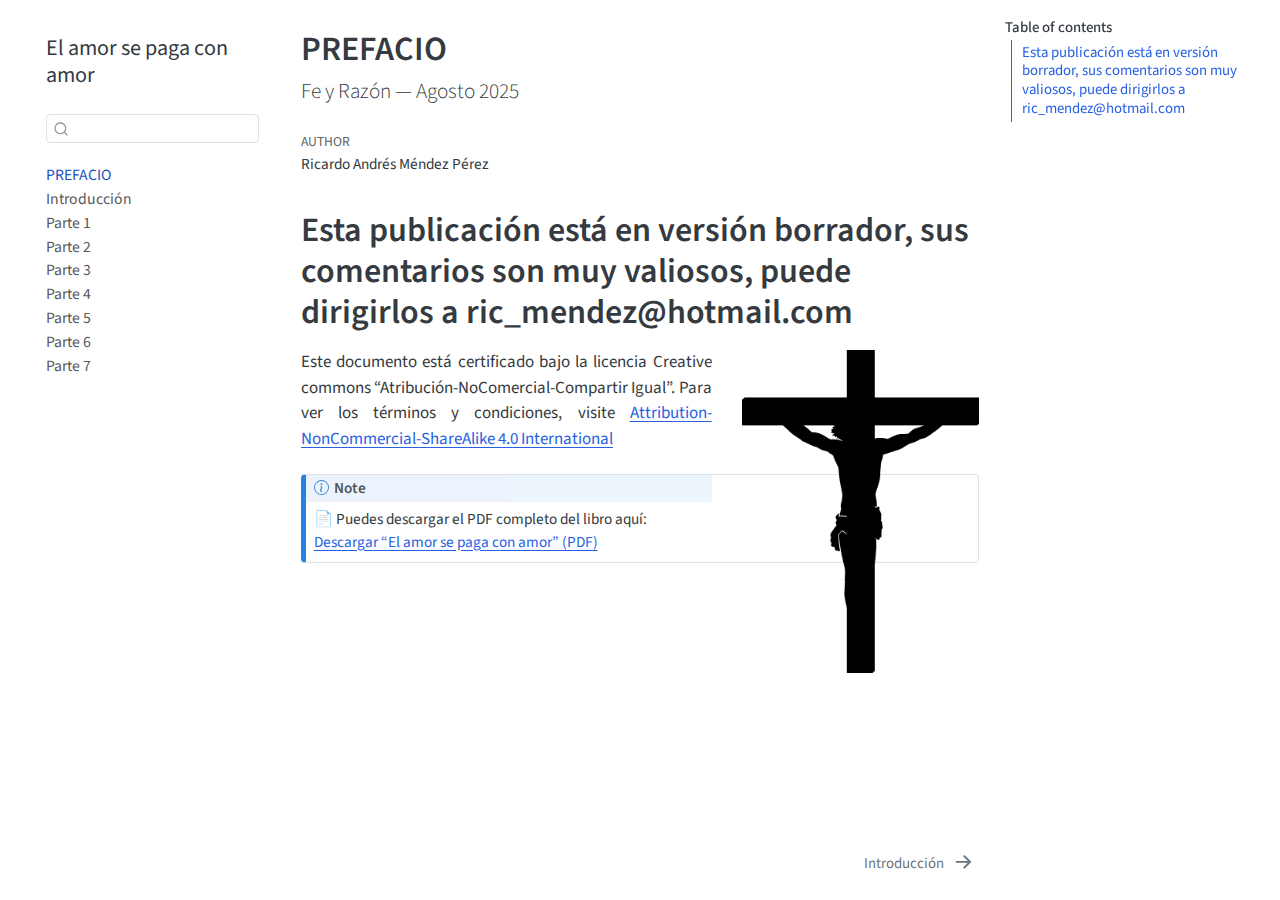
<file: _book/index.html>
<!DOCTYPE html>
<html xmlns="http://www.w3.org/1999/xhtml" lang="en" xml:lang="en"><head>

<meta charset="utf-8">
<meta name="generator" content="quarto-1.7.32">

<meta name="viewport" content="width=device-width, initial-scale=1.0, user-scalable=yes">

<meta name="author" content="Ricardo Méndez">

<title>PREFACIO</title>
<style>
code{white-space: pre-wrap;}
span.smallcaps{font-variant: small-caps;}
div.columns{display: flex; gap: min(4vw, 1.5em);}
div.column{flex: auto; overflow-x: auto;}
div.hanging-indent{margin-left: 1.5em; text-indent: -1.5em;}
ul.task-list{list-style: none;}
ul.task-list li input[type="checkbox"] {
  width: 0.8em;
  margin: 0 0.8em 0.2em -1em; /* quarto-specific, see https://github.com/quarto-dev/quarto-cli/issues/4556 */ 
  vertical-align: middle;
}
</style>


<script src="site_libs/quarto-nav/quarto-nav.js"></script>
<script src="site_libs/quarto-nav/headroom.min.js"></script>
<script src="site_libs/clipboard/clipboard.min.js"></script>
<script src="site_libs/quarto-search/autocomplete.umd.js"></script>
<script src="site_libs/quarto-search/fuse.min.js"></script>
<script src="site_libs/quarto-search/quarto-search.js"></script>
<meta name="quarto:offset" content="./">
<link href="./introduccion.html" rel="next">
<script src="site_libs/quarto-html/quarto.js" type="module"></script>
<script src="site_libs/quarto-html/tabsets/tabsets.js" type="module"></script>
<script src="site_libs/quarto-html/popper.min.js"></script>
<script src="site_libs/quarto-html/tippy.umd.min.js"></script>
<script src="site_libs/quarto-html/anchor.min.js"></script>
<link href="site_libs/quarto-html/tippy.css" rel="stylesheet">
<link href="site_libs/quarto-html/quarto-syntax-highlighting-37eea08aefeeee20ff55810ff984fec1.css" rel="stylesheet" id="quarto-text-highlighting-styles">
<script src="site_libs/bootstrap/bootstrap.min.js"></script>
<link href="site_libs/bootstrap/bootstrap-icons.css" rel="stylesheet">
<link href="site_libs/bootstrap/bootstrap-c55e2a8d3ca46a35957dc526d18088b4.min.css" rel="stylesheet" append-hash="true" id="quarto-bootstrap" data-mode="light">
<script id="quarto-search-options" type="application/json">{
  "location": "sidebar",
  "copy-button": false,
  "collapse-after": 3,
  "panel-placement": "start",
  "type": "textbox",
  "limit": 50,
  "keyboard-shortcut": [
    "f",
    "/",
    "s"
  ],
  "show-item-context": false,
  "language": {
    "search-no-results-text": "No results",
    "search-matching-documents-text": "matching documents",
    "search-copy-link-title": "Copy link to search",
    "search-hide-matches-text": "Hide additional matches",
    "search-more-match-text": "more match in this document",
    "search-more-matches-text": "more matches in this document",
    "search-clear-button-title": "Clear",
    "search-text-placeholder": "",
    "search-detached-cancel-button-title": "Cancel",
    "search-submit-button-title": "Submit",
    "search-label": "Search"
  }
}</script>


<link rel="stylesheet" href="styles.css">
</head>

<body class="nav-sidebar floating quarto-light">

<div id="quarto-search-results"></div>
  <header id="quarto-header" class="headroom fixed-top">
  <nav class="quarto-secondary-nav">
    <div class="container-fluid d-flex">
      <button type="button" class="quarto-btn-toggle btn" data-bs-toggle="collapse" role="button" data-bs-target=".quarto-sidebar-collapse-item" aria-controls="quarto-sidebar" aria-expanded="false" aria-label="Toggle sidebar navigation" onclick="if (window.quartoToggleHeadroom) { window.quartoToggleHeadroom(); }">
        <i class="bi bi-layout-text-sidebar-reverse"></i>
      </button>
        <nav class="quarto-page-breadcrumbs" aria-label="breadcrumb"><ol class="breadcrumb"><li class="breadcrumb-item"><a href="./index.html"><span class="chapter-title">PREFACIO</span></a></li></ol></nav>
        <a class="flex-grow-1" role="navigation" data-bs-toggle="collapse" data-bs-target=".quarto-sidebar-collapse-item" aria-controls="quarto-sidebar" aria-expanded="false" aria-label="Toggle sidebar navigation" onclick="if (window.quartoToggleHeadroom) { window.quartoToggleHeadroom(); }">      
        </a>
      <button type="button" class="btn quarto-search-button" aria-label="Search" onclick="window.quartoOpenSearch();">
        <i class="bi bi-search"></i>
      </button>
    </div>
  </nav>
</header>
<!-- content -->
<div id="quarto-content" class="quarto-container page-columns page-rows-contents page-layout-article">
<!-- sidebar -->
  <nav id="quarto-sidebar" class="sidebar collapse collapse-horizontal quarto-sidebar-collapse-item sidebar-navigation floating overflow-auto">
    <div class="pt-lg-2 mt-2 text-left sidebar-header">
    <div class="sidebar-title mb-0 py-0">
      <a href="./">El amor se paga con amor</a> 
    </div>
      </div>
        <div class="mt-2 flex-shrink-0 align-items-center">
        <div class="sidebar-search">
        <div id="quarto-search" class="" title="Search"></div>
        </div>
        </div>
    <div class="sidebar-menu-container"> 
    <ul class="list-unstyled mt-1">
        <li class="sidebar-item">
  <div class="sidebar-item-container"> 
  <a href="./index.html" class="sidebar-item-text sidebar-link active"><span class="chapter-title">PREFACIO</span></a>
  </div>
</li>
        <li class="sidebar-item">
  <div class="sidebar-item-container"> 
  <a href="./introduccion.html" class="sidebar-item-text sidebar-link"><span class="chapter-title">Introducción</span></a>
  </div>
</li>
        <li class="sidebar-item">
  <div class="sidebar-item-container"> 
  <a href="./capitulo_1.html" class="sidebar-item-text sidebar-link"><span class="chapter-title">Parte 1</span></a>
  </div>
</li>
        <li class="sidebar-item">
  <div class="sidebar-item-container"> 
  <a href="./capitulo_2.html" class="sidebar-item-text sidebar-link"><span class="chapter-title">Parte 2</span></a>
  </div>
</li>
        <li class="sidebar-item">
  <div class="sidebar-item-container"> 
  <a href="./capitulo_3.html" class="sidebar-item-text sidebar-link"><span class="chapter-title">Parte 3</span></a>
  </div>
</li>
        <li class="sidebar-item">
  <div class="sidebar-item-container"> 
  <a href="./capitulo_4.html" class="sidebar-item-text sidebar-link"><span class="chapter-title">Parte 4</span></a>
  </div>
</li>
        <li class="sidebar-item">
  <div class="sidebar-item-container"> 
  <a href="./capitulo_5.html" class="sidebar-item-text sidebar-link"><span class="chapter-title">Parte 5</span></a>
  </div>
</li>
        <li class="sidebar-item">
  <div class="sidebar-item-container"> 
  <a href="./capitulo_6.html" class="sidebar-item-text sidebar-link"><span class="chapter-title">Parte 6</span></a>
  </div>
</li>
        <li class="sidebar-item">
  <div class="sidebar-item-container"> 
  <a href="./capitulo_7.html" class="sidebar-item-text sidebar-link"><span class="chapter-title">Parte 7</span></a>
  </div>
</li>
    </ul>
    </div>
</nav>
<div id="quarto-sidebar-glass" class="quarto-sidebar-collapse-item" data-bs-toggle="collapse" data-bs-target=".quarto-sidebar-collapse-item"></div>
<!-- margin-sidebar -->
    <div id="quarto-margin-sidebar" class="sidebar margin-sidebar">
        <nav id="TOC" role="doc-toc" class="toc-active">
    <h2 id="toc-title">Table of contents</h2>
   
  <ul>
  <li><a href="#esta-publicación-está-en-versión-borrador-sus-comentarios-son-muy-valiosos-puede-dirigirlos-a-ric_mendezhotmail.com" id="toc-esta-publicación-está-en-versión-borrador-sus-comentarios-son-muy-valiosos-puede-dirigirlos-a-ric_mendezhotmail.com" class="nav-link active" data-scroll-target="#esta-publicación-está-en-versión-borrador-sus-comentarios-son-muy-valiosos-puede-dirigirlos-a-ric_mendezhotmail.com">Esta publicación está en versión borrador, sus comentarios son muy valiosos, puede dirigirlos a ric_mendez@hotmail.com</a></li>
  </ul>
</nav>
    </div>
<!-- main -->
<main class="content" id="quarto-document-content">

<header id="title-block-header" class="quarto-title-block default">
<div class="quarto-title">
<h1 class="title">PREFACIO</h1>
<p class="subtitle lead">Fe y Razón — Agosto 2025</p>
</div>



<div class="quarto-title-meta">

    <div>
    <div class="quarto-title-meta-heading">Author</div>
    <div class="quarto-title-meta-contents">
             <p>Ricardo Andrés Méndez Pérez </p>
          </div>
  </div>
    
  
    
  </div>
  


</header>



<section id="esta-publicación-está-en-versión-borrador-sus-comentarios-son-muy-valiosos-puede-dirigirlos-a-ric_mendezhotmail.com" class="level1 unnumbered">
<h1 class="unnumbered">Esta publicación está en versión borrador, sus comentarios son muy valiosos, puede dirigirlos a ric_mendez@hotmail.com</h1><p><img src="portada.png" title="El amor se paga con amor" class="quarto-cover-image nolightbox img-fluid"></p>
<p>Este documento está certificado bajo la licencia Creative commons “Atribución-NoComercial-Compartir Igual”. Para ver los términos y condiciones, visite <a href="https://creativecommons.org/licenses/by-nc-sa/4.0/deed.en">Attribution-NonCommercial-ShareAlike 4.0 International</a></p>
<div class="callout callout-style-default callout-note callout-titled">
<div class="callout-header d-flex align-content-center">
<div class="callout-icon-container">
<i class="callout-icon"></i>
</div>
<div class="callout-title-container flex-fill">
Note
</div>
</div>
<div class="callout-body-container callout-body">
<p>📄 Puedes descargar el PDF completo del libro aquí:<br>
<a href="https://github.com/RicMendezP/El_amor_se_paga_con_amor/raw/main/El_amor_se_paga_con_amor_agosto_13_2025.pdf" target="_blank">Descargar “El amor se paga con amor” (PDF)</a></p>
</div>
</div>


</section>

</main> <!-- /main -->
<script id="quarto-html-after-body" type="application/javascript">
  window.document.addEventListener("DOMContentLoaded", function (event) {
    const icon = "";
    const anchorJS = new window.AnchorJS();
    anchorJS.options = {
      placement: 'right',
      icon: icon
    };
    anchorJS.add('.anchored');
    const isCodeAnnotation = (el) => {
      for (const clz of el.classList) {
        if (clz.startsWith('code-annotation-')) {                     
          return true;
        }
      }
      return false;
    }
    const onCopySuccess = function(e) {
      // button target
      const button = e.trigger;
      // don't keep focus
      button.blur();
      // flash "checked"
      button.classList.add('code-copy-button-checked');
      var currentTitle = button.getAttribute("title");
      button.setAttribute("title", "Copied!");
      let tooltip;
      if (window.bootstrap) {
        button.setAttribute("data-bs-toggle", "tooltip");
        button.setAttribute("data-bs-placement", "left");
        button.setAttribute("data-bs-title", "Copied!");
        tooltip = new bootstrap.Tooltip(button, 
          { trigger: "manual", 
            customClass: "code-copy-button-tooltip",
            offset: [0, -8]});
        tooltip.show();    
      }
      setTimeout(function() {
        if (tooltip) {
          tooltip.hide();
          button.removeAttribute("data-bs-title");
          button.removeAttribute("data-bs-toggle");
          button.removeAttribute("data-bs-placement");
        }
        button.setAttribute("title", currentTitle);
        button.classList.remove('code-copy-button-checked');
      }, 1000);
      // clear code selection
      e.clearSelection();
    }
    const getTextToCopy = function(trigger) {
        const codeEl = trigger.previousElementSibling.cloneNode(true);
        for (const childEl of codeEl.children) {
          if (isCodeAnnotation(childEl)) {
            childEl.remove();
          }
        }
        return codeEl.innerText;
    }
    const clipboard = new window.ClipboardJS('.code-copy-button:not([data-in-quarto-modal])', {
      text: getTextToCopy
    });
    clipboard.on('success', onCopySuccess);
    if (window.document.getElementById('quarto-embedded-source-code-modal')) {
      const clipboardModal = new window.ClipboardJS('.code-copy-button[data-in-quarto-modal]', {
        text: getTextToCopy,
        container: window.document.getElementById('quarto-embedded-source-code-modal')
      });
      clipboardModal.on('success', onCopySuccess);
    }
      var localhostRegex = new RegExp(/^(?:http|https):\/\/localhost\:?[0-9]*\//);
      var mailtoRegex = new RegExp(/^mailto:/);
        var filterRegex = new RegExp('/' + window.location.host + '/');
      var isInternal = (href) => {
          return filterRegex.test(href) || localhostRegex.test(href) || mailtoRegex.test(href);
      }
      // Inspect non-navigation links and adorn them if external
     var links = window.document.querySelectorAll('a[href]:not(.nav-link):not(.navbar-brand):not(.toc-action):not(.sidebar-link):not(.sidebar-item-toggle):not(.pagination-link):not(.no-external):not([aria-hidden]):not(.dropdown-item):not(.quarto-navigation-tool):not(.about-link)');
      for (var i=0; i<links.length; i++) {
        const link = links[i];
        if (!isInternal(link.href)) {
          // undo the damage that might have been done by quarto-nav.js in the case of
          // links that we want to consider external
          if (link.dataset.originalHref !== undefined) {
            link.href = link.dataset.originalHref;
          }
        }
      }
    function tippyHover(el, contentFn, onTriggerFn, onUntriggerFn) {
      const config = {
        allowHTML: true,
        maxWidth: 500,
        delay: 100,
        arrow: false,
        appendTo: function(el) {
            return el.parentElement;
        },
        interactive: true,
        interactiveBorder: 10,
        theme: 'quarto',
        placement: 'bottom-start',
      };
      if (contentFn) {
        config.content = contentFn;
      }
      if (onTriggerFn) {
        config.onTrigger = onTriggerFn;
      }
      if (onUntriggerFn) {
        config.onUntrigger = onUntriggerFn;
      }
      window.tippy(el, config); 
    }
    const noterefs = window.document.querySelectorAll('a[role="doc-noteref"]');
    for (var i=0; i<noterefs.length; i++) {
      const ref = noterefs[i];
      tippyHover(ref, function() {
        // use id or data attribute instead here
        let href = ref.getAttribute('data-footnote-href') || ref.getAttribute('href');
        try { href = new URL(href).hash; } catch {}
        const id = href.replace(/^#\/?/, "");
        const note = window.document.getElementById(id);
        if (note) {
          return note.innerHTML;
        } else {
          return "";
        }
      });
    }
    const xrefs = window.document.querySelectorAll('a.quarto-xref');
    const processXRef = (id, note) => {
      // Strip column container classes
      const stripColumnClz = (el) => {
        el.classList.remove("page-full", "page-columns");
        if (el.children) {
          for (const child of el.children) {
            stripColumnClz(child);
          }
        }
      }
      stripColumnClz(note)
      if (id === null || id.startsWith('sec-')) {
        // Special case sections, only their first couple elements
        const container = document.createElement("div");
        if (note.children && note.children.length > 2) {
          container.appendChild(note.children[0].cloneNode(true));
          for (let i = 1; i < note.children.length; i++) {
            const child = note.children[i];
            if (child.tagName === "P" && child.innerText === "") {
              continue;
            } else {
              container.appendChild(child.cloneNode(true));
              break;
            }
          }
          if (window.Quarto?.typesetMath) {
            window.Quarto.typesetMath(container);
          }
          return container.innerHTML
        } else {
          if (window.Quarto?.typesetMath) {
            window.Quarto.typesetMath(note);
          }
          return note.innerHTML;
        }
      } else {
        // Remove any anchor links if they are present
        const anchorLink = note.querySelector('a.anchorjs-link');
        if (anchorLink) {
          anchorLink.remove();
        }
        if (window.Quarto?.typesetMath) {
          window.Quarto.typesetMath(note);
        }
        if (note.classList.contains("callout")) {
          return note.outerHTML;
        } else {
          return note.innerHTML;
        }
      }
    }
    for (var i=0; i<xrefs.length; i++) {
      const xref = xrefs[i];
      tippyHover(xref, undefined, function(instance) {
        instance.disable();
        let url = xref.getAttribute('href');
        let hash = undefined; 
        if (url.startsWith('#')) {
          hash = url;
        } else {
          try { hash = new URL(url).hash; } catch {}
        }
        if (hash) {
          const id = hash.replace(/^#\/?/, "");
          const note = window.document.getElementById(id);
          if (note !== null) {
            try {
              const html = processXRef(id, note.cloneNode(true));
              instance.setContent(html);
            } finally {
              instance.enable();
              instance.show();
            }
          } else {
            // See if we can fetch this
            fetch(url.split('#')[0])
            .then(res => res.text())
            .then(html => {
              const parser = new DOMParser();
              const htmlDoc = parser.parseFromString(html, "text/html");
              const note = htmlDoc.getElementById(id);
              if (note !== null) {
                const html = processXRef(id, note);
                instance.setContent(html);
              } 
            }).finally(() => {
              instance.enable();
              instance.show();
            });
          }
        } else {
          // See if we can fetch a full url (with no hash to target)
          // This is a special case and we should probably do some content thinning / targeting
          fetch(url)
          .then(res => res.text())
          .then(html => {
            const parser = new DOMParser();
            const htmlDoc = parser.parseFromString(html, "text/html");
            const note = htmlDoc.querySelector('main.content');
            if (note !== null) {
              // This should only happen for chapter cross references
              // (since there is no id in the URL)
              // remove the first header
              if (note.children.length > 0 && note.children[0].tagName === "HEADER") {
                note.children[0].remove();
              }
              const html = processXRef(null, note);
              instance.setContent(html);
            } 
          }).finally(() => {
            instance.enable();
            instance.show();
          });
        }
      }, function(instance) {
      });
    }
        let selectedAnnoteEl;
        const selectorForAnnotation = ( cell, annotation) => {
          let cellAttr = 'data-code-cell="' + cell + '"';
          let lineAttr = 'data-code-annotation="' +  annotation + '"';
          const selector = 'span[' + cellAttr + '][' + lineAttr + ']';
          return selector;
        }
        const selectCodeLines = (annoteEl) => {
          const doc = window.document;
          const targetCell = annoteEl.getAttribute("data-target-cell");
          const targetAnnotation = annoteEl.getAttribute("data-target-annotation");
          const annoteSpan = window.document.querySelector(selectorForAnnotation(targetCell, targetAnnotation));
          const lines = annoteSpan.getAttribute("data-code-lines").split(",");
          const lineIds = lines.map((line) => {
            return targetCell + "-" + line;
          })
          let top = null;
          let height = null;
          let parent = null;
          if (lineIds.length > 0) {
              //compute the position of the single el (top and bottom and make a div)
              const el = window.document.getElementById(lineIds[0]);
              top = el.offsetTop;
              height = el.offsetHeight;
              parent = el.parentElement.parentElement;
            if (lineIds.length > 1) {
              const lastEl = window.document.getElementById(lineIds[lineIds.length - 1]);
              const bottom = lastEl.offsetTop + lastEl.offsetHeight;
              height = bottom - top;
            }
            if (top !== null && height !== null && parent !== null) {
              // cook up a div (if necessary) and position it 
              let div = window.document.getElementById("code-annotation-line-highlight");
              if (div === null) {
                div = window.document.createElement("div");
                div.setAttribute("id", "code-annotation-line-highlight");
                div.style.position = 'absolute';
                parent.appendChild(div);
              }
              div.style.top = top - 2 + "px";
              div.style.height = height + 4 + "px";
              div.style.left = 0;
              let gutterDiv = window.document.getElementById("code-annotation-line-highlight-gutter");
              if (gutterDiv === null) {
                gutterDiv = window.document.createElement("div");
                gutterDiv.setAttribute("id", "code-annotation-line-highlight-gutter");
                gutterDiv.style.position = 'absolute';
                const codeCell = window.document.getElementById(targetCell);
                const gutter = codeCell.querySelector('.code-annotation-gutter');
                gutter.appendChild(gutterDiv);
              }
              gutterDiv.style.top = top - 2 + "px";
              gutterDiv.style.height = height + 4 + "px";
            }
            selectedAnnoteEl = annoteEl;
          }
        };
        const unselectCodeLines = () => {
          const elementsIds = ["code-annotation-line-highlight", "code-annotation-line-highlight-gutter"];
          elementsIds.forEach((elId) => {
            const div = window.document.getElementById(elId);
            if (div) {
              div.remove();
            }
          });
          selectedAnnoteEl = undefined;
        };
          // Handle positioning of the toggle
      window.addEventListener(
        "resize",
        throttle(() => {
          elRect = undefined;
          if (selectedAnnoteEl) {
            selectCodeLines(selectedAnnoteEl);
          }
        }, 10)
      );
      function throttle(fn, ms) {
      let throttle = false;
      let timer;
        return (...args) => {
          if(!throttle) { // first call gets through
              fn.apply(this, args);
              throttle = true;
          } else { // all the others get throttled
              if(timer) clearTimeout(timer); // cancel #2
              timer = setTimeout(() => {
                fn.apply(this, args);
                timer = throttle = false;
              }, ms);
          }
        };
      }
        // Attach click handler to the DT
        const annoteDls = window.document.querySelectorAll('dt[data-target-cell]');
        for (const annoteDlNode of annoteDls) {
          annoteDlNode.addEventListener('click', (event) => {
            const clickedEl = event.target;
            if (clickedEl !== selectedAnnoteEl) {
              unselectCodeLines();
              const activeEl = window.document.querySelector('dt[data-target-cell].code-annotation-active');
              if (activeEl) {
                activeEl.classList.remove('code-annotation-active');
              }
              selectCodeLines(clickedEl);
              clickedEl.classList.add('code-annotation-active');
            } else {
              // Unselect the line
              unselectCodeLines();
              clickedEl.classList.remove('code-annotation-active');
            }
          });
        }
    const findCites = (el) => {
      const parentEl = el.parentElement;
      if (parentEl) {
        const cites = parentEl.dataset.cites;
        if (cites) {
          return {
            el,
            cites: cites.split(' ')
          };
        } else {
          return findCites(el.parentElement)
        }
      } else {
        return undefined;
      }
    };
    var bibliorefs = window.document.querySelectorAll('a[role="doc-biblioref"]');
    for (var i=0; i<bibliorefs.length; i++) {
      const ref = bibliorefs[i];
      const citeInfo = findCites(ref);
      if (citeInfo) {
        tippyHover(citeInfo.el, function() {
          var popup = window.document.createElement('div');
          citeInfo.cites.forEach(function(cite) {
            var citeDiv = window.document.createElement('div');
            citeDiv.classList.add('hanging-indent');
            citeDiv.classList.add('csl-entry');
            var biblioDiv = window.document.getElementById('ref-' + cite);
            if (biblioDiv) {
              citeDiv.innerHTML = biblioDiv.innerHTML;
            }
            popup.appendChild(citeDiv);
          });
          return popup.innerHTML;
        });
      }
    }
  });
  </script>
<nav class="page-navigation">
  <div class="nav-page nav-page-previous">
  </div>
  <div class="nav-page nav-page-next">
      <a href="./introduccion.html" class="pagination-link" aria-label="Introducción">
        <span class="nav-page-text"><span class="chapter-title">Introducción</span></span> <i class="bi bi-arrow-right-short"></i>
      </a>
  </div>
</nav>
</div> <!-- /content -->




</body></html>
</file>
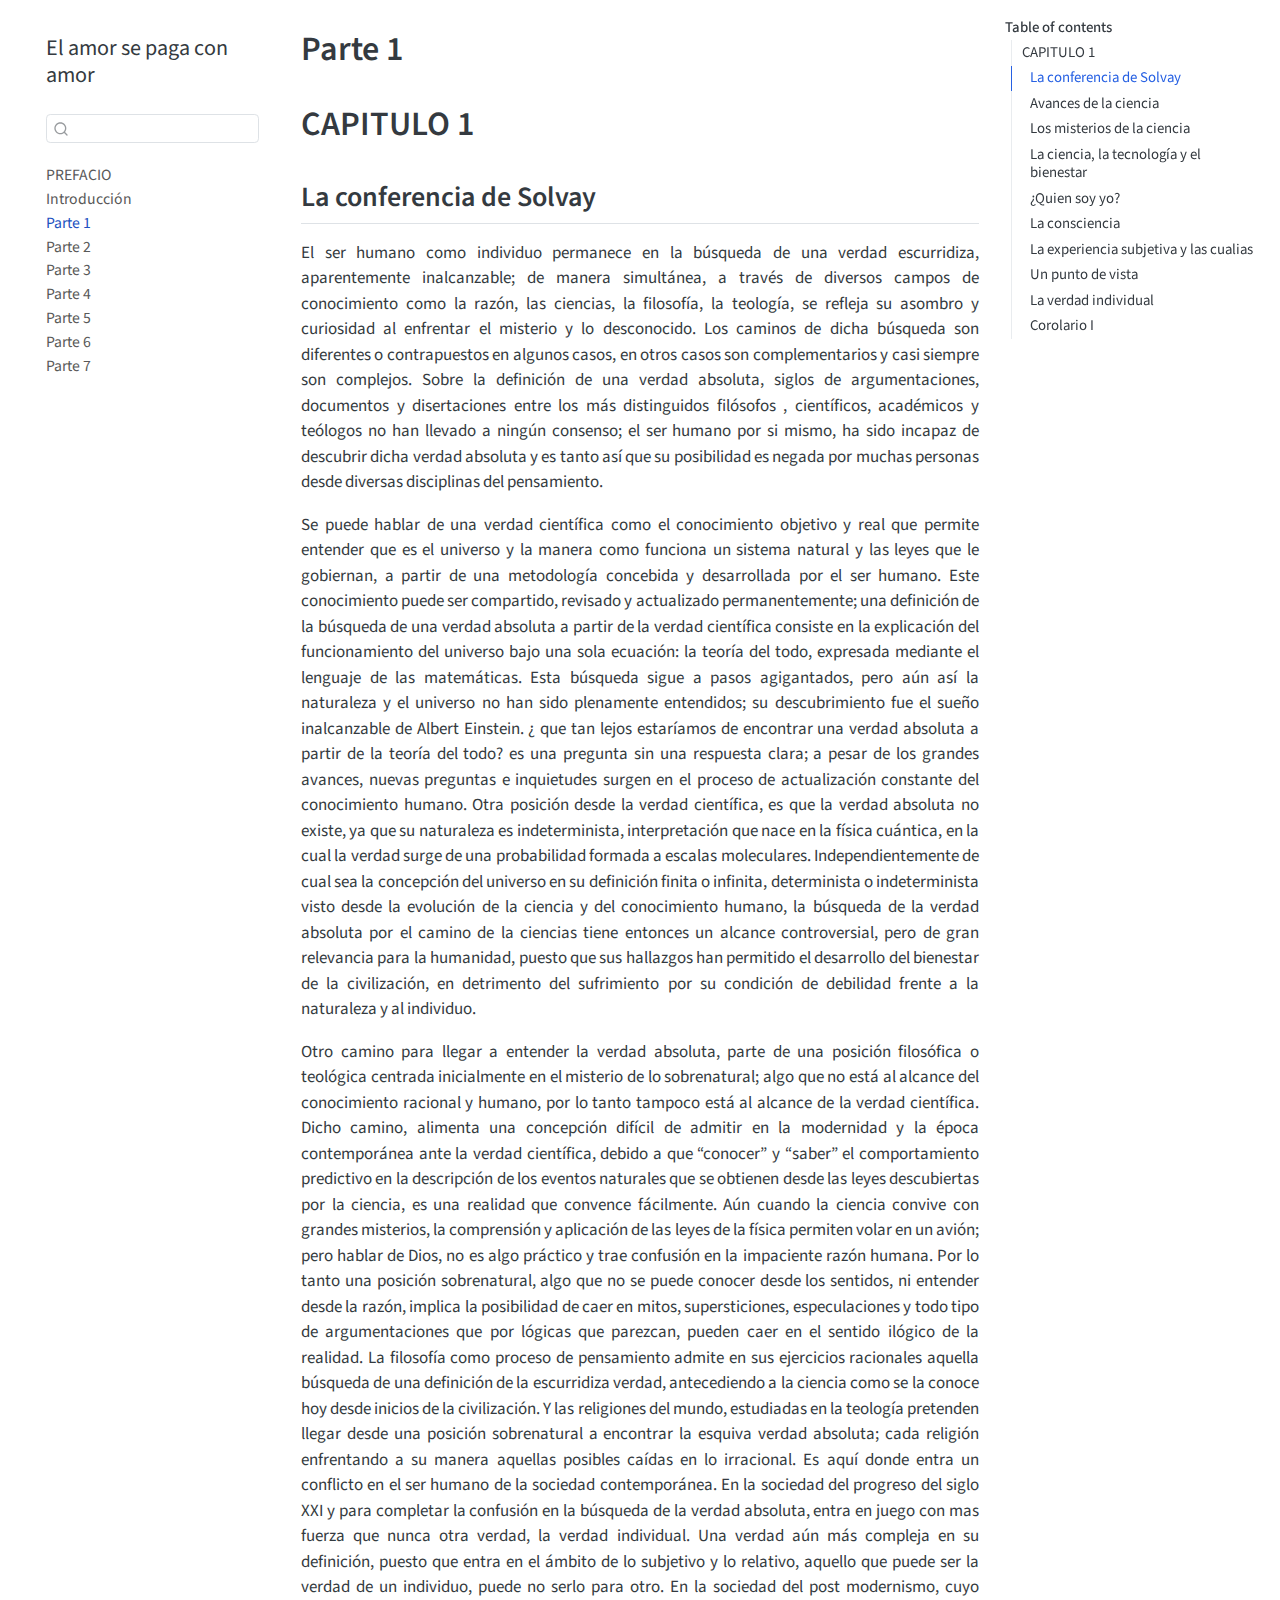
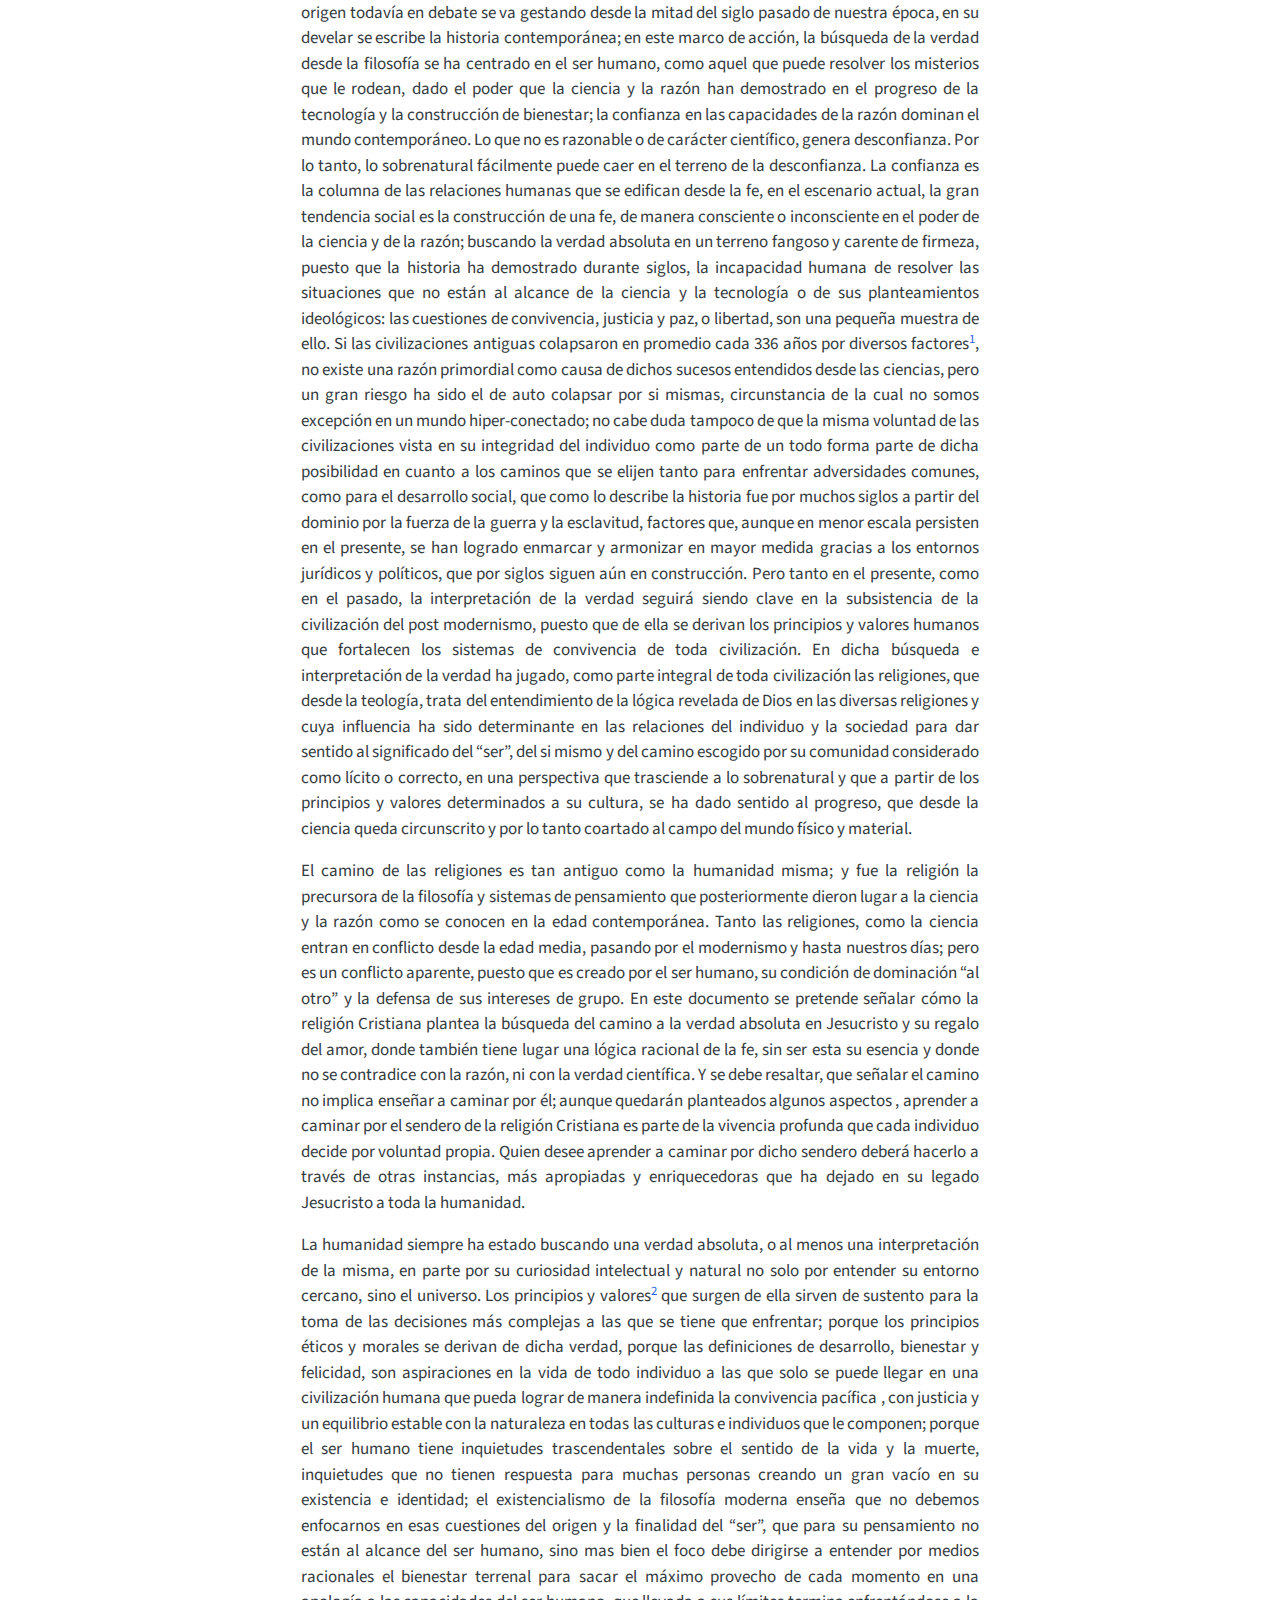
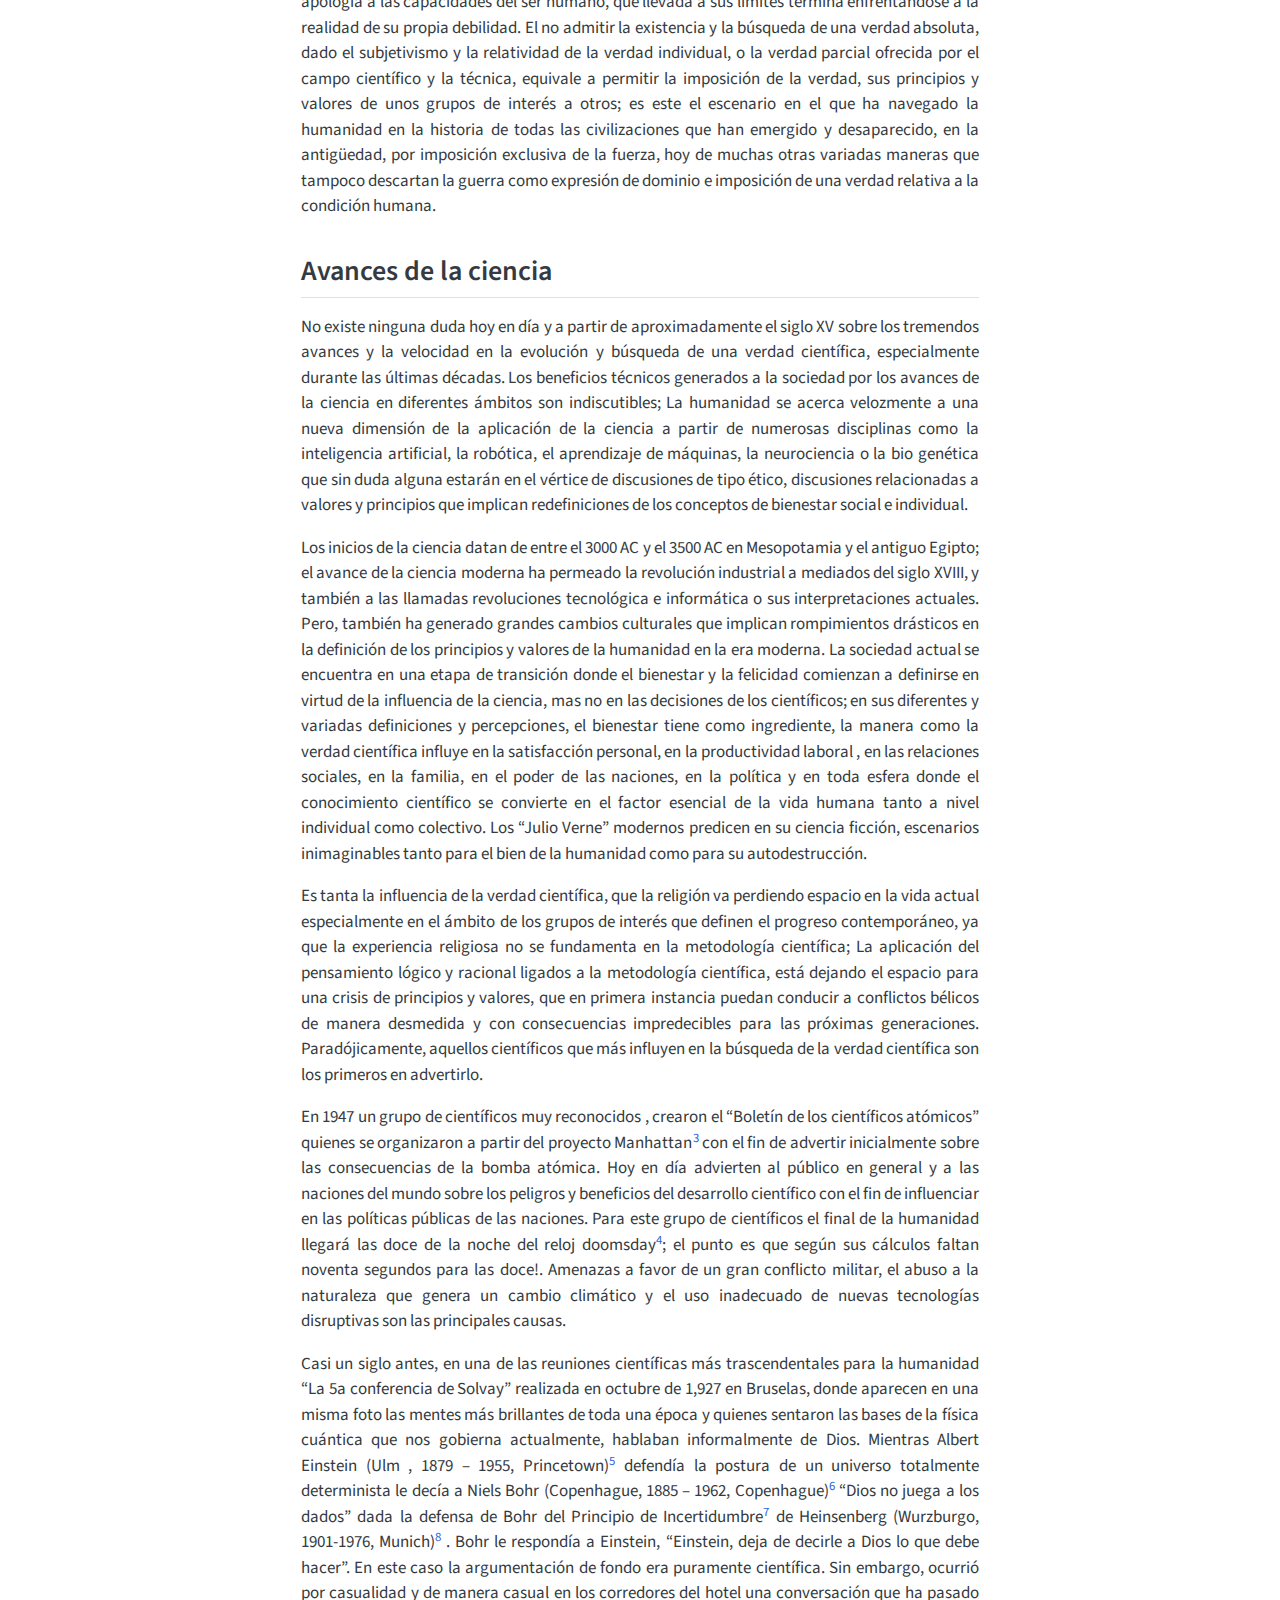
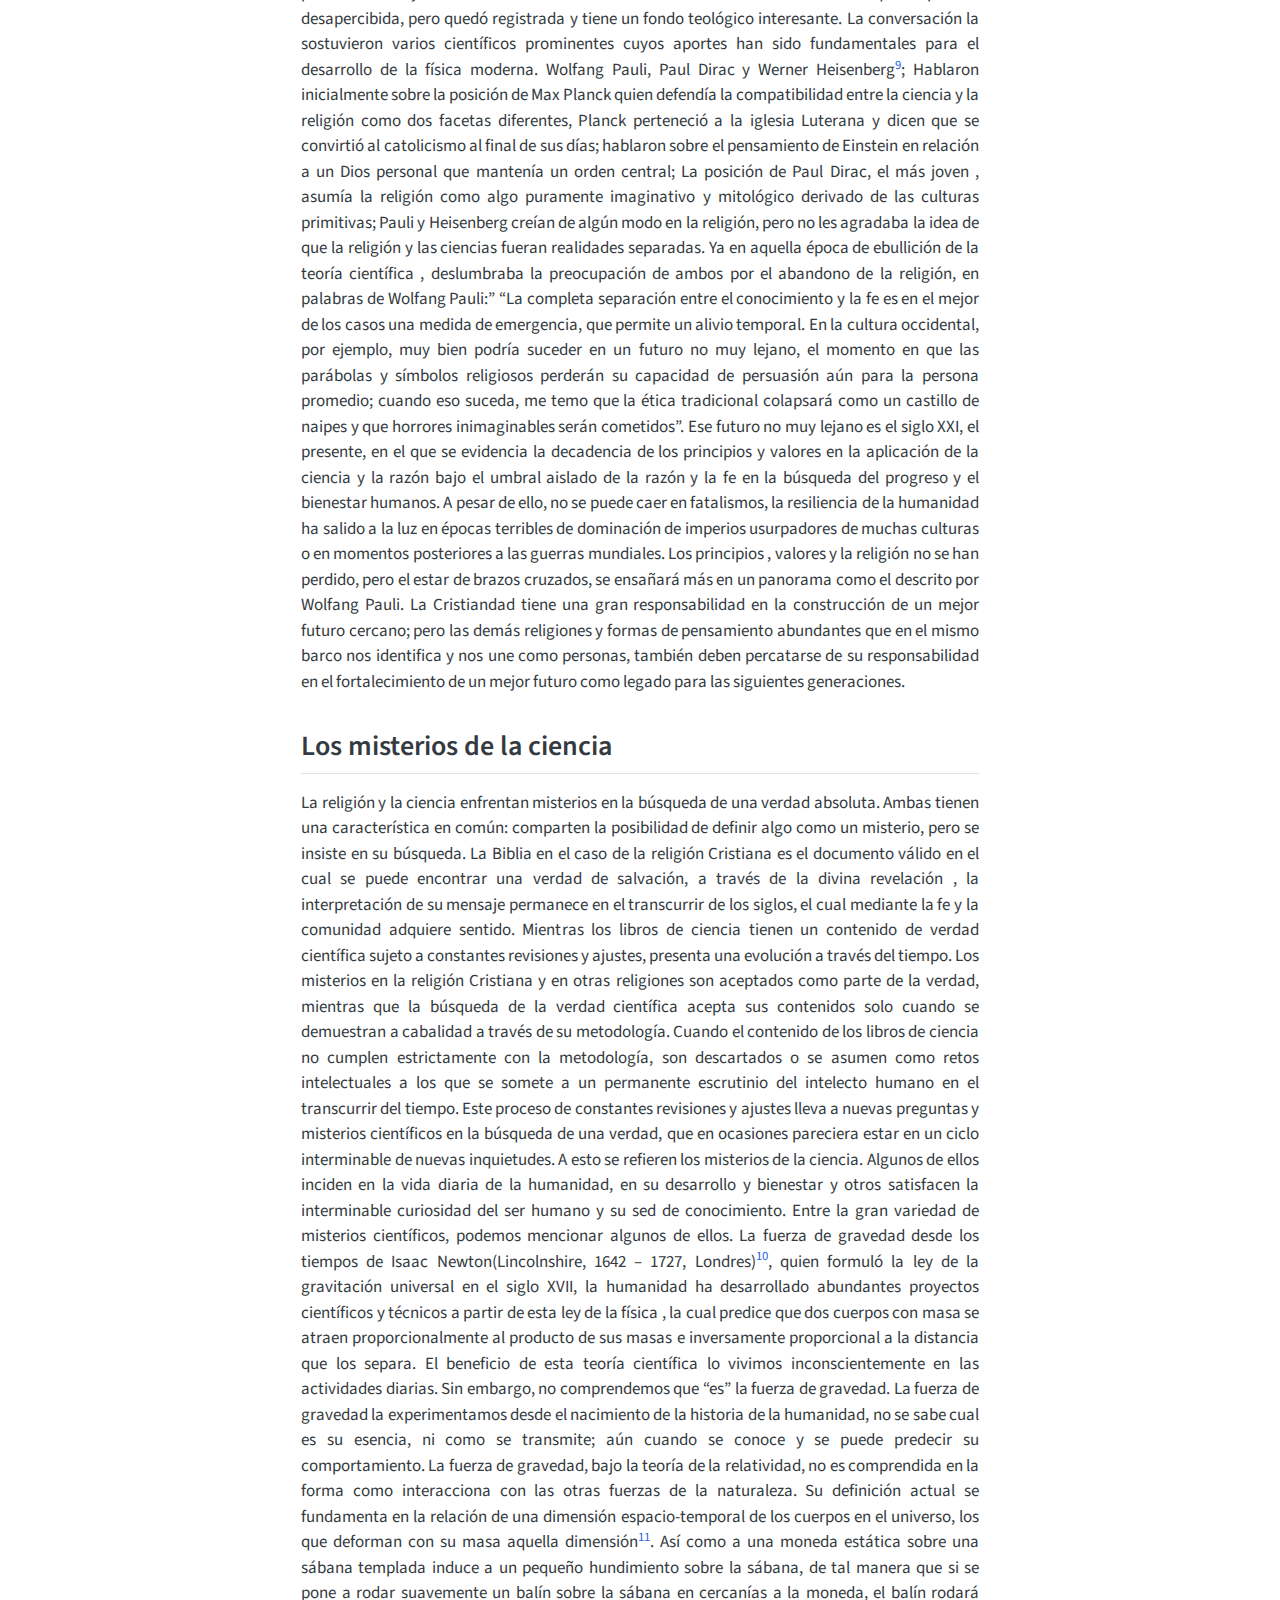
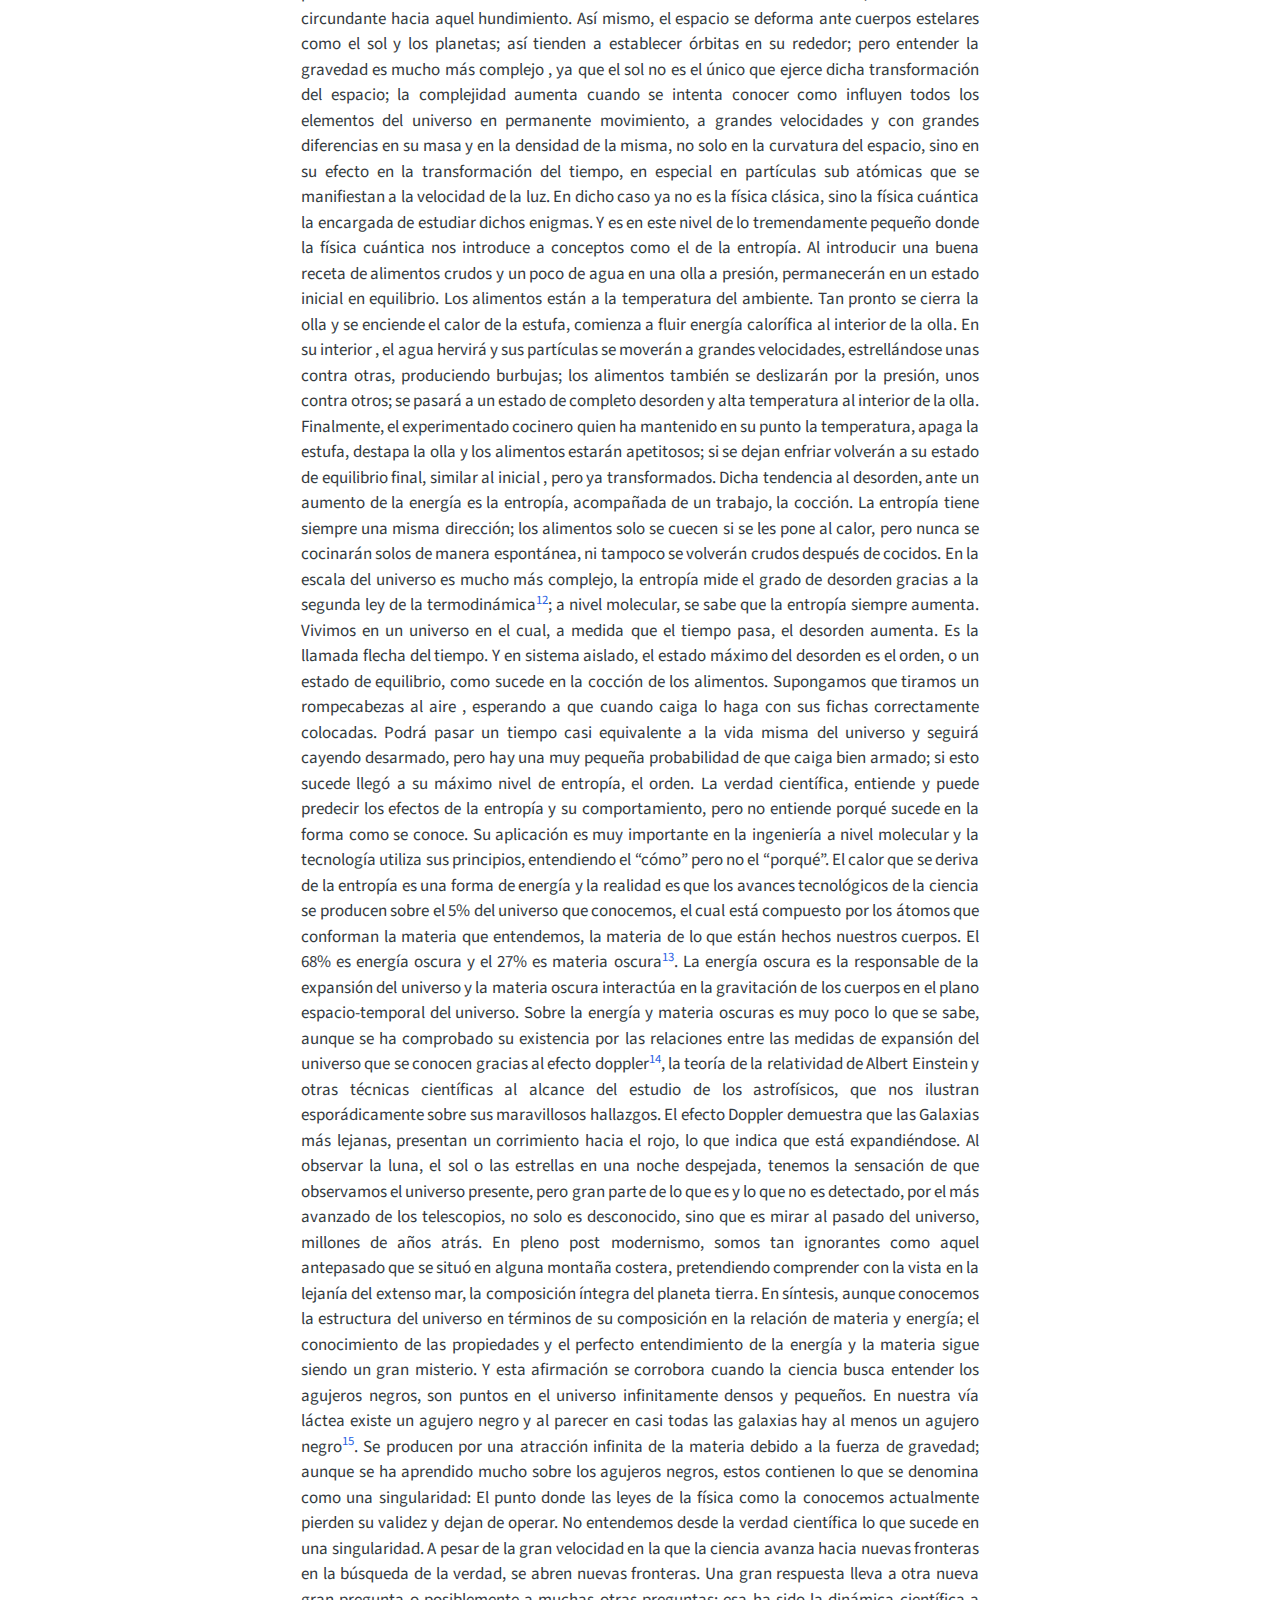
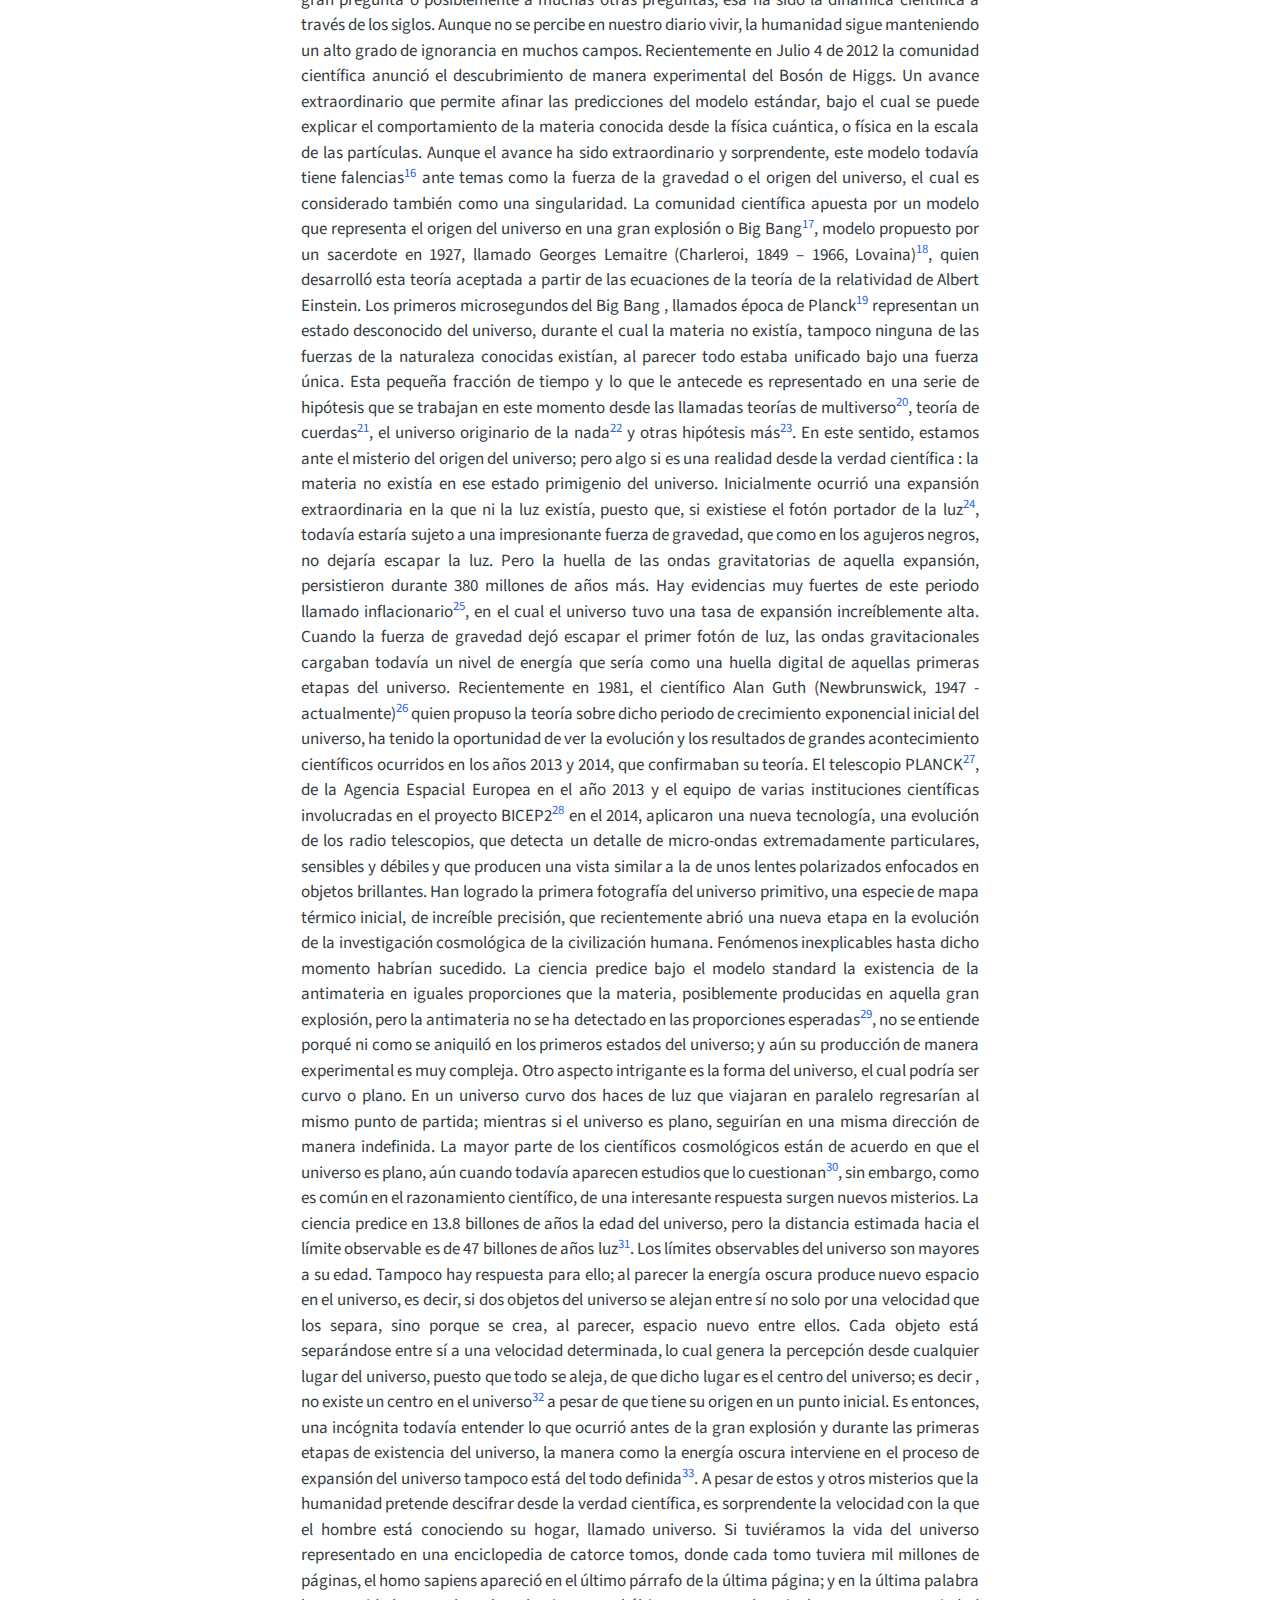
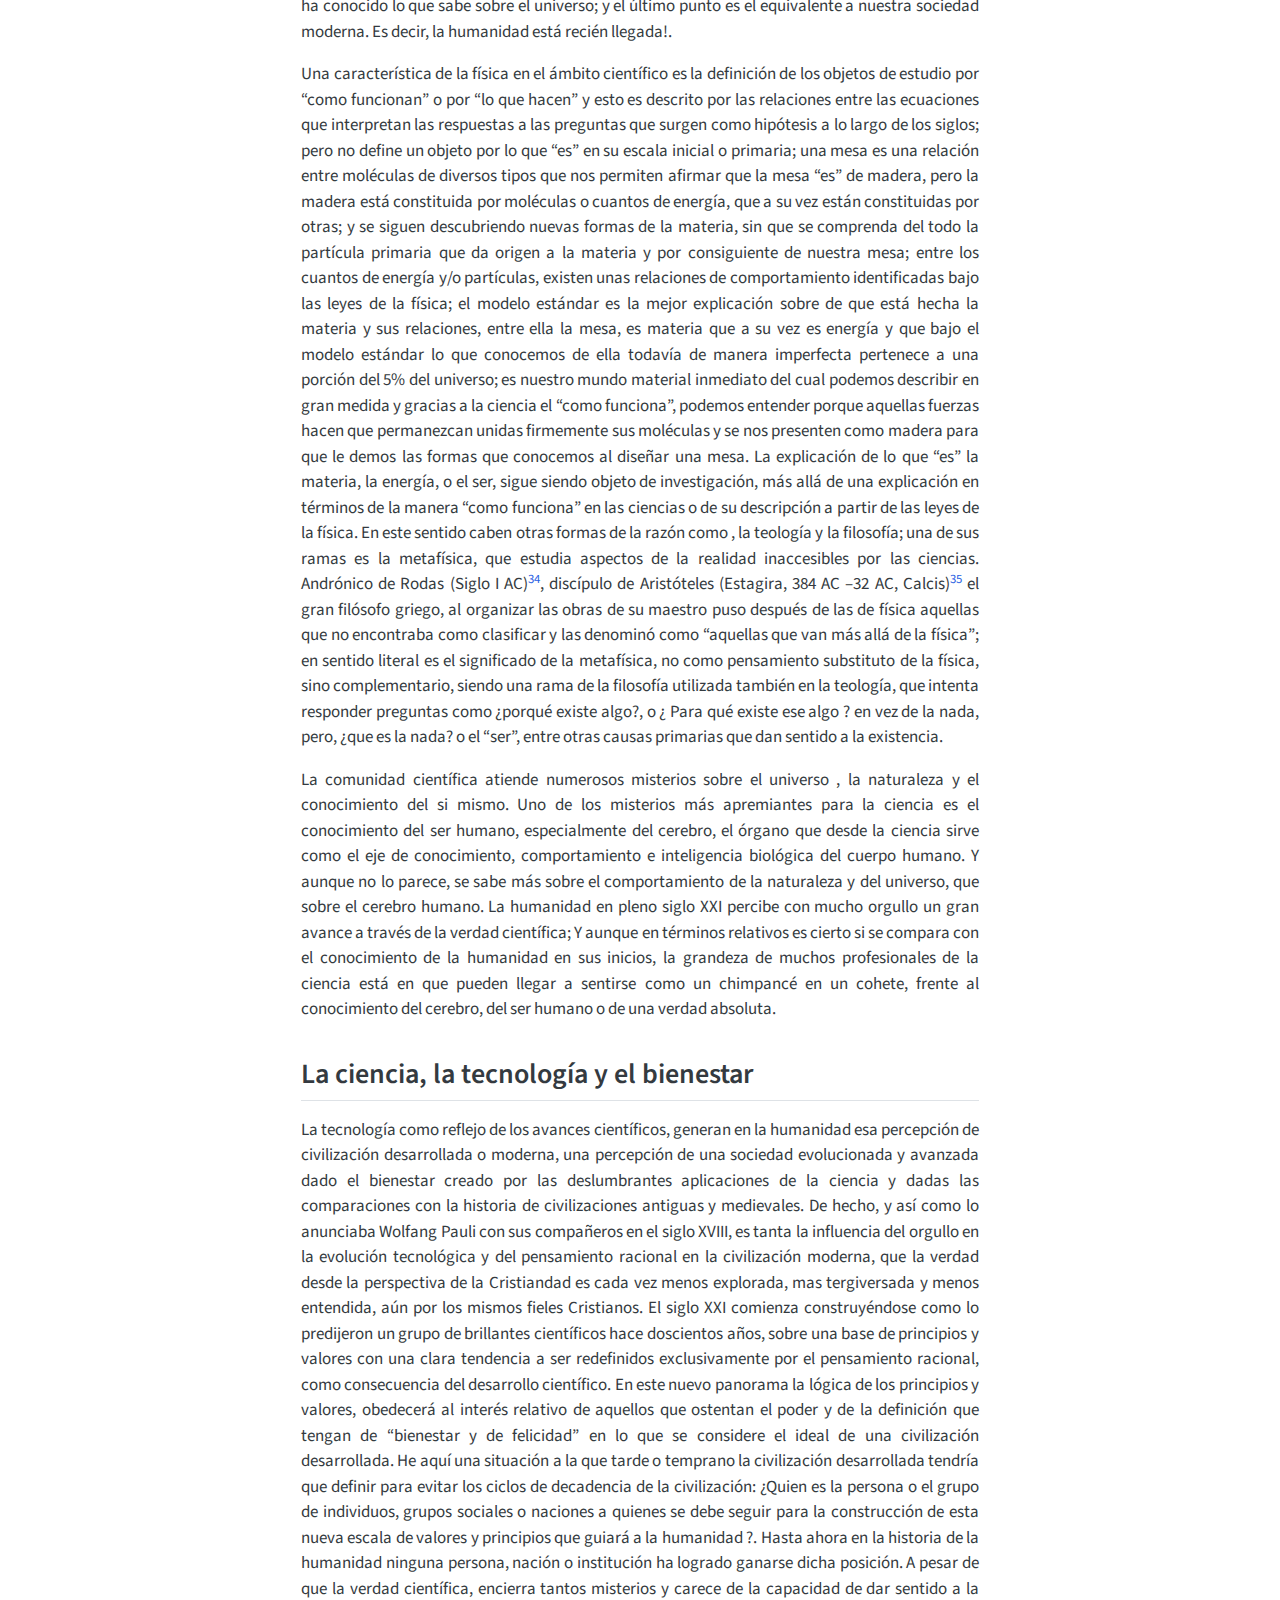
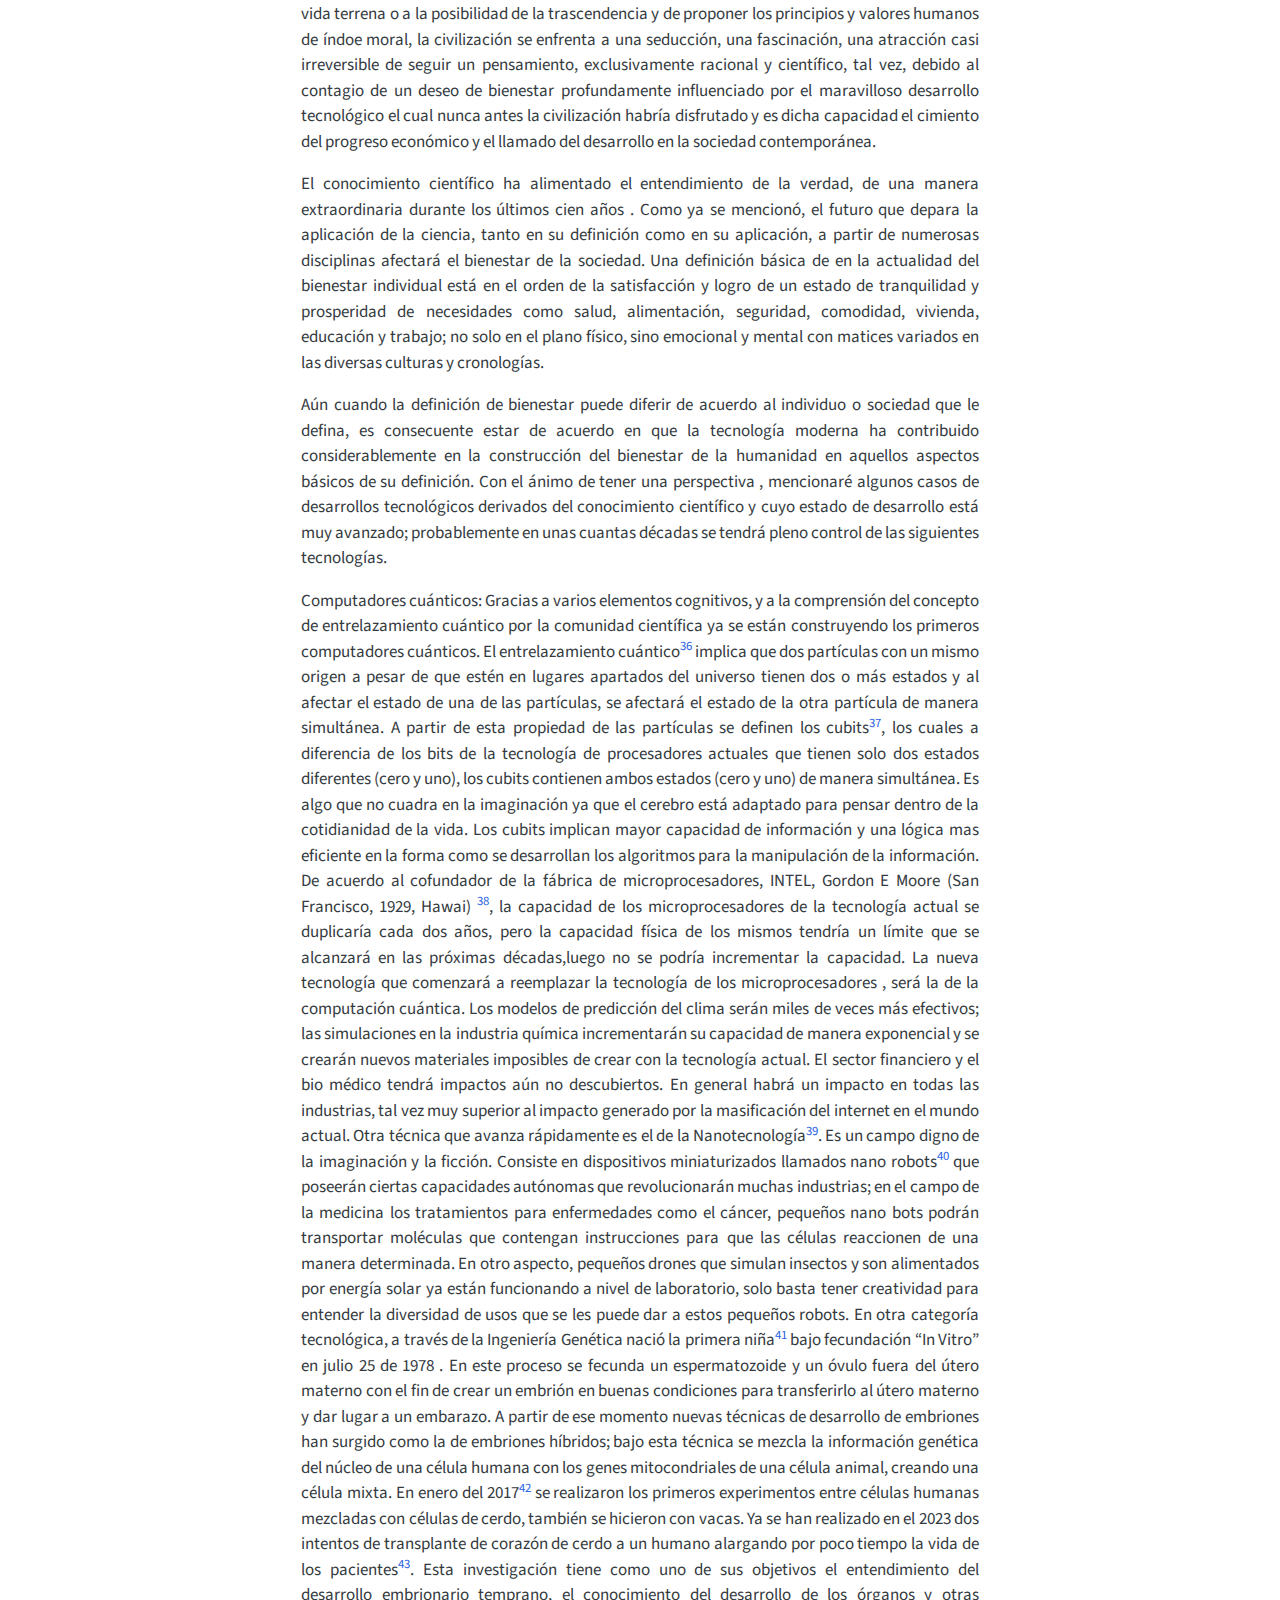
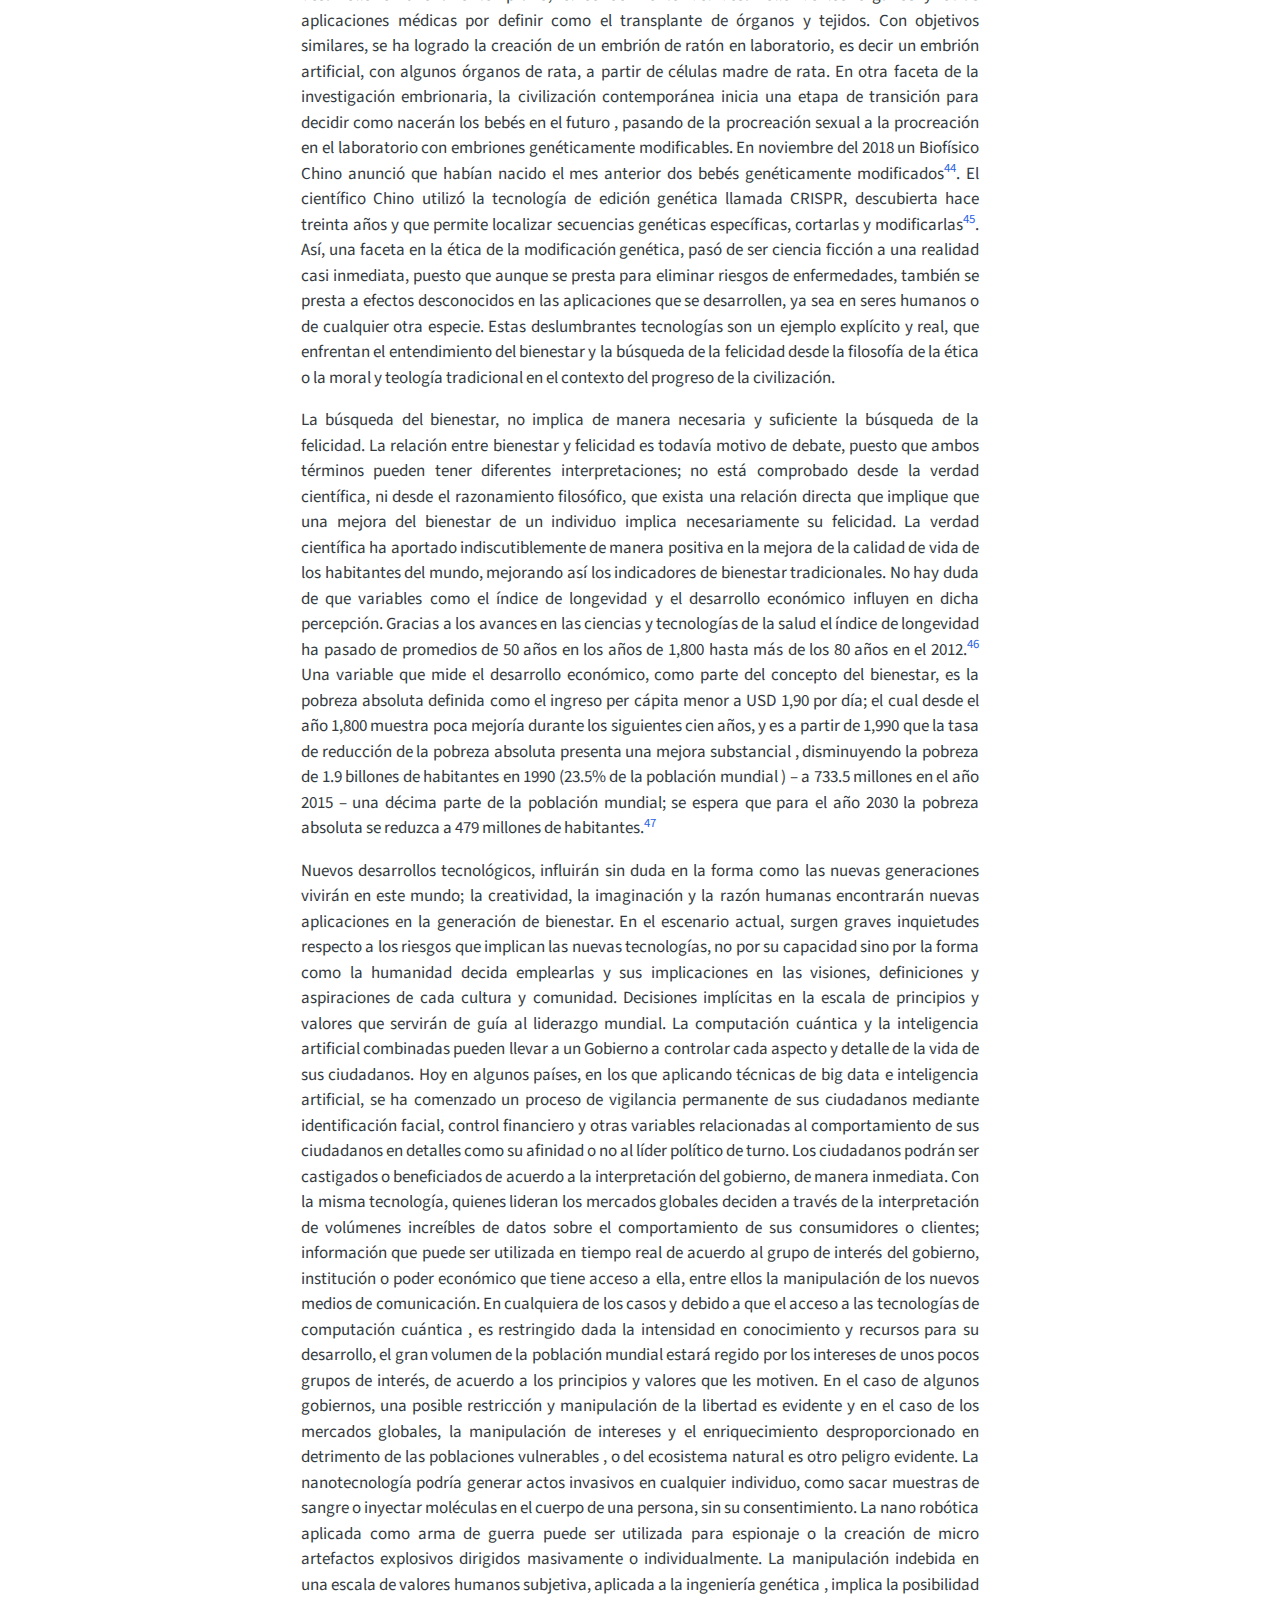
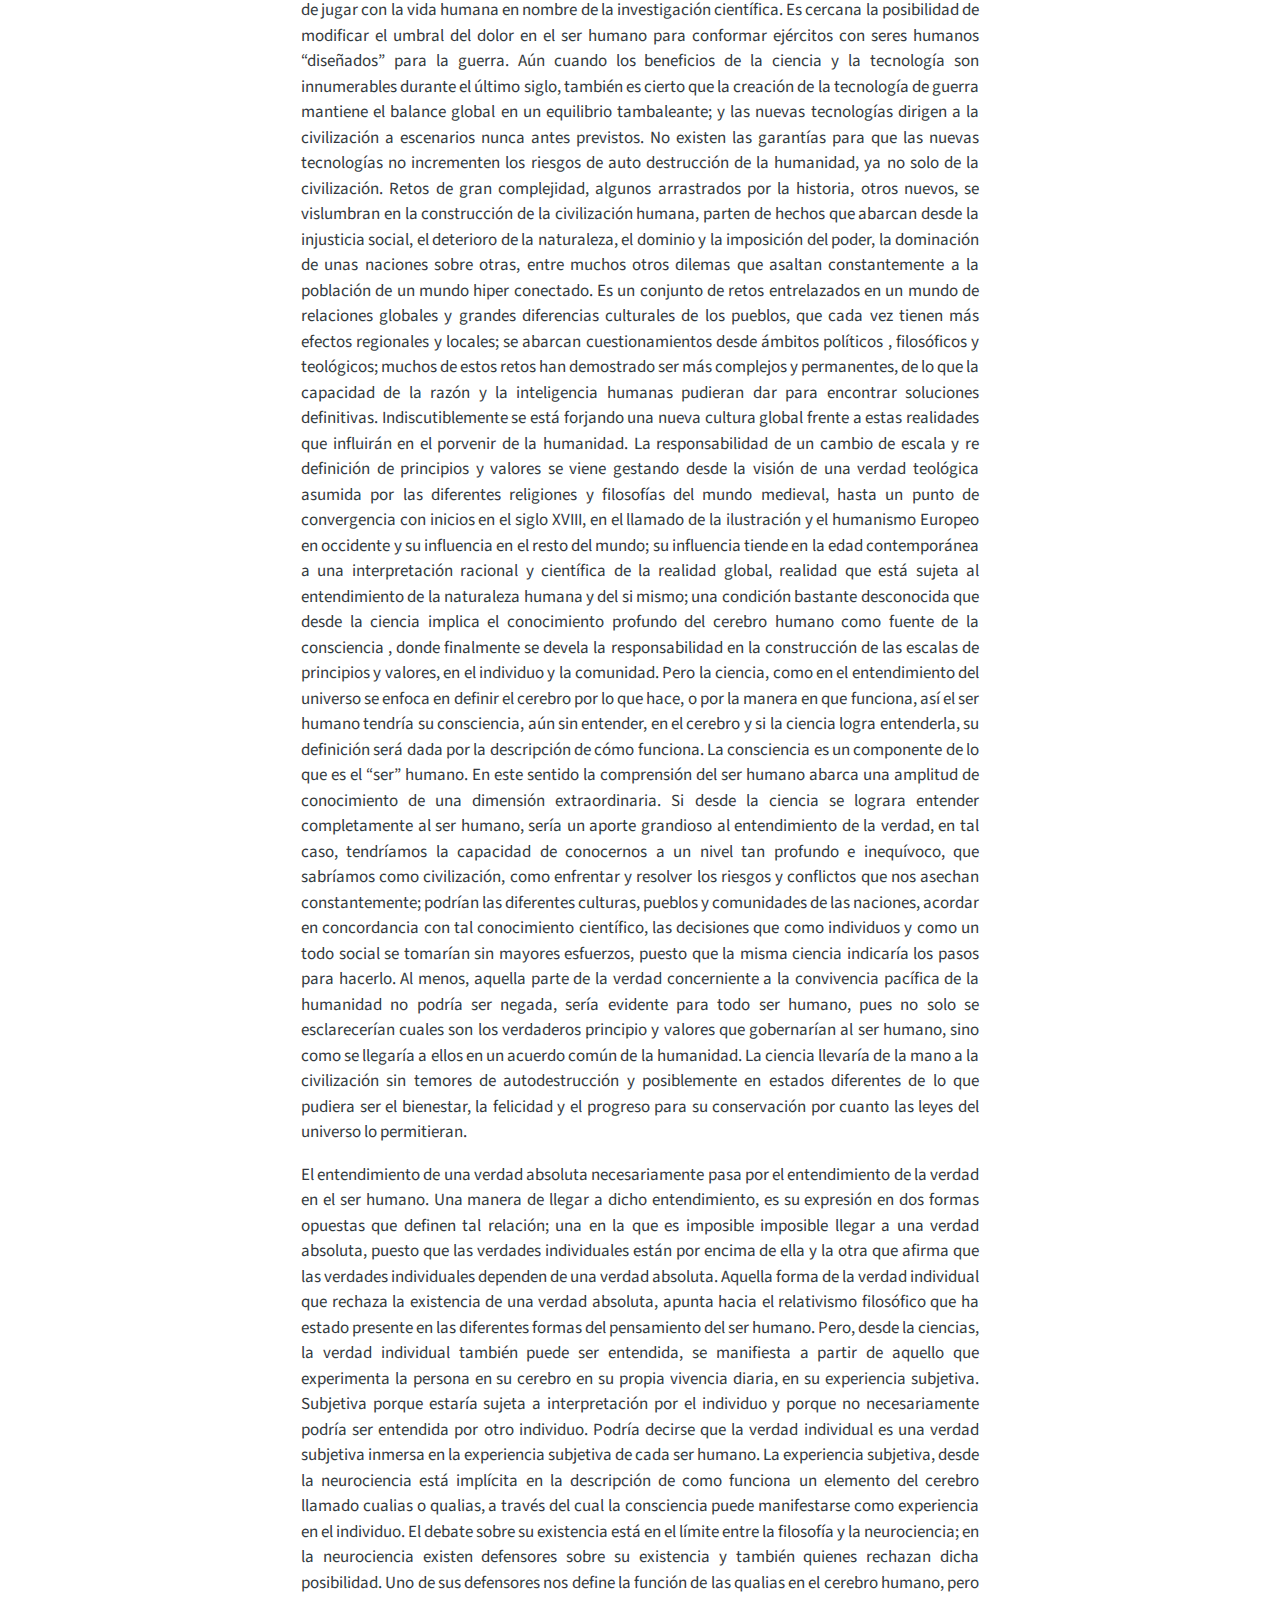
<file: _book/capitulo_1.html>
<!DOCTYPE html>
<html xmlns="http://www.w3.org/1999/xhtml" lang="en" xml:lang="en"><head>

<meta charset="utf-8">
<meta name="generator" content="quarto-1.7.32">

<meta name="viewport" content="width=device-width, initial-scale=1.0, user-scalable=yes">


<title>Parte 1 – El amor se paga con amor</title>
<style>
code{white-space: pre-wrap;}
span.smallcaps{font-variant: small-caps;}
div.columns{display: flex; gap: min(4vw, 1.5em);}
div.column{flex: auto; overflow-x: auto;}
div.hanging-indent{margin-left: 1.5em; text-indent: -1.5em;}
ul.task-list{list-style: none;}
ul.task-list li input[type="checkbox"] {
  width: 0.8em;
  margin: 0 0.8em 0.2em -1em; /* quarto-specific, see https://github.com/quarto-dev/quarto-cli/issues/4556 */ 
  vertical-align: middle;
}
</style>


<script src="site_libs/quarto-nav/quarto-nav.js"></script>
<script src="site_libs/quarto-nav/headroom.min.js"></script>
<script src="site_libs/clipboard/clipboard.min.js"></script>
<script src="site_libs/quarto-search/autocomplete.umd.js"></script>
<script src="site_libs/quarto-search/fuse.min.js"></script>
<script src="site_libs/quarto-search/quarto-search.js"></script>
<meta name="quarto:offset" content="./">
<link href="./capitulo_2.html" rel="next">
<link href="./introduccion.html" rel="prev">
<script src="site_libs/quarto-html/quarto.js" type="module"></script>
<script src="site_libs/quarto-html/tabsets/tabsets.js" type="module"></script>
<script src="site_libs/quarto-html/popper.min.js"></script>
<script src="site_libs/quarto-html/tippy.umd.min.js"></script>
<script src="site_libs/quarto-html/anchor.min.js"></script>
<link href="site_libs/quarto-html/tippy.css" rel="stylesheet">
<link href="site_libs/quarto-html/quarto-syntax-highlighting-37eea08aefeeee20ff55810ff984fec1.css" rel="stylesheet" id="quarto-text-highlighting-styles">
<script src="site_libs/bootstrap/bootstrap.min.js"></script>
<link href="site_libs/bootstrap/bootstrap-icons.css" rel="stylesheet">
<link href="site_libs/bootstrap/bootstrap-c55e2a8d3ca46a35957dc526d18088b4.min.css" rel="stylesheet" append-hash="true" id="quarto-bootstrap" data-mode="light">
<script id="quarto-search-options" type="application/json">{
  "location": "sidebar",
  "copy-button": false,
  "collapse-after": 3,
  "panel-placement": "start",
  "type": "textbox",
  "limit": 50,
  "keyboard-shortcut": [
    "f",
    "/",
    "s"
  ],
  "show-item-context": false,
  "language": {
    "search-no-results-text": "No results",
    "search-matching-documents-text": "matching documents",
    "search-copy-link-title": "Copy link to search",
    "search-hide-matches-text": "Hide additional matches",
    "search-more-match-text": "more match in this document",
    "search-more-matches-text": "more matches in this document",
    "search-clear-button-title": "Clear",
    "search-text-placeholder": "",
    "search-detached-cancel-button-title": "Cancel",
    "search-submit-button-title": "Submit",
    "search-label": "Search"
  }
}</script>


<link rel="stylesheet" href="styles.css">
</head>

<body class="nav-sidebar floating quarto-light">

<div id="quarto-search-results"></div>
  <header id="quarto-header" class="headroom fixed-top">
  <nav class="quarto-secondary-nav">
    <div class="container-fluid d-flex">
      <button type="button" class="quarto-btn-toggle btn" data-bs-toggle="collapse" role="button" data-bs-target=".quarto-sidebar-collapse-item" aria-controls="quarto-sidebar" aria-expanded="false" aria-label="Toggle sidebar navigation" onclick="if (window.quartoToggleHeadroom) { window.quartoToggleHeadroom(); }">
        <i class="bi bi-layout-text-sidebar-reverse"></i>
      </button>
        <nav class="quarto-page-breadcrumbs" aria-label="breadcrumb"><ol class="breadcrumb"><li class="breadcrumb-item"><a href="./capitulo_1.html"><span class="chapter-title">Parte 1</span></a></li></ol></nav>
        <a class="flex-grow-1" role="navigation" data-bs-toggle="collapse" data-bs-target=".quarto-sidebar-collapse-item" aria-controls="quarto-sidebar" aria-expanded="false" aria-label="Toggle sidebar navigation" onclick="if (window.quartoToggleHeadroom) { window.quartoToggleHeadroom(); }">      
        </a>
      <button type="button" class="btn quarto-search-button" aria-label="Search" onclick="window.quartoOpenSearch();">
        <i class="bi bi-search"></i>
      </button>
    </div>
  </nav>
</header>
<!-- content -->
<div id="quarto-content" class="quarto-container page-columns page-rows-contents page-layout-article">
<!-- sidebar -->
  <nav id="quarto-sidebar" class="sidebar collapse collapse-horizontal quarto-sidebar-collapse-item sidebar-navigation floating overflow-auto">
    <div class="pt-lg-2 mt-2 text-left sidebar-header">
    <div class="sidebar-title mb-0 py-0">
      <a href="./">El amor se paga con amor</a> 
    </div>
      </div>
        <div class="mt-2 flex-shrink-0 align-items-center">
        <div class="sidebar-search">
        <div id="quarto-search" class="" title="Search"></div>
        </div>
        </div>
    <div class="sidebar-menu-container"> 
    <ul class="list-unstyled mt-1">
        <li class="sidebar-item">
  <div class="sidebar-item-container"> 
  <a href="./index.html" class="sidebar-item-text sidebar-link"><span class="chapter-title">PREFACIO</span></a>
  </div>
</li>
        <li class="sidebar-item">
  <div class="sidebar-item-container"> 
  <a href="./introduccion.html" class="sidebar-item-text sidebar-link"><span class="chapter-title">Introducción</span></a>
  </div>
</li>
        <li class="sidebar-item">
  <div class="sidebar-item-container"> 
  <a href="./capitulo_1.html" class="sidebar-item-text sidebar-link active"><span class="chapter-title">Parte 1</span></a>
  </div>
</li>
        <li class="sidebar-item">
  <div class="sidebar-item-container"> 
  <a href="./capitulo_2.html" class="sidebar-item-text sidebar-link"><span class="chapter-title">Parte 2</span></a>
  </div>
</li>
        <li class="sidebar-item">
  <div class="sidebar-item-container"> 
  <a href="./capitulo_3.html" class="sidebar-item-text sidebar-link"><span class="chapter-title">Parte 3</span></a>
  </div>
</li>
        <li class="sidebar-item">
  <div class="sidebar-item-container"> 
  <a href="./capitulo_4.html" class="sidebar-item-text sidebar-link"><span class="chapter-title">Parte 4</span></a>
  </div>
</li>
        <li class="sidebar-item">
  <div class="sidebar-item-container"> 
  <a href="./capitulo_5.html" class="sidebar-item-text sidebar-link"><span class="chapter-title">Parte 5</span></a>
  </div>
</li>
        <li class="sidebar-item">
  <div class="sidebar-item-container"> 
  <a href="./capitulo_6.html" class="sidebar-item-text sidebar-link"><span class="chapter-title">Parte 6</span></a>
  </div>
</li>
        <li class="sidebar-item">
  <div class="sidebar-item-container"> 
  <a href="./capitulo_7.html" class="sidebar-item-text sidebar-link"><span class="chapter-title">Parte 7</span></a>
  </div>
</li>
    </ul>
    </div>
</nav>
<div id="quarto-sidebar-glass" class="quarto-sidebar-collapse-item" data-bs-toggle="collapse" data-bs-target=".quarto-sidebar-collapse-item"></div>
<!-- margin-sidebar -->
    <div id="quarto-margin-sidebar" class="sidebar margin-sidebar">
        <nav id="TOC" role="doc-toc" class="toc-active">
    <h2 id="toc-title">Table of contents</h2>
   
  <ul>
  <li><a href="#capitulo-1" id="toc-capitulo-1" class="nav-link active" data-scroll-target="#capitulo-1">CAPITULO 1</a>
  <ul>
  <li><a href="#la-conferencia-de-solvay" id="toc-la-conferencia-de-solvay" class="nav-link" data-scroll-target="#la-conferencia-de-solvay">La conferencia de Solvay</a></li>
  <li><a href="#avances-de-la-ciencia" id="toc-avances-de-la-ciencia" class="nav-link" data-scroll-target="#avances-de-la-ciencia">Avances de la ciencia</a></li>
  <li><a href="#los-misterios-de-la-ciencia" id="toc-los-misterios-de-la-ciencia" class="nav-link" data-scroll-target="#los-misterios-de-la-ciencia">Los misterios de la ciencia</a></li>
  <li><a href="#la-ciencia-la-tecnología-y-el-bienestar" id="toc-la-ciencia-la-tecnología-y-el-bienestar" class="nav-link" data-scroll-target="#la-ciencia-la-tecnología-y-el-bienestar">La ciencia, la tecnología y el bienestar</a></li>
  <li><a href="#quien-soy-yo" id="toc-quien-soy-yo" class="nav-link" data-scroll-target="#quien-soy-yo">¿Quien soy yo?</a></li>
  <li><a href="#la-consciencia" id="toc-la-consciencia" class="nav-link" data-scroll-target="#la-consciencia">La consciencia</a></li>
  <li><a href="#la-experiencia-subjetiva-y-las-cualias" id="toc-la-experiencia-subjetiva-y-las-cualias" class="nav-link" data-scroll-target="#la-experiencia-subjetiva-y-las-cualias">La experiencia subjetiva y las cualias</a></li>
  <li><a href="#un-punto-de-vista" id="toc-un-punto-de-vista" class="nav-link" data-scroll-target="#un-punto-de-vista">Un punto de vista</a></li>
  <li><a href="#la-verdad-individual" id="toc-la-verdad-individual" class="nav-link" data-scroll-target="#la-verdad-individual">La verdad individual</a></li>
  <li><a href="#corolario-i" id="toc-corolario-i" class="nav-link" data-scroll-target="#corolario-i">Corolario I</a></li>
  </ul></li>
  </ul>
</nav>
    </div>
<!-- main -->
<main class="content" id="quarto-document-content">

<header id="title-block-header" class="quarto-title-block default">
<div class="quarto-title">
<h1 class="title"><span class="chapter-title">Parte 1</span></h1>
</div>



<div class="quarto-title-meta">

    
  
    
  </div>
  


</header>


<section id="capitulo-1" class="level1">
<h1>CAPITULO 1</h1>
<section id="la-conferencia-de-solvay" class="level2">
<h2 class="anchored" data-anchor-id="la-conferencia-de-solvay">La conferencia de Solvay</h2>
<p>El ser humano como individuo permanece en la búsqueda de una verdad escurridiza, aparentemente inalcanzable; de manera simultánea, a través de diversos campos de conocimiento como la razón, las ciencias, la filosofía, la teología, se refleja su asombro y curiosidad al enfrentar el misterio y lo desconocido. Los caminos de dicha búsqueda son diferentes o contrapuestos en algunos casos, en otros casos son complementarios y casi siempre son complejos. Sobre la definición de una verdad absoluta, siglos de argumentaciones, documentos y disertaciones entre los más distinguidos filósofos , científicos, académicos y teólogos no han llevado a ningún consenso; el ser humano por si mismo, ha sido incapaz de descubrir dicha verdad absoluta y es tanto así que su posibilidad es negada por muchas personas desde diversas disciplinas del pensamiento.</p>
<p>Se puede hablar de una verdad científica como el conocimiento objetivo y real que permite entender que es el universo y la manera como funciona un sistema natural y las leyes que le gobiernan, a partir de una metodología concebida y desarrollada por el ser humano. Este conocimiento puede ser compartido, revisado y actualizado permanentemente; una definición de la búsqueda de una verdad absoluta a partir de la verdad científica consiste en la explicación del funcionamiento del universo bajo una sola ecuación: la teoría del todo, expresada mediante el lenguaje de las matemáticas. Esta búsqueda sigue a pasos agigantados, pero aún así la naturaleza y el universo no han sido plenamente entendidos; su descubrimiento fue el sueño inalcanzable de Albert Einstein. ¿ que tan lejos estaríamos de encontrar una verdad absoluta a partir de la teoría del todo? es una pregunta sin una respuesta clara; a pesar de los grandes avances, nuevas preguntas e inquietudes surgen en el proceso de actualización constante del conocimiento humano. Otra posición desde la verdad científica, es que la verdad absoluta no existe, ya que su naturaleza es indeterminista, interpretación que nace en la física cuántica, en la cual la verdad surge de una probabilidad formada a escalas moleculares. Independientemente de cual sea la concepción del universo en su definición finita o infinita, determinista o indeterminista visto desde la evolución de la ciencia y del conocimiento humano, la búsqueda de la verdad absoluta por el camino de la ciencias tiene entonces un alcance controversial, pero de gran relevancia para la humanidad, puesto que sus hallazgos han permitido el desarrollo del bienestar de la civilización, en detrimento del sufrimiento por su condición de debilidad frente a la naturaleza y al individuo.</p>
<p>Otro camino para llegar a entender la verdad absoluta, parte de una posición filosófica o teológica centrada inicialmente en el misterio de lo sobrenatural; algo que no está al alcance del conocimiento racional y humano, por lo tanto tampoco está al alcance de la verdad científica. Dicho camino, alimenta una concepción difícil de admitir en la modernidad y la época contemporánea ante la verdad científica, debido a que “conocer” y “saber” el comportamiento predictivo en la descripción de los eventos naturales que se obtienen desde las leyes descubiertas por la ciencia, es una realidad que convence fácilmente. Aún cuando la ciencia convive con grandes misterios, la comprensión y aplicación de las leyes de la física permiten volar en un avión; pero hablar de Dios, no es algo práctico y trae confusión en la impaciente razón humana. Por lo tanto una posición sobrenatural, algo que no se puede conocer desde los sentidos, ni entender desde la razón, implica la posibilidad de caer en mitos, supersticiones, especulaciones y todo tipo de argumentaciones que por lógicas que parezcan, pueden caer en el sentido ilógico de la realidad. La filosofía como proceso de pensamiento admite en sus ejercicios racionales aquella búsqueda de una definición de la escurridiza verdad, antecediendo a la ciencia como se la conoce hoy desde inicios de la civilización. Y las religiones del mundo, estudiadas en la teología pretenden llegar desde una posición sobrenatural a encontrar la esquiva verdad absoluta; cada religión enfrentando a su manera aquellas posibles caídas en lo irracional. Es aquí donde entra un conflicto en el ser humano de la sociedad contemporánea. En la sociedad del progreso del siglo XXI y para completar la confusión en la búsqueda de la verdad absoluta, entra en juego con mas fuerza que nunca otra verdad, la verdad individual. Una verdad aún más compleja en su definición, puesto que entra en el ámbito de lo subjetivo y lo relativo, aquello que puede ser la verdad de un individuo, puede no serlo para otro. En la sociedad del post modernismo, cuyo origen todavía en debate se va gestando desde la mitad del siglo pasado de nuestra época, en su develar se escribe la historia contemporánea; en este marco de acción, la búsqueda de la verdad desde la filosofía se ha centrado en el ser humano, como aquel que puede resolver los misterios que le rodean, dado el poder que la ciencia y la razón han demostrado en el progreso de la tecnología y la construcción de bienestar; la confianza en las capacidades de la razón dominan el mundo contemporáneo. Lo que no es razonable o de carácter científico, genera desconfianza. Por lo tanto, lo sobrenatural fácilmente puede caer en el terreno de la desconfianza. La confianza es la columna de las relaciones humanas que se edifican desde la fe, en el escenario actual, la gran tendencia social es la construcción de una fe, de manera consciente o inconsciente en el poder de la ciencia y de la razón; buscando la verdad absoluta en un terreno fangoso y carente de firmeza, puesto que la historia ha demostrado durante siglos, la incapacidad humana de resolver las situaciones que no están al alcance de la ciencia y la tecnología o de sus planteamientos ideológicos: las cuestiones de convivencia, justicia y paz, o libertad, son una pequeña muestra de ello. Si las civilizaciones antiguas colapsaron en promedio cada 336 años por diversos factores<a href="#fn1" class="footnote-ref" id="fnref1" role="doc-noteref"><sup>1</sup></a>, no existe una razón primordial como causa de dichos sucesos entendidos desde las ciencias, pero un gran riesgo ha sido el de auto colapsar por si mismas, circunstancia de la cual no somos excepción en un mundo hiper-conectado; no cabe duda tampoco de que la misma voluntad de las civilizaciones vista en su integridad del individuo como parte de un todo forma parte de dicha posibilidad en cuanto a los caminos que se elijen tanto para enfrentar adversidades comunes, como para el desarrollo social, que como lo describe la historia fue por muchos siglos a partir del dominio por la fuerza de la guerra y la esclavitud, factores que, aunque en menor escala persisten en el presente, se han logrado enmarcar y armonizar en mayor medida gracias a los entornos jurídicos y políticos, que por siglos siguen aún en construcción. Pero tanto en el presente, como en el pasado, la interpretación de la verdad seguirá siendo clave en la subsistencia de la civilización del post modernismo, puesto que de ella se derivan los principios y valores humanos que fortalecen los sistemas de convivencia de toda civilización. En dicha búsqueda e interpretación de la verdad ha jugado, como parte integral de toda civilización las religiones, que desde la teología, trata del entendimiento de la lógica revelada de Dios en las diversas religiones y cuya influencia ha sido determinante en las relaciones del individuo y la sociedad para dar sentido al significado del “ser”, del si mismo y del camino escogido por su comunidad considerado como lícito o correcto, en una perspectiva que trasciende a lo sobrenatural y que a partir de los principios y valores determinados a su cultura, se ha dado sentido al progreso, que desde la ciencia queda circunscrito y por lo tanto coartado al campo del mundo físico y material.</p>
<p>El camino de las religiones es tan antiguo como la humanidad misma; y fue la religión la precursora de la filosofía y sistemas de pensamiento que posteriormente dieron lugar a la ciencia y la razón como se conocen en la edad contemporánea. Tanto las religiones, como la ciencia entran en conflicto desde la edad media, pasando por el modernismo y hasta nuestros días; pero es un conflicto aparente, puesto que es creado por el ser humano, su condición de dominación “al otro” y la defensa de sus intereses de grupo. En este documento se pretende señalar cómo la religión Cristiana plantea la búsqueda del camino a la verdad absoluta en Jesucristo y su regalo del amor, donde también tiene lugar una lógica racional de la fe, sin ser esta su esencia y donde no se contradice con la razón, ni con la verdad científica. Y se debe resaltar, que señalar el camino no implica enseñar a caminar por él; aunque quedarán planteados algunos aspectos , aprender a caminar por el sendero de la religión Cristiana es parte de la vivencia profunda que cada individuo decide por voluntad propia. Quien desee aprender a caminar por dicho sendero deberá hacerlo a través de otras instancias, más apropiadas y enriquecedoras que ha dejado en su legado Jesucristo a toda la humanidad.</p>
<p>La humanidad siempre ha estado buscando una verdad absoluta, o al menos una interpretación de la misma, en parte por su curiosidad intelectual y natural no solo por entender su entorno cercano, sino el universo. Los principios y valores<a href="#fn2" class="footnote-ref" id="fnref2" role="doc-noteref"><sup>2</sup></a> que surgen de ella sirven de sustento para la toma de las decisiones más complejas a las que se tiene que enfrentar; porque los principios éticos y morales se derivan de dicha verdad, porque las definiciones de desarrollo, bienestar y felicidad, son aspiraciones en la vida de todo individuo a las que solo se puede llegar en una civilización humana que pueda lograr de manera indefinida la convivencia pacífica , con justicia y un equilibrio estable con la naturaleza en todas las culturas e individuos que le componen; porque el ser humano tiene inquietudes trascendentales sobre el sentido de la vida y la muerte, inquietudes que no tienen respuesta para muchas personas creando un gran vacío en su existencia e identidad; el existencialismo de la filosofía moderna enseña que no debemos enfocarnos en esas cuestiones del origen y la finalidad del “ser”, que para su pensamiento no están al alcance del ser humano, sino mas bien el foco debe dirigirse a entender por medios racionales el bienestar terrenal para sacar el máximo provecho de cada momento en una apología a las capacidades del ser humano, que llevada a sus límites termina enfrentándose a la realidad de su propia debilidad. El no admitir la existencia y la búsqueda de una verdad absoluta, dado el subjetivismo y la relatividad de la verdad individual, o la verdad parcial ofrecida por el campo científico y la técnica, equivale a permitir la imposición de la verdad, sus principios y valores de unos grupos de interés a otros; es este el escenario en el que ha navegado la humanidad en la historia de todas las civilizaciones que han emergido y desaparecido, en la antigüedad, por imposición exclusiva de la fuerza, hoy de muchas otras variadas maneras que tampoco descartan la guerra como expresión de dominio e imposición de una verdad relativa a la condición humana.</p>
</section>
<section id="avances-de-la-ciencia" class="level2">
<h2 class="anchored" data-anchor-id="avances-de-la-ciencia">Avances de la ciencia</h2>
<p>No existe ninguna duda hoy en día y a partir de aproximadamente el siglo XV sobre los tremendos avances y la velocidad en la evolución y búsqueda de una verdad científica, especialmente durante las últimas décadas. Los beneficios técnicos generados a la sociedad por los avances de la ciencia en diferentes ámbitos son indiscutibles; La humanidad se acerca velozmente a una nueva dimensión de la aplicación de la ciencia a partir de numerosas disciplinas como la inteligencia artificial, la robótica, el aprendizaje de máquinas, la neurociencia o la bio genética que sin duda alguna estarán en el vértice de discusiones de tipo ético, discusiones relacionadas a valores y principios que implican redefiniciones de los conceptos de bienestar social e individual.</p>
<p>Los inicios de la ciencia datan de entre el 3000 AC y el 3500 AC en Mesopotamia y el antiguo Egipto; el avance de la ciencia moderna ha permeado la revolución industrial a mediados del siglo XVIII, y también a las llamadas revoluciones tecnológica e informática o sus interpretaciones actuales. Pero, también ha generado grandes cambios culturales que implican rompimientos drásticos en la definición de los principios y valores de la humanidad en la era moderna. La sociedad actual se encuentra en una etapa de transición donde el bienestar y la felicidad comienzan a definirse en virtud de la influencia de la ciencia, mas no en las decisiones de los científicos; en sus diferentes y variadas definiciones y percepciones, el bienestar tiene como ingrediente, la manera como la verdad científica influye en la satisfacción personal, en la productividad laboral , en las relaciones sociales, en la familia, en el poder de las naciones, en la política y en toda esfera donde el conocimiento científico se convierte en el factor esencial de la vida humana tanto a nivel individual como colectivo. Los “Julio Verne” modernos predicen en su ciencia ficción, escenarios inimaginables tanto para el bien de la humanidad como para su autodestrucción.</p>
<p>Es tanta la influencia de la verdad científica, que la religión va perdiendo espacio en la vida actual especialmente en el ámbito de los grupos de interés que definen el progreso contemporáneo, ya que la experiencia religiosa no se fundamenta en la metodología científica; La aplicación del pensamiento lógico y racional ligados a la metodología científica, está dejando el espacio para una crisis de principios y valores, que en primera instancia puedan conducir a conflictos bélicos de manera desmedida y con consecuencias impredecibles para las próximas generaciones. Paradójicamente, aquellos científicos que más influyen en la búsqueda de la verdad científica son los primeros en advertirlo.</p>
<p>En 1947 un grupo de científicos muy reconocidos , crearon el “Boletín de los científicos atómicos” quienes se organizaron a partir del proyecto Manhattan<a href="#fn3" class="footnote-ref" id="fnref3" role="doc-noteref"><sup>3</sup></a> con el fin de advertir inicialmente sobre las consecuencias de la bomba atómica. Hoy en día advierten al público en general y a las naciones del mundo sobre los peligros y beneficios del desarrollo científico con el fin de influenciar en las políticas públicas de las naciones. Para este grupo de científicos el final de la humanidad llegará las doce de la noche del reloj doomsday<a href="#fn4" class="footnote-ref" id="fnref4" role="doc-noteref"><sup>4</sup></a>; el punto es que según sus cálculos faltan noventa segundos para las doce!. Amenazas a favor de un gran conflicto militar, el abuso a la naturaleza que genera un cambio climático y el uso inadecuado de nuevas tecnologías disruptivas son las principales causas.</p>
<p>Casi un siglo antes, en una de las reuniones científicas más trascendentales para la humanidad “La 5a conferencia de Solvay” realizada en octubre de 1,927 en Bruselas, donde aparecen en una misma foto las mentes más brillantes de toda una época y quienes sentaron las bases de la física cuántica que nos gobierna actualmente, hablaban informalmente de Dios. Mientras Albert Einstein (Ulm , 1879 – 1955, Princetown)<a href="#fn5" class="footnote-ref" id="fnref5" role="doc-noteref"><sup>5</sup></a> defendía la postura de un universo totalmente determinista le decía a Niels Bohr (Copenhague, 1885 – 1962, Copenhague)<a href="#fn6" class="footnote-ref" id="fnref6" role="doc-noteref"><sup>6</sup></a> “Dios no juega a los dados” dada la defensa de Bohr del Principio de Incertidumbre<a href="#fn7" class="footnote-ref" id="fnref7" role="doc-noteref"><sup>7</sup></a> de Heinsenberg (Wurzburgo, 1901-1976, Munich)<a href="#fn8" class="footnote-ref" id="fnref8" role="doc-noteref"><sup>8</sup></a> . Bohr le respondía a Einstein, “Einstein, deja de decirle a Dios lo que debe hacer”. En este caso la argumentación de fondo era puramente científica. Sin embargo, ocurrió por casualidad y de manera casual en los corredores del hotel una conversación que ha pasado desapercibida, pero quedó registrada y tiene un fondo teológico interesante. La conversación la sostuvieron varios científicos prominentes cuyos aportes han sido fundamentales para el desarrollo de la física moderna. Wolfang Pauli, Paul Dirac y Werner Heisenberg<a href="#fn9" class="footnote-ref" id="fnref9" role="doc-noteref"><sup>9</sup></a>; Hablaron inicialmente sobre la posición de Max Planck quien defendía la compatibilidad entre la ciencia y la religión como dos facetas diferentes, Planck perteneció a la iglesia Luterana y dicen que se convirtió al catolicismo al final de sus días; hablaron sobre el pensamiento de Einstein en relación a un Dios personal que mantenía un orden central; La posición de Paul Dirac, el más joven , asumía la religión como algo puramente imaginativo y mitológico derivado de las culturas primitivas; Pauli y Heisenberg creían de algún modo en la religión, pero no les agradaba la idea de que la religión y las ciencias fueran realidades separadas. Ya en aquella época de ebullición de la teoría científica , deslumbraba la preocupación de ambos por el abandono de la religión, en palabras de Wolfang Pauli:” “La completa separación entre el conocimiento y la fe es en el mejor de los casos una medida de emergencia, que permite un alivio temporal. En la cultura occidental, por ejemplo, muy bien podría suceder en un futuro no muy lejano, el momento en que las parábolas y símbolos religiosos perderán su capacidad de persuasión aún para la persona promedio; cuando eso suceda, me temo que la ética tradicional colapsará como un castillo de naipes y que horrores inimaginables serán cometidos”. Ese futuro no muy lejano es el siglo XXI, el presente, en el que se evidencia la decadencia de los principios y valores en la aplicación de la ciencia y la razón bajo el umbral aislado de la razón y la fe en la búsqueda del progreso y el bienestar humanos. A pesar de ello, no se puede caer en fatalismos, la resiliencia de la humanidad ha salido a la luz en épocas terribles de dominación de imperios usurpadores de muchas culturas o en momentos posteriores a las guerras mundiales. Los principios , valores y la religión no se han perdido, pero el estar de brazos cruzados, se ensañará más en un panorama como el descrito por Wolfang Pauli. La Cristiandad tiene una gran responsabilidad en la construcción de un mejor futuro cercano; pero las demás religiones y formas de pensamiento abundantes que en el mismo barco nos identifica y nos une como personas, también deben percatarse de su responsabilidad en el fortalecimiento de un mejor futuro como legado para las siguientes generaciones.</p>
</section>
<section id="los-misterios-de-la-ciencia" class="level2">
<h2 class="anchored" data-anchor-id="los-misterios-de-la-ciencia">Los misterios de la ciencia</h2>
<p>La religión y la ciencia enfrentan misterios en la búsqueda de una verdad absoluta. Ambas tienen una característica en común: comparten la posibilidad de definir algo como un misterio, pero se insiste en su búsqueda. La Biblia en el caso de la religión Cristiana es el documento válido en el cual se puede encontrar una verdad de salvación, a través de la divina revelación , la interpretación de su mensaje permanece en el transcurrir de los siglos, el cual mediante la fe y la comunidad adquiere sentido. Mientras los libros de ciencia tienen un contenido de verdad científica sujeto a constantes revisiones y ajustes, presenta una evolución a través del tiempo. Los misterios en la religión Cristiana y en otras religiones son aceptados como parte de la verdad, mientras que la búsqueda de la verdad científica acepta sus contenidos solo cuando se demuestran a cabalidad a través de su metodología. Cuando el contenido de los libros de ciencia no cumplen estrictamente con la metodología, son descartados o se asumen como retos intelectuales a los que se somete a un permanente escrutinio del intelecto humano en el transcurrir del tiempo. Este proceso de constantes revisiones y ajustes lleva a nuevas preguntas y misterios científicos en la búsqueda de una verdad, que en ocasiones pareciera estar en un ciclo interminable de nuevas inquietudes. A esto se refieren los misterios de la ciencia. Algunos de ellos inciden en la vida diaria de la humanidad, en su desarrollo y bienestar y otros satisfacen la interminable curiosidad del ser humano y su sed de conocimiento. Entre la gran variedad de misterios científicos, podemos mencionar algunos de ellos. La fuerza de gravedad desde los tiempos de Isaac Newton(Lincolnshire, 1642 – 1727, Londres)<a href="#fn10" class="footnote-ref" id="fnref10" role="doc-noteref"><sup>10</sup></a>, quien formuló la ley de la gravitación universal en el siglo XVII, la humanidad ha desarrollado abundantes proyectos científicos y técnicos a partir de esta ley de la física , la cual predice que dos cuerpos con masa se atraen proporcionalmente al producto de sus masas e inversamente proporcional a la distancia que los separa. El beneficio de esta teoría científica lo vivimos inconscientemente en las actividades diarias. Sin embargo, no comprendemos que “es” la fuerza de gravedad. La fuerza de gravedad la experimentamos desde el nacimiento de la historia de la humanidad, no se sabe cual es su esencia, ni como se transmite; aún cuando se conoce y se puede predecir su comportamiento. La fuerza de gravedad, bajo la teoría de la relatividad, no es comprendida en la forma como interacciona con las otras fuerzas de la naturaleza. Su definición actual se fundamenta en la relación de una dimensión espacio-temporal de los cuerpos en el universo, los que deforman con su masa aquella dimensión<a href="#fn11" class="footnote-ref" id="fnref11" role="doc-noteref"><sup>11</sup></a>. Así como a una moneda estática sobre una sábana templada induce a un pequeño hundimiento sobre la sábana, de tal manera que si se pone a rodar suavemente un balín sobre la sábana en cercanías a la moneda, el balín rodará circundante hacia aquel hundimiento. Así mismo, el espacio se deforma ante cuerpos estelares como el sol y los planetas; así tienden a establecer órbitas en su rededor; pero entender la gravedad es mucho más complejo , ya que el sol no es el único que ejerce dicha transformación del espacio; la complejidad aumenta cuando se intenta conocer como influyen todos los elementos del universo en permanente movimiento, a grandes velocidades y con grandes diferencias en su masa y en la densidad de la misma, no solo en la curvatura del espacio, sino en su efecto en la transformación del tiempo, en especial en partículas sub atómicas que se manifiestan a la velocidad de la luz. En dicho caso ya no es la física clásica, sino la física cuántica la encargada de estudiar dichos enigmas. Y es en este nivel de lo tremendamente pequeño donde la física cuántica nos introduce a conceptos como el de la entropía. Al introducir una buena receta de alimentos crudos y un poco de agua en una olla a presión, permanecerán en un estado inicial en equilibrio. Los alimentos están a la temperatura del ambiente. Tan pronto se cierra la olla y se enciende el calor de la estufa, comienza a fluir energía calorífica al interior de la olla. En su interior , el agua hervirá y sus partículas se moverán a grandes velocidades, estrellándose unas contra otras, produciendo burbujas; los alimentos también se deslizarán por la presión, unos contra otros; se pasará a un estado de completo desorden y alta temperatura al interior de la olla. Finalmente, el experimentado cocinero quien ha mantenido en su punto la temperatura, apaga la estufa, destapa la olla y los alimentos estarán apetitosos; si se dejan enfriar volverán a su estado de equilibrio final, similar al inicial , pero ya transformados. Dicha tendencia al desorden, ante un aumento de la energía es la entropía, acompañada de un trabajo, la cocción. La entropía tiene siempre una misma dirección; los alimentos solo se cuecen si se les pone al calor, pero nunca se cocinarán solos de manera espontánea, ni tampoco se volverán crudos después de cocidos. En la escala del universo es mucho más complejo, la entropía mide el grado de desorden gracias a la segunda ley de la termodinámica<a href="#fn12" class="footnote-ref" id="fnref12" role="doc-noteref"><sup>12</sup></a>; a nivel molecular, se sabe que la entropía siempre aumenta. Vivimos en un universo en el cual, a medida que el tiempo pasa, el desorden aumenta. Es la llamada flecha del tiempo. Y en sistema aislado, el estado máximo del desorden es el orden, o un estado de equilibrio, como sucede en la cocción de los alimentos. Supongamos que tiramos un rompecabezas al aire , esperando a que cuando caiga lo haga con sus fichas correctamente colocadas. Podrá pasar un tiempo casi equivalente a la vida misma del universo y seguirá cayendo desarmado, pero hay una muy pequeña probabilidad de que caiga bien armado; si esto sucede llegó a su máximo nivel de entropía, el orden. La verdad científica, entiende y puede predecir los efectos de la entropía y su comportamiento, pero no entiende porqué sucede en la forma como se conoce. Su aplicación es muy importante en la ingeniería a nivel molecular y la tecnología utiliza sus principios, entendiendo el “cómo” pero no el “porqué”. El calor que se deriva de la entropía es una forma de energía y la realidad es que los avances tecnológicos de la ciencia se producen sobre el 5% del universo que conocemos, el cual está compuesto por los átomos que conforman la materia que entendemos, la materia de lo que están hechos nuestros cuerpos. El 68% es energía oscura y el 27% es materia oscura<a href="#fn13" class="footnote-ref" id="fnref13" role="doc-noteref"><sup>13</sup></a>. La energía oscura es la responsable de la expansión del universo y la materia oscura interactúa en la gravitación de los cuerpos en el plano espacio-temporal del universo. Sobre la energía y materia oscuras es muy poco lo que se sabe, aunque se ha comprobado su existencia por las relaciones entre las medidas de expansión del universo que se conocen gracias al efecto doppler<a href="#fn14" class="footnote-ref" id="fnref14" role="doc-noteref"><sup>14</sup></a>, la teoría de la relatividad de Albert Einstein y otras técnicas científicas al alcance del estudio de los astrofísicos, que nos ilustran esporádicamente sobre sus maravillosos hallazgos. El efecto Doppler demuestra que las Galaxias más lejanas, presentan un corrimiento hacia el rojo, lo que indica que está expandiéndose. Al observar la luna, el sol o las estrellas en una noche despejada, tenemos la sensación de que observamos el universo presente, pero gran parte de lo que es y lo que no es detectado, por el más avanzado de los telescopios, no solo es desconocido, sino que es mirar al pasado del universo, millones de años atrás. En pleno post modernismo, somos tan ignorantes como aquel antepasado que se situó en alguna montaña costera, pretendiendo comprender con la vista en la lejanía del extenso mar, la composición íntegra del planeta tierra. En síntesis, aunque conocemos la estructura del universo en términos de su composición en la relación de materia y energía; el conocimiento de las propiedades y el perfecto entendimiento de la energía y la materia sigue siendo un gran misterio. Y esta afirmación se corrobora cuando la ciencia busca entender los agujeros negros, son puntos en el universo infinitamente densos y pequeños. En nuestra vía láctea existe un agujero negro y al parecer en casi todas las galaxias hay al menos un agujero negro<a href="#fn15" class="footnote-ref" id="fnref15" role="doc-noteref"><sup>15</sup></a>. Se producen por una atracción infinita de la materia debido a la fuerza de gravedad; aunque se ha aprendido mucho sobre los agujeros negros, estos contienen lo que se denomina como una singularidad: El punto donde las leyes de la física como la conocemos actualmente pierden su validez y dejan de operar. No entendemos desde la verdad científica lo que sucede en una singularidad. A pesar de la gran velocidad en la que la ciencia avanza hacia nuevas fronteras en la búsqueda de la verdad, se abren nuevas fronteras. Una gran respuesta lleva a otra nueva gran pregunta o posiblemente a muchas otras preguntas; esa ha sido la dinámica científica a través de los siglos. Aunque no se percibe en nuestro diario vivir, la humanidad sigue manteniendo un alto grado de ignorancia en muchos campos. Recientemente en Julio 4 de 2012 la comunidad científica anunció el descubrimiento de manera experimental del Bosón de Higgs. Un avance extraordinario que permite afinar las predicciones del modelo estándar, bajo el cual se puede explicar el comportamiento de la materia conocida desde la física cuántica, o física en la escala de las partículas. Aunque el avance ha sido extraordinario y sorprendente, este modelo todavía tiene falencias<a href="#fn16" class="footnote-ref" id="fnref16" role="doc-noteref"><sup>16</sup></a> ante temas como la fuerza de la gravedad o el origen del universo, el cual es considerado también como una singularidad. La comunidad científica apuesta por un modelo que representa el origen del universo en una gran explosión o Big Bang<a href="#fn17" class="footnote-ref" id="fnref17" role="doc-noteref"><sup>17</sup></a>, modelo propuesto por un sacerdote en 1927, llamado Georges Lemaitre (Charleroi, 1849 – 1966, Lovaina)<a href="#fn18" class="footnote-ref" id="fnref18" role="doc-noteref"><sup>18</sup></a>, quien desarrolló esta teoría aceptada a partir de las ecuaciones de la teoría de la relatividad de Albert Einstein. Los primeros microsegundos del Big Bang , llamados época de Planck<a href="#fn19" class="footnote-ref" id="fnref19" role="doc-noteref"><sup>19</sup></a> representan un estado desconocido del universo, durante el cual la materia no existía, tampoco ninguna de las fuerzas de la naturaleza conocidas existían, al parecer todo estaba unificado bajo una fuerza única. Esta pequeña fracción de tiempo y lo que le antecede es representado en una serie de hipótesis que se trabajan en este momento desde las llamadas teorías de multiverso<a href="#fn20" class="footnote-ref" id="fnref20" role="doc-noteref"><sup>20</sup></a>, teoría de cuerdas<a href="#fn21" class="footnote-ref" id="fnref21" role="doc-noteref"><sup>21</sup></a>, el universo originario de la nada<a href="#fn22" class="footnote-ref" id="fnref22" role="doc-noteref"><sup>22</sup></a> y otras hipótesis más<a href="#fn23" class="footnote-ref" id="fnref23" role="doc-noteref"><sup>23</sup></a>. En este sentido, estamos ante el misterio del origen del universo; pero algo si es una realidad desde la verdad científica : la materia no existía en ese estado primigenio del universo. Inicialmente ocurrió una expansión extraordinaria en la que ni la luz existía, puesto que, si existiese el fotón portador de la luz<a href="#fn24" class="footnote-ref" id="fnref24" role="doc-noteref"><sup>24</sup></a>, todavía estaría sujeto a una impresionante fuerza de gravedad, que como en los agujeros negros, no dejaría escapar la luz. Pero la huella de las ondas gravitatorias de aquella expansión, persistieron durante 380 millones de años más. Hay evidencias muy fuertes de este periodo llamado inflacionario<a href="#fn25" class="footnote-ref" id="fnref25" role="doc-noteref"><sup>25</sup></a>, en el cual el universo tuvo una tasa de expansión increíblemente alta. Cuando la fuerza de gravedad dejó escapar el primer fotón de luz, las ondas gravitacionales cargaban todavía un nivel de energía que sería como una huella digital de aquellas primeras etapas del universo. Recientemente en 1981, el científico Alan Guth (Newbrunswick, 1947 - actualmente)<a href="#fn26" class="footnote-ref" id="fnref26" role="doc-noteref"><sup>26</sup></a> quien propuso la teoría sobre dicho periodo de crecimiento exponencial inicial del universo, ha tenido la oportunidad de ver la evolución y los resultados de grandes acontecimiento científicos ocurridos en los años 2013 y 2014, que confirmaban su teoría. El telescopio PLANCK<a href="#fn27" class="footnote-ref" id="fnref27" role="doc-noteref"><sup>27</sup></a>, de la Agencia Espacial Europea en el año 2013 y el equipo de varias instituciones científicas involucradas en el proyecto BICEP2<a href="#fn28" class="footnote-ref" id="fnref28" role="doc-noteref"><sup>28</sup></a> en el 2014, aplicaron una nueva tecnología, una evolución de los radio telescopios, que detecta un detalle de micro-ondas extremadamente particulares, sensibles y débiles y que producen una vista similar a la de unos lentes polarizados enfocados en objetos brillantes. Han logrado la primera fotografía del universo primitivo, una especie de mapa térmico inicial, de increíble precisión, que recientemente abrió una nueva etapa en la evolución de la investigación cosmológica de la civilización humana. Fenómenos inexplicables hasta dicho momento habrían sucedido. La ciencia predice bajo el modelo standard la existencia de la antimateria en iguales proporciones que la materia, posiblemente producidas en aquella gran explosión, pero la antimateria no se ha detectado en las proporciones esperadas<a href="#fn29" class="footnote-ref" id="fnref29" role="doc-noteref"><sup>29</sup></a>, no se entiende porqué ni como se aniquiló en los primeros estados del universo; y aún su producción de manera experimental es muy compleja. Otro aspecto intrigante es la forma del universo, el cual podría ser curvo o plano. En un universo curvo dos haces de luz que viajaran en paralelo regresarían al mismo punto de partida; mientras si el universo es plano, seguirían en una misma dirección de manera indefinida. La mayor parte de los científicos cosmológicos están de acuerdo en que el universo es plano, aún cuando todavía aparecen estudios que lo cuestionan<a href="#fn30" class="footnote-ref" id="fnref30" role="doc-noteref"><sup>30</sup></a>, sin embargo, como es común en el razonamiento científico, de una interesante respuesta surgen nuevos misterios. La ciencia predice en 13.8 billones de años la edad del universo, pero la distancia estimada hacia el límite observable es de 47 billones de años luz<a href="#fn31" class="footnote-ref" id="fnref31" role="doc-noteref"><sup>31</sup></a>. Los límites observables del universo son mayores a su edad. Tampoco hay respuesta para ello; al parecer la energía oscura produce nuevo espacio en el universo, es decir, si dos objetos del universo se alejan entre sí no solo por una velocidad que los separa, sino porque se crea, al parecer, espacio nuevo entre ellos. Cada objeto está separándose entre sí a una velocidad determinada, lo cual genera la percepción desde cualquier lugar del universo, puesto que todo se aleja, de que dicho lugar es el centro del universo; es decir , no existe un centro en el universo<a href="#fn32" class="footnote-ref" id="fnref32" role="doc-noteref"><sup>32</sup></a> a pesar de que tiene su origen en un punto inicial. Es entonces, una incógnita todavía entender lo que ocurrió antes de la gran explosión y durante las primeras etapas de existencia del universo, la manera como la energía oscura interviene en el proceso de expansión del universo tampoco está del todo definida<a href="#fn33" class="footnote-ref" id="fnref33" role="doc-noteref"><sup>33</sup></a>. A pesar de estos y otros misterios que la humanidad pretende descifrar desde la verdad científica, es sorprendente la velocidad con la que el hombre está conociendo su hogar, llamado universo. Si tuviéramos la vida del universo representado en una enciclopedia de catorce tomos, donde cada tomo tuviera mil millones de páginas, el homo sapiens apareció en el último párrafo de la última página; y en la última palabra ha conocido lo que sabe sobre el universo; y el último punto es el equivalente a nuestra sociedad moderna. Es decir, la humanidad está recién llegada!.</p>
<p>Una característica de la física en el ámbito científico es la definición de los objetos de estudio por “como funcionan” o por “lo que hacen” y esto es descrito por las relaciones entre las ecuaciones que interpretan las respuestas a las preguntas que surgen como hipótesis a lo largo de los siglos; pero no define un objeto por lo que “es” en su escala inicial o primaria; una mesa es una relación entre moléculas de diversos tipos que nos permiten afirmar que la mesa “es” de madera, pero la madera está constituida por moléculas o cuantos de energía, que a su vez están constituidas por otras; y se siguen descubriendo nuevas formas de la materia, sin que se comprenda del todo la partícula primaria que da origen a la materia y por consiguiente de nuestra mesa; entre los cuantos de energía y/o partículas, existen unas relaciones de comportamiento identificadas bajo las leyes de la física; el modelo estándar es la mejor explicación sobre de que está hecha la materia y sus relaciones, entre ella la mesa, es materia que a su vez es energía y que bajo el modelo estándar lo que conocemos de ella todavía de manera imperfecta pertenece a una porción del 5% del universo; es nuestro mundo material inmediato del cual podemos describir en gran medida y gracias a la ciencia el “como funciona”, podemos entender porque aquellas fuerzas hacen que permanezcan unidas firmemente sus moléculas y se nos presenten como madera para que le demos las formas que conocemos al diseñar una mesa. La explicación de lo que “es” la materia, la energía, o el ser, sigue siendo objeto de investigación, más allá de una explicación en términos de la manera “como funciona” en las ciencias o de su descripción a partir de las leyes de la física. En este sentido caben otras formas de la razón como , la teología y la filosofía; una de sus ramas es la metafísica, que estudia aspectos de la realidad inaccesibles por las ciencias. Andrónico de Rodas (Siglo I AC)<a href="#fn34" class="footnote-ref" id="fnref34" role="doc-noteref"><sup>34</sup></a>, discípulo de Aristóteles (Estagira, 384 AC –32 AC, Calcis)<a href="#fn35" class="footnote-ref" id="fnref35" role="doc-noteref"><sup>35</sup></a> el gran filósofo griego, al organizar las obras de su maestro puso después de las de física aquellas que no encontraba como clasificar y las denominó como “aquellas que van más allá de la física”; en sentido literal es el significado de la metafísica, no como pensamiento substituto de la física, sino complementario, siendo una rama de la filosofía utilizada también en la teología, que intenta responder preguntas como ¿porqué existe algo?, o ¿ Para qué existe ese algo ? en vez de la nada, pero, ¿que es la nada? o el “ser”, entre otras causas primarias que dan sentido a la existencia.</p>
<p>La comunidad científica atiende numerosos misterios sobre el universo , la naturaleza y el conocimiento del si mismo. Uno de los misterios más apremiantes para la ciencia es el conocimiento del ser humano, especialmente del cerebro, el órgano que desde la ciencia sirve como el eje de conocimiento, comportamiento e inteligencia biológica del cuerpo humano. Y aunque no lo parece, se sabe más sobre el comportamiento de la naturaleza y del universo, que sobre el cerebro humano. La humanidad en pleno siglo XXI percibe con mucho orgullo un gran avance a través de la verdad científica; Y aunque en términos relativos es cierto si se compara con el conocimiento de la humanidad en sus inicios, la grandeza de muchos profesionales de la ciencia está en que pueden llegar a sentirse como un chimpancé en un cohete, frente al conocimiento del cerebro, del ser humano o de una verdad absoluta.</p>
</section>
<section id="la-ciencia-la-tecnología-y-el-bienestar" class="level2">
<h2 class="anchored" data-anchor-id="la-ciencia-la-tecnología-y-el-bienestar">La ciencia, la tecnología y el bienestar</h2>
<p>La tecnología como reflejo de los avances científicos, generan en la humanidad esa percepción de civilización desarrollada o moderna, una percepción de una sociedad evolucionada y avanzada dado el bienestar creado por las deslumbrantes aplicaciones de la ciencia y dadas las comparaciones con la historia de civilizaciones antiguas y medievales. De hecho, y así como lo anunciaba Wolfang Pauli con sus compañeros en el siglo XVIII, es tanta la influencia del orgullo en la evolución tecnológica y del pensamiento racional en la civilización moderna, que la verdad desde la perspectiva de la Cristiandad es cada vez menos explorada, mas tergiversada y menos entendida, aún por los mismos fieles Cristianos. El siglo XXI comienza construyéndose como lo predijeron un grupo de brillantes científicos hace doscientos años, sobre una base de principios y valores con una clara tendencia a ser redefinidos exclusivamente por el pensamiento racional, como consecuencia del desarrollo científico. En este nuevo panorama la lógica de los principios y valores, obedecerá al interés relativo de aquellos que ostentan el poder y de la definición que tengan de “bienestar y de felicidad” en lo que se considere el ideal de una civilización desarrollada. He aquí una situación a la que tarde o temprano la civilización desarrollada tendría que definir para evitar los ciclos de decadencia de la civilización: ¿Quien es la persona o el grupo de individuos, grupos sociales o naciones a quienes se debe seguir para la construcción de esta nueva escala de valores y principios que guiará a la humanidad ?. Hasta ahora en la historia de la humanidad ninguna persona, nación o institución ha logrado ganarse dicha posición. A pesar de que la verdad científica, encierra tantos misterios y carece de la capacidad de dar sentido a la vida terrena o a la posibilidad de la trascendencia y de proponer los principios y valores humanos de índoe moral, la civilización se enfrenta a una seducción, una fascinación, una atracción casi irreversible de seguir un pensamiento, exclusivamente racional y científico, tal vez, debido al contagio de un deseo de bienestar profundamente influenciado por el maravilloso desarrollo tecnológico el cual nunca antes la civilización habría disfrutado y es dicha capacidad el cimiento del progreso económico y el llamado del desarrollo en la sociedad contemporánea.</p>
<p>El conocimiento científico ha alimentado el entendimiento de la verdad, de una manera extraordinaria durante los últimos cien años . Como ya se mencionó, el futuro que depara la aplicación de la ciencia, tanto en su definición como en su aplicación, a partir de numerosas disciplinas afectará el bienestar de la sociedad. Una definición básica de en la actualidad del bienestar individual está en el orden de la satisfacción y logro de un estado de tranquilidad y prosperidad de necesidades como salud, alimentación, seguridad, comodidad, vivienda, educación y trabajo; no solo en el plano físico, sino emocional y mental con matices variados en las diversas culturas y cronologías.</p>
<p>Aún cuando la definición de bienestar puede diferir de acuerdo al individuo o sociedad que le defina, es consecuente estar de acuerdo en que la tecnología moderna ha contribuido considerablemente en la construcción del bienestar de la humanidad en aquellos aspectos básicos de su definición. Con el ánimo de tener una perspectiva , mencionaré algunos casos de desarrollos tecnológicos derivados del conocimiento científico y cuyo estado de desarrollo está muy avanzado; probablemente en unas cuantas décadas se tendrá pleno control de las siguientes tecnologías.</p>
<p>Computadores cuánticos: Gracias a varios elementos cognitivos, y a la comprensión del concepto de entrelazamiento cuántico por la comunidad científica ya se están construyendo los primeros computadores cuánticos. El entrelazamiento cuántico<a href="#fn36" class="footnote-ref" id="fnref36" role="doc-noteref"><sup>36</sup></a> implica que dos partículas con un mismo origen a pesar de que estén en lugares apartados del universo tienen dos o más estados y al afectar el estado de una de las partículas, se afectará el estado de la otra partícula de manera simultánea. A partir de esta propiedad de las partículas se definen los cubits<a href="#fn37" class="footnote-ref" id="fnref37" role="doc-noteref"><sup>37</sup></a>, los cuales a diferencia de los bits de la tecnología de procesadores actuales que tienen solo dos estados diferentes (cero y uno), los cubits contienen ambos estados (cero y uno) de manera simultánea. Es algo que no cuadra en la imaginación ya que el cerebro está adaptado para pensar dentro de la cotidianidad de la vida. Los cubits implican mayor capacidad de información y una lógica mas eficiente en la forma como se desarrollan los algoritmos para la manipulación de la información. De acuerdo al cofundador de la fábrica de microprocesadores, INTEL, Gordon E Moore (San Francisco, 1929, Hawai) <a href="#fn38" class="footnote-ref" id="fnref38" role="doc-noteref"><sup>38</sup></a>, la capacidad de los microprocesadores de la tecnología actual se duplicaría cada dos años, pero la capacidad física de los mismos tendría un límite que se alcanzará en las próximas décadas,luego no se podría incrementar la capacidad. La nueva tecnología que comenzará a reemplazar la tecnología de los microprocesadores , será la de la computación cuántica. Los modelos de predicción del clima serán miles de veces más efectivos; las simulaciones en la industria química incrementarán su capacidad de manera exponencial y se crearán nuevos materiales imposibles de crear con la tecnología actual. El sector financiero y el bio médico tendrá impactos aún no descubiertos. En general habrá un impacto en todas las industrias, tal vez muy superior al impacto generado por la masificación del internet en el mundo actual. Otra técnica que avanza rápidamente es el de la Nanotecnología<a href="#fn39" class="footnote-ref" id="fnref39" role="doc-noteref"><sup>39</sup></a>. Es un campo digno de la imaginación y la ficción. Consiste en dispositivos miniaturizados llamados nano robots<a href="#fn40" class="footnote-ref" id="fnref40" role="doc-noteref"><sup>40</sup></a> que poseerán ciertas capacidades autónomas que revolucionarán muchas industrias; en el campo de la medicina los tratamientos para enfermedades como el cáncer, pequeños nano bots podrán transportar moléculas que contengan instrucciones para que las células reaccionen de una manera determinada. En otro aspecto, pequeños drones que simulan insectos y son alimentados por energía solar ya están funcionando a nivel de laboratorio, solo basta tener creatividad para entender la diversidad de usos que se les puede dar a estos pequeños robots. En otra categoría tecnológica, a través de la Ingeniería Genética nació la primera niña<a href="#fn41" class="footnote-ref" id="fnref41" role="doc-noteref"><sup>41</sup></a> bajo fecundación “In Vitro” en julio 25 de 1978 . En este proceso se fecunda un espermatozoide y un óvulo fuera del útero materno con el fin de crear un embrión en buenas condiciones para transferirlo al útero materno y dar lugar a un embarazo. A partir de ese momento nuevas técnicas de desarrollo de embriones han surgido como la de embriones híbridos; bajo esta técnica se mezcla la información genética del núcleo de una célula humana con los genes mitocondriales de una célula animal, creando una célula mixta. En enero del 2017<a href="#fn42" class="footnote-ref" id="fnref42" role="doc-noteref"><sup>42</sup></a> se realizaron los primeros experimentos entre células humanas mezcladas con células de cerdo, también se hicieron con vacas. Ya se han realizado en el 2023 dos intentos de transplante de corazón de cerdo a un humano alargando por poco tiempo la vida de los pacientes<a href="#fn43" class="footnote-ref" id="fnref43" role="doc-noteref"><sup>43</sup></a>. Esta investigación tiene como uno de sus objetivos el entendimiento del desarrollo embrionario temprano, el conocimiento del desarrollo de los órganos y otras aplicaciones médicas por definir como el transplante de órganos y tejidos. Con objetivos similares, se ha logrado la creación de un embrión de ratón en laboratorio, es decir un embrión artificial, con algunos órganos de rata, a partir de células madre de rata. En otra faceta de la investigación embrionaria, la civilización contemporánea inicia una etapa de transición para decidir como nacerán los bebés en el futuro , pasando de la procreación sexual a la procreación en el laboratorio con embriones genéticamente modificables. En noviembre del 2018 un Biofísico Chino anunció que habían nacido el mes anterior dos bebés genéticamente modificados<a href="#fn44" class="footnote-ref" id="fnref44" role="doc-noteref"><sup>44</sup></a>. El científico Chino utilizó la tecnología de edición genética llamada CRISPR, descubierta hace treinta años y que permite localizar secuencias genéticas específicas, cortarlas y modificarlas<a href="#fn45" class="footnote-ref" id="fnref45" role="doc-noteref"><sup>45</sup></a>. Así, una faceta en la ética de la modificación genética, pasó de ser ciencia ficción a una realidad casi inmediata, puesto que aunque se presta para eliminar riesgos de enfermedades, también se presta a efectos desconocidos en las aplicaciones que se desarrollen, ya sea en seres humanos o de cualquier otra especie. Estas deslumbrantes tecnologías son un ejemplo explícito y real, que enfrentan el entendimiento del bienestar y la búsqueda de la felicidad desde la filosofía de la ética o la moral y teología tradicional en el contexto del progreso de la civilización.</p>
<p>La búsqueda del bienestar, no implica de manera necesaria y suficiente la búsqueda de la felicidad. La relación entre bienestar y felicidad es todavía motivo de debate, puesto que ambos términos pueden tener diferentes interpretaciones; no está comprobado desde la verdad científica, ni desde el razonamiento filosófico, que exista una relación directa que implique que una mejora del bienestar de un individuo implica necesariamente su felicidad. La verdad científica ha aportado indiscutiblemente de manera positiva en la mejora de la calidad de vida de los habitantes del mundo, mejorando así los indicadores de bienestar tradicionales. No hay duda de que variables como el índice de longevidad y el desarrollo económico influyen en dicha percepción. Gracias a los avances en las ciencias y tecnologías de la salud el índice de longevidad ha pasado de promedios de 50 años en los años de 1,800 hasta más de los 80 años en el 2012.<a href="#fn46" class="footnote-ref" id="fnref46" role="doc-noteref"><sup>46</sup></a> Una variable que mide el desarrollo económico, como parte del concepto del bienestar, es la pobreza absoluta definida como el ingreso per cápita menor a USD 1,90 por día; el cual desde el año 1,800 muestra poca mejoría durante los siguientes cien años, y es a partir de 1,990 que la tasa de reducción de la pobreza absoluta presenta una mejora substancial , disminuyendo la pobreza de 1.9 billones de habitantes en 1990 (23.5% de la población mundial ) – a 733.5 millones en el año 2015 – una décima parte de la población mundial; se espera que para el año 2030 la pobreza absoluta se reduzca a 479 millones de habitantes.<a href="#fn47" class="footnote-ref" id="fnref47" role="doc-noteref"><sup>47</sup></a></p>
<p>Nuevos desarrollos tecnológicos, influirán sin duda en la forma como las nuevas generaciones vivirán en este mundo; la creatividad, la imaginación y la razón humanas encontrarán nuevas aplicaciones en la generación de bienestar. En el escenario actual, surgen graves inquietudes respecto a los riesgos que implican las nuevas tecnologías, no por su capacidad sino por la forma como la humanidad decida emplearlas y sus implicaciones en las visiones, definiciones y aspiraciones de cada cultura y comunidad. Decisiones implícitas en la escala de principios y valores que servirán de guía al liderazgo mundial. La computación cuántica y la inteligencia artificial combinadas pueden llevar a un Gobierno a controlar cada aspecto y detalle de la vida de sus ciudadanos. Hoy en algunos países, en los que aplicando técnicas de big data e inteligencia artificial, se ha comenzado un proceso de vigilancia permanente de sus ciudadanos mediante identificación facial, control financiero y otras variables relacionadas al comportamiento de sus ciudadanos en detalles como su afinidad o no al líder político de turno. Los ciudadanos podrán ser castigados o beneficiados de acuerdo a la interpretación del gobierno, de manera inmediata. Con la misma tecnología, quienes lideran los mercados globales deciden a través de la interpretación de volúmenes increíbles de datos sobre el comportamiento de sus consumidores o clientes; información que puede ser utilizada en tiempo real de acuerdo al grupo de interés del gobierno, institución o poder económico que tiene acceso a ella, entre ellos la manipulación de los nuevos medios de comunicación. En cualquiera de los casos y debido a que el acceso a las tecnologías de computación cuántica , es restringido dada la intensidad en conocimiento y recursos para su desarrollo, el gran volumen de la población mundial estará regido por los intereses de unos pocos grupos de interés, de acuerdo a los principios y valores que les motiven. En el caso de algunos gobiernos, una posible restricción y manipulación de la libertad es evidente y en el caso de los mercados globales, la manipulación de intereses y el enriquecimiento desproporcionado en detrimento de las poblaciones vulnerables , o del ecosistema natural es otro peligro evidente. La nanotecnología podría generar actos invasivos en cualquier individuo, como sacar muestras de sangre o inyectar moléculas en el cuerpo de una persona, sin su consentimiento. La nano robótica aplicada como arma de guerra puede ser utilizada para espionaje o la creación de micro artefactos explosivos dirigidos masivamente o individualmente. La manipulación indebida en una escala de valores humanos subjetiva, aplicada a la ingeniería genética , implica la posibilidad de jugar con la vida humana en nombre de la investigación científica. Es cercana la posibilidad de modificar el umbral del dolor en el ser humano para conformar ejércitos con seres humanos “diseñados” para la guerra. Aún cuando los beneficios de la ciencia y la tecnología son innumerables durante el último siglo, también es cierto que la creación de la tecnología de guerra mantiene el balance global en un equilibrio tambaleante; y las nuevas tecnologías dirigen a la civilización a escenarios nunca antes previstos. No existen las garantías para que las nuevas tecnologías no incrementen los riesgos de auto destrucción de la humanidad, ya no solo de la civilización. Retos de gran complejidad, algunos arrastrados por la historia, otros nuevos, se vislumbran en la construcción de la civilización humana, parten de hechos que abarcan desde la injusticia social, el deterioro de la naturaleza, el dominio y la imposición del poder, la dominación de unas naciones sobre otras, entre muchos otros dilemas que asaltan constantemente a la población de un mundo hiper conectado. Es un conjunto de retos entrelazados en un mundo de relaciones globales y grandes diferencias culturales de los pueblos, que cada vez tienen más efectos regionales y locales; se abarcan cuestionamientos desde ámbitos políticos , filosóficos y teológicos; muchos de estos retos han demostrado ser más complejos y permanentes, de lo que la capacidad de la razón y la inteligencia humanas pudieran dar para encontrar soluciones definitivas. Indiscutiblemente se está forjando una nueva cultura global frente a estas realidades que influirán en el porvenir de la humanidad. La responsabilidad de un cambio de escala y re definición de principios y valores se viene gestando desde la visión de una verdad teológica asumida por las diferentes religiones y filosofías del mundo medieval, hasta un punto de convergencia con inicios en el siglo XVIII, en el llamado de la ilustración y el humanismo Europeo en occidente y su influencia en el resto del mundo; su influencia tiende en la edad contemporánea a una interpretación racional y científica de la realidad global, realidad que está sujeta al entendimiento de la naturaleza humana y del si mismo; una condición bastante desconocida que desde la ciencia implica el conocimiento profundo del cerebro humano como fuente de la consciencia , donde finalmente se devela la responsabilidad en la construcción de las escalas de principios y valores, en el individuo y la comunidad. Pero la ciencia, como en el entendimiento del universo se enfoca en definir el cerebro por lo que hace, o por la manera en que funciona, así el ser humano tendría su consciencia, aún sin entender, en el cerebro y si la ciencia logra entenderla, su definición será dada por la descripción de cómo funciona. La consciencia es un componente de lo que es el “ser” humano. En este sentido la comprensión del ser humano abarca una amplitud de conocimiento de una dimensión extraordinaria. Si desde la ciencia se lograra entender completamente al ser humano, sería un aporte grandioso al entendimiento de la verdad, en tal caso, tendríamos la capacidad de conocernos a un nivel tan profundo e inequívoco, que sabríamos como civilización, como enfrentar y resolver los riesgos y conflictos que nos asechan constantemente; podrían las diferentes culturas, pueblos y comunidades de las naciones, acordar en concordancia con tal conocimiento científico, las decisiones que como individuos y como un todo social se tomarían sin mayores esfuerzos, puesto que la misma ciencia indicaría los pasos para hacerlo. Al menos, aquella parte de la verdad concerniente a la convivencia pacífica de la humanidad no podría ser negada, sería evidente para todo ser humano, pues no solo se esclarecerían cuales son los verdaderos principio y valores que gobernarían al ser humano, sino como se llegaría a ellos en un acuerdo común de la humanidad. La ciencia llevaría de la mano a la civilización sin temores de autodestrucción y posiblemente en estados diferentes de lo que pudiera ser el bienestar, la felicidad y el progreso para su conservación por cuanto las leyes del universo lo permitieran.</p>
<p>El entendimiento de una verdad absoluta necesariamente pasa por el entendimiento de la verdad en el ser humano. Una manera de llegar a dicho entendimiento, es su expresión en dos formas opuestas que definen tal relación; una en la que es imposible imposible llegar a una verdad absoluta, puesto que las verdades individuales están por encima de ella y la otra que afirma que las verdades individuales dependen de una verdad absoluta. Aquella forma de la verdad individual que rechaza la existencia de una verdad absoluta, apunta hacia el relativismo filosófico que ha estado presente en las diferentes formas del pensamiento del ser humano. Pero, desde la ciencias, la verdad individual también puede ser entendida, se manifiesta a partir de aquello que experimenta la persona en su cerebro en su propia vivencia diaria, en su experiencia subjetiva. Subjetiva porque estaría sujeta a interpretación por el individuo y porque no necesariamente podría ser entendida por otro individuo. Podría decirse que la verdad individual es una verdad subjetiva inmersa en la experiencia subjetiva de cada ser humano. La experiencia subjetiva, desde la neurociencia está implícita en la descripción de como funciona un elemento del cerebro llamado cualias o qualias, a través del cual la consciencia puede manifestarse como experiencia en el individuo. El debate sobre su existencia está en el límite entre la filosofía y la neurociencia; en la neurociencia existen defensores sobre su existencia y también quienes rechazan dicha posibilidad. Uno de sus defensores nos define la función de las qualias en el cerebro humano, pero antes debemos entender, al menos superficialmente, como funciona el cerebro, así es como la ciencia hace su definición de lo que el cerebro “es”.</p>
</section>
<section id="quien-soy-yo" class="level2">
<h2 class="anchored" data-anchor-id="quien-soy-yo">¿Quien soy yo?</h2>
<p>Entendiendo el papel del cerebro desde la ciencia, fuente de la razón y del conocimiento humano, se podrían identificar elementos pertenecientes al “si mismo”, elementos que son parte del estudio de la neurociencia.</p>
<p>En dicha perspectiva la ciencia ha comenzado recientemente a fortalecer su comprensión del cerebro humano, el cual encierra otros misterios. Los presupuestos económicos de las naciones más desarrolladas se están incrementando considerablemente para entender como funciona nuestro cerebro. ¿Quién soy yo? es una pregunta que cada individuo se ha hecho desde tiempos inmemoriales desde la perspectiva teológica, filosófica y científica. El entendimiento y conocimiento del funcionamiento del cerebro podría arrojar luces sobre respuestas a esta inquietud milenaria.</p>
<p>No se sabe, que impulsó el desarrollo del cerebro humano tal como lo conocemos, es un misterio científico<a href="#fn48" class="footnote-ref" id="fnref48" role="doc-noteref"><sup>48</sup></a>. Recordando que el ser humano está recién llegado,el proceso de evolución del cerebro equivale a una muy pequeña fracción de la existencia del universo. La teoría mas aceptada es que el cerebro humano se desarrolló tan solo entre hace 70 y 30 mil años, por mutaciones genéticas accidentales hacia una nueva forma de comunicación, que utilizando un tipo de lenguaje, le permitió pensar de manera sin precedentes. El historiador Yuval Noah Harari (Kiryat Ata , 1976 - Actualmente)<a href="#fn49" class="footnote-ref" id="fnref49" role="doc-noteref"><sup>49</sup></a> lo llama la revolución cognitiva; o la mutación del árbol del saber.<a href="#fn50" class="footnote-ref" id="fnref50" role="doc-noteref"><sup>50</sup></a></p>
<p>La gran contribución a la teoría de la evolución del biólogo Inglés Charles Darwin (The Mount, 1809 – 1882, Down House)<a href="#fn51" class="footnote-ref" id="fnref51" role="doc-noteref"><sup>51</sup></a> , estipula que las especies que tengan mayor capacidad de adaptación al medio natural son las que sobrevivirán; esto sucede mediante el proceso de selección natural, el cual ocurre a través de ciclos de mutaciones genéticas durante miles de generaciones. Este proceso de selección natural llevó a las aves a desarrollar poderosas alas y cuerpos adaptados para cruzar los aires; al guepardo a ser el mamífero más rápido del mundo; al tiburón a ser el cazador implacable de los océanos con su dentadura comparable a la de una sierra. De igual, la observación científica nos informa que la selección natural hizo que el ser humano desarrollara el cerebro más poderoso sobre la tierra. Al igual que las alas, las piernas y la dentadura, el cerebro es un órgano que tiene una función, como la de cualquier otro órgano entre los seres vivos. Su función principal inicial es la de entender y predecir el medio natural, el ecosistema en el que vive con el fin de sobrevivir.<a href="#fn52" class="footnote-ref" id="fnref52" role="doc-noteref"><sup>52</sup></a> Para ello en su desarrollo primigenio, sus funciones básicas fueron las relacionadas a la movilidad, desarrollando consecuentemente una capacidad de predicción mínima, pero indispensable para sobrevivir. El razonamiento del tipo “Si me muevo en dirección al desierto moriré por falta de agua, pero si de muevo hacia el lugar donde hay agua y alimento, sobreviviré”. Otras especies apostaron a la inmovilidad para sobrevivir; por lo tanto no necesitaron de un cerebro que coordinara su movimiento.</p>
<p>El cerebro evolucionó representando las fases por las que ha pasado, de adentro hacia afuera; en lo más profundo está la parte más antigua , el tallo encefálico donde se regulan las funciones básicas como la respiración y el latido del corazón. Luego está el complejo R, donde se regula la territorialidad, la jerarquía social y en general las características reptilianas heredadas de hace millones de años. Luego, envolviendo el complejo R está el sistema límbico propio de los mamíferos. Esta es la zona responsable de las emociones. Por último está la corteza cerebral , la cual evolucionó a partir de nuestros antepasados primates. Es en la corteza cerebral, también llamada materia gris, donde ocurren la percepción, la imaginación , el pensamiento, el juicio y la decisión. El astrónomo y científico Norte Americano Carl Sagan (Brooklin, 1934 – 1996, Seatle )<a href="#fn53" class="footnote-ref" id="fnref53" role="doc-noteref"><sup>53</sup></a> afirmaba que la civilización es un producto de la corteza cerebral.<a href="#fn54" class="footnote-ref" id="fnref54" role="doc-noteref"><sup>54</sup></a> Otras especies que también tienen cerebro, no han llegado al desarrollo de sociedades de un nivel de complejidad tan alta. El Chimpancé y el Bonobo, son las especies animales más cercanas a la nuestra. Importantes características que marcan diferencias entre el cerebro humano y el de el Chimpancé se han encontrado recientemente confirmando que el cerebro humano, es considerado por muchos científicos como la corona de la evolución; es un cerebro único<a href="#fn55" class="footnote-ref" id="fnref55" role="doc-noteref"><sup>55</sup></a>. El cerebro también encierra grandes números como el universo: está constituido por aproximadamente 86 billones de neuronas (materia gris), billones de axones y dendritas (materia blanca) y trillones de conexiones o sinapsis.<a href="#fn56" class="footnote-ref" id="fnref56" role="doc-noteref"><sup>56</sup></a> La neurona es la célula encargada de recibir, procesar y transmitir la información. Los axones llevan la información a otras neuronas y en sus terminaciones están las dendritas, las cuales hacen contacto con las dendritas de otras neuronas, dichos contactos son las sinapsis. Durante este gran recorrido de la evolución, en algún momento nuestros antepasados comenzaron a desplazarse y a moverse; esto dio origen a una de las principales funciones del cerebro, “la capacidad de predecir”.<a href="#fn57" class="footnote-ref" id="fnref57" role="doc-noteref"><sup>57</sup></a> Desplazarse implica peligros y por ello el cerebro desarrolló capacidades sensoriales que generan un contexto del mundo exterior a través del cual se realiza el desplazamiento. Sin dicho contexto no habría un rumbo claro hacia donde desplazarse. El cerebro está en permanente estado de ajuste y atento para anticiparse a un estímulo determinado que permite el control del movimiento; este es el origen de la mente, el control cerebral del movimiento organizado dio origen a la generación y naturaleza de la mente; un estado funcional del cerebro mediante sincronizaciones de pulsos rítmicos que lleva a diferentes estados mentales. Los pulsos rítmicos son percepciones discontinuas que se originan en los sentidos e interpretan una realidad continua. Esta interpretación se hace a través de nueva información externa que llega de manera permanente al cerebro y que lo retroalimenta generando una capacidad de predicción. El cerebro entonces debe priorizar la información que recibe para cotejar la información externa con la información interna y así decidir para ejecutar una acción. La complejidad expresada por los procesos mentales y la comprensión de la mente todavía son un enigma, especialmente cuando todo este proceso ocurre de manera diferente en cada ser humano. Este aspecto arroja ya ciertos elementos sobre lo complejo que pude ser descifrar el origen de una verdad individual. Desde la interpretación científica, la realidad no existe en el cerebro humano, lo que se forma es una especie de interpretación de información externa e interna de cada individuo,interpretación que será diferente en términos estrictos a partir de experiencias y vivencias en cada individuo. La existencia de la realidad es un debate vigente desde el razonamiento filosófico y teológico, pero el hecho de que la realidad sea una interpretación en el cerebro, no significa que no exista. Una canción activa diferentes experiencias y recuerdos en cada ser humano, algunos similares pero nunca iguales; la canción es una realidad, al menos en la mente de su autor. Cada ser humano tiene una verdad propia, ya que todo ser humano tiene un “si mismo” , único como una huella digital. Extendiendo este concepto a otras especies, la realidad puede ser interpretada de maneras muy extrañas entre diferentes especies de organismos vivos que tengan cerebro. Basta con imaginar lo que es la realidad para un murciélago. Rodolfo Llinás (Bogotá, 1934-actualmente)<a href="#fn58" class="footnote-ref" id="fnref58" role="doc-noteref"><sup>58</sup></a>, es uno de los neurocientíficos más destacados del mundo quien escribe en su libro “El cerebro y el mito del Yo” :</p>
<p>“El sistema tálamo-cortical es casi una esfera isocrónica<a href="#fn59" class="footnote-ref" id="fnref59" role="doc-noteref"><sup>59</sup></a> cerrada que relaciona sincrónicamente las propiedades del mundo externo referidas por los sentidos con las motivaciones y memorias generadas internamente. Este evento, coherente en el tiempo, que unifica los componentes fraccionados tanto de la realidad externa como de la interna en una estructura única es lo que llamamos el si mismo”<a href="#fn60" class="footnote-ref" id="fnref60" role="doc-noteref"><sup>60</sup></a>. Es decir , para la ciencia el si mismo, se explica completamente en un sistema cerrado que logra interpretar eventos del medio externo con eventos internos del individuo. Esto sucede en un sistema que está en permanente actividad; la función del cerebro está regulada por la transmisión de pulsos o impulsos continuos eléctricos y químicos de las neuronas; si se pudiera observar un estado mental del cerebro en el tiempo, se verían juegos de ondas oscilando con diferentes frecuencias e intensidades, entrelazadas y viajando de una zona a otra del cerebro permanentemente, inclusive durante los estados más profundos del sueño.</p>
<p>Rodolfo Llinás hace una ilustración sobre otras características del cerebro humano que marcan una gran diferencia frente a especies cercanas: es la capacidad de aprender. La capacidad de aprender, la construcción del conocimiento del cerebro humano es un estado funcional y además una propiedad intrínseca del cerebro desarrollada durante millones de años. La capacidad de conocer no necesita aprenderse; solo debe aprenderse el contenido particular del conocimiento en lo que refiere a aspectos particulares del ambiente<a href="#fn61" class="footnote-ref" id="fnref61" role="doc-noteref"><sup>61</sup></a>. El poder de aprender e interpretar el medio ambiente externo es una función que mejora la capacidad de predicción, pero para que todo esto suceda, el cerebro durante su proceso de evolución ha logrado interiorizar o representar las características del mundo externo en un espacio funcional interno. Esto lo hace emulando la realidad mediante imágenes anticipatorias, plasmadas en una especie de plataformas para planeación de comportamientos o acciones dirigidas, de eventos futuros que provocarán la consiguiente reacción o comportamiento. Estas plataformas de planeación reciben el nombre de patrones pre motores y es allí donde nace la consciencia<a href="#fn62" class="footnote-ref" id="fnref62" role="doc-noteref"><sup>62</sup></a>, aún por descifrar, en todas las formas vivientes. La capacidad de predecir y de aprender, constituyen la base del razonamiento y que en conjunto con la consciencia del “si mismo” y la creatividad en el cerebro humano forman parte de aquella verdad individual que hace único a cada individuo. La creatividad en el cerebro humano forma parte del proceso de aprender y es una de las funciones más complejas aún no entendidas. De acuerdo a una investigación realizada en Enero del 2018 por el PNAS<a href="#fn63" class="footnote-ref" id="fnref63" role="doc-noteref"><sup>63</sup></a>, una de las conclusiones afirma: “La creatividad sigue siendo una función compleja que requiere de investigación adicional para descubrir sus múltiples manifestaciones en el cerebro. Indiferentemente a algunos aspectos del aprendizaje que han sido localizados de manera precisa en regiones del cerebro , funciones complejas como la creatividad, son posiblemente un producto similar de complejos mecanismos neuronales que comprometen a todo el cerebro.” En dicho estudio se utilizaron métodos de redes neurológicas y se modelaron habilidades de pensamiento creativo individual como función de la conectividad del cerebro como un todo. Se encontró una red cerebral comprendida por regiones con sistemas autónomos, sistemas transicionales y sistemas ejecutivos.</p>
<p>Aquella capacidad del cerebro, de conocimiento y aprendizaje, a través del razonamiento como lenguaje común en la especie humana, constituye una gran diferencia frente a otras especies. Existe en cierto grado de desarrollo del cerebro en otras criaturas vivientes, pero en ninguna alcanza el desarrollo suficiente para entender, un lenguaje avanzado,como el lenguaje de las matemáticas. Es la supremacía humana en la capacidad de comunicación el componente que unifica y complementa el criterio en la verdad científica; pero aún así, el ser humano en su complejidad como ser vivo, experimenta en su espacio funcional interno, en su cerebro y su cuerpo, situaciones del “si mismo” que no logra comprender , ni comunicar de manera precisa; es, entre varios aspectos, el caso de la consciencia.</p>
</section>
<section id="la-consciencia" class="level2">
<h2 class="anchored" data-anchor-id="la-consciencia">La consciencia</h2>
<p>La definición de consciencia en el ser humano está ligada a la interpretación del si mismo y del mundo externo, a partir del conocimiento; también la consciencia es un punto de argumentación filosófico como origen en la elección de una acción de tipo moral en el ser humano y en este caso también una frontera con los principios y valores desarrollados a partir de la teología. En pocas palabras, es una especie de nodo siendo en muchos aspectos misterio para el ser humano. Desde el ejercicio racional, la consciencia es la mente entendiendo el cerebro. Se podría entonces hablar de diferentes niveles de consciencia, existiendo la manifestación de la consciencia en su forma mas básica en los animales, pero a un nivel de mayor complejidad en el ser humano.</p>
<p>Para el caso de otras especies , varios neurocientíficos de prestigiosas universidades firmaron un manifiesto en la universidad de Cambridge, Inglaterra en el año 2012: " La ausencia de un neocórtex no parece impedir que un organismo pueda experimentar estados afectivos. Hay evidencias convergentes que indican que los animales no humanos poseen los sustratos neuroanatómicos, neuroquímicos y neurofisiológicos de los estados de consciencia, junto con la capacidad de mostrar comportamientos intencionales. En consecuencia, el peso de la evidencia indica que los humanos no somos los únicos en poseer la base neurológica que da lugar a la consciencia. Los animales no humanos, incluyendo a todos los mamíferos y aves, y otras muchas criaturas, entre las que se encuentran los pulpos, también poseen estos sustratos neurológicos”.<a href="#fn64" class="footnote-ref" id="fnref64" role="doc-noteref"><sup>64</sup></a></p>
<p>La manifestación incipiente de la consciencia animal, una consciencia primaria, está presente en el ser humano, pero en ambos casos, son un enigma desde la verdad científica. La consciencia primaria está vinculada con los aspectos sensoriales; el perro puede no ser consciente de ser perro, pero si de que está en peligro frente a otro perro agresivo, es decir es consciente del miedo, lo mismo que el ser humano; sin embargo, la consciencia del ser humano tiene características únicas a su especie, se identifica como persona, tiene conciencia de los estados morales y se pregunta sobre su pasado y su futuro. El homo sapiens se diferencia de cualquier otra especie a nivel de consciencia por que se pregunta sobre su fe a un nivel espiritual que trasciende su propia existencia, como principio religioso, que implica una capacidad de hacerse las preguntas sobre el significado de su existencia, en el sentido metafísico del significado del “ser” , en el si mismo. No existe una mínima evidencia de una búsqueda de un sentido metafísico de su existencia en otra especie; sin embargo, haciendo una circunscripción de la religión en términos filosóficos relativistas hacia una religión materialista<a href="#fn65" class="footnote-ref" id="fnref65" role="doc-noteref"><sup>65</sup></a>, se podría investigar en el mundo natural otra definición de fe, distante del entendimiento de una fe objetiva y trascendente.</p>
<p>El cerebro como órgano funcional de algunas especies vivientes, en su evolución para poder predecir el movimiento ha desarrollado una compleja red de señales electro químicas que permiten interpretar el mundo externo. Para ello se vale de órganos sensoriales que en la mayoría de las especies se situaron en la parte de adelante del cuerpo que comanda el movimiento, en la cabeza. En ella están la mayoría de órganos de los sentidos, supongamos la vista y el olfato<a href="#fn66" class="footnote-ref" id="fnref66" role="doc-noteref"><sup>66</sup></a>. Y en este proceso evolutivo el lenguaje humano permite comunicar las ideas con diferentes rangos de acierto y veracidad, incluso dependiendo de la cultura y el idioma; la afirmación “siento dolor” es clara y objetiva puesto que implica una verdad respecto a una circunstancia que se desea expresar, pero si se añade una sola palabra “siento mucho dolor”, - mucho - puede tener diferentes interpretaciones en grados de intensidad en el receptor de la comunicación. Es una experiencia subjetiva que al comunicarse refleja una verdad subjetiva. Cuando un ser humano puede “ver” un balón , lo que sucede es que el conjunto de fotones reflejado por el balón , llamado estímulo es recibido por el ojo bajo una frecuencia de una señal determinada por la composición química del balón. Esta señal es traducida por las células de la retina del ojo en una señal electro química y enviada a través del nervio óptico al cerebro. La frecuencia de la señal es interpretada por el cerebro como un color, puede ser, “rojo”. El color rojo no pertenece al balón, es una interpretación de nuestro cerebro, pero para el individuo que percibe la señal es su realidad, es parte de su experiencia subjetiva. Sin embargo, dicha experiencia puede variar en cada individuo; quienes sufren de daltonismo, podrían ver el balón rojo de otro color. La experiencia subjetiva se puede componer además de lo que se conoce desde la psicología humana como sensación. Una sensación, no necesariamente proviene de un estímulo externo, podría ser un evento intrínseco, es decir, se tiene la sensación de calor, aunque la temperatura no ha subido. O se tiene la sensación de que dicha persona me podría engañar; una sensación envuelta en la propia experiencia subjetiva. La visión completa del gol, en los fanáticos del futbol se convierte en una emoción, que también forma parte de la “experiencia subjetiva” y que puede ser colectiva ante el grito al unísono en un estadio. Las emociones, han sido un mecanismo inconsciente diseñado para sobrevivir, como dice Rodolfo Llinás “Esto huele mal, no se lo coma. Esto huele bien, copule con ello<a href="#fn67" class="footnote-ref" id="fnref67" role="doc-noteref"><sup>67</sup></a>. Este mecanismo es burdo, amplio y vigilante. Dicho mecanismo , pareciera que tiene un rango que es limitado y a la vez extraordinariamente poderoso en su capacidad de identificar olores relacionados con las emociones que generan los patrones de comportamiento automático, motores necesarios para sobrevivir.”<a href="#fn68" class="footnote-ref" id="fnref68" role="doc-noteref"><sup>68</sup></a> Cuando una emoción deja de ser un evento momentáneo y perdura en el tiempo entra a jugar en el nivel consciente del individuo en un largo plazo, implica un pensamiento de orden racional; así se define un sentimiento en el lenguaje de la psicología. El ejemplo clásico, es el de la pareja que siente “mariposas en el estómago” al conocerse (emoción), pero después de un periodo pertinente decide construir una relación duradera, en dicho caso, ambos han pensado de manera racional sus opciones y han tomado una decisión voluntaria (sentimiento). En el cerebro humano, la experiencia subjetiva como parte de la consciencia se puede expresar de alguna manera a través de la creatividad y de los estados mencionados: estímulo, sensación, emoción y sentimiento.</p>
<p>Entonces el “si mismo”, consciente, dado que se identifica con su realidad no solo desde su experiencia subjetiva, sino desde su capacidad de pensamiento racional y científico, posee verdades objetivas y subjetivas acordes con su experiencia de vida y que forman parte de la construcción de su verdad individual; y a partir de ella, cada individuo procede en su vida diaria a la toma de decisiones o comportamientos intencionales que se expresan desde la voluntad humana y pueden tomar una connotación de tipo moral desde la conciencia, siendo esta parte de la consciencia<a href="#fn69" class="footnote-ref" id="fnref69" role="doc-noteref"><sup>69</sup></a>. Tanto la consciencia como la voluntad, son elementos relacionados entre sí, manifestados en el “si mismo” en un nivel o estado diferenciado al del resto de las especies, un estado enigmático; todos estos son ingredientes del si mismo, que todavía se están descubriendo y entendiendo. Otra variable hace aún mas complejo el entendimiento del “si mismo” desde la experiencia subjetiva es la noción de libertad de acción o el libre albedrío. Es en la manera como se regula el libre albedrío en la sociedad humana, en gran parte, el resultado en la regulación de los principios y valores de la civilización; es en su comprensión esquiva del si mismo donde la verdad científica entra a formar parte de un gran nudo, sobre el cual la filosofía y la teología tienen un aporte fundamental. Es en el libre albedrío, donde la racionalidad autónoma que desde el cerebro de cada individuo, o en su interpretación de comunidad se pueden generar conflictos de interés, ya que en la experiencia subjetiva no se aplica un lenguaje común a todo grupo de interés o individuo tal como debe suceder con la verdad científica; ni aún la comunidad de la neurociencia está de acuerdo en la existencia o el significado del libre albedrío<a href="#fn70" class="footnote-ref" id="fnref70" role="doc-noteref"><sup>70</sup></a>. Existe en este sentido, otra especie de singularidad cerebral, tal como en el origen del universo, la ciencia queda con un reto todavía por descifrar.</p>
<p>Si bien, la ciencia no comprende aún, ni se fundamenta en el aspecto subjetivo de la consciencia, si hace un aporte continuo y extremamente valioso, de gran ebullición a partir de la edad media, desde la experiencia objetiva y la razón, en un lenguaje común, bien comprendido como expresión de su búsqueda, a una velocidad excepcional en términos de nuevos descubrimientos y en el complejo laberinto de la mente entendiendo al cerebro. En dicho laberinto, la mente tiene la capacidad de abstraerse desde fuera de la verdad científica y posicionarse en el campo del pensamiento lógico y articulado de la filosofía en un cuestionamiento también con un valor de pensamiento extraordinario con el fin de entender y explorar desde otro punto de reflexión el significado de la experiencia subjetiva<a href="#fn71" class="footnote-ref" id="fnref71" role="doc-noteref"><sup>71</sup></a>.</p>
<p>En la cultura occidental con gran influencia de la naciente filosofía de la antigua Grecia, se manifestó inicialmente, a través de la filosofía medieval la consciencia como evidencia de la existencia del individuo, es parte intrínseca de su verdad individual. Descartes<a href="#fn72" class="footnote-ref" id="fnref72" role="doc-noteref"><sup>72</sup></a> (La Haye 1596 – 1650, Estocolmo) manifestó la existencia del si mismo como parte del saber en su famosa frase “pienso, luego existo”<a href="#fn73" class="footnote-ref" id="fnref73" role="doc-noteref"><sup>73</sup></a>. En todas las demás especies de seres vivos sobre la tierra, la capacidad de razonamiento y de expresión de la consciencia es de menor desarrollo y complejidad a la del ser humano, incluso algunos investigadores podrían negar que algunas especies animales tengan consciencia por falta de evidencia científica, argumentando por ejemplo la imposibilidad del auto reconocimiento ante un espejo. Desde otra perspectiva filosófica una posición que admite una barrera infranqueable para entender el nivel o el estado de consciencia de un animal, o un ser vivo, es que ningún ser humano es dicho “animal” ni se puede convertir temporalmente en uno para dar una respuesta objetiva. En la búsqueda de una definición de consciencia, única, en cualquier ser vivo, incluido el mismo ser humano se llega a una frontera entre la verdad científica y la verdad filosófica<a href="#fn74" class="footnote-ref" id="fnref74" role="doc-noteref"><sup>74</sup></a>; La consciencia tiene características “subjetivas” que no la hacen igual para todos los seres humanos. Una persona no puede entender plenamente la consciencia de otro ser humano. Tal vez podría haber un alto nivel de empatía, entendida como la capacidad de comunicar o experimentar la emoción o el sentimiento del otro individuo, pero de hecho un ser humano no puede experimentar la misma consciencia de otro ser humano, ni mucho menos la de un ser vivo de otra especie. El carácter de la experiencia subjetiva de la consciencia radica, no solo en el porqué de su origen, si no en su interpretación; la interpretación y la posterior comunicación de una emoción o de un sentimiento diferente al entorno del “si mismo”. La capacidad del lenguaje del ser humano y sus diferentes y variadas formas de expresión son otro aspecto que se añade en dicho intrincado escenario; el “carácter de subjetividad” implica que cada persona le dé un significado diferente a la interpretación de la consciencia de otro individuo, ya que dicha interpretación será influenciada por la verdad individual en el “si mismo” de quien hace la interpretación. El juego de descubrir figuras en las nubes además de la creatividad como parte funcional del cerebro, es una forma de descubrir diferentes niveles de consciencia ante un mismo escenario: un niño podrá experimentar sensaciones, y emociones diferentes a las de otro niño. El “nudo ciego”, relacionado a la definición de los principios y valores al que se enfrenta la verdad científica es el entendimiento bajo una teoría de comportamiento infalible, de la experiencia subjetiva como parte de la consciencia , de manera objetiva y racional , en otro individuo diferente al “si mismo”. Es en este sentido de la consciencia, en la cual la verdad científica se cuestiona desde la filosofía y la teología en la búsqueda y definición de la experiencia subjetiva. Una manera de evidenciar aquella afirmación, es a través de las cualias<a href="#fn75" class="footnote-ref" id="fnref75" role="doc-noteref"><sup>75</sup></a> como uno de los elementos de la experiencia subjetiva; este es un camino que además exige entender la verdad individual que se encierra en la consciencia de cada ser vivo. Este aspecto es de gran relevancia, puesto que si, un ser humano pudiera alinear perfectamente su propia verdad individual, con la de los demás seres humanos, a través de un cimiento único, en dicho caso podría existir una base sólida para la construcción de los principios y valores de la sociedad. Sin embargo, está vigente el debate de si la ciencia moderna podría en un futuro llegar a demostrar que esa posibilidad sea válida. En caso contrario, como una realidad que cobija el post modernismo, queda una tarea monumental al individuo para la búsqueda y edificación de aquel cimiento único, que parte de una verdad absoluta, incomprendida por la humanidad e inexistente para muchos, puesto que forma parte del misterio que envuelve al ser humano, tanto en el conocimiento del si mismo como del universo. Aquel cimiento único es superior a la limitación de la civilización en el entendimiento de su consciencia desde la verdad científica. Es desde una perspectiva teológica y filosófica que se puede encontrar aquel camino marcado por un amor omnipotente y superior al del amor humano; un cimiento al que se llega unicamente a través de la fe, constituyéndose en la médula del mensaje del Cristianismo y que implica la vida espiritual de cada individuo no reconocida por la definición científica por “lo que hace” o por “la manera como funciona”, pero presente en el misterio del conocimiento del “ser”, desde muchas perspectivas y buscado desde inicios de la civilización. El misterio, como elemento común a toda forma de pensamiento humano tiene la capacidad de exasperar al ser humano y a la civilización, por su incapacidad de entenderle, o por el contrario cabe la posibilidad de admitirle como parte de su “ser”, en cuyo caso se requiere de la voluntad de asimilar que, por más desarrollo científico y noción de progreso y bienestar presentes, el misterio estará siempre marcando los límites del entendimiento. Las cualias, son una evidencia desde la neurociencia de la incapacidad del ser humano de desarrollar una comunicación perfecta para entender la verdad individual y por ende la de un todo social. Son además una razón más para admitir la debilidad del ser humano para encontrar una verdad absoluta por sus propios medios; y cuyo vacío existencial, puede terminar en el camino fácil de la negación o indiferencia de la posibilidad de tan anhelada verdad.</p>
</section>
<section id="la-experiencia-subjetiva-y-las-cualias" class="level2">
<h2 class="anchored" data-anchor-id="la-experiencia-subjetiva-y-las-cualias">La experiencia subjetiva y las cualias</h2>
<p>Continuando con la guía de Rodolfo Llinás, la razón principal en las reflexiones anteriores relacionadas a la manera como se comprende la mente y el cerebro, es llegar a este punto de encuentro entre la ciencia y la filosofía para confirmar la imposibilidad de una comunicación perfecta para el entendimiento de la verdad individual del ser humano desde su experiencia subjetiva, implicando su incapacidad para conocer una verdad absoluta partiendo del simple hecho de que si no es capaz de entender a otro ser humano, mucho menos podría entender una verdad absoluta: las cualias encuentran desde la ciencia su expresión final internamente; esta expresión forma parte de lo que conocemos como experiencia subjetiva, que involucra también el entendimiento de los sentimientos:“Bien sea una experiencia producida por la activación de las vías sensoriales debida a estímulos externos, bien por estimulación experimental eléctrica (o química) en diversas áreas del cerebro, o bien por acciones iniciadas en el interior como en los sueños.(...) Al parecer las cualias se relacionan no solo con neuronas particulares en sí, sino más aún, con la geometría dinámica de los patrones de actividad eléctrica que las neuronas son capaces de producir. Aunque la complejidad de la forma como operan las cualias no ha sido determinada en su totalidad, la investigación científica ha demostrado que ante estímulos directos en el cerebro, se puede modificar su experimentación a nivel de consciencia en un individuo”<a href="#fn76" class="footnote-ref" id="fnref76" role="doc-noteref"><sup>76</sup></a>. A manera de experimentación se pueden recrear y modificar sensaciones a partir de estímulos directos en el cerebro de un individuo que supongamos, le genera la sensación del color azul, pero entender el “como funciona” no implica el entender su esencia o su origen. En dicho sentido, la ciencia, es cuestionada en su capacidad de llegar a entender los sentimientos como el amor, más allá de sus mecanismos funcionales, biológicos y químicos. “Continuamente se discute si algún día llegaremos a comprender en términos científicos un fenómeno tan escurridizo, e incluso se debate si algún día llegaremos a una explicación hipotética, basada en procesos físicos-neurales que resulte satisfactoria y completa”.<a href="#fn77" class="footnote-ref" id="fnref77" role="doc-noteref"><sup>77</sup></a> Desde la neurociencia , Rodolfo Llinás afirma: “Desde el punto de vista de funcionamiento del cerebro, para mi , las cualias deben ser la suma final , el aspecto de nuestro yo que se refiere a -nuestra propia existencia-”<a href="#fn78" class="footnote-ref" id="fnref78" role="doc-noteref"><sup>78</sup></a>. Sin embargo, a pesar de que pueda llegar a existir en las próximas décadas un entendimiento perfecto de cómo operan las cualias y como es su funcionamiento al interior del cerebro, persiste la gran inquietud de si con entender su función mental , se logra tener la capacidad de entender plenamente la consciencia del otro diferente al “si mismo” de manera “objetiva” y aún mas lejos está todavía la posibilidad de descifrar la esencia de la voluntad o el libre albedrío y la conciencia de lo moral, más allá de los elementos funcionales y biológicos que la componen.</p>
<p>Si el cerebro humano no está en capacidad de lograr la vivencia, de entendimiento cognitivo perfecto de la verdad individual “del otro”, de su experiencia subjetiva, entonces sería imposible construir un modelo racional de principios y valores que involucre la experiencia subjetiva de cada ser humano para una alineación social común, exclusivamente desde el conocimiento del cerebro. El nudo ciego, para definir principios y valores en el ser humano, no se podría desatar solo desde un proceso mental exclusivo del cerebro.</p>
<p>Desde la perspectiva filosófica, en una búsqueda del entendimiento del “ser”, existen también argumentos sólidos que confirman lo que la ciencia ya viene admitiendo.</p>
<p>Thomas Nagel (Belgrado, Yugoslavia - 1934)<a href="#fn79" class="footnote-ref" id="fnref79" role="doc-noteref"><sup>79</sup></a> en su ensayo (1974) ¿ Que se siente ser un murciélago ?<a href="#fn80" class="footnote-ref" id="fnref80" role="doc-noteref"><sup>80</sup></a> no se refiere directamente al término cualias, pero aborda la cuestión de la experiencia subjetiva. Su trabajo es una expresión de la dimensión y complejidad subjetiva de la consciencia en el ser humano. Para Nagel, la definición sobre el carácter subjetivo de la consciencia está sujeto a que un organismo debe tener algo que lo determine a “ser” ese organismo (de cualquier especie), un condicional para que dicho organismo pueda tener diferentes estados mentales conscientes. En esta definición, la subjetividad va más allá de la definición de sensación o de estados funcionales de la expresión de estados conscientes. No tenemos idea en que consiste dicho carácter subjetivo (algo) de la experiencia de la consciencia de un organismo debido a que lo conectamos a un solo punto de vista, el punto de vista del ser humano; el punto de vista de su cerebro, de su capacidad mental. Thomas Nagel profundiza en su explicación tomando al Murciélago como referente. Este mamífero se determina a “si mismo” por el hecho de que tiene experiencia; pero su experiencia sensorial para comprender el mundo es incomprensible para el ser humano ya que se fundamenta en el sonar o ecolocación, que puede identificar las características de un árbol, de acuerdo al reflejo en altas frecuencias de sus sonidos percibidas por sus órganos sensoriales e interpretadas por su cerebro. Ciertamente, incomprensible en este caso no se refiere a que no conozcamos la mecánica de funcionamiento del cerebro del murciélago, como lo hace la ciencia, si no que el ser humano no tiene la capacidad de vivir la experiencia del murciélago ya que no lo “es”; pero si puede imaginarlo aunque únicamente bajo las limitaciones que le ofrece su propia experiencia, bajo las sensaciones y estados de consciencia propias del ser humano. De esta forma la imaginación aunque podría ser una aproximación, no es una realidad. El punto central es que un ser humano podría imaginar “yo (ser humano) siendo un Murciélago” pero no un “Murciélago siendo un Murciélago”. Hace falta el algo que permita vivir esa experiencia subjetiva. Las experiencias conscientes tienen en cada caso un componente subjetivo sobre el cual podemos descubrir, describir y hasta manipular de manera experimental su funcionamiento, pero no la podemos concebir o comprender en toda la magnitud, en la realidad interna del ser que lo experimenta. Esta explicación aplica también para el caso entre organismos de una misma especie. Dos personas podrán tener una alta empatía, entender e imaginar los sentimientos o la experiencia consciente del otro; pero el carácter subjetivo de la experiencia del otro no se podrá concebir o entender en toda la magnitud de su realidad. Ni siquiera el lenguaje con sus diferentes matices y alcances lo pueden hacer en ningún proceso de comunicación, por avanzado que este sea. El lenguaje no puede expresar lo que siente una persona ciega de nacimiento frente a su experiencia de los objetos de color “rojo”. La misma naturaleza propia del ser humano, como especie con una capacidad de inteligencia racional monumental, no le permite entender en esencia las cualias o la experiencia subjetiva plenamente hasta que no se desarrolle un método o una teoría que permita pensar en ello.</p>
</section>
<section id="un-punto-de-vista" class="level2">
<h2 class="anchored" data-anchor-id="un-punto-de-vista">Un punto de vista</h2>
<p>Uno de los argumentos de Thomas Nagel, en referencia al entendimiento de las cualias o de la experiencia subjetiva radica en la dificultad de que el ser humano solo pueda entender o generar el conocimiento requerido a partir de su propio cerebro, diseñado a través de sus funciones mentales para sobrevivir mediante las decisiones adecuadas. La evolución del cerebro humano ha llegado a todas luces mucho más lejos; ha desarrollado la verdad científica para generar bienestar a partir de descubrimientos y aplicaciones científicas como las ya descritas; ha generado conocimiento para entender el cosmos y muchos otros misterios sobre la civilización humana. Pero, si la verdad científica tiene su cimiento en la capacidad de predicción y entendimiento de su entorno, como un evento externo al ser humano a partir del cerebro, ¿ será la metodología científica capaz de explicar la experiencia subjetiva como un evento interno del ser humano, a tal punto que pueda predecir el comportamiento desde la consciencia de cada individuo? o ¿ podría llegar a entender la esencia de la voluntad en el ser humano ?. El estudio del cerebro humano, su capacidad mental y la metodología científica no tienen una respuesta sobre estas cuestiones, que pasan a ser parte del misterio en la búsqueda de la verdad desde la ciencia. Los mismos científicos, como seres humanos en su naturaleza, no están de acuerdo en la respuesta; quienes bogan por un ser humano cuya consciencia y voluntad pueden ser decifrados desde la causalidad molecular, están en el campo de a filosofía cientifica o materialismo científico,<a href="#fn81" class="footnote-ref" id="fnref81" role="doc-noteref"><sup>81</sup></a>que nada tiene que ver con el método científico; también están los que han hecho de la ciencia una religión o una ideología<a href="#fn82" class="footnote-ref" id="fnref82" role="doc-noteref"><sup>82</sup></a>, o los científicos que practican alguna religión de manera coherente con su profesion, entre ellos una larga lista de científicos cristianos de todos los tiempos<a href="#fn83" class="footnote-ref" id="fnref83" role="doc-noteref"><sup>83</sup></a>. Por consiguiente, el mismo razonamiento lógico, que nace del cerebro y la mente humana, creadora de la metodología científica puede determinar en el si mismo, la imposibilidad del diseño científico como el único punto de vista para el conocimiento de un cimiento único exclusivamente racional y empírico de principios y valores que esté unificado en la consciencia de todos los individuos de la especie humana. Si imagináramos una solución a esta situación, estarían las ciencias humanas en la búsqueda de algo similar a una teoría del todo a nivel de la consciencia humana; también con un gran componente de experiencia subjetiva en la realidad de cada ser humano, en su verdad individual. Entre muchas definiciones de aquella búsqueda, el filósofo Aleman Friedrich Nietzsche <a href="#fn84" class="footnote-ref" id="fnref84" role="doc-noteref"><sup>84</sup></a> (Röcken, 1844 – 1900,Weimar) acude en este sentido al desarrollo del “perspectivismo”, este punto de vista ampliamente debatido en su doctrina filosófica, en el la cual no hay hechos objetivos. En dicho caso, la objetividad, se logra a partir de la diversidad subjetiva o desde múltiples perspectivas; pero los detractores de esta posición advierten que aún la diversidad subjetiva no implica la verdad como en el caso de aquella falacia que afirma que “trillones de moscas no pueden estar equivocadas”. A diferencia de Nietzsche, en el presente contexto la experiencia subjetiva forma parte de una verdad individual, sobre la cual, el si mismo está en una permanente búsqueda consciente a través de la fe, de la existencia de una verdad absoluta, que trasciende la capacidad del entendimiento del ser humano; una fe que va más allá de una definición en la simple emoción o sentimiento y que implica el reto y la frustración de dicha búsqueda, aceptando el misterio como parte de la realidad humana, un misterio que está presente en la verdad científica, pero también en otras formas de razonamiento, como la filosofía y la teología.</p>
</section>
<section id="la-verdad-individual" class="level2">
<h2 class="anchored" data-anchor-id="la-verdad-individual">La verdad individual</h2>
<p>El avance de la tecnología en las comunicaciones y el nuevo mundo de la información desarrollado desde la verdad científica, no podría llegar a un estado en el cual dos seres humanos pudieran entender completamente la verdad individual de cada uno de ellos. La verdad científica nació de hechos deterministas; aquellos eventos medibles y que no dan lugar a especulación. Son el cimiento de la ciencia experimental de Newton y que gobiernan gran parte de la vida diaria de la humanidad. Este aspecto determinista de la verdad individual ha llevado a la concepción de un lineamiento filosófico que en la cultura occidental tuvo sus primeras manifestaciones en los pensadores de la antigua Grecia (Siglo IV a.c) <a href="#fn85" class="footnote-ref" id="fnref85" role="doc-noteref"><sup>85</sup></a>, siendo esta una corriente que se fue estrechando en la edad media, hasta llegar a un plano de explicación puramente objetivo y racional, del sentido y esencia de la vida en el ser humano, filosofía soportada y revitalizada por varios filósofos<a href="#fn86" class="footnote-ref" id="fnref86" role="doc-noteref"><sup>86</sup></a> de la edad media; dicha corriente de pensamiento ha sido también el sustento para la definición de los principios y valores que entran a regir la naturaleza del progreso moderno y del mundo contemporáneo. Pero, la evolución de la verdad científica también parte de hechos indeterministas; aquellos eventos probables, que gobiernan la física cuántica y que en la tecnología contemporánea desempeñan un papel fundamental en la vida diaria. La verdad científica, en términos de validación experimental y en su metodología, se basa en la aproximación de la capacidad del pensamiento racional humano unido en estos dos tipos de eventos reales: deterministas e indeterministas.</p>
<p>Desde la verdad científica y el pensamiento racional la búsqueda continuará hasta encontrar, si es posible, esa teoría, bajo un evento experimental , que le permita al individuo desde su verdad entender ese algo de su comportamiento en su consciencia subjetiva, en su conciencia moral y en su voluntad, que no se conoce; y que, aún , si existiese dicho entendimiento, tendría que desarrollar la capacidad de comunicación perfecta, para dar a conocer a otro individuo de manera precisa su realidad subjetiva.</p>
<p>La interpretación de la verdad individual en términos relativos a cada ser humano, no tiene un marco de aceptación general como si lo tiene la metodología científica. Pero, dicha verdad es una realidad en cada ser vivo y en la que el ser humano se siente fuertemente impulsado a entender. Esta frontera entre el razonamiento y la imaginación desde la naturaleza humana no es el único camino en la búsqueda del entendimiento de la verdad individual. Ante esta situación, el individuo, podría decidir de manera radical sentarse en la verdad científica como única alternativa para el entendimiento de la verdad individual a partir del estudio de la materia; podría encaminarse a complementar dicha búsqueda desde el plano filosófico, o podría estar abierto a la búsqueda desde un camino teológico, que implica la religión y la fe que le alimenta en su espiritualidad; o podría hacerlo desde una combinación de dichos caminos, asumiendo sus limitaciones como ser humano frente al misterio. Bajo dicha premisa y dado el contexto expresado en capítulos anteriores, se hace necesario resaltar que existe una verdad individual con origen biológico en un “si mismo” definido desde la verdad científica y filosófica de manera parcial. La verdad individual encierra toda la dimensión del “ser” de cada individuo y puede ser transmitida de manera parcial a otro individuo mediante el lenguaje y sus alternativas de comunicación como parte de su experiencia subjetiva en el “sentir” de cada individuo; es una verdad que busca ser experimentada desde todas las alternativas que nos ofrece la naturaleza humana; una verdad que es la fuente de inspiración de manera “voluntaria” de millones de seres humanos para intentar transmitir aquel “sentir” desde sus propias sensaciones, emociones y sentimientos a través de un lenguaje subjetivo, como el arte, la poesía, la música y todo aquello que le complementa, que incluso, a veces sustituye el lenguaje sobrio y racional. El arte es un intento del ser humano de dar a entender su verdad individual; un complemento del lenguaje imperfecto, que en diversas instancias comunica la cultura de una generación o de una sociedad. El conocimiento de la verdad individual es de importancia vital en la construcción de la sociedad y de la comunidad; puesto que si no existe la manera de alinear la verdad de millones de individuos bajo “algo” que tenga un sentido unificador, con un fin aceptado de manera universal, entonces, cada individuo edificará sobre su propia interpretación de la verdad o la de su grupo de interés. Los principios y valores estarían siempre condicionados y limitados por la interpretación de la verdad de un individuo o de un grupo de individuos, entrando así en un interminable ciclo de auto adjudicaciones de la verdad; creando así los efectos de la dominación de unos a otros, de unas comunidades a otras. No es difícil advertir dicha circunstancia en la historia de la civilización. Dicho ciclo podría encontrar su fin, si los principios y valores pudieran tener su origen en la existencia de un cimiento único, capaz de interpretar entre millones de individuos, aspectos comunes que permitan llegar a acuerdos en la definición de un modelo de principios y valores universalmente aceptados.</p>
<p>El ser humano es el único que explora su propia verdad individual y que intenta entender el “si mismo”; el ser humano es la única especie que hace un gran esfuerzo para que su propia verdad individual sea comprendida por otro ser humano, e incluso intenta comprender la verdad individual de otras especies, diferentes a la propia. El ser humano es la única criatura que “trasciende”, más allá de su capacidad racional y mental, en la búsqueda de su verdad individual, desde su experiencia y verdad subjetiva, incluso, más allá de la vida como la conoce y la experimenta con el fin de dar sentido a su existencia. El ser humano es la única especie que constantemente se cuestiona , acumulando el conocimiento y la experiencia , generación tras generación y a través los siglos para entender su propia verdad individual y la de su comunidad, expresada en múltiples y variados rasgos culturales , con cuestionamientos sobre el significado de la vida y la muerte en el “si mismo” y en la vida en sociedad. Esa capacidad de trascender en el entendimiento de su verdad individual, le lleva al la búsqueda y el entendimiento de una verdad aceptada por la comunidad y por la sociedad, es la capacidad que le lleva a la búsqueda desde otras instancias de respuestas que la verdad científica aún no tiene, es la búsqueda de una verdad absoluta, que para muchos es un imposible. Es la búsqueda que admite una alternativa a la exasperación existencial, el reconocimiento de aquel cimiento único que parte de tal verdad misteriosa, columna vertebral en la construcción de los principios y valores de la humanidad. Uno de los caminos que ha marcado la historia del ser humano para dar respuesta a estas inquietudes es a través de las diferentes religiones, estudiadas por la teología. Es aquí donde el “si mismo” está enmarcado en un contexto diferente, construido en diversas culturas milenarias, de acuerdo a las experiencias de sus comunidades y sociedades, dando cabida e intentando comprender el sentido subjetivo de su propia verdad. A diferencia de las ciencias y de la filosofía contemporáneas<a href="#fn87" class="footnote-ref" id="fnref87" role="doc-noteref"><sup>87</sup></a> que exaltan sus virtudes bajo marcos de pensamiento que niegan la posibilidad de trascender el mundo natural para la explicación y el sentido de la existencia humana, la religión Cristiana lo hace admitiendo la posibilidad de una existencia sobrenatural, una existencia superior al ser humano, en la que se reconoce su debilidad en el entendimiento de una verdad absoluta por sus propios medios, entre otras, por su capacidad mental limitada en el mapa funcional de su propio cerebro; pero ello conlleva a un esfuerzo propio de la naturaleza humana y de ningún otro ser y es la “fe”, más allá de una definición biológica en la emoción o el sentimiento; es la fe la que da la posibilidad al conocimiento de aquel cimiento único, entendida más allá de un simple mito o superstición como parte de la experiencia subjetiva del si mismo.</p>
</section>
<section id="corolario-i" class="level2">
<h2 class="anchored" data-anchor-id="corolario-i">Corolario I</h2>
<p>Recapitulando, hemos recorrido como desde el cerebro humano, el órgano resultado de la selección natural, que ha permitido sobrevivir a la especie humana entendiendo y proyectando el medio ambiente en el que sobrevive, inicialmente mediante la predicción de la movilidad y luego a través de la ciencia, el ser humano, desde su facultad racional, intenta comprender no solo los misterios de la cosmología y del universo, si no los misterios que encierra cada individuo en la definición de su verdad individual y de su consciencia, de sus principios y valores como insumos requeridos para la construcción de la civilización. Esta búsqueda que trasciende a cada individuo, ha evolucionado a través de la filosofía, incluso antes que la ciencia, como pensamiento racional, cuestionando el único punto de vista como expresión del cerebro humano. En el trayecto que sigue, se acudirá a la posibilidad de la trascendencia como alternativa a su negación. Ese “algo” o ese “vacío” racional, que es admitido como misterio consciente, pero que admite la posibilidad de una verdad absoluta que se sostiene en un cimiento único, hace que cada ser humano busque y entienda su propio “ser” y el de su comunidad en un contexto más complejo; una dimensión que no cabe en su totalidad en la verdad científica y su metodología aplicada a la materia, pero que apunta hacia la búsqueda de la misma verdad absoluta. Esta búsqueda del ser humano se basa en la teología como fuente de búsqueda de respuestas que no se han podido encontrar a través de la verdad científica ni filosófica. En el contexto de la teología, la búsqueda de la verdad es extrapolada más allá de la mente entendiendo al cerebro; es una búsqueda que parte de un un ser humano que en su integridad, en el si mismo, es mucho mas complejo que lo que la verdad científica ha podido identificar y que se niega a definirse solo como un cerebro con una función mental. Y como intuyeron los científicos en la conferencia de Solvay, es la religión, como expresión teológica, desde la verdad individual y social, con la fe como manifestación de su experiencia objetiva y subjetiva, la que ha sostenido las columnas de la ética, la moral y los principios y valores que han guiado la civilización humana, con sus aspectos positivos y negativos y su visión de progreso hasta nuestros días.</p>


</section>
</section>
<section id="footnotes" class="footnotes footnotes-end-of-document" role="doc-endnotes">
<hr>
<ol>
<li id="fn1"><p>¿ Are we on the road of civilisation collapse ? , Luke Kemp, investigación sobre riesgo existencial de la universidad de cambridge, 2017, <a href="https://www.bbc.com/future/article/20190218-are-we-on-the-road-to-civilisation-collapse" class="uri">https://www.bbc.com/future/article/20190218-are-we-on-the-road-to-civilisation-collapse</a><a href="#fnref1" class="footnote-back" role="doc-backlink">↩︎</a></p></li>
<li id="fn2"><p>Los principios gobiernan lo que se considera como moralmente correcto e incorrecto, el derecho a la vida o la libertad, son los pilares inamovibles que indican el camino a seguir por el individuo y la sociedad; los valores, están en armonía con los principios y describen la forma de actuar; una persona honesta tiene el gran valor de guardar fielmente el dinero de otra persona, aún desconocida. <a href="https://psicologiaymente.com/social/diferencias-entre-valores-y-principios" class="uri">https://psicologiaymente.com/social/diferencias-entre-valores-y-principios</a><a href="#fnref2" class="footnote-back" role="doc-backlink">↩︎</a></p></li>
<li id="fn3"><p>Proyecto de investigación y desarrollo de las primeras armas nucleares <a href="https://es.wikipedia.org/wiki/Proyecto_Manhattan" class="uri">https://es.wikipedia.org/wiki/Proyecto_Manhattan</a><a href="#fnref3" class="footnote-back" role="doc-backlink">↩︎</a></p></li>
<li id="fn4"><p>Bulletin of the Atomic Scientists. <a href="https://thebulletin.org/doomsday-clock/current-time/">https://thebulletin.org/doomsday-clock/current-time/#</a><a href="#fnref4" class="footnote-back" role="doc-backlink">↩︎</a></p></li>
<li id="fn5"><p>Biografía de Albert Einstein, físico premio nobel quien desarrolló la teoría de la relatividad, base de la física moderna. <a href="https://www.biografiasyvidas.com/monografia/einstein/" class="uri">https://www.biografiasyvidas.com/monografia/einstein/</a><a href="#fnref5" class="footnote-back" role="doc-backlink">↩︎</a></p></li>
<li id="fn6"><p>Biografía de Niels Bohr, físico premio novel quien se destacó por su investigación sobre la estructura de los átomos y la radiación que emana de ellos <a href="https://www.biografiasyvidas.com/biografia/b/bohr.htm" class="uri">https://www.biografiasyvidas.com/biografia/b/bohr.htm</a><a href="#fnref6" class="footnote-back" role="doc-backlink">↩︎</a></p></li>
<li id="fn7"><p>Este principio marca un límite entre la física clásica y la física cuántica; esta última se describe en términos de “cuantos” o paquetes de energía, por lo que a cada estado estacionario de un átomo le corresponde todo un numero de parámetros que especifican la probabilidad de transición de dicho estado a otro. Es decir, se pierde la “exactitud” de la física clásica.- Los sueños de los que está hecha la materia, El desarrollo de la mecánica cuántica , Werner Heisenberg, páginas 330-343.<a href="#fnref7" class="footnote-back" role="doc-backlink">↩︎</a></p></li>
<li id="fn8"><p>Biografía de Werner Heisenberg, físico Alemán que formuló el principio de incertidumbre</p>
<p><a href="https://www.biografiasyvidas.com/biografia/h/heisenberg.htm" class="uri">https://www.biografiasyvidas.com/biografia/h/heisenberg.htm</a><a href="#fnref8" class="footnote-back" role="doc-backlink">↩︎</a></p></li>
<li id="fn9"><p>Por Werner Heisenberg, Conversation: Science and religion <a href="https://www.edge.org/conversation/werner_heisenberg-science-and-religion" class="uri">https://www.edge.org/conversation/werner_heisenberg-science-and-religion</a><a href="#fnref9" class="footnote-back" role="doc-backlink">↩︎</a></p></li>
<li id="fn10"><p>Biografía de Isaac Newton , fundador de la física clásica <a href="https://www.biografiasyvidas.com/biografia/n/newton.htm" class="uri">https://www.biografiasyvidas.com/biografia/n/newton.htm</a><a href="#fnref10" class="footnote-back" role="doc-backlink">↩︎</a></p></li>
<li id="fn11"><p>¿ En realidad que es la gravedad ? <a href="https://spaceplace.nasa.gov/what-is-gravity/sp/" class="uri">https://spaceplace.nasa.gov/what-is-gravity/sp/</a><a href="#fnref11" class="footnote-back" role="doc-backlink">↩︎</a></p></li>
<li id="fn12"><p>Segunda Ley de la Termodinámica y Entropía <a href="https://www.fisicalab.com/apartado/segundo-principio-termo" class="uri">https://www.fisicalab.com/apartado/segundo-principio-termo</a><a href="#fnref12" class="footnote-back" role="doc-backlink">↩︎</a></p></li>
<li id="fn13"><p>¿ Que es la energía oscura y la materia oscura ? <a href="https://spaceplace.nasa.gov/dark-matter/sp/" class="uri">https://spaceplace.nasa.gov/dark-matter/sp/</a><a href="#fnref13" class="footnote-back" role="doc-backlink">↩︎</a></p></li>
<li id="fn14"><p>El mismo efecto del sonido que se percibe en una motocicleta cuando se acerca y se aleja de un observador, se refleja en los colores de las estrellas, de acuerdo a su velocidad y dirección de desplazamiento.<a href="#fnref14" class="footnote-back" role="doc-backlink">↩︎</a></p></li>
<li id="fn15"><p>¿Que es un agujero negro ? <a href="https://spaceplace.nasa.gov/black-hole-rescue/sp/" class="uri">https://spaceplace.nasa.gov/black-hole-rescue/sp/</a><a href="#fnref15" class="footnote-back" role="doc-backlink">↩︎</a></p></li>
<li id="fn16"><p>Recientes experimentos cuestionan la validez del modelo estándar, a través del cual se ha modelado con bastante perfección durante las últimas décadas las leyes de la física cuántica; eso podría implicar un desafío para la comunidad científica en un futuro inmediato, puede ser el descubrimiento de algo completamente desconocido en relación a las leyes que gobiernan el universo. <a href="https://www.europapress.es/ciencia/laboratorio/noticia-experimento-desafia-modelo-estandar-fisica-particulas-20210323112121.html">https://www.europapress.es/ciencia/laboratorio/noticia-experimento-desafia-modelo-estándar-fisica-particulas-20210323112121.html</a><a href="#fnref16" class="footnote-back" role="doc-backlink">↩︎</a></p></li>
<li id="fn17"><p>¿Que es el Big Bang? <a href="https://spaceplace.nasa.gov/big-bang/sp/" class="uri">https://spaceplace.nasa.gov/big-bang/sp/</a><a href="#fnref17" class="footnote-back" role="doc-backlink">↩︎</a></p></li>
<li id="fn18"><p>Alexander Friedman propuso tres modelos del universo entre 1922 y 1924; Lemaitre confirmó en 1927 el modelo de expansión del universo y Edwin Hubble en 1929 lo ratificó con sus observaciones. Biografía de Georges Lemaitre <a href="https://www.biografiasyvidas.com/biografia/l/lemaitre.htm" class="uri">https://www.biografiasyvidas.com/biografia/l/lemaitre.htm</a><a href="#fnref18" class="footnote-back" role="doc-backlink">↩︎</a></p></li>
<li id="fn19"><p>Desde el tiempo cero hasta el tiempo 10<sup>-43</sup> segundos. <a href="https://es.wikipedia.org/wiki/Época_de_Planck">https://es.wikipedia.org/wiki/%C3%89poca_de_Planck</a><a href="#fnref19" class="footnote-back" role="doc-backlink">↩︎</a></p></li>
<li id="fn20"><p>Hipótesis milenarios, que implican la existencia de muchos universos, posiblemente en estados paralelos <a href="https://www.quimica.es/enciclopedia/Universos_paralelos.html" class="uri">https://www.quimica.es/enciclopedia/Universos_paralelos.html</a><a href="#fnref20" class="footnote-back" role="doc-backlink">↩︎</a></p></li>
<li id="fn21"><p>Las Teoría de cuerdas se basan en estados vibracionales de la materia, no en partículas. <a href="https://www.investigacionyciencia.es/revistas/investigacion-y-ciencia/neurociencia-de-los-hbitos-606/teora-de-cuerdas-12292" class="uri">https://www.investigacionyciencia.es/revistas/investigacion-y-ciencia/neurociencia-de-los-hbitos-606/teora-de-cuerdas-12292</a><a href="#fnref21" class="footnote-back" role="doc-backlink">↩︎</a></p></li>
<li id="fn22"><p>Un universo que nace de las leyes de la física y la fuerza de la gravedad a partir de “la nada”, es la posición de dos científicos de gran trayectoria , Stephen Hawkins y Leonard Mlodinov en su libro “El Gran Diseño”.<a href="#fnref22" class="footnote-back" role="doc-backlink">↩︎</a></p></li>
<li id="fn23"><p>Teoria del campo unificado <a href="https://www.quimica.es/enciclopedia/Teoría_del_campo_unificado.html">https://www.quimica.es/enciclopedia/Teor%C3%ADa_del_campo_unificado.html</a><a href="#fnref23" class="footnote-back" role="doc-backlink">↩︎</a></p></li>
<li id="fn24"><p>Partículas u ondas que constituyen los fenómenos electromagnéticos.<a href="#fnref24" class="footnote-back" role="doc-backlink">↩︎</a></p></li>
<li id="fn25"><p>¿ Que dice la teoría inflacionaria sobre el universo? <a href="https://www.universidadviu.com/es/actualidad/nuestros-expertos/que-dice-la-teoria-inflacionaria-sobre-el-universo" class="uri">https://www.universidadviu.com/es/actualidad/nuestros-expertos/que-dice-la-teoria-inflacionaria-sobre-el-universo</a><a href="#fnref25" class="footnote-back" role="doc-backlink">↩︎</a></p></li>
<li id="fn26"><p>Biografía Alan Guth <a href="https://physics.mit.edu/faculty/alan-guth/" class="uri">https://physics.mit.edu/faculty/alan-guth/</a><a href="#fnref26" class="footnote-back" role="doc-backlink">↩︎</a></p></li>
<li id="fn27"><p>Foto del universo primitivo realizado por el telescopio PLANCK de Agencia Espacial Europea <a href="https://www.i-cpan.es/es/content/planck-desvela-la-fotografía-más-detallada-del-nacimiento-del-universo">https://www.i-cpan.es/es/content/planck-desvela-la-fotograf%C3%ADa-m%C3%A1s-detallada-del-nacimiento-del-universo</a><a href="#fnref27" class="footnote-back" role="doc-backlink">↩︎</a></p></li>
<li id="fn28"><p>Desde la década de los 90 se realizan en diversos lugares del mundo investigaciones de tipo experimental. El proyecto BICEP comenzó investigaciones del 2006 al 2008 , el BICEP2 es una continuación del mismo <a href="https://www-cfa-harvard-edu.translate.goog/news/first-direct-evidence-cosmic-inflation?\_x_tr_sl=en&amp;\_x_tr_tl=es&amp;\_x_tr_hl=es&amp;\_x_tr_pto=tc" class="uri">https://www-cfa-harvard-edu.translate.goog/news/first-direct-evidence-cosmic-inflation?\_x_tr_sl=en&amp;\_x_tr_tl=es&amp;\_x_tr_hl=es&amp;\_x_tr_pto=tc</a><a href="#fnref28" class="footnote-back" role="doc-backlink">↩︎</a></p></li>
<li id="fn29"><p>El origen de la materia <a href="https://www.investigacionyciencia.es/revistas/investigacion-y-ciencia/la-geodinamo-399/el-origen-de-la-materia-4337" class="uri">https://www.investigacionyciencia.es/revistas/investigacion-y-ciencia/la-geodinamo-399/el-origen-de-la-materia-4337</a><a href="#fnref29" class="footnote-back" role="doc-backlink">↩︎</a></p></li>
<li id="fn30"><p>¿Que forma tiene el universo ? <a href="https://www.investigacionyciencia.es/noticias/qu-forma-tiene-el-universo-un-nuevo-estudio-mantiene-que-estbamos-muy-equivocados-17989" class="uri">https://www.investigacionyciencia.es/noticias/qu-forma-tiene-el-universo-un-nuevo-estudio-mantiene-que-estbamos-muy-equivocados-17989</a><a href="#fnref30" class="footnote-back" role="doc-backlink">↩︎</a></p></li>
<li id="fn31"><p>La expansión del universo explica como puede tener un diámetro mucho mayor al de 13.8 Bill. De años luz, Astronomy, Junio 2024, Edward Herrick-Gleason, Director del Planetario Southworth,Universidad del Sur de Maine, Portland, Maine <a href="https://www-astronomy-com.translate.goog/science/size-of-the-universe/?_x_tr_sl=en&amp;_x_tr_tl=es&amp;_x_tr_hl=es&amp;_x_tr_pto=sge&amp;_x_tr_hist=true" class="uri">https://www-astronomy-com.translate.goog/science/size-of-the-universe/?_x_tr_sl=en&amp;_x_tr_tl=es&amp;_x_tr_hl=es&amp;_x_tr_pto=sge&amp;_x_tr_hist=true</a><a href="#fnref31" class="footnote-back" role="doc-backlink">↩︎</a></p></li>
<li id="fn32"><p>¿ Donde está el centro del Big Bang ? <a href="http://www.astro.ucla.edu/~wright/nocenter.html" class="uri">http://www.astro.ucla.edu/~wright/nocenter.html</a> Edward L. (Ned) Wright , obtuvo su grado PhD en astronomía de la universidad de Harvard en 1976. Luego de enseñar en el departamento de Física de MIT, ha sido profesor en UCLA desde 1981.<a href="#fnref32" class="footnote-back" role="doc-backlink">↩︎</a></p></li>
<li id="fn33"><p>¿ What might be speeding up the universe expansion ?<a href="https://www.quantamagazine.org/why-is-the-universe-expanding-so-fast-20200427/" class="uri">https://www.quantamagazine.org/why-is-the-universe-expanding-so-fast-20200427/</a><a href="#fnref33" class="footnote-back" role="doc-backlink">↩︎</a></p></li>
<li id="fn34"><p>Biografia de Andrónico de Rodas <a href="https://www.biografiasyvidas.com/biografia/a/andronico_de_rodas.htm" class="uri">https://www.biografiasyvidas.com/biografia/a/andronico_de_rodas.htm</a><a href="#fnref34" class="footnote-back" role="doc-backlink">↩︎</a></p></li>
<li id="fn35"><p>Biografía de Aristóteles <a href="https://www.biografiasyvidas.com/monografia/aristoteles/" class="uri">https://www.biografiasyvidas.com/monografia/aristoteles/</a><a href="#fnref35" class="footnote-back" role="doc-backlink">↩︎</a></p></li>
<li id="fn36"><p>¿Qué es la inquietante ciencia del entrelazamiento cuántico? <a href="https://science-nasa-gov.translate.goog/what-is-the-spooky-science-of-quantum-entanglement/?_x_tr_sl=en&amp;_x_tr_tl=es&amp;_x_tr_hl=es&amp;_x_tr_pto=tc" class="uri">https://science-nasa-gov.translate.goog/what-is-the-spooky-science-of-quantum-entanglement/?_x_tr_sl=en&amp;_x_tr_tl=es&amp;_x_tr_hl=es&amp;_x_tr_pto=tc</a><a href="#fnref36" class="footnote-back" role="doc-backlink">↩︎</a></p></li>
<li id="fn37"><p>¿Que son los cubits? <a href="https://platzi.com/tutoriales/1098-ingenieria/1521-que-son-los-cubits/" class="uri">https://platzi.com/tutoriales/1098-ingenieria/1521-que-son-los-cubits/</a><a href="#fnref37" class="footnote-back" role="doc-backlink">↩︎</a></p></li>
<li id="fn38"><p>Gordon Moore: <a href="https://es.wikipedia.org/wiki/Gordon_Moore" class="uri">https://es.wikipedia.org/wiki/Gordon_Moore</a><a href="#fnref38" class="footnote-back" role="doc-backlink">↩︎</a></p></li>
<li id="fn39"><p>La ciencia que manipula la materia a una escala molecular para resolver problemas <a href="https://www.genome.gov/es/genetics-glossary/Nanotecnologia" class="uri">https://www.genome.gov/es/genetics-glossary/Nanotecnologia</a><a href="#fnref39" class="footnote-back" role="doc-backlink">↩︎</a></p></li>
<li id="fn40"><p>Escala medida en nanómetros. Un nanómetro es una millonésima parte de un milímetro.<a href="#fnref40" class="footnote-back" role="doc-backlink">↩︎</a></p></li>
<li id="fn41"><p>A cuatro décadas de la primera concepción in vitro <a href="http://www.scielo.org.mx/scielo.php?script=sci_arttext&amp;pid=S0301-696X2018000400363" class="uri">http://www.scielo.org.mx/scielo.php?script=sci_arttext&amp;pid=S0301-696X2018000400363</a><a href="#fnref41" class="footnote-back" role="doc-backlink">↩︎</a></p></li>
<li id="fn42"><p>Salk News: “New findings highlight promise of chimeric organisms for science and medicine” , <a href="https://www.salk.edu/news-release/new-findings-highlight-promise-chimeric-organisms-science-medicine/" class="uri">https://www.salk.edu/news-release/new-findings-highlight-promise-chimeric-organisms-science-medicine/</a><a href="#fnref42" class="footnote-back" role="doc-backlink">↩︎</a></p></li>
<li id="fn43"><p>Milestone Pig-to-Human Heart Transplant May Pave the Way for Broader Trial, Scientifican American, Octubre 2023 <a href="https://www.scientificamerican.com/article/milestone-pig-to-human-heart-transplant-may-pave-the-way-for-broader-trial/#:~:text=In%20January%202022%20Griffith%20and,failed%2C%20and%20he%20passed%20away.">https://www.scientificamerican.com/article/milestone-pig-to-human-heart-transplant-may-pave-the-way-for-broader-trial/#:~:text=In%20January%202022%20Griffith%20and,failed%2C%20and%20he%20passed%20away.</a><a href="#fnref43" class="footnote-back" role="doc-backlink">↩︎</a></p></li>
<li id="fn44"><p>MIT Technology Review : <a href="https://www.technologyreview.com/2018/11/25/138962/exclusive-chinese-scientists-are-creating-crispr-babies/" class="uri">https://www.technologyreview.com/2018/11/25/138962/exclusive-chinese-scientists-are-creating-crispr-babies/</a><a href="#fnref44" class="footnote-back" role="doc-backlink">↩︎</a></p></li>
<li id="fn45"><p>Las cinco preguntas más importantes sobre CRISPR <a href="https://www.investigacionyciencia.es/noticias/las-5-preguntas-ms-importantes-sobre-crispr-cas9-17711" class="uri">https://www.investigacionyciencia.es/noticias/las-5-preguntas-ms-importantes-sobre-crispr-cas9-17711</a><a href="#fnref45" class="footnote-back" role="doc-backlink">↩︎</a></p></li>
<li id="fn46"><p>Our world in Data, Life expectancy: <a href="https://ourworldindata.org/life-expectancy#life-expectancy-has-improved-globally" class="uri">https://ourworldindata.org/life-expectancy#life-expectancy-has-improved-globally</a> – World Population Growth <a href="https://ourworldindata.org/world-population-growth#all-charts-preview" class="uri">https://ourworldindata.org/world-population-growth#all-charts-preview</a><a href="#fnref46" class="footnote-back" role="doc-backlink">↩︎</a></p></li>
<li id="fn47"><p>The number of people in extreme poverty <a href="https://ourworldindata.org/extreme-poverty" class="uri">https://ourworldindata.org/extreme-poverty</a><a href="#fnref47" class="footnote-back" role="doc-backlink">↩︎</a></p></li>
<li id="fn48"><p>De animales a Dioses, Yuval Noah Harari, página 21.<a href="#fnref48" class="footnote-back" role="doc-backlink">↩︎</a></p></li>
<li id="fn49"><p>Biografía de Yuval Noha Harari <a href="https://www.ynharari.com/es/acerca-de-2/" class="uri">https://www.ynharari.com/es/acerca-de-2/</a><a href="#fnref49" class="footnote-back" role="doc-backlink">↩︎</a></p></li>
<li id="fn50"><p>De animales a Dioses, Yuval Noah Harari,página 35.<a href="#fnref50" class="footnote-back" role="doc-backlink">↩︎</a></p></li>
<li id="fn51"><p>Charles Darwin: <a href="https://es.wikipedia.org/wiki/Charles_Darwin" class="uri">https://es.wikipedia.org/wiki/Charles_Darwin</a><a href="#fnref51" class="footnote-back" role="doc-backlink">↩︎</a></p></li>
<li id="fn52"><p>“El Cerebro y el Mito del Yo”, Rodolfo Llinás, página 20-23<a href="#fnref52" class="footnote-back" role="doc-backlink">↩︎</a></p></li>
<li id="fn53"><p>Biografía de Carl Sagan <a href="https://es.wikipedia.org/wiki/Carl_Sagan" class="uri">https://es.wikipedia.org/wiki/Carl_Sagan</a><a href="#fnref53" class="footnote-back" role="doc-backlink">↩︎</a></p></li>
<li id="fn54"><p>“Cosmos”, Carl Sagan, paginas 276 - 277<a href="#fnref54" class="footnote-back" role="doc-backlink">↩︎</a></p></li>
<li id="fn55"><p>Scientifican American, “What makes our brains special ?”, Diana Kwon. <a href="https://www.scientificamerican.com/article/what-makes-our-brains-special/" class="uri">https://www.scientificamerican.com/article/what-makes-our-brains-special/</a><a href="#fnref55" class="footnote-back" role="doc-backlink">↩︎</a></p></li>
<li id="fn56"><p>Frontiers in Human Neuroscience: “The human brain in numbers: a linearly scaled-up primate brain”, Suzana Herculano-Houzel <a href="https://www.frontiersin.org/articles/10.3389/neuro.09.031.2009/full" class="uri">https://www.frontiersin.org/articles/10.3389/neuro.09.031.2009/full</a><a href="#fnref56" class="footnote-back" role="doc-backlink">↩︎</a></p></li>
<li id="fn57"><p>“El cerebro y el Mito del Yo”, Rodolfo R.Linás , páginas 25 – 59,<a href="#fnref57" class="footnote-back" role="doc-backlink">↩︎</a></p></li>
<li id="fn58"><p>Biografía de Rodolfo Llinás <a href="https://es.wikipedia.org/wiki/Rodolfo_Llinás" class="uri">https://es.wikipedia.org/wiki/Rodolfo_Llinás</a><a href="#fnref58" class="footnote-back" role="doc-backlink">↩︎</a></p></li>
<li id="fn59"><p>Las neuronas en el cerebro, se pueden comunicar entre si, en un mismo periodo de tiempo.<a href="#fnref59" class="footnote-back" role="doc-backlink">↩︎</a></p></li>
<li id="fn60"><p>“El Cerebro y el Mito del Yo”, Rodolfo Llinás, página 147.<a href="#fnref60" class="footnote-back" role="doc-backlink">↩︎</a></p></li>
<li id="fn61"><p>“El Cerebro y el Mito del Yo”, Rodolfo Llinás, página 67.<a href="#fnref61" class="footnote-back" role="doc-backlink">↩︎</a></p></li>
<li id="fn62"><p>“El Cerebro y el Mito del Yo”, Rodolfo Llinás, página 64.<a href="#fnref62" class="footnote-back" role="doc-backlink">↩︎</a></p></li>
<li id="fn63"><p>“Robust prediction of individual creative ability from brain functional connectivity”, Proceedings of the National Academy of Sciences of the United States of America- PNAS. <a href="https://www.pnas.org/content/115/5/1087" class="uri">https://www.pnas.org/content/115/5/1087</a><a href="#fnref63" class="footnote-back" role="doc-backlink">↩︎</a></p></li>
<li id="fn64"><p>La declaración sobre la consciencia de Cambridge, Julio 7 de 2012. <a href="https://www.animal-ethics.org/declaracion-consciencia-cambridge/#:~:text=La%20Declaración%20fue%20proclamada%20de,por%20Low%2C%20Edelman%20and%20Koch.">https://www.animal-ethics.org/declaracion-consciencia-cambridge/#:~:text=La%20Declaraci%C3%B3n%20fue%20proclamada%20de,por%20Low%2C%20Edelman%20and%20Koch.</a><a href="#fnref64" class="footnote-back" role="doc-backlink">↩︎</a></p></li>
<li id="fn65"><p>Schaefer, D. O. (2012). Do Animals Have Religion? Interdisciplinary Perspectives on Religion and Embodiment. Anthrozoös, 25(sup1), s173–s189. <a href="../Ciencia_religión/Schaefer, D. O. (2012). Do Animals Have Religion%3F Interdisciplinary Perspectives on Religion and Embodiment. Anthrozoös, 25(sup1), s173–s189. https://doi.org/10.2752/175303712X13353430377291">https://doi.org/10.2752/175303712X13353430377291</a><a href="#fnref65" class="footnote-back" role="doc-backlink">↩︎</a></p></li>
<li id="fn66"><p>“El Cerebro y el Mito del Yo”, Rodolfo Llinás, página 72.<a href="#fnref66" class="footnote-back" role="doc-backlink">↩︎</a></p></li>
<li id="fn67"><p>“El Cerebro y el Mito del Yo”, Rodolfo Llinás, página 192.<a href="#fnref67" class="footnote-back" role="doc-backlink">↩︎</a></p></li>
<li id="fn68"><p>PAF, Patrones de acción fijos; responsables de las reacciones automáticas, no requieren ser pensadas, como inclinar la cabeza para escuchar mejor un sonido débil.<a href="#fnref68" class="footnote-back" role="doc-backlink">↩︎</a></p></li>
<li id="fn69"><p>La Conciencia, con "c", se refiere al conocimiento moral y ético de lo que está bien y mal, mientras que consciencia, con "sc", se refiere a la capacidad de percibir la realidad y reconocerse en ella, incluyendo aspectos sensoriales y emocionales.<a href="#fnref69" class="footnote-back" role="doc-backlink">↩︎</a></p></li>
<li id="fn70"><p>Free will is only an illution if you are, too. Scientifican American, Jan 16 2023 <a href="https://www.scientificamerican.com/article/free-will-is-only-an-illusion-if-you-are-too/" class="uri">https://www.scientificamerican.com/article/free-will-is-only-an-illusion-if-you-are-too/</a><a href="#fnref70" class="footnote-back" role="doc-backlink">↩︎</a></p></li>
<li id="fn71"><p>Otros aportes surgen desde la filosofía de la fenomenología trascendental desarrollada por Edmund Husserl (República Checa 1859 – 1938 ); en la cual se hace referencia a una explicación racional del carácter subjetivo de la experiencia humana. <a href="https://www.biografiasyvidas.com/biografia/h/husserl.htm" class="uri">https://www.biografiasyvidas.com/biografia/h/husserl.htm</a><a href="#fnref71" class="footnote-back" role="doc-backlink">↩︎</a></p></li>
<li id="fn72"><p>Biografía de Rene Descartes <a href="https://www.biografiasyvidas.com/biografia/d/descartes.htm" class="uri">https://www.biografiasyvidas.com/biografia/d/descartes.htm</a><a href="#fnref72" class="footnote-back" role="doc-backlink">↩︎</a></p></li>
<li id="fn73"><p>Principio en latín de la filosofía Racional de René Descartes, “Cogito ergo, sum” en el “Discurso del Método” 1,637; la traducción literal el latín puede ser también “pienso, por lo tanto soy”.<a href="#fnref73" class="footnote-back" role="doc-backlink">↩︎</a></p></li>
<li id="fn74"><p>La verdad filosófica es un tema de gran amplitud y profundidad de pensamiento pertinente a varias corrientes filosóficas; ya que el mismo cerebro lo permite, se acudirá tan a una fuente que cuestiona la verdad subjetiva en los términos de la explicación racional.<a href="#fnref74" class="footnote-back" role="doc-backlink">↩︎</a></p></li>
<li id="fn75"><p>Cualias o Qualias, cualidades subjetivas de las experiencias individuales. Aunque este concepto todavía está siendo debatido en su significado, para el contexto del presente documento se hacer referencia a la experiencia subjetiva de cada individuo. <a href="https://es.wikipedia.org/wiki/Qualia" class="uri">https://es.wikipedia.org/wiki/Qualia</a><a href="#fnref75" class="footnote-back" role="doc-backlink">↩︎</a></p></li>
<li id="fn76"><p>“El Cerebro y el Mito del Yo”, Rodolfo Llinás, páginas 243-244.<a href="#fnref76" class="footnote-back" role="doc-backlink">↩︎</a></p></li>
<li id="fn77"><p>“El Cerebro y el Mito del Yo”, Rodolfo Llinás, páginas 245.<a href="#fnref77" class="footnote-back" role="doc-backlink">↩︎</a></p></li>
<li id="fn78"><p>“El Cerebro y el Mito del Yo”, Rodolfo Llinás, página 258.<a href="#fnref78" class="footnote-back" role="doc-backlink">↩︎</a></p></li>
<li id="fn79"><p>Thomas Nagel , filósofo de la mente en el pensamiento post-moderno <a href="https://www.infoamerica.org/teoria/nagel1.htm" class="uri">https://www.infoamerica.org/teoria/nagel1.htm</a><a href="#fnref79" class="footnote-back" role="doc-backlink">↩︎</a></p></li>
<li id="fn80"><p>Ver documento completo ¿Que se siente ser un murciélago ?: <a href="https://www.sas.upenn.edu/~cavitch/pdf-library/Nagel_Bat.pdf" class="uri">https://www.sas.upenn.edu/~cavitch/pdf-library/Nagel_Bat.pdf</a><a href="#fnref80" class="footnote-back" role="doc-backlink">↩︎</a></p></li>
<li id="fn81"><p>Materialismo científico <a href="https://es.wikipedia.org/wiki/Materialismo_científico" class="uri">https://es.wikipedia.org/wiki/Materialismo_científico</a><a href="#fnref81" class="footnote-back" role="doc-backlink">↩︎</a></p></li>
<li id="fn82"><p>Definición del cientificismo <a href="https://www.unav.edu/web/ciencia-razon-y-fe/cientificismo-positivista-y-ciencia-positiva-hoy#b" class="uri">https://www.unav.edu/web/ciencia-razon-y-fe/cientificismo-positivista-y-ciencia-positiva-hoy#b</a><a href="#fnref82" class="footnote-back" role="doc-backlink">↩︎</a></p></li>
<li id="fn83"><p>The society of catholic scientists <a href="https://catholicscientists.org/">https://catholicscientists.org</a><a href="#fnref83" class="footnote-back" role="doc-backlink">↩︎</a></p></li>
<li id="fn84"><p>Biografía de Frederich Niestzsche <a href="https://www.biografiasyvidas.com/biografia/n/nietzsche.htm" class="uri">https://www.biografiasyvidas.com/biografia/n/nietzsche.htm</a><a href="#fnref84" class="footnote-back" role="doc-backlink">↩︎</a></p></li>
<li id="fn85"><p>La filosofía de Aristóteles, continuación de la filosofía de Sócrates y Platón postula al hombre como sujeto de la razón y del alma. Aristóteles puede ser considerado como el primer investigador científico en el estricto sentido de la palabra. <a href="https://www.biografiasyvidas.com/monografia/aristoteles/" class="uri">https://www.biografiasyvidas.com/monografia/aristoteles/</a><a href="#fnref85" class="footnote-back" role="doc-backlink">↩︎</a></p></li>
<li id="fn86"><p>En esta línea de pensamiento están Rene Descartes (Suecia, 1596 - 1650), Baruc Spinoza (Holanda , 1632 – 1677), Immanuel Kant (Rusia , 1724 – 1804), Friedrich Nietzsche (Alemania, 1844 – 1900) entre otros.<a href="#fnref86" class="footnote-back" role="doc-backlink">↩︎</a></p></li>
<li id="fn87"><p>En el marco de la filosofía contemporánea se ha excluido la posibilidad de Dios en la mayoría de los casos, excepto por aquellas filosofías que se derivan de alguna religión.<a href="#fnref87" class="footnote-back" role="doc-backlink">↩︎</a></p></li>
</ol>
</section>

</main> <!-- /main -->
<script id="quarto-html-after-body" type="application/javascript">
  window.document.addEventListener("DOMContentLoaded", function (event) {
    const icon = "";
    const anchorJS = new window.AnchorJS();
    anchorJS.options = {
      placement: 'right',
      icon: icon
    };
    anchorJS.add('.anchored');
    const isCodeAnnotation = (el) => {
      for (const clz of el.classList) {
        if (clz.startsWith('code-annotation-')) {                     
          return true;
        }
      }
      return false;
    }
    const onCopySuccess = function(e) {
      // button target
      const button = e.trigger;
      // don't keep focus
      button.blur();
      // flash "checked"
      button.classList.add('code-copy-button-checked');
      var currentTitle = button.getAttribute("title");
      button.setAttribute("title", "Copied!");
      let tooltip;
      if (window.bootstrap) {
        button.setAttribute("data-bs-toggle", "tooltip");
        button.setAttribute("data-bs-placement", "left");
        button.setAttribute("data-bs-title", "Copied!");
        tooltip = new bootstrap.Tooltip(button, 
          { trigger: "manual", 
            customClass: "code-copy-button-tooltip",
            offset: [0, -8]});
        tooltip.show();    
      }
      setTimeout(function() {
        if (tooltip) {
          tooltip.hide();
          button.removeAttribute("data-bs-title");
          button.removeAttribute("data-bs-toggle");
          button.removeAttribute("data-bs-placement");
        }
        button.setAttribute("title", currentTitle);
        button.classList.remove('code-copy-button-checked');
      }, 1000);
      // clear code selection
      e.clearSelection();
    }
    const getTextToCopy = function(trigger) {
        const codeEl = trigger.previousElementSibling.cloneNode(true);
        for (const childEl of codeEl.children) {
          if (isCodeAnnotation(childEl)) {
            childEl.remove();
          }
        }
        return codeEl.innerText;
    }
    const clipboard = new window.ClipboardJS('.code-copy-button:not([data-in-quarto-modal])', {
      text: getTextToCopy
    });
    clipboard.on('success', onCopySuccess);
    if (window.document.getElementById('quarto-embedded-source-code-modal')) {
      const clipboardModal = new window.ClipboardJS('.code-copy-button[data-in-quarto-modal]', {
        text: getTextToCopy,
        container: window.document.getElementById('quarto-embedded-source-code-modal')
      });
      clipboardModal.on('success', onCopySuccess);
    }
      var localhostRegex = new RegExp(/^(?:http|https):\/\/localhost\:?[0-9]*\//);
      var mailtoRegex = new RegExp(/^mailto:/);
        var filterRegex = new RegExp('/' + window.location.host + '/');
      var isInternal = (href) => {
          return filterRegex.test(href) || localhostRegex.test(href) || mailtoRegex.test(href);
      }
      // Inspect non-navigation links and adorn them if external
     var links = window.document.querySelectorAll('a[href]:not(.nav-link):not(.navbar-brand):not(.toc-action):not(.sidebar-link):not(.sidebar-item-toggle):not(.pagination-link):not(.no-external):not([aria-hidden]):not(.dropdown-item):not(.quarto-navigation-tool):not(.about-link)');
      for (var i=0; i<links.length; i++) {
        const link = links[i];
        if (!isInternal(link.href)) {
          // undo the damage that might have been done by quarto-nav.js in the case of
          // links that we want to consider external
          if (link.dataset.originalHref !== undefined) {
            link.href = link.dataset.originalHref;
          }
        }
      }
    function tippyHover(el, contentFn, onTriggerFn, onUntriggerFn) {
      const config = {
        allowHTML: true,
        maxWidth: 500,
        delay: 100,
        arrow: false,
        appendTo: function(el) {
            return el.parentElement;
        },
        interactive: true,
        interactiveBorder: 10,
        theme: 'quarto',
        placement: 'bottom-start',
      };
      if (contentFn) {
        config.content = contentFn;
      }
      if (onTriggerFn) {
        config.onTrigger = onTriggerFn;
      }
      if (onUntriggerFn) {
        config.onUntrigger = onUntriggerFn;
      }
      window.tippy(el, config); 
    }
    const noterefs = window.document.querySelectorAll('a[role="doc-noteref"]');
    for (var i=0; i<noterefs.length; i++) {
      const ref = noterefs[i];
      tippyHover(ref, function() {
        // use id or data attribute instead here
        let href = ref.getAttribute('data-footnote-href') || ref.getAttribute('href');
        try { href = new URL(href).hash; } catch {}
        const id = href.replace(/^#\/?/, "");
        const note = window.document.getElementById(id);
        if (note) {
          return note.innerHTML;
        } else {
          return "";
        }
      });
    }
    const xrefs = window.document.querySelectorAll('a.quarto-xref');
    const processXRef = (id, note) => {
      // Strip column container classes
      const stripColumnClz = (el) => {
        el.classList.remove("page-full", "page-columns");
        if (el.children) {
          for (const child of el.children) {
            stripColumnClz(child);
          }
        }
      }
      stripColumnClz(note)
      if (id === null || id.startsWith('sec-')) {
        // Special case sections, only their first couple elements
        const container = document.createElement("div");
        if (note.children && note.children.length > 2) {
          container.appendChild(note.children[0].cloneNode(true));
          for (let i = 1; i < note.children.length; i++) {
            const child = note.children[i];
            if (child.tagName === "P" && child.innerText === "") {
              continue;
            } else {
              container.appendChild(child.cloneNode(true));
              break;
            }
          }
          if (window.Quarto?.typesetMath) {
            window.Quarto.typesetMath(container);
          }
          return container.innerHTML
        } else {
          if (window.Quarto?.typesetMath) {
            window.Quarto.typesetMath(note);
          }
          return note.innerHTML;
        }
      } else {
        // Remove any anchor links if they are present
        const anchorLink = note.querySelector('a.anchorjs-link');
        if (anchorLink) {
          anchorLink.remove();
        }
        if (window.Quarto?.typesetMath) {
          window.Quarto.typesetMath(note);
        }
        if (note.classList.contains("callout")) {
          return note.outerHTML;
        } else {
          return note.innerHTML;
        }
      }
    }
    for (var i=0; i<xrefs.length; i++) {
      const xref = xrefs[i];
      tippyHover(xref, undefined, function(instance) {
        instance.disable();
        let url = xref.getAttribute('href');
        let hash = undefined; 
        if (url.startsWith('#')) {
          hash = url;
        } else {
          try { hash = new URL(url).hash; } catch {}
        }
        if (hash) {
          const id = hash.replace(/^#\/?/, "");
          const note = window.document.getElementById(id);
          if (note !== null) {
            try {
              const html = processXRef(id, note.cloneNode(true));
              instance.setContent(html);
            } finally {
              instance.enable();
              instance.show();
            }
          } else {
            // See if we can fetch this
            fetch(url.split('#')[0])
            .then(res => res.text())
            .then(html => {
              const parser = new DOMParser();
              const htmlDoc = parser.parseFromString(html, "text/html");
              const note = htmlDoc.getElementById(id);
              if (note !== null) {
                const html = processXRef(id, note);
                instance.setContent(html);
              } 
            }).finally(() => {
              instance.enable();
              instance.show();
            });
          }
        } else {
          // See if we can fetch a full url (with no hash to target)
          // This is a special case and we should probably do some content thinning / targeting
          fetch(url)
          .then(res => res.text())
          .then(html => {
            const parser = new DOMParser();
            const htmlDoc = parser.parseFromString(html, "text/html");
            const note = htmlDoc.querySelector('main.content');
            if (note !== null) {
              // This should only happen for chapter cross references
              // (since there is no id in the URL)
              // remove the first header
              if (note.children.length > 0 && note.children[0].tagName === "HEADER") {
                note.children[0].remove();
              }
              const html = processXRef(null, note);
              instance.setContent(html);
            } 
          }).finally(() => {
            instance.enable();
            instance.show();
          });
        }
      }, function(instance) {
      });
    }
        let selectedAnnoteEl;
        const selectorForAnnotation = ( cell, annotation) => {
          let cellAttr = 'data-code-cell="' + cell + '"';
          let lineAttr = 'data-code-annotation="' +  annotation + '"';
          const selector = 'span[' + cellAttr + '][' + lineAttr + ']';
          return selector;
        }
        const selectCodeLines = (annoteEl) => {
          const doc = window.document;
          const targetCell = annoteEl.getAttribute("data-target-cell");
          const targetAnnotation = annoteEl.getAttribute("data-target-annotation");
          const annoteSpan = window.document.querySelector(selectorForAnnotation(targetCell, targetAnnotation));
          const lines = annoteSpan.getAttribute("data-code-lines").split(",");
          const lineIds = lines.map((line) => {
            return targetCell + "-" + line;
          })
          let top = null;
          let height = null;
          let parent = null;
          if (lineIds.length > 0) {
              //compute the position of the single el (top and bottom and make a div)
              const el = window.document.getElementById(lineIds[0]);
              top = el.offsetTop;
              height = el.offsetHeight;
              parent = el.parentElement.parentElement;
            if (lineIds.length > 1) {
              const lastEl = window.document.getElementById(lineIds[lineIds.length - 1]);
              const bottom = lastEl.offsetTop + lastEl.offsetHeight;
              height = bottom - top;
            }
            if (top !== null && height !== null && parent !== null) {
              // cook up a div (if necessary) and position it 
              let div = window.document.getElementById("code-annotation-line-highlight");
              if (div === null) {
                div = window.document.createElement("div");
                div.setAttribute("id", "code-annotation-line-highlight");
                div.style.position = 'absolute';
                parent.appendChild(div);
              }
              div.style.top = top - 2 + "px";
              div.style.height = height + 4 + "px";
              div.style.left = 0;
              let gutterDiv = window.document.getElementById("code-annotation-line-highlight-gutter");
              if (gutterDiv === null) {
                gutterDiv = window.document.createElement("div");
                gutterDiv.setAttribute("id", "code-annotation-line-highlight-gutter");
                gutterDiv.style.position = 'absolute';
                const codeCell = window.document.getElementById(targetCell);
                const gutter = codeCell.querySelector('.code-annotation-gutter');
                gutter.appendChild(gutterDiv);
              }
              gutterDiv.style.top = top - 2 + "px";
              gutterDiv.style.height = height + 4 + "px";
            }
            selectedAnnoteEl = annoteEl;
          }
        };
        const unselectCodeLines = () => {
          const elementsIds = ["code-annotation-line-highlight", "code-annotation-line-highlight-gutter"];
          elementsIds.forEach((elId) => {
            const div = window.document.getElementById(elId);
            if (div) {
              div.remove();
            }
          });
          selectedAnnoteEl = undefined;
        };
          // Handle positioning of the toggle
      window.addEventListener(
        "resize",
        throttle(() => {
          elRect = undefined;
          if (selectedAnnoteEl) {
            selectCodeLines(selectedAnnoteEl);
          }
        }, 10)
      );
      function throttle(fn, ms) {
      let throttle = false;
      let timer;
        return (...args) => {
          if(!throttle) { // first call gets through
              fn.apply(this, args);
              throttle = true;
          } else { // all the others get throttled
              if(timer) clearTimeout(timer); // cancel #2
              timer = setTimeout(() => {
                fn.apply(this, args);
                timer = throttle = false;
              }, ms);
          }
        };
      }
        // Attach click handler to the DT
        const annoteDls = window.document.querySelectorAll('dt[data-target-cell]');
        for (const annoteDlNode of annoteDls) {
          annoteDlNode.addEventListener('click', (event) => {
            const clickedEl = event.target;
            if (clickedEl !== selectedAnnoteEl) {
              unselectCodeLines();
              const activeEl = window.document.querySelector('dt[data-target-cell].code-annotation-active');
              if (activeEl) {
                activeEl.classList.remove('code-annotation-active');
              }
              selectCodeLines(clickedEl);
              clickedEl.classList.add('code-annotation-active');
            } else {
              // Unselect the line
              unselectCodeLines();
              clickedEl.classList.remove('code-annotation-active');
            }
          });
        }
    const findCites = (el) => {
      const parentEl = el.parentElement;
      if (parentEl) {
        const cites = parentEl.dataset.cites;
        if (cites) {
          return {
            el,
            cites: cites.split(' ')
          };
        } else {
          return findCites(el.parentElement)
        }
      } else {
        return undefined;
      }
    };
    var bibliorefs = window.document.querySelectorAll('a[role="doc-biblioref"]');
    for (var i=0; i<bibliorefs.length; i++) {
      const ref = bibliorefs[i];
      const citeInfo = findCites(ref);
      if (citeInfo) {
        tippyHover(citeInfo.el, function() {
          var popup = window.document.createElement('div');
          citeInfo.cites.forEach(function(cite) {
            var citeDiv = window.document.createElement('div');
            citeDiv.classList.add('hanging-indent');
            citeDiv.classList.add('csl-entry');
            var biblioDiv = window.document.getElementById('ref-' + cite);
            if (biblioDiv) {
              citeDiv.innerHTML = biblioDiv.innerHTML;
            }
            popup.appendChild(citeDiv);
          });
          return popup.innerHTML;
        });
      }
    }
  });
  </script>
<nav class="page-navigation">
  <div class="nav-page nav-page-previous">
      <a href="./introduccion.html" class="pagination-link" aria-label="Introducción">
        <i class="bi bi-arrow-left-short"></i> <span class="nav-page-text"><span class="chapter-title">Introducción</span></span>
      </a>          
  </div>
  <div class="nav-page nav-page-next">
      <a href="./capitulo_2.html" class="pagination-link" aria-label="Parte 2">
        <span class="nav-page-text"><span class="chapter-title">Parte 2</span></span> <i class="bi bi-arrow-right-short"></i>
      </a>
  </div>
</nav>
</div> <!-- /content -->




</body></html>
</file>
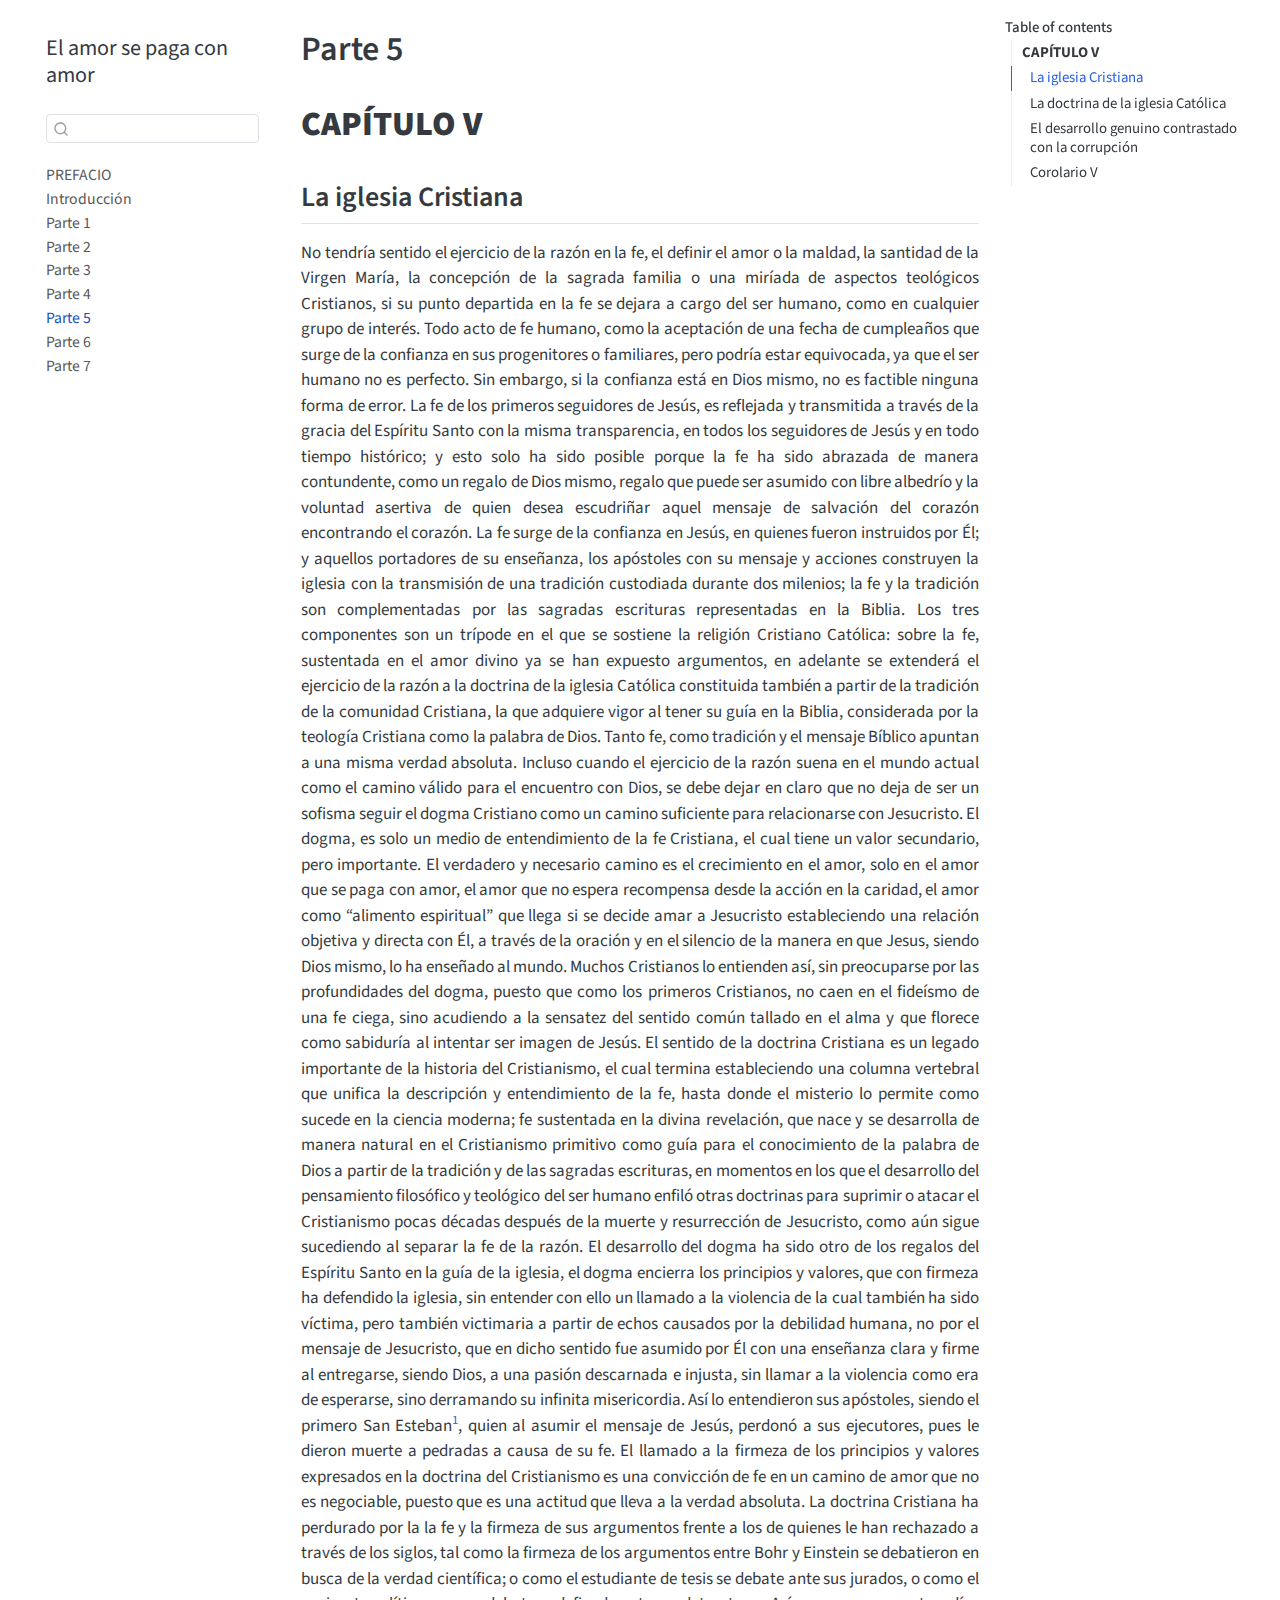
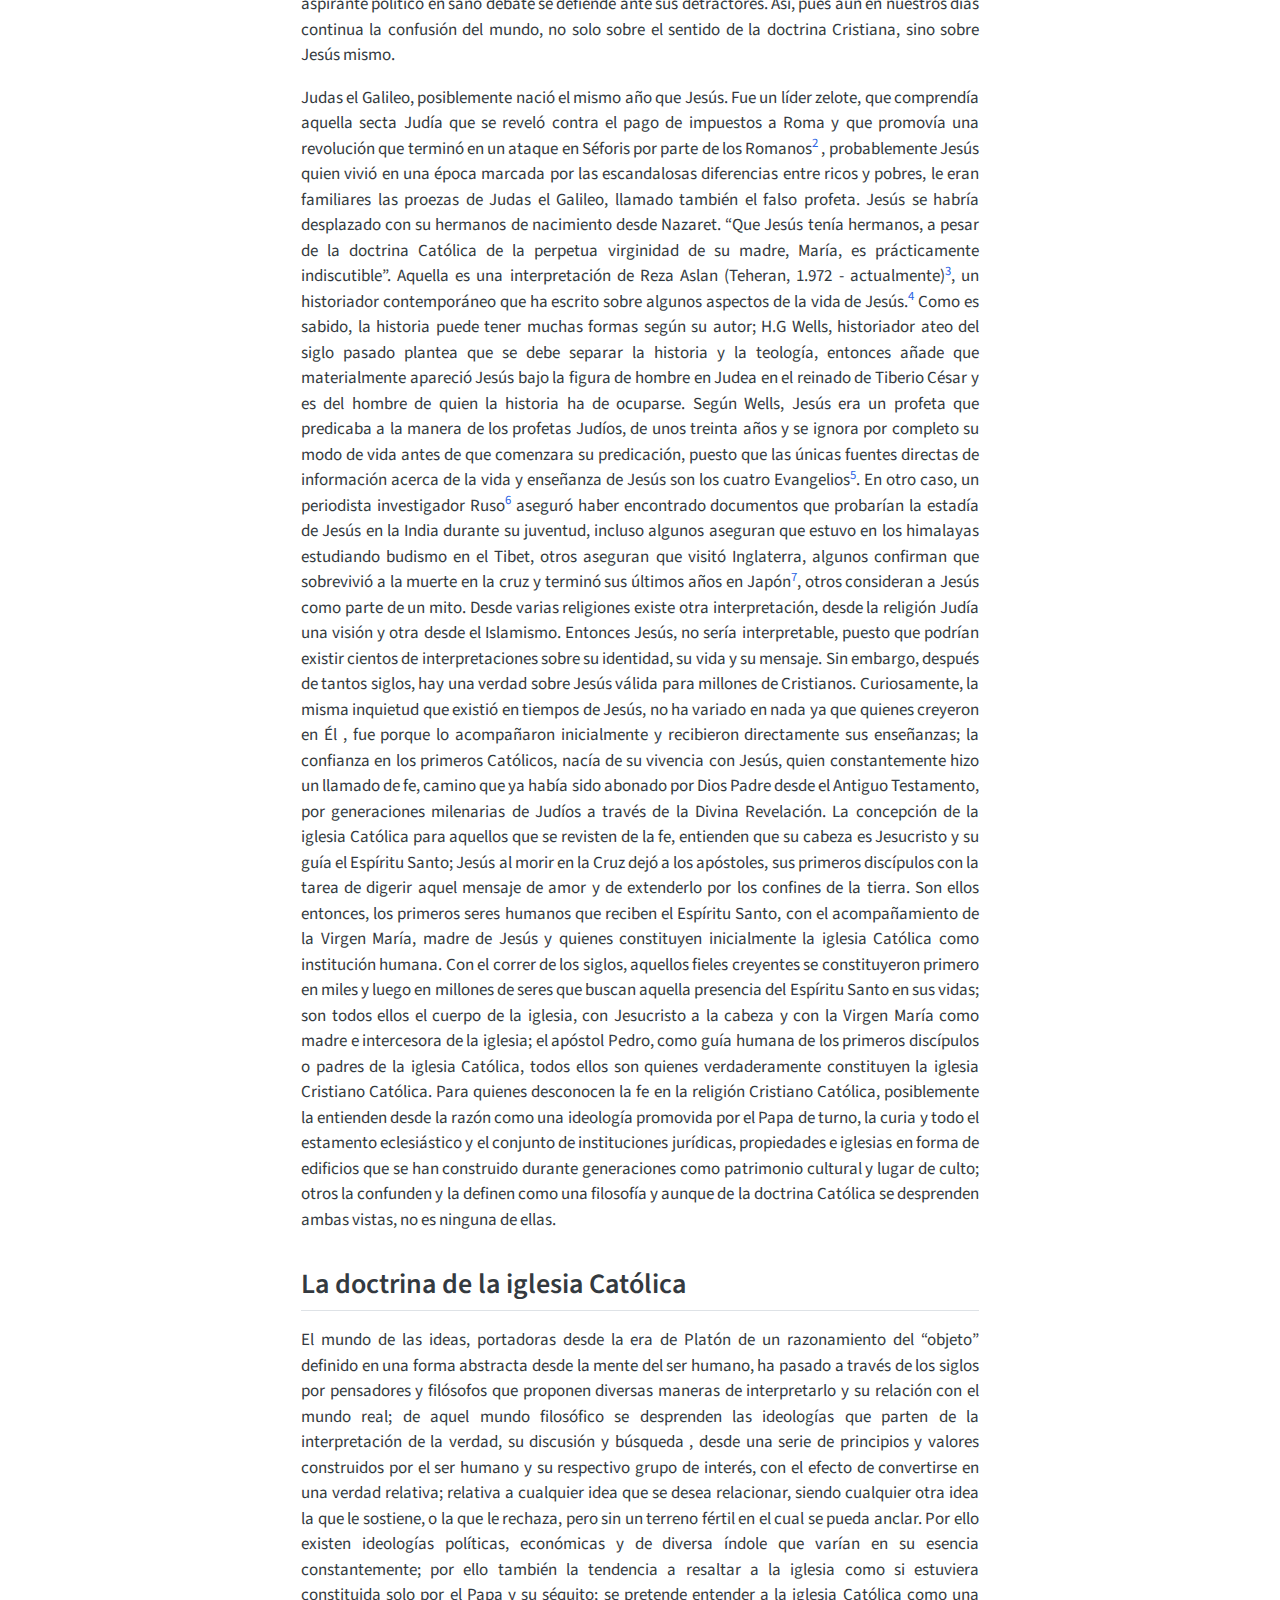
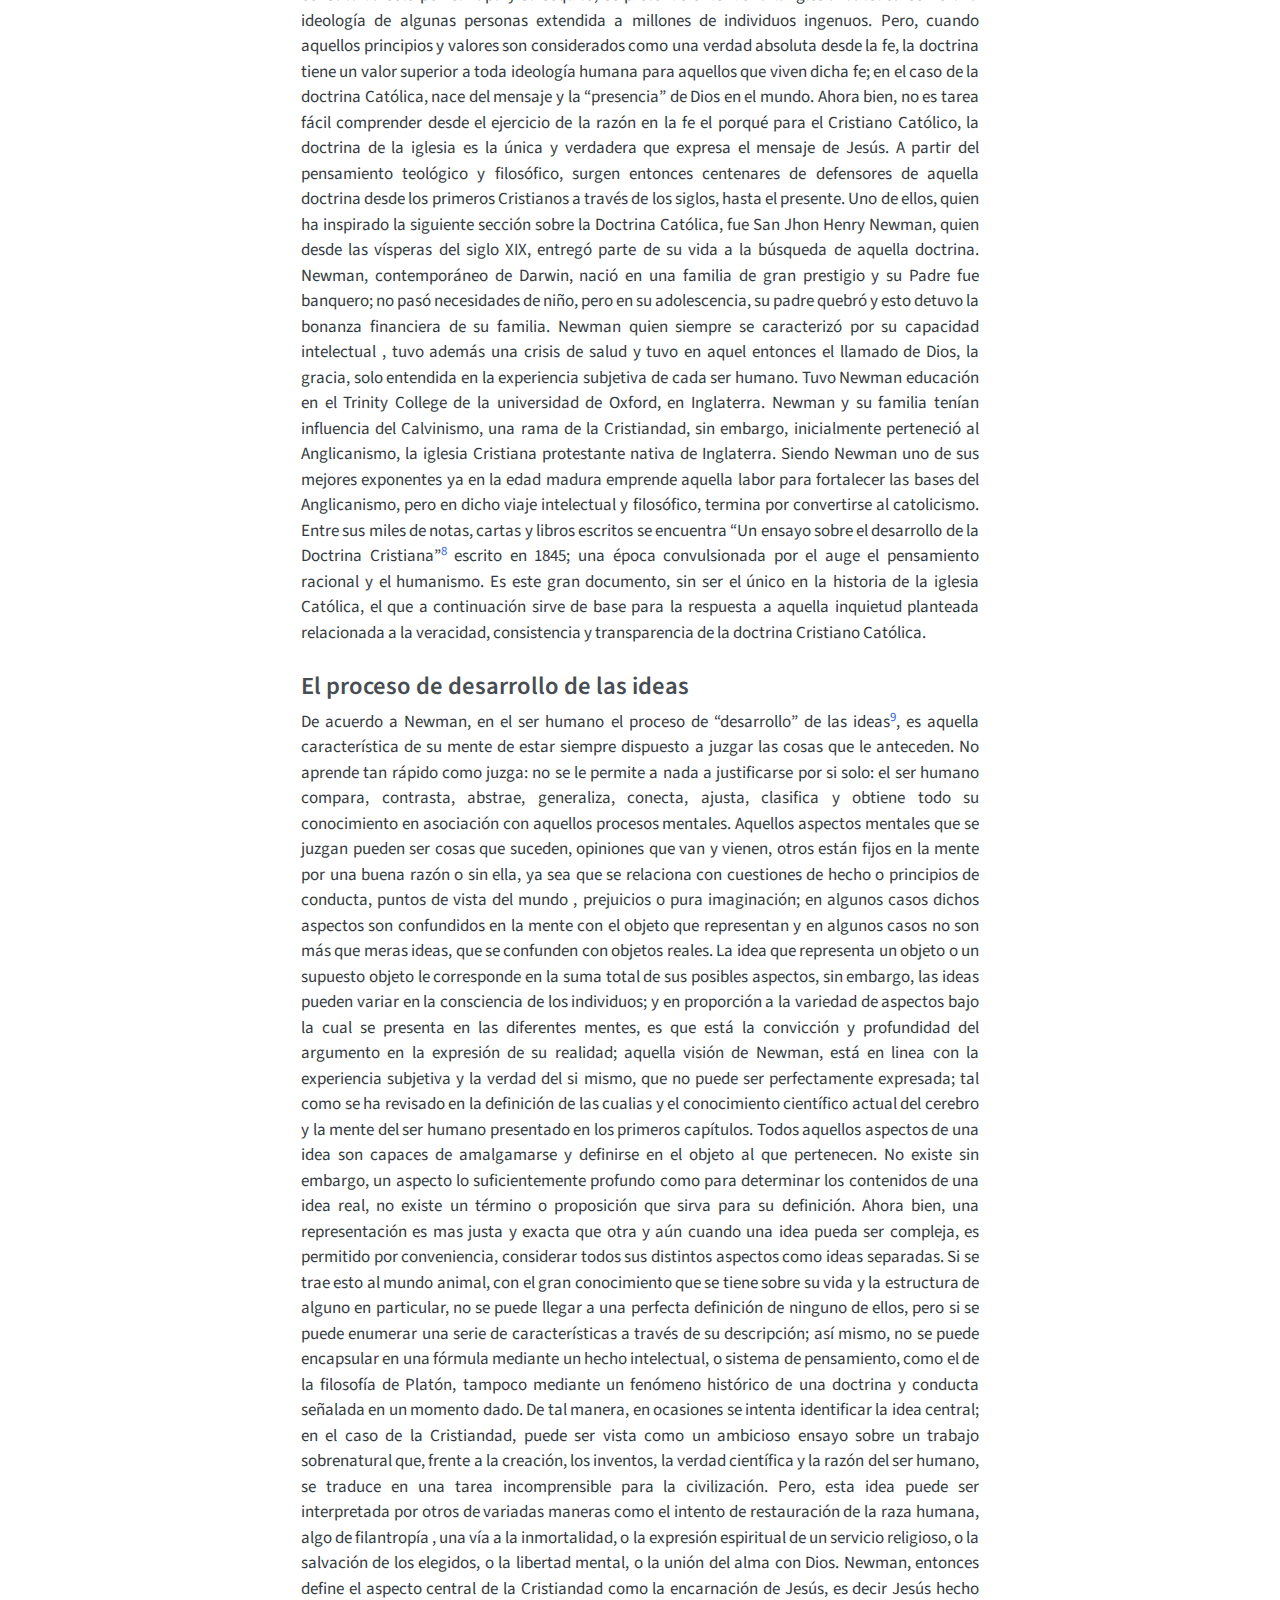
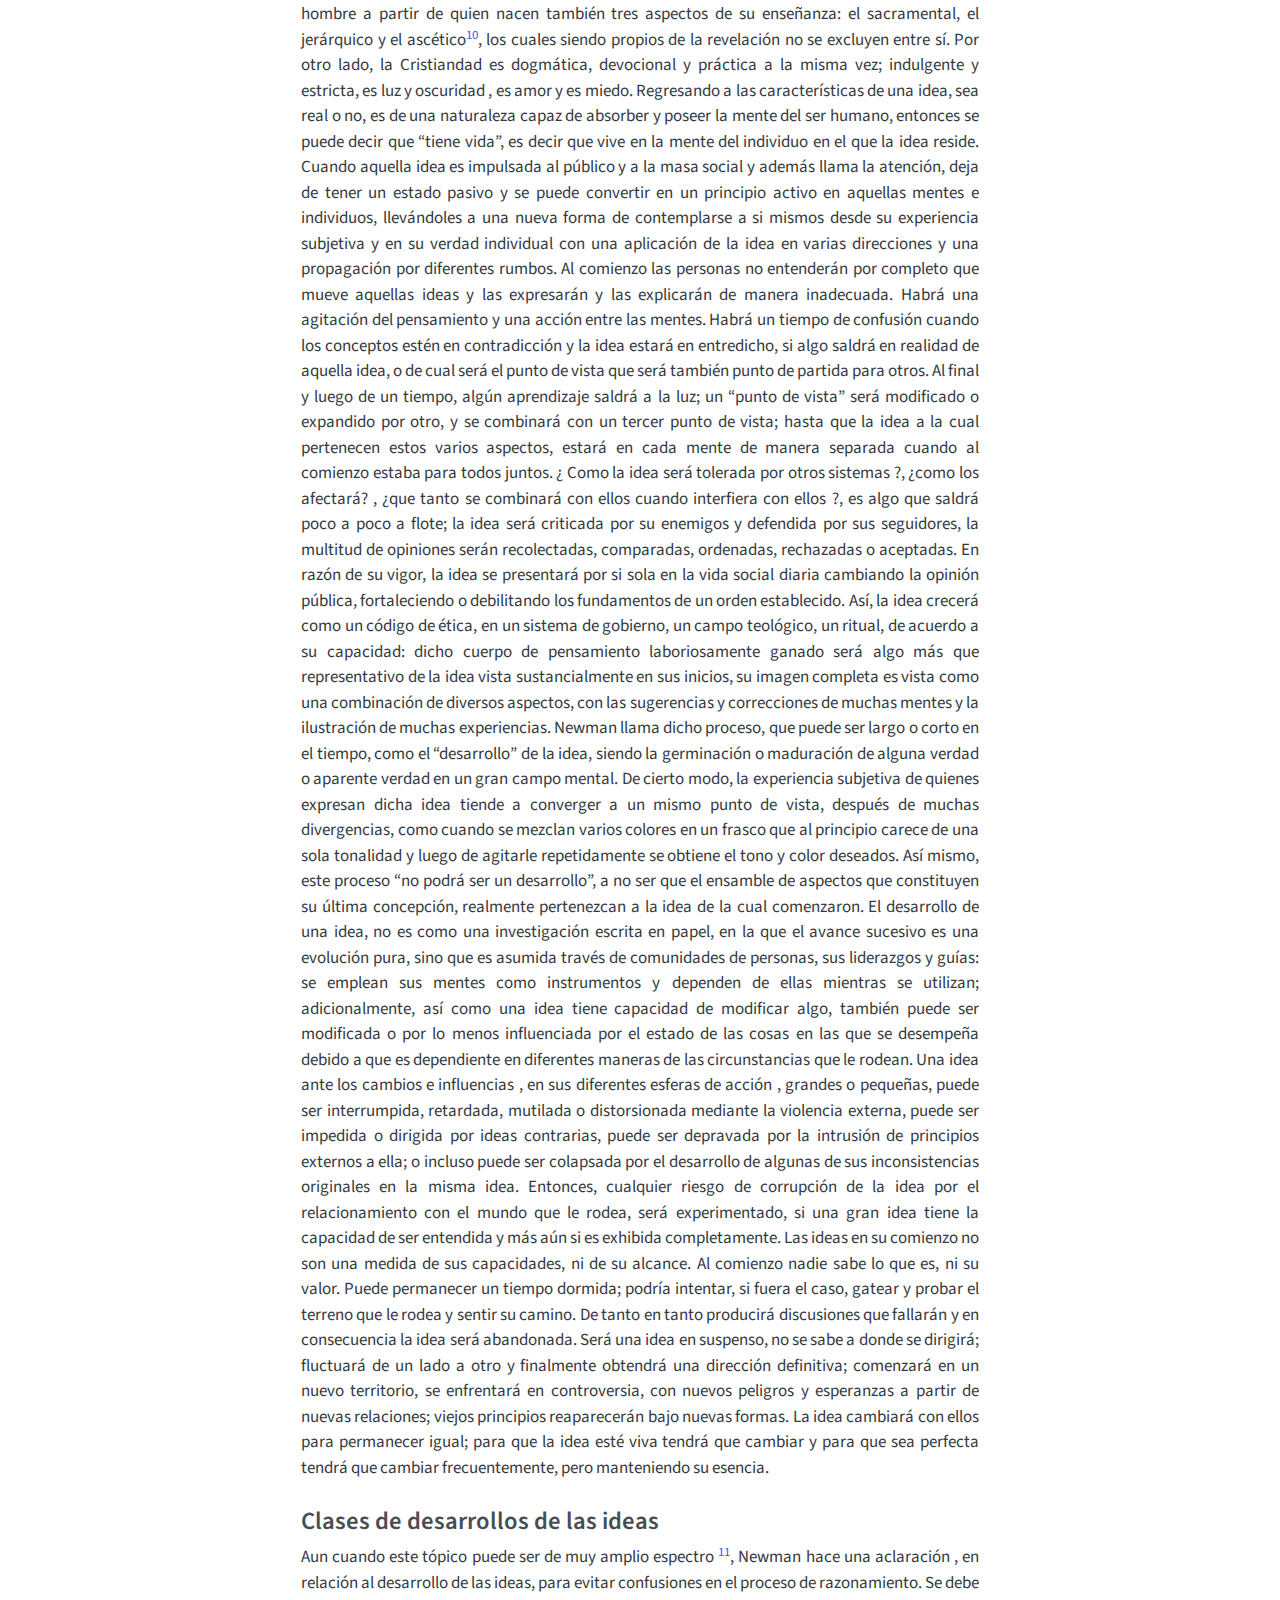
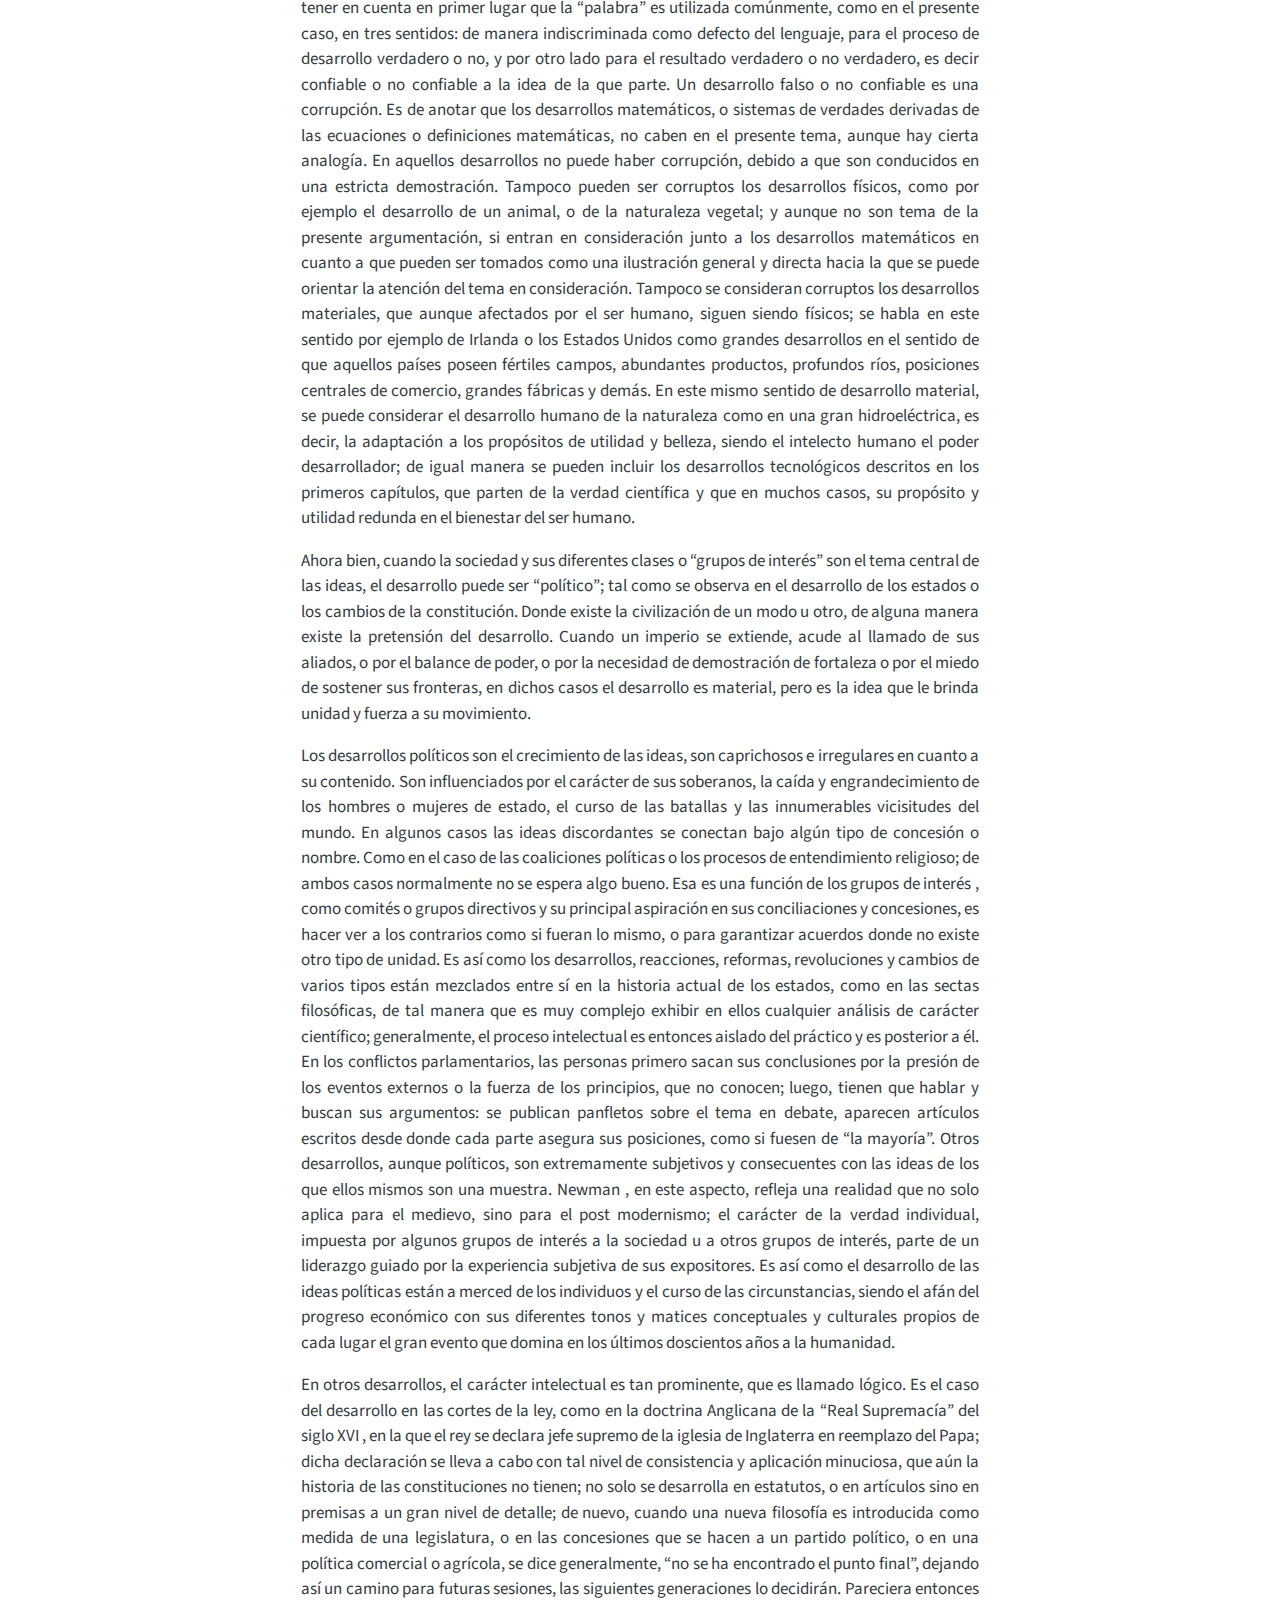
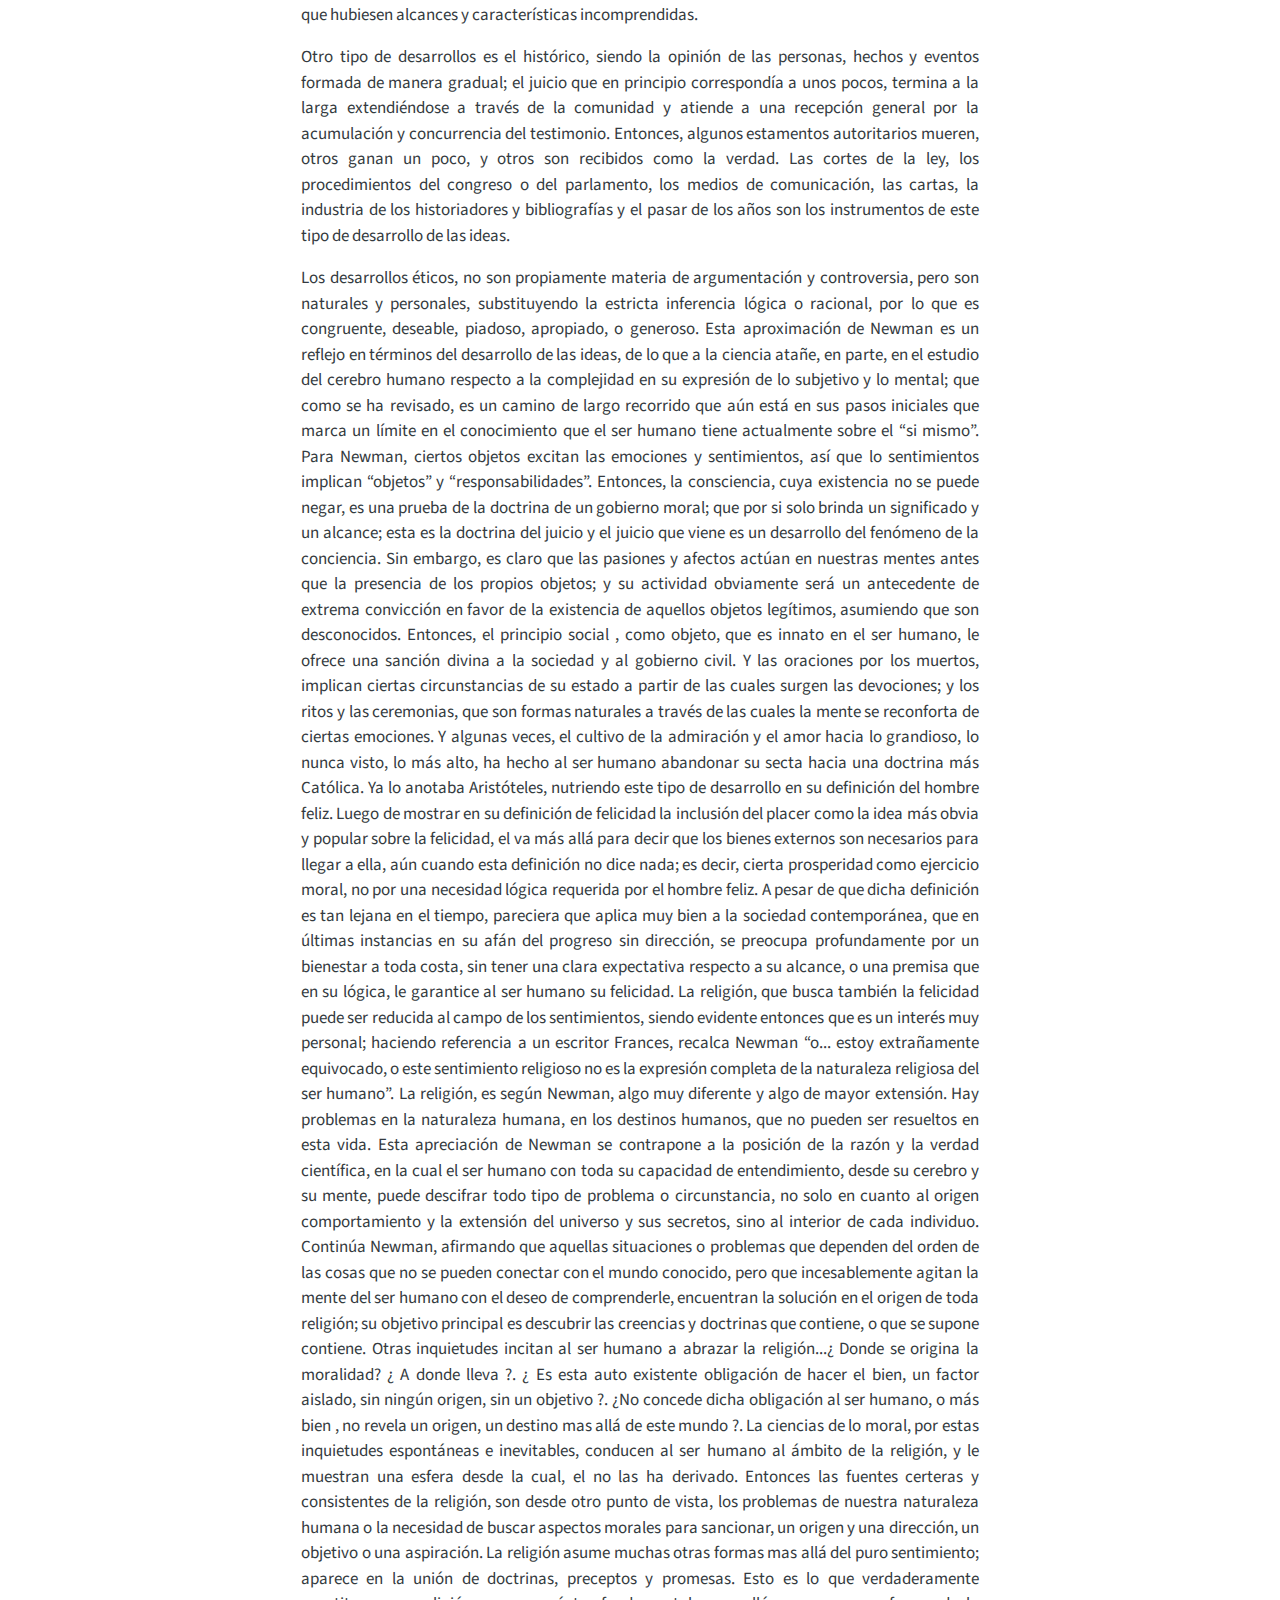
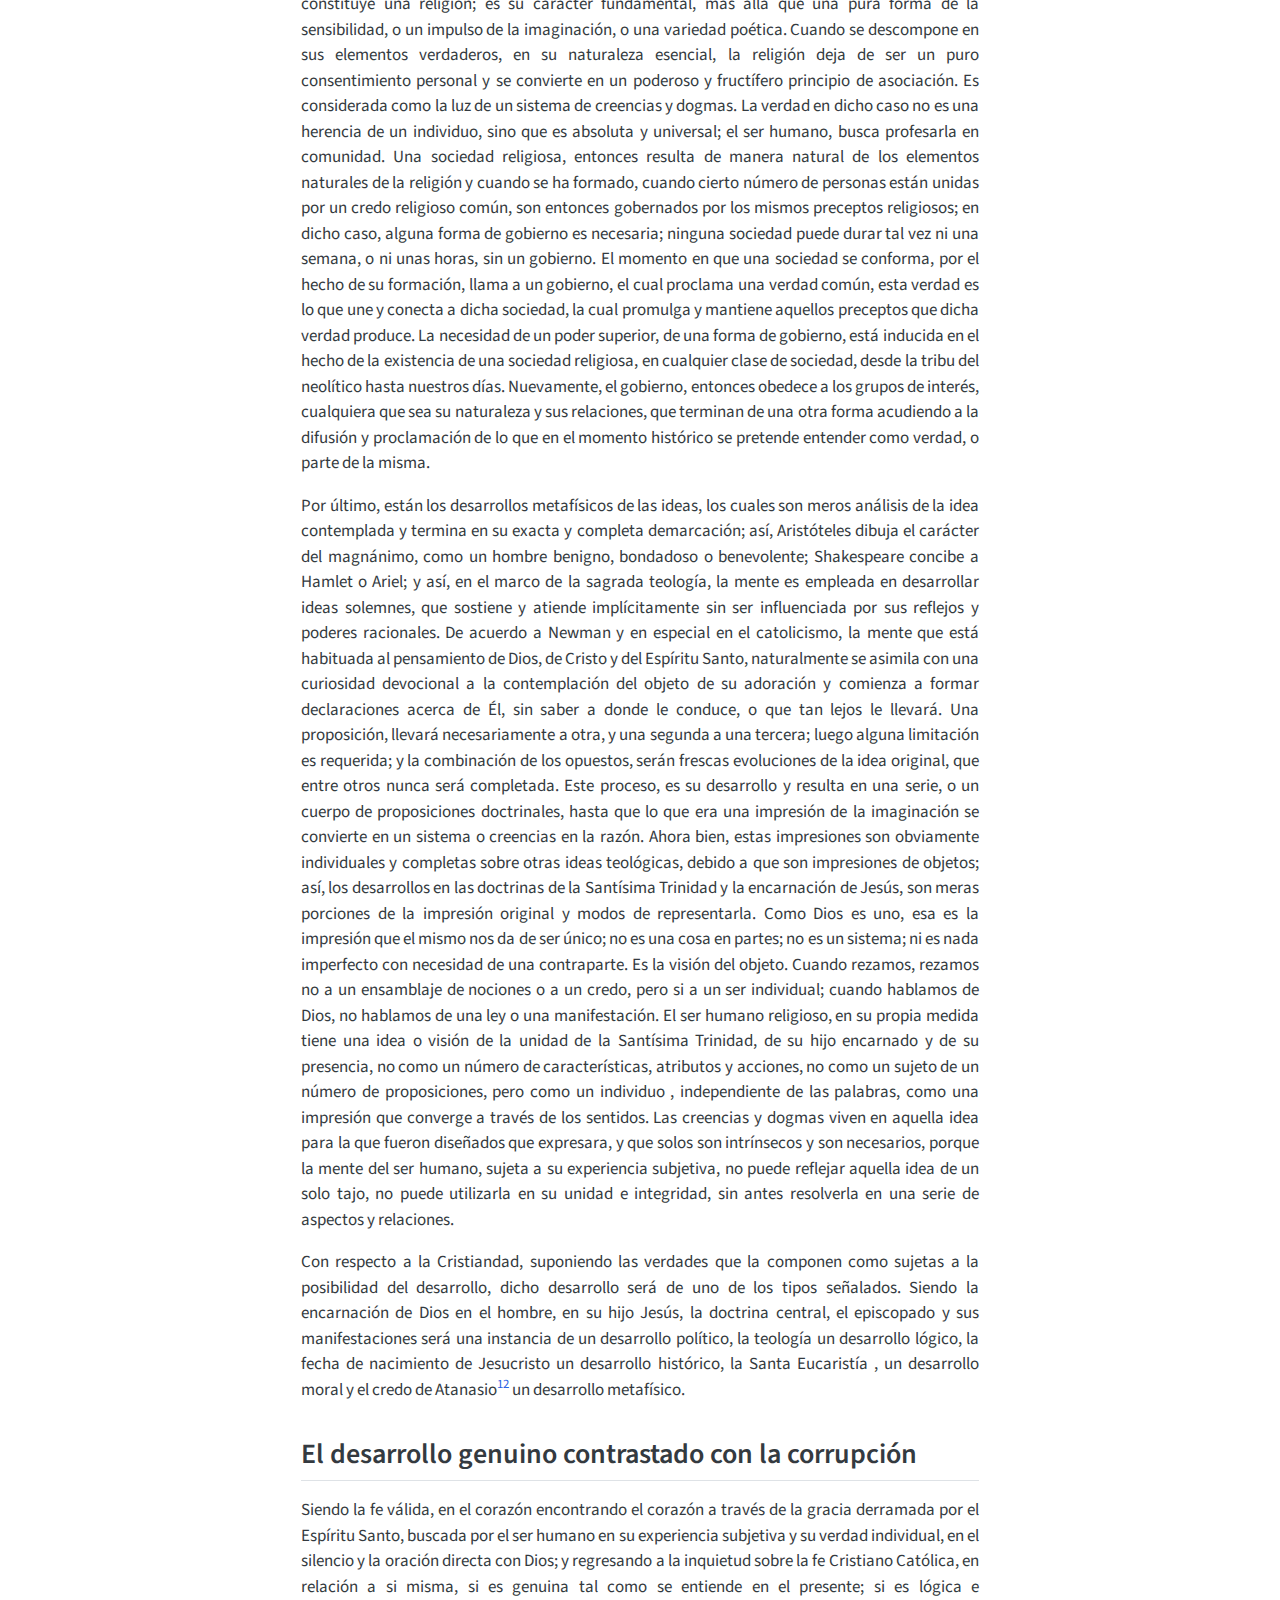
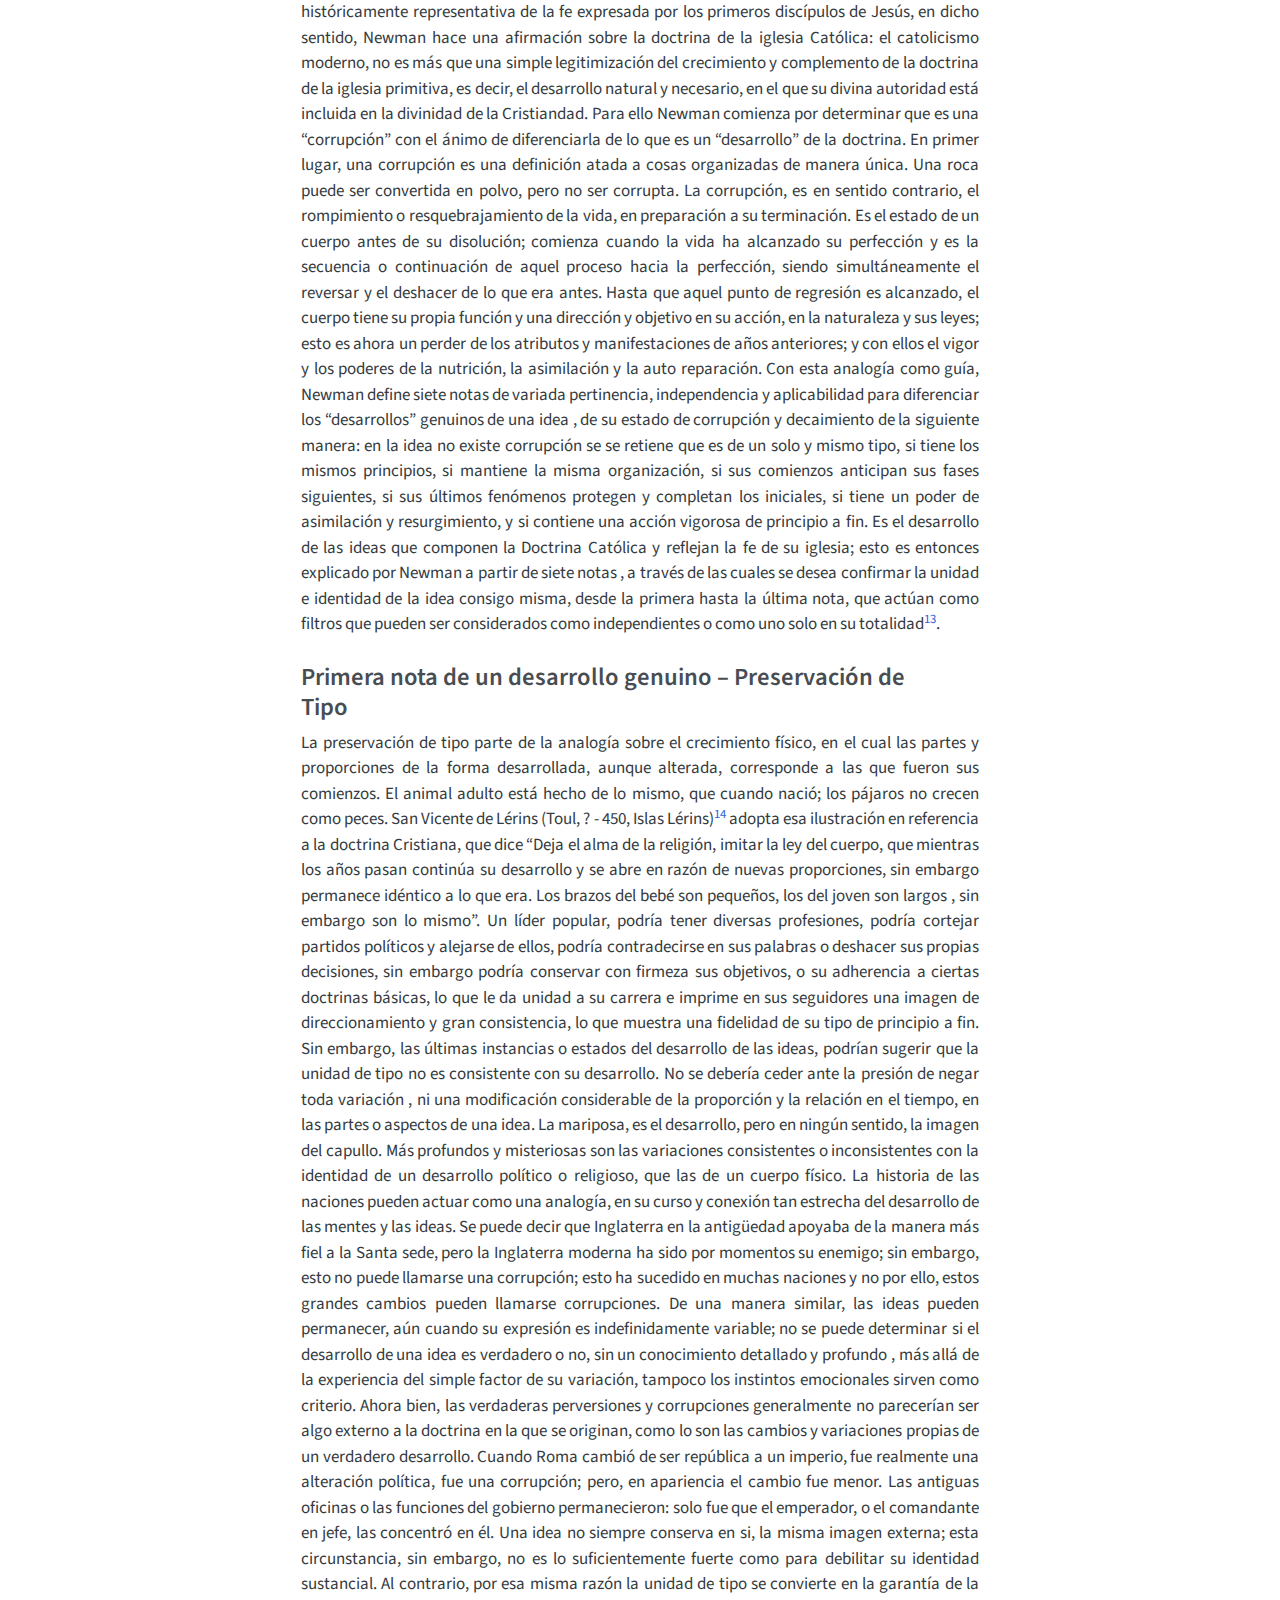
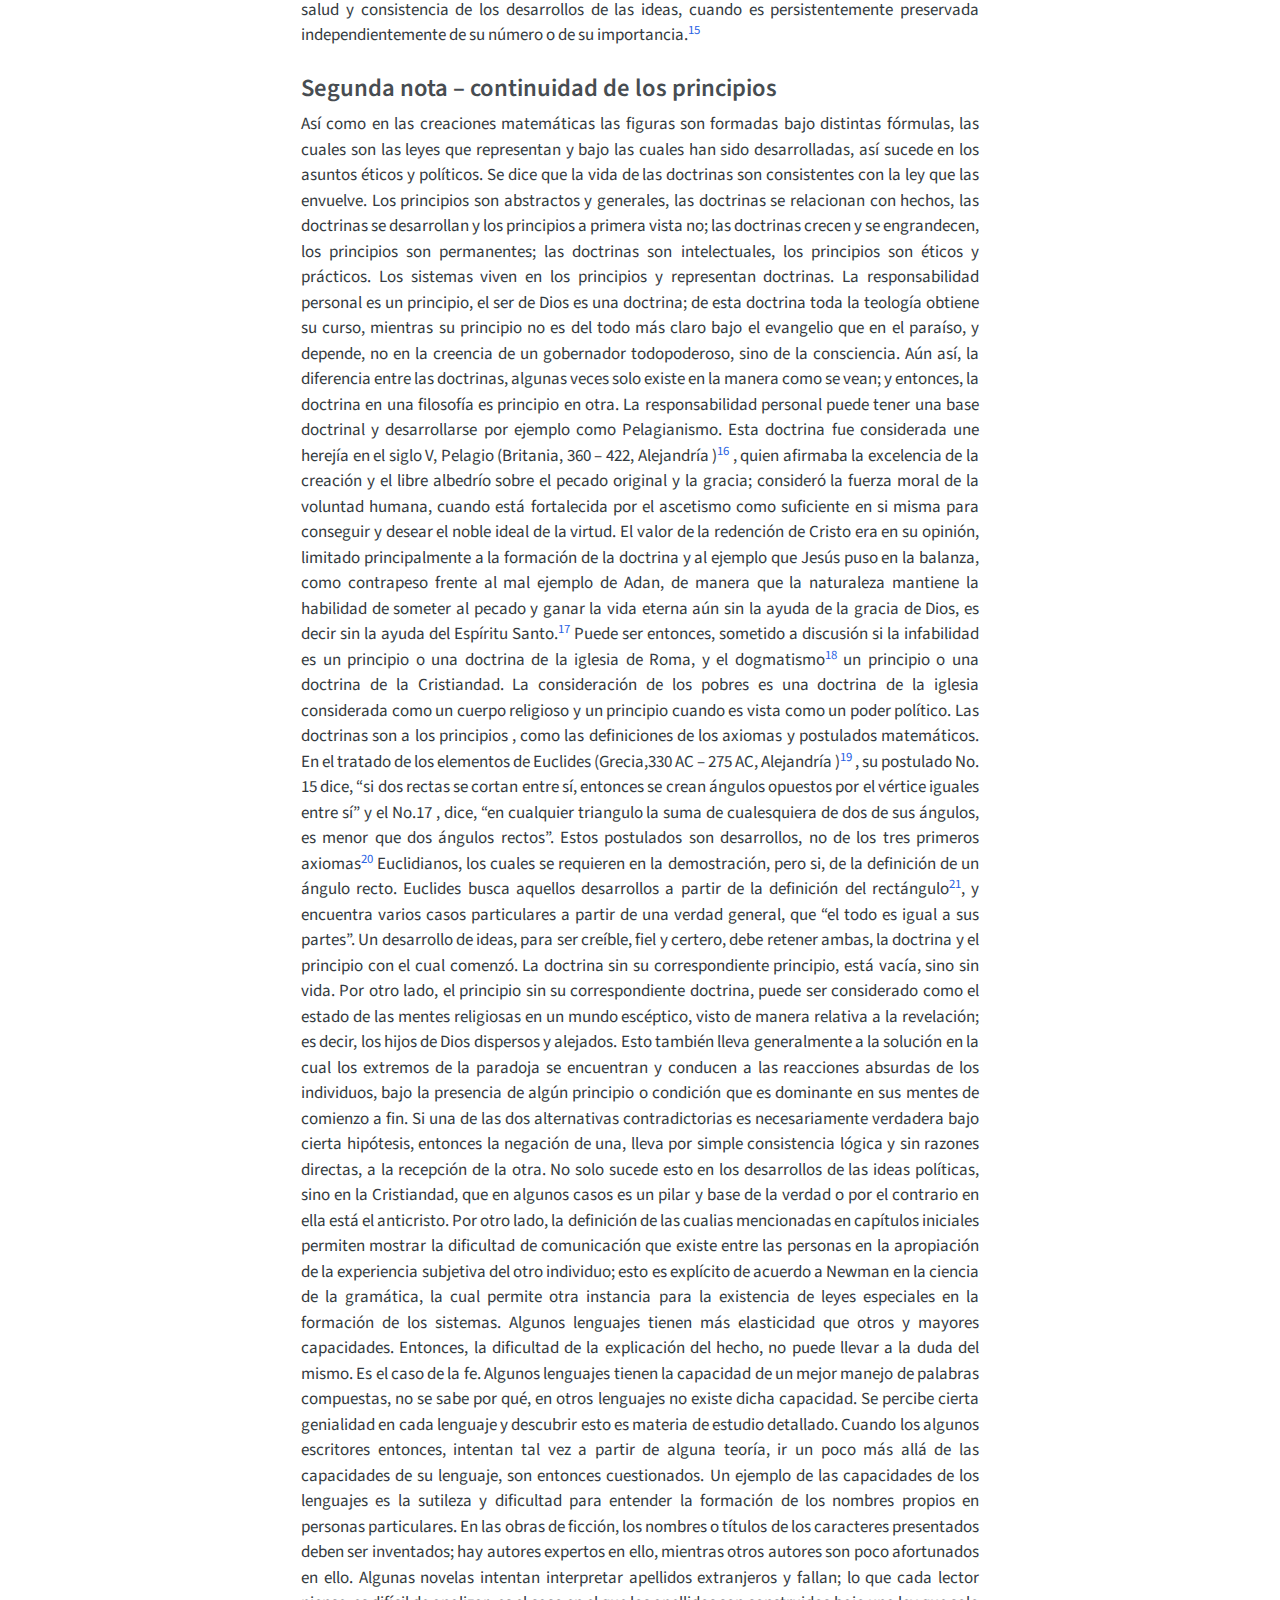
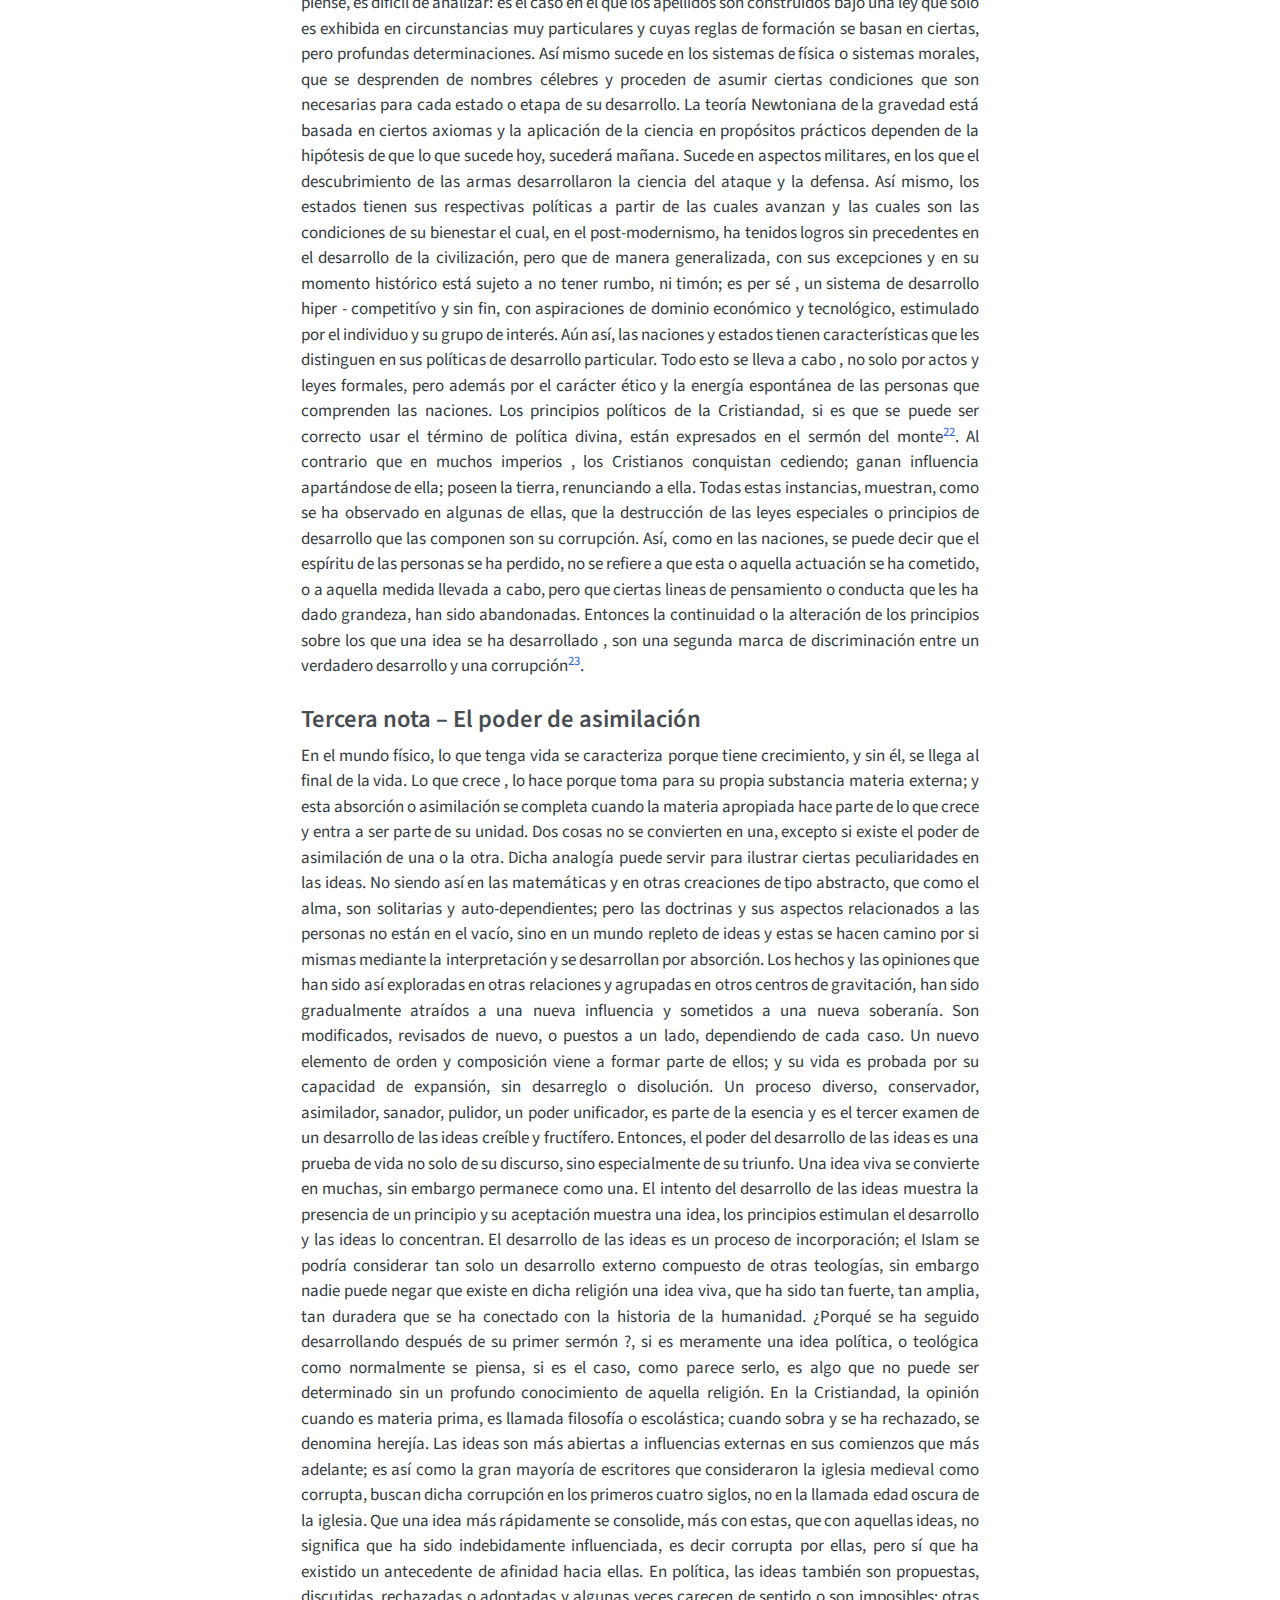
<file: _book/capitulo_5.html>
<!DOCTYPE html>
<html xmlns="http://www.w3.org/1999/xhtml" lang="en" xml:lang="en"><head>

<meta charset="utf-8">
<meta name="generator" content="quarto-1.7.32">

<meta name="viewport" content="width=device-width, initial-scale=1.0, user-scalable=yes">


<title>Parte 5 – El amor se paga con amor</title>
<style>
code{white-space: pre-wrap;}
span.smallcaps{font-variant: small-caps;}
div.columns{display: flex; gap: min(4vw, 1.5em);}
div.column{flex: auto; overflow-x: auto;}
div.hanging-indent{margin-left: 1.5em; text-indent: -1.5em;}
ul.task-list{list-style: none;}
ul.task-list li input[type="checkbox"] {
  width: 0.8em;
  margin: 0 0.8em 0.2em -1em; /* quarto-specific, see https://github.com/quarto-dev/quarto-cli/issues/4556 */ 
  vertical-align: middle;
}
</style>


<script src="site_libs/quarto-nav/quarto-nav.js"></script>
<script src="site_libs/quarto-nav/headroom.min.js"></script>
<script src="site_libs/clipboard/clipboard.min.js"></script>
<script src="site_libs/quarto-search/autocomplete.umd.js"></script>
<script src="site_libs/quarto-search/fuse.min.js"></script>
<script src="site_libs/quarto-search/quarto-search.js"></script>
<meta name="quarto:offset" content="./">
<link href="./capitulo_6.html" rel="next">
<link href="./capitulo_4.html" rel="prev">
<script src="site_libs/quarto-html/quarto.js" type="module"></script>
<script src="site_libs/quarto-html/tabsets/tabsets.js" type="module"></script>
<script src="site_libs/quarto-html/popper.min.js"></script>
<script src="site_libs/quarto-html/tippy.umd.min.js"></script>
<script src="site_libs/quarto-html/anchor.min.js"></script>
<link href="site_libs/quarto-html/tippy.css" rel="stylesheet">
<link href="site_libs/quarto-html/quarto-syntax-highlighting-37eea08aefeeee20ff55810ff984fec1.css" rel="stylesheet" id="quarto-text-highlighting-styles">
<script src="site_libs/bootstrap/bootstrap.min.js"></script>
<link href="site_libs/bootstrap/bootstrap-icons.css" rel="stylesheet">
<link href="site_libs/bootstrap/bootstrap-c55e2a8d3ca46a35957dc526d18088b4.min.css" rel="stylesheet" append-hash="true" id="quarto-bootstrap" data-mode="light">
<script id="quarto-search-options" type="application/json">{
  "location": "sidebar",
  "copy-button": false,
  "collapse-after": 3,
  "panel-placement": "start",
  "type": "textbox",
  "limit": 50,
  "keyboard-shortcut": [
    "f",
    "/",
    "s"
  ],
  "show-item-context": false,
  "language": {
    "search-no-results-text": "No results",
    "search-matching-documents-text": "matching documents",
    "search-copy-link-title": "Copy link to search",
    "search-hide-matches-text": "Hide additional matches",
    "search-more-match-text": "more match in this document",
    "search-more-matches-text": "more matches in this document",
    "search-clear-button-title": "Clear",
    "search-text-placeholder": "",
    "search-detached-cancel-button-title": "Cancel",
    "search-submit-button-title": "Submit",
    "search-label": "Search"
  }
}</script>


<link rel="stylesheet" href="styles.css">
</head>

<body class="nav-sidebar floating quarto-light">

<div id="quarto-search-results"></div>
  <header id="quarto-header" class="headroom fixed-top">
  <nav class="quarto-secondary-nav">
    <div class="container-fluid d-flex">
      <button type="button" class="quarto-btn-toggle btn" data-bs-toggle="collapse" role="button" data-bs-target=".quarto-sidebar-collapse-item" aria-controls="quarto-sidebar" aria-expanded="false" aria-label="Toggle sidebar navigation" onclick="if (window.quartoToggleHeadroom) { window.quartoToggleHeadroom(); }">
        <i class="bi bi-layout-text-sidebar-reverse"></i>
      </button>
        <nav class="quarto-page-breadcrumbs" aria-label="breadcrumb"><ol class="breadcrumb"><li class="breadcrumb-item"><a href="./capitulo_5.html"><span class="chapter-title">Parte 5</span></a></li></ol></nav>
        <a class="flex-grow-1" role="navigation" data-bs-toggle="collapse" data-bs-target=".quarto-sidebar-collapse-item" aria-controls="quarto-sidebar" aria-expanded="false" aria-label="Toggle sidebar navigation" onclick="if (window.quartoToggleHeadroom) { window.quartoToggleHeadroom(); }">      
        </a>
      <button type="button" class="btn quarto-search-button" aria-label="Search" onclick="window.quartoOpenSearch();">
        <i class="bi bi-search"></i>
      </button>
    </div>
  </nav>
</header>
<!-- content -->
<div id="quarto-content" class="quarto-container page-columns page-rows-contents page-layout-article">
<!-- sidebar -->
  <nav id="quarto-sidebar" class="sidebar collapse collapse-horizontal quarto-sidebar-collapse-item sidebar-navigation floating overflow-auto">
    <div class="pt-lg-2 mt-2 text-left sidebar-header">
    <div class="sidebar-title mb-0 py-0">
      <a href="./">El amor se paga con amor</a> 
    </div>
      </div>
        <div class="mt-2 flex-shrink-0 align-items-center">
        <div class="sidebar-search">
        <div id="quarto-search" class="" title="Search"></div>
        </div>
        </div>
    <div class="sidebar-menu-container"> 
    <ul class="list-unstyled mt-1">
        <li class="sidebar-item">
  <div class="sidebar-item-container"> 
  <a href="./index.html" class="sidebar-item-text sidebar-link"><span class="chapter-title">PREFACIO</span></a>
  </div>
</li>
        <li class="sidebar-item">
  <div class="sidebar-item-container"> 
  <a href="./introduccion.html" class="sidebar-item-text sidebar-link"><span class="chapter-title">Introducción</span></a>
  </div>
</li>
        <li class="sidebar-item">
  <div class="sidebar-item-container"> 
  <a href="./capitulo_1.html" class="sidebar-item-text sidebar-link"><span class="chapter-title">Parte 1</span></a>
  </div>
</li>
        <li class="sidebar-item">
  <div class="sidebar-item-container"> 
  <a href="./capitulo_2.html" class="sidebar-item-text sidebar-link"><span class="chapter-title">Parte 2</span></a>
  </div>
</li>
        <li class="sidebar-item">
  <div class="sidebar-item-container"> 
  <a href="./capitulo_3.html" class="sidebar-item-text sidebar-link"><span class="chapter-title">Parte 3</span></a>
  </div>
</li>
        <li class="sidebar-item">
  <div class="sidebar-item-container"> 
  <a href="./capitulo_4.html" class="sidebar-item-text sidebar-link"><span class="chapter-title">Parte 4</span></a>
  </div>
</li>
        <li class="sidebar-item">
  <div class="sidebar-item-container"> 
  <a href="./capitulo_5.html" class="sidebar-item-text sidebar-link active"><span class="chapter-title">Parte 5</span></a>
  </div>
</li>
        <li class="sidebar-item">
  <div class="sidebar-item-container"> 
  <a href="./capitulo_6.html" class="sidebar-item-text sidebar-link"><span class="chapter-title">Parte 6</span></a>
  </div>
</li>
        <li class="sidebar-item">
  <div class="sidebar-item-container"> 
  <a href="./capitulo_7.html" class="sidebar-item-text sidebar-link"><span class="chapter-title">Parte 7</span></a>
  </div>
</li>
    </ul>
    </div>
</nav>
<div id="quarto-sidebar-glass" class="quarto-sidebar-collapse-item" data-bs-toggle="collapse" data-bs-target=".quarto-sidebar-collapse-item"></div>
<!-- margin-sidebar -->
    <div id="quarto-margin-sidebar" class="sidebar margin-sidebar">
        <nav id="TOC" role="doc-toc" class="toc-active">
    <h2 id="toc-title">Table of contents</h2>
   
  <ul>
  <li><a href="#capítulo-v" id="toc-capítulo-v" class="nav-link active" data-scroll-target="#capítulo-v"><strong>CAPÍTULO V</strong></a>
  <ul>
  <li><a href="#la-iglesia-cristiana" id="toc-la-iglesia-cristiana" class="nav-link" data-scroll-target="#la-iglesia-cristiana">La iglesia Cristiana</a></li>
  <li><a href="#la-doctrina-de-la-iglesia-católica" id="toc-la-doctrina-de-la-iglesia-católica" class="nav-link" data-scroll-target="#la-doctrina-de-la-iglesia-católica">La doctrina de la iglesia Católica</a>
  <ul>
  <li><a href="#el-proceso-de-desarrollo-de-las-ideas" id="toc-el-proceso-de-desarrollo-de-las-ideas" class="nav-link" data-scroll-target="#el-proceso-de-desarrollo-de-las-ideas">El proceso de desarrollo de las ideas</a></li>
  <li><a href="#clases-de-desarrollos-de-las-ideas" id="toc-clases-de-desarrollos-de-las-ideas" class="nav-link" data-scroll-target="#clases-de-desarrollos-de-las-ideas">Clases de desarrollos de las ideas</a></li>
  </ul></li>
  <li><a href="#el-desarrollo-genuino-contrastado-con-la-corrupción" id="toc-el-desarrollo-genuino-contrastado-con-la-corrupción" class="nav-link" data-scroll-target="#el-desarrollo-genuino-contrastado-con-la-corrupción">El desarrollo genuino contrastado con la corrupción</a>
  <ul>
  <li><a href="#primera-nota-de-un-desarrollo-genuino-preservación-de-tipo" id="toc-primera-nota-de-un-desarrollo-genuino-preservación-de-tipo" class="nav-link" data-scroll-target="#primera-nota-de-un-desarrollo-genuino-preservación-de-tipo">Primera nota de un desarrollo genuino – Preservación de Tipo</a></li>
  <li><a href="#segunda-nota-continuidad-de-los-principios" id="toc-segunda-nota-continuidad-de-los-principios" class="nav-link" data-scroll-target="#segunda-nota-continuidad-de-los-principios">Segunda nota – continuidad de los principios</a></li>
  <li><a href="#tercera-nota-el-poder-de-asimilación" id="toc-tercera-nota-el-poder-de-asimilación" class="nav-link" data-scroll-target="#tercera-nota-el-poder-de-asimilación">Tercera nota – El poder de asimilación</a></li>
  <li><a href="#cuarta-nota-anticipación-de-su-futuro" id="toc-cuarta-nota-anticipación-de-su-futuro" class="nav-link" data-scroll-target="#cuarta-nota-anticipación-de-su-futuro">Cuarta nota – Anticipación de su futuro</a></li>
  <li><a href="#quinta-nota-secuencia-lógica" id="toc-quinta-nota-secuencia-lógica" class="nav-link" data-scroll-target="#quinta-nota-secuencia-lógica">Quinta Nota – Secuencia lógica</a></li>
  <li><a href="#sexta-nota-acción-conservadora-según-su-pasado" id="toc-sexta-nota-acción-conservadora-según-su-pasado" class="nav-link" data-scroll-target="#sexta-nota-acción-conservadora-según-su-pasado">Sexta Nota – Acción conservadora según su pasado</a></li>
  <li><a href="#séptima-nota-vigor-crónico" id="toc-séptima-nota-vigor-crónico" class="nav-link" data-scroll-target="#séptima-nota-vigor-crónico">Séptima Nota – Vigor crónico</a></li>
  </ul></li>
  <li><a href="#corolario-v" id="toc-corolario-v" class="nav-link" data-scroll-target="#corolario-v">Corolario V</a></li>
  </ul></li>
  </ul>
</nav>
    </div>
<!-- main -->
<main class="content" id="quarto-document-content">

<header id="title-block-header" class="quarto-title-block default">
<div class="quarto-title">
<h1 class="title"><span class="chapter-title">Parte 5</span></h1>
</div>



<div class="quarto-title-meta">

    
  
    
  </div>
  


</header>


<section id="capítulo-v" class="level1">
<h1><strong>CAPÍTULO V</strong></h1>
<section id="la-iglesia-cristiana" class="level2">
<h2 class="anchored" data-anchor-id="la-iglesia-cristiana">La iglesia Cristiana</h2>
<p>No tendría sentido el ejercicio de la razón en la fe, el definir el amor o la maldad, la santidad de la Virgen María, la concepción de la sagrada familia o una miríada de aspectos teológicos Cristianos, si su punto departida en la fe se dejara a cargo del ser humano, como en cualquier grupo de interés. Todo acto de fe humano, como la aceptación de una fecha de cumpleaños que surge de la confianza en sus progenitores o familiares, pero podría estar equivocada, ya que el ser humano no es perfecto. Sin embargo, si la confianza está en Dios mismo, no es factible ninguna forma de error. La fe de los primeros seguidores de Jesús, es reflejada y transmitida a través de la gracia del Espíritu Santo con la misma transparencia, en todos los seguidores de Jesús y en todo tiempo histórico; y esto solo ha sido posible porque la fe ha sido abrazada de manera contundente, como un regalo de Dios mismo, regalo que puede ser asumido con libre albedrío y la voluntad asertiva de quien desea escudriñar aquel mensaje de salvación del corazón encontrando el corazón. La fe surge de la confianza en Jesús, en quienes fueron instruidos por Él; y aquellos portadores de su enseñanza, los apóstoles con su mensaje y acciones construyen la iglesia con la transmisión de una tradición custodiada durante dos milenios; la fe y la tradición son complementadas por las sagradas escrituras representadas en la Biblia. Los tres componentes son un trípode en el que se sostiene la religión Cristiano Católica: sobre la fe, sustentada en el amor divino ya se han expuesto argumentos, en adelante se extenderá el ejercicio de la razón a la doctrina de la iglesia Católica constituida también a partir de la tradición de la comunidad Cristiana, la que adquiere vigor al tener su guía en la Biblia, considerada por la teología Cristiana como la palabra de Dios. Tanto fe, como tradición y el mensaje Bíblico apuntan a una misma verdad absoluta. Incluso cuando el ejercicio de la razón suena en el mundo actual como el camino válido para el encuentro con Dios, se debe dejar en claro que no deja de ser un sofisma seguir el dogma Cristiano como un camino suficiente para relacionarse con Jesucristo. El dogma, es solo un medio de entendimiento de la fe Cristiana, el cual tiene un valor secundario, pero importante. El verdadero y necesario camino es el crecimiento en el amor, solo en el amor que se paga con amor, el amor que no espera recompensa desde la acción en la caridad, el amor como “alimento espiritual” que llega si se decide amar a Jesucristo estableciendo una relación objetiva y directa con Él, a través de la oración y en el silencio de la manera en que Jesus, siendo Dios mismo, lo ha enseñado al mundo. Muchos Cristianos lo entienden así, sin preocuparse por las profundidades del dogma, puesto que como los primeros Cristianos, no caen en el fideísmo de una fe ciega, sino acudiendo a la sensatez del sentido común tallado en el alma y que florece como sabiduría al intentar ser imagen de Jesús. El sentido de la doctrina Cristiana es un legado importante de la historia del Cristianismo, el cual termina estableciendo una columna vertebral que unifica la descripción y entendimiento de la fe, hasta donde el misterio lo permite como sucede en la ciencia moderna; fe sustentada en la divina revelación, que nace y se desarrolla de manera natural en el Cristianismo primitivo como guía para el conocimiento de la palabra de Dios a partir de la tradición y de las sagradas escrituras, en momentos en los que el desarrollo del pensamiento filosófico y teológico del ser humano enfiló otras doctrinas para suprimir o atacar el Cristianismo pocas décadas después de la muerte y resurrección de Jesucristo, como aún sigue sucediendo al separar la fe de la razón. El desarrollo del dogma ha sido otro de los regalos del Espíritu Santo en la guía de la iglesia, el dogma encierra los principios y valores, que con firmeza ha defendido la iglesia, sin entender con ello un llamado a la violencia de la cual también ha sido víctima, pero también victimaria a partir de echos causados por la debilidad humana, no por el mensaje de Jesucristo, que en dicho sentido fue asumido por Él con una enseñanza clara y firme al entregarse, siendo Dios, a una pasión descarnada e injusta, sin llamar a la violencia como era de esperarse, sino derramando su infinita misericordia. Así lo entendieron sus apóstoles, siendo el primero San Esteban<a href="#fn1" class="footnote-ref" id="fnref1" role="doc-noteref"><sup>1</sup></a>, quien al asumir el mensaje de Jesús, perdonó a sus ejecutores, pues le dieron muerte a pedradas a causa de su fe. El llamado a la firmeza de los principios y valores expresados en la doctrina del Cristianismo es una convicción de fe en un camino de amor que no es negociable, puesto que es una actitud que lleva a la verdad absoluta. La doctrina Cristiana ha perdurado por la la fe y la firmeza de sus argumentos frente a los de quienes le han rechazado a través de los siglos, tal como la firmeza de los argumentos entre Bohr y Einstein se debatieron en busca de la verdad científica; o como el estudiante de tesis se debate ante sus jurados, o como el aspirante político en sano debate se defiende ante sus detractores. Así, pues aun en nuestros días continua la confusión del mundo, no solo sobre el sentido de la doctrina Cristiana, sino sobre Jesús mismo.</p>
<p>Judas el Galileo, posiblemente nació el mismo año que Jesús. Fue un líder zelote, que comprendía aquella secta Judía que se reveló contra el pago de impuestos a Roma y que promovía una revolución que terminó en un ataque en Séforis por parte de los Romanos<a href="#fn2" class="footnote-ref" id="fnref2" role="doc-noteref"><sup>2</sup></a> , probablemente Jesús quien vivió en una época marcada por las escandalosas diferencias entre ricos y pobres, le eran familiares las proezas de Judas el Galileo, llamado también el falso profeta. Jesús se habría desplazado con su hermanos de nacimiento desde Nazaret. “Que Jesús tenía hermanos, a pesar de la doctrina Católica de la perpetua virginidad de su madre, María, es prácticamente indiscutible”. Aquella es una interpretación de Reza Aslan (Teheran, 1.972 - actualmente)<a href="#fn3" class="footnote-ref" id="fnref3" role="doc-noteref"><sup>3</sup></a>, un historiador contemporáneo que ha escrito sobre algunos aspectos de la vida de Jesús.<a href="#fn4" class="footnote-ref" id="fnref4" role="doc-noteref"><sup>4</sup></a> Como es sabido, la historia puede tener muchas formas según su autor; H.G Wells, historiador ateo del siglo pasado plantea que se debe separar la historia y la teología, entonces añade que materialmente apareció Jesús bajo la figura de hombre en Judea en el reinado de Tiberio César y es del hombre de quien la historia ha de ocuparse. Según Wells, Jesús era un profeta que predicaba a la manera de los profetas Judíos, de unos treinta años y se ignora por completo su modo de vida antes de que comenzara su predicación, puesto que las únicas fuentes directas de información acerca de la vida y enseñanza de Jesús son los cuatro Evangelios<a href="#fn5" class="footnote-ref" id="fnref5" role="doc-noteref"><sup>5</sup></a>. En otro caso, un periodista investigador Ruso<a href="#fn6" class="footnote-ref" id="fnref6" role="doc-noteref"><sup>6</sup></a> aseguró haber encontrado documentos que probarían la estadía de Jesús en la India durante su juventud, incluso algunos aseguran que estuvo en los himalayas estudiando budismo en el Tibet, otros aseguran que visitó Inglaterra, algunos confirman que sobrevivió a la muerte en la cruz y terminó sus últimos años en Japón<a href="#fn7" class="footnote-ref" id="fnref7" role="doc-noteref"><sup>7</sup></a>, otros consideran a Jesús como parte de un mito. Desde varias religiones existe otra interpretación, desde la religión Judía una visión y otra desde el Islamismo. Entonces Jesús, no sería interpretable, puesto que podrían existir cientos de interpretaciones sobre su identidad, su vida y su mensaje. Sin embargo, después de tantos siglos, hay una verdad sobre Jesús válida para millones de Cristianos. Curiosamente, la misma inquietud que existió en tiempos de Jesús, no ha variado en nada ya que quienes creyeron en Él , fue porque lo acompañaron inicialmente y recibieron directamente sus enseñanzas; la confianza en los primeros Católicos, nacía de su vivencia con Jesús, quien constantemente hizo un llamado de fe, camino que ya había sido abonado por Dios Padre desde el Antiguo Testamento, por generaciones milenarias de Judíos a través de la Divina Revelación. La concepción de la iglesia Católica para aquellos que se revisten de la fe, entienden que su cabeza es Jesucristo y su guía el Espíritu Santo; Jesús al morir en la Cruz dejó a los apóstoles, sus primeros discípulos con la tarea de digerir aquel mensaje de amor y de extenderlo por los confines de la tierra. Son ellos entonces, los primeros seres humanos que reciben el Espíritu Santo, con el acompañamiento de la Virgen María, madre de Jesús y quienes constituyen inicialmente la iglesia Católica como institución humana. Con el correr de los siglos, aquellos fieles creyentes se constituyeron primero en miles y luego en millones de seres que buscan aquella presencia del Espíritu Santo en sus vidas; son todos ellos el cuerpo de la iglesia, con Jesucristo a la cabeza y con la Virgen María como madre e intercesora de la iglesia; el apóstol Pedro, como guía humana de los primeros discípulos o padres de la iglesia Católica, todos ellos son quienes verdaderamente constituyen la iglesia Cristiano Católica. Para quienes desconocen la fe en la religión Cristiano Católica, posiblemente la entienden desde la razón como una ideología promovida por el Papa de turno, la curia y todo el estamento eclesiástico y el conjunto de instituciones jurídicas, propiedades e iglesias en forma de edificios que se han construido durante generaciones como patrimonio cultural y lugar de culto; otros la confunden y la definen como una filosofía y aunque de la doctrina Católica se desprenden ambas vistas, no es ninguna de ellas.</p>
</section>
<section id="la-doctrina-de-la-iglesia-católica" class="level2">
<h2 class="anchored" data-anchor-id="la-doctrina-de-la-iglesia-católica">La doctrina de la iglesia Católica</h2>
<p>El mundo de las ideas, portadoras desde la era de Platón de un razonamiento del “objeto” definido en una forma abstracta desde la mente del ser humano, ha pasado a través de los siglos por pensadores y filósofos que proponen diversas maneras de interpretarlo y su relación con el mundo real; de aquel mundo filosófico se desprenden las ideologías que parten de la interpretación de la verdad, su discusión y búsqueda , desde una serie de principios y valores construidos por el ser humano y su respectivo grupo de interés, con el efecto de convertirse en una verdad relativa; relativa a cualquier idea que se desea relacionar, siendo cualquier otra idea la que le sostiene, o la que le rechaza, pero sin un terreno fértil en el cual se pueda anclar. Por ello existen ideologías políticas, económicas y de diversa índole que varían en su esencia constantemente; por ello también la tendencia a resaltar a la iglesia como si estuviera constituida solo por el Papa y su séquito; se pretende entender a la iglesia Católica como una ideología de algunas personas extendida a millones de individuos ingenuos. Pero, cuando aquellos principios y valores son considerados como una verdad absoluta desde la fe, la doctrina tiene un valor superior a toda ideología humana para aquellos que viven dicha fe; en el caso de la doctrina Católica, nace del mensaje y la “presencia” de Dios en el mundo. Ahora bien, no es tarea fácil comprender desde el ejercicio de la razón en la fe el porqué para el Cristiano Católico, la doctrina de la iglesia es la única y verdadera que expresa el mensaje de Jesús. A partir del pensamiento teológico y filosófico, surgen entonces centenares de defensores de aquella doctrina desde los primeros Cristianos a través de los siglos, hasta el presente. Uno de ellos, quien ha inspirado la siguiente sección sobre la Doctrina Católica, fue San Jhon Henry Newman, quien desde las vísperas del siglo XIX, entregó parte de su vida a la búsqueda de aquella doctrina. Newman, contemporáneo de Darwin, nació en una familia de gran prestigio y su Padre fue banquero; no pasó necesidades de niño, pero en su adolescencia, su padre quebró y esto detuvo la bonanza financiera de su familia. Newman quien siempre se caracterizó por su capacidad intelectual , tuvo además una crisis de salud y tuvo en aquel entonces el llamado de Dios, la gracia, solo entendida en la experiencia subjetiva de cada ser humano. Tuvo Newman educación en el Trinity College de la universidad de Oxford, en Inglaterra. Newman y su familia tenían influencia del Calvinismo, una rama de la Cristiandad, sin embargo, inicialmente perteneció al Anglicanismo, la iglesia Cristiana protestante nativa de Inglaterra. Siendo Newman uno de sus mejores exponentes ya en la edad madura emprende aquella labor para fortalecer las bases del Anglicanismo, pero en dicho viaje intelectual y filosófico, termina por convertirse al catolicismo. Entre sus miles de notas, cartas y libros escritos se encuentra “Un ensayo sobre el desarrollo de la Doctrina Cristiana”<a href="#fn8" class="footnote-ref" id="fnref8" role="doc-noteref"><sup>8</sup></a> escrito en 1845; una época convulsionada por el auge el pensamiento racional y el humanismo. Es este gran documento, sin ser el único en la historia de la iglesia Católica, el que a continuación sirve de base para la respuesta a aquella inquietud planteada relacionada a la veracidad, consistencia y transparencia de la doctrina Cristiano Católica.</p>
<section id="el-proceso-de-desarrollo-de-las-ideas" class="level3">
<h3 class="anchored" data-anchor-id="el-proceso-de-desarrollo-de-las-ideas">El proceso de desarrollo de las ideas</h3>
<p>De acuerdo a Newman, en el ser humano el proceso de “desarrollo” de las ideas<a href="#fn9" class="footnote-ref" id="fnref9" role="doc-noteref"><sup>9</sup></a>, es aquella característica de su mente de estar siempre dispuesto a juzgar las cosas que le anteceden. No aprende tan rápido como juzga: no se le permite a nada a justificarse por si solo: el ser humano compara, contrasta, abstrae, generaliza, conecta, ajusta, clasifica y obtiene todo su conocimiento en asociación con aquellos procesos mentales. Aquellos aspectos mentales que se juzgan pueden ser cosas que suceden, opiniones que van y vienen, otros están fijos en la mente por una buena razón o sin ella, ya sea que se relaciona con cuestiones de hecho o principios de conducta, puntos de vista del mundo , prejuicios o pura imaginación; en algunos casos dichos aspectos son confundidos en la mente con el objeto que representan y en algunos casos no son más que meras ideas, que se confunden con objetos reales. La idea que representa un objeto o un supuesto objeto le corresponde en la suma total de sus posibles aspectos, sin embargo, las ideas pueden variar en la consciencia de los individuos; y en proporción a la variedad de aspectos bajo la cual se presenta en las diferentes mentes, es que está la convicción y profundidad del argumento en la expresión de su realidad; aquella visión de Newman, está en linea con la experiencia subjetiva y la verdad del si mismo, que no puede ser perfectamente expresada; tal como se ha revisado en la definición de las cualias y el conocimiento científico actual del cerebro y la mente del ser humano presentado en los primeros capítulos. Todos aquellos aspectos de una idea son capaces de amalgamarse y definirse en el objeto al que pertenecen. No existe sin embargo, un aspecto lo suficientemente profundo como para determinar los contenidos de una idea real, no existe un término o proposición que sirva para su definición. Ahora bien, una representación es mas justa y exacta que otra y aún cuando una idea pueda ser compleja, es permitido por conveniencia, considerar todos sus distintos aspectos como ideas separadas. Si se trae esto al mundo animal, con el gran conocimiento que se tiene sobre su vida y la estructura de alguno en particular, no se puede llegar a una perfecta definición de ninguno de ellos, pero si se puede enumerar una serie de características a través de su descripción; así mismo, no se puede encapsular en una fórmula mediante un hecho intelectual, o sistema de pensamiento, como el de la filosofía de Platón, tampoco mediante un fenómeno histórico de una doctrina y conducta señalada en un momento dado. De tal manera, en ocasiones se intenta identificar la idea central; en el caso de la Cristiandad, puede ser vista como un ambicioso ensayo sobre un trabajo sobrenatural que, frente a la creación, los inventos, la verdad científica y la razón del ser humano, se traduce en una tarea incomprensible para la civilización. Pero, esta idea puede ser interpretada por otros de variadas maneras como el intento de restauración de la raza humana, algo de filantropía , una vía a la inmortalidad, o la expresión espiritual de un servicio religioso, o la salvación de los elegidos, o la libertad mental, o la unión del alma con Dios. Newman, entonces define el aspecto central de la Cristiandad como la encarnación de Jesús, es decir Jesús hecho hombre a partir de quien nacen también tres aspectos de su enseñanza: el sacramental, el jerárquico y el ascético<a href="#fn10" class="footnote-ref" id="fnref10" role="doc-noteref"><sup>10</sup></a>, los cuales siendo propios de la revelación no se excluyen entre sí. Por otro lado, la Cristiandad es dogmática, devocional y práctica a la misma vez; indulgente y estricta, es luz y oscuridad , es amor y es miedo. Regresando a las características de una idea, sea real o no, es de una naturaleza capaz de absorber y poseer la mente del ser humano, entonces se puede decir que “tiene vida”, es decir que vive en la mente del individuo en el que la idea reside. Cuando aquella idea es impulsada al público y a la masa social y además llama la atención, deja de tener un estado pasivo y se puede convertir en un principio activo en aquellas mentes e individuos, llevándoles a una nueva forma de contemplarse a si mismos desde su experiencia subjetiva y en su verdad individual con una aplicación de la idea en varias direcciones y una propagación por diferentes rumbos. Al comienzo las personas no entenderán por completo que mueve aquellas ideas y las expresarán y las explicarán de manera inadecuada. Habrá una agitación del pensamiento y una acción entre las mentes. Habrá un tiempo de confusión cuando los conceptos estén en contradicción y la idea estará en entredicho, si algo saldrá en realidad de aquella idea, o de cual será el punto de vista que será también punto de partida para otros. Al final y luego de un tiempo, algún aprendizaje saldrá a la luz; un “punto de vista” será modificado o expandido por otro, y se combinará con un tercer punto de vista; hasta que la idea a la cual pertenecen estos varios aspectos, estará en cada mente de manera separada cuando al comienzo estaba para todos juntos. ¿ Como la idea será tolerada por otros sistemas ?, ¿como los afectará? , ¿que tanto se combinará con ellos cuando interfiera con ellos ?, es algo que saldrá poco a poco a flote; la idea será criticada por su enemigos y defendida por sus seguidores, la multitud de opiniones serán recolectadas, comparadas, ordenadas, rechazadas o aceptadas. En razón de su vigor, la idea se presentará por si sola en la vida social diaria cambiando la opinión pública, fortaleciendo o debilitando los fundamentos de un orden establecido. Así, la idea crecerá como un código de ética, en un sistema de gobierno, un campo teológico, un ritual, de acuerdo a su capacidad: dicho cuerpo de pensamiento laboriosamente ganado será algo más que representativo de la idea vista sustancialmente en sus inicios, su imagen completa es vista como una combinación de diversos aspectos, con las sugerencias y correcciones de muchas mentes y la ilustración de muchas experiencias. Newman llama dicho proceso, que puede ser largo o corto en el tiempo, como el “desarrollo” de la idea, siendo la germinación o maduración de alguna verdad o aparente verdad en un gran campo mental. De cierto modo, la experiencia subjetiva de quienes expresan dicha idea tiende a converger a un mismo punto de vista, después de muchas divergencias, como cuando se mezclan varios colores en un frasco que al principio carece de una sola tonalidad y luego de agitarle repetidamente se obtiene el tono y color deseados. Así mismo, este proceso “no podrá ser un desarrollo”, a no ser que el ensamble de aspectos que constituyen su última concepción, realmente pertenezcan a la idea de la cual comenzaron. El desarrollo de una idea, no es como una investigación escrita en papel, en la que el avance sucesivo es una evolución pura, sino que es asumida través de comunidades de personas, sus liderazgos y guías: se emplean sus mentes como instrumentos y dependen de ellas mientras se utilizan; adicionalmente, así como una idea tiene capacidad de modificar algo, también puede ser modificada o por lo menos influenciada por el estado de las cosas en las que se desempeña debido a que es dependiente en diferentes maneras de las circunstancias que le rodean. Una idea ante los cambios e influencias , en sus diferentes esferas de acción , grandes o pequeñas, puede ser interrumpida, retardada, mutilada o distorsionada mediante la violencia externa, puede ser impedida o dirigida por ideas contrarias, puede ser depravada por la intrusión de principios externos a ella; o incluso puede ser colapsada por el desarrollo de algunas de sus inconsistencias originales en la misma idea. Entonces, cualquier riesgo de corrupción de la idea por el relacionamiento con el mundo que le rodea, será experimentado, si una gran idea tiene la capacidad de ser entendida y más aún si es exhibida completamente. Las ideas en su comienzo no son una medida de sus capacidades, ni de su alcance. Al comienzo nadie sabe lo que es, ni su valor. Puede permanecer un tiempo dormida; podría intentar, si fuera el caso, gatear y probar el terreno que le rodea y sentir su camino. De tanto en tanto producirá discusiones que fallarán y en consecuencia la idea será abandonada. Será una idea en suspenso, no se sabe a donde se dirigirá; fluctuará de un lado a otro y finalmente obtendrá una dirección definitiva; comenzará en un nuevo territorio, se enfrentará en controversia, con nuevos peligros y esperanzas a partir de nuevas relaciones; viejos principios reaparecerán bajo nuevas formas. La idea cambiará con ellos para permanecer igual; para que la idea esté viva tendrá que cambiar y para que sea perfecta tendrá que cambiar frecuentemente, pero manteniendo su esencia.</p>
</section>
<section id="clases-de-desarrollos-de-las-ideas" class="level3">
<h3 class="anchored" data-anchor-id="clases-de-desarrollos-de-las-ideas">Clases de desarrollos de las ideas</h3>
<p>Aun cuando este tópico puede ser de muy amplio espectro <a href="#fn11" class="footnote-ref" id="fnref11" role="doc-noteref"><sup>11</sup></a>, Newman hace una aclaración , en relación al desarrollo de las ideas, para evitar confusiones en el proceso de razonamiento. Se debe tener en cuenta en primer lugar que la “palabra” es utilizada comúnmente, como en el presente caso, en tres sentidos: de manera indiscriminada como defecto del lenguaje, para el proceso de desarrollo verdadero o no, y por otro lado para el resultado verdadero o no verdadero, es decir confiable o no confiable a la idea de la que parte. Un desarrollo falso o no confiable es una corrupción. Es de anotar que los desarrollos matemáticos, o sistemas de verdades derivadas de las ecuaciones o definiciones matemáticas, no caben en el presente tema, aunque hay cierta analogía. En aquellos desarrollos no puede haber corrupción, debido a que son conducidos en una estricta demostración. Tampoco pueden ser corruptos los desarrollos físicos, como por ejemplo el desarrollo de un animal, o de la naturaleza vegetal; y aunque no son tema de la presente argumentación, si entran en consideración junto a los desarrollos matemáticos en cuanto a que pueden ser tomados como una ilustración general y directa hacia la que se puede orientar la atención del tema en consideración. Tampoco se consideran corruptos los desarrollos materiales, que aunque afectados por el ser humano, siguen siendo físicos; se habla en este sentido por ejemplo de Irlanda o los Estados Unidos como grandes desarrollos en el sentido de que aquellos países poseen fértiles campos, abundantes productos, profundos ríos, posiciones centrales de comercio, grandes fábricas y demás. En este mismo sentido de desarrollo material, se puede considerar el desarrollo humano de la naturaleza como en una gran hidroeléctrica, es decir, la adaptación a los propósitos de utilidad y belleza, siendo el intelecto humano el poder desarrollador; de igual manera se pueden incluir los desarrollos tecnológicos descritos en los primeros capítulos, que parten de la verdad científica y que en muchos casos, su propósito y utilidad redunda en el bienestar del ser humano.</p>
<p>Ahora bien, cuando la sociedad y sus diferentes clases o “grupos de interés” son el tema central de las ideas, el desarrollo puede ser “político”; tal como se observa en el desarrollo de los estados o los cambios de la constitución. Donde existe la civilización de un modo u otro, de alguna manera existe la pretensión del desarrollo. Cuando un imperio se extiende, acude al llamado de sus aliados, o por el balance de poder, o por la necesidad de demostración de fortaleza o por el miedo de sostener sus fronteras, en dichos casos el desarrollo es material, pero es la idea que le brinda unidad y fuerza a su movimiento.</p>
<p>Los desarrollos políticos son el crecimiento de las ideas, son caprichosos e irregulares en cuanto a su contenido. Son influenciados por el carácter de sus soberanos, la caída y engrandecimiento de los hombres o mujeres de estado, el curso de las batallas y las innumerables vicisitudes del mundo. En algunos casos las ideas discordantes se conectan bajo algún tipo de concesión o nombre. Como en el caso de las coaliciones políticas o los procesos de entendimiento religioso; de ambos casos normalmente no se espera algo bueno. Esa es una función de los grupos de interés , como comités o grupos directivos y su principal aspiración en sus conciliaciones y concesiones, es hacer ver a los contrarios como si fueran lo mismo, o para garantizar acuerdos donde no existe otro tipo de unidad. Es así como los desarrollos, reacciones, reformas, revoluciones y cambios de varios tipos están mezclados entre sí en la historia actual de los estados, como en las sectas filosóficas, de tal manera que es muy complejo exhibir en ellos cualquier análisis de carácter científico; generalmente, el proceso intelectual es entonces aislado del práctico y es posterior a él. En los conflictos parlamentarios, las personas primero sacan sus conclusiones por la presión de los eventos externos o la fuerza de los principios, que no conocen; luego, tienen que hablar y buscan sus argumentos: se publican panfletos sobre el tema en debate, aparecen artículos escritos desde donde cada parte asegura sus posiciones, como si fuesen de “la mayoría”. Otros desarrollos, aunque políticos, son extremamente subjetivos y consecuentes con las ideas de los que ellos mismos son una muestra. Newman , en este aspecto, refleja una realidad que no solo aplica para el medievo, sino para el post modernismo; el carácter de la verdad individual, impuesta por algunos grupos de interés a la sociedad u a otros grupos de interés, parte de un liderazgo guiado por la experiencia subjetiva de sus expositores. Es así como el desarrollo de las ideas políticas están a merced de los individuos y el curso de las circunstancias, siendo el afán del progreso económico con sus diferentes tonos y matices conceptuales y culturales propios de cada lugar el gran evento que domina en los últimos doscientos años a la humanidad.</p>
<p>En otros desarrollos, el carácter intelectual es tan prominente, que es llamado lógico. Es el caso del desarrollo en las cortes de la ley, como en la doctrina Anglicana de la “Real Supremacía” del siglo XVI , en la que el rey se declara jefe supremo de la iglesia de Inglaterra en reemplazo del Papa; dicha declaración se lleva a cabo con tal nivel de consistencia y aplicación minuciosa, que aún la historia de las constituciones no tienen; no solo se desarrolla en estatutos, o en artículos sino en premisas a un gran nivel de detalle; de nuevo, cuando una nueva filosofía es introducida como medida de una legislatura, o en las concesiones que se hacen a un partido político, o en una política comercial o agrícola, se dice generalmente, “no se ha encontrado el punto final”, dejando así un camino para futuras sesiones, las siguientes generaciones lo decidirán. Pareciera entonces que hubiesen alcances y características incomprendidas.</p>
<p>Otro tipo de desarrollos es el histórico, siendo la opinión de las personas, hechos y eventos formada de manera gradual; el juicio que en principio correspondía a unos pocos, termina a la larga extendiéndose a través de la comunidad y atiende a una recepción general por la acumulación y concurrencia del testimonio. Entonces, algunos estamentos autoritarios mueren, otros ganan un poco, y otros son recibidos como la verdad. Las cortes de la ley, los procedimientos del congreso o del parlamento, los medios de comunicación, las cartas, la industria de los historiadores y bibliografías y el pasar de los años son los instrumentos de este tipo de desarrollo de las ideas.</p>
<p>Los desarrollos éticos, no son propiamente materia de argumentación y controversia, pero son naturales y personales, substituyendo la estricta inferencia lógica o racional, por lo que es congruente, deseable, piadoso, apropiado, o generoso. Esta aproximación de Newman es un reflejo en términos del desarrollo de las ideas, de lo que a la ciencia atañe, en parte, en el estudio del cerebro humano respecto a la complejidad en su expresión de lo subjetivo y lo mental; que como se ha revisado, es un camino de largo recorrido que aún está en sus pasos iniciales que marca un límite en el conocimiento que el ser humano tiene actualmente sobre el “si mismo”. Para Newman, ciertos objetos excitan las emociones y sentimientos, así que lo sentimientos implican “objetos” y “responsabilidades”. Entonces, la consciencia, cuya existencia no se puede negar, es una prueba de la doctrina de un gobierno moral; que por si solo brinda un significado y un alcance; esta es la doctrina del juicio y el juicio que viene es un desarrollo del fenómeno de la conciencia. Sin embargo, es claro que las pasiones y afectos actúan en nuestras mentes antes que la presencia de los propios objetos; y su actividad obviamente será un antecedente de extrema convicción en favor de la existencia de aquellos objetos legítimos, asumiendo que son desconocidos. Entonces, el principio social , como objeto, que es innato en el ser humano, le ofrece una sanción divina a la sociedad y al gobierno civil. Y las oraciones por los muertos, implican ciertas circunstancias de su estado a partir de las cuales surgen las devociones; y los ritos y las ceremonias, que son formas naturales a través de las cuales la mente se reconforta de ciertas emociones. Y algunas veces, el cultivo de la admiración y el amor hacia lo grandioso, lo nunca visto, lo más alto, ha hecho al ser humano abandonar su secta hacia una doctrina más Católica. Ya lo anotaba Aristóteles, nutriendo este tipo de desarrollo en su definición del hombre feliz. Luego de mostrar en su definición de felicidad la inclusión del placer como la idea más obvia y popular sobre la felicidad, el va más allá para decir que los bienes externos son necesarios para llegar a ella, aún cuando esta definición no dice nada; es decir, cierta prosperidad como ejercicio moral, no por una necesidad lógica requerida por el hombre feliz. A pesar de que dicha definición es tan lejana en el tiempo, pareciera que aplica muy bien a la sociedad contemporánea, que en últimas instancias en su afán del progreso sin dirección, se preocupa profundamente por un bienestar a toda costa, sin tener una clara expectativa respecto a su alcance, o una premisa que en su lógica, le garantice al ser humano su felicidad. La religión, que busca también la felicidad puede ser reducida al campo de los sentimientos, siendo evidente entonces que es un interés muy personal; haciendo referencia a un escritor Frances, recalca Newman “o... estoy extrañamente equivocado, o este sentimiento religioso no es la expresión completa de la naturaleza religiosa del ser humano”. La religión, es según Newman, algo muy diferente y algo de mayor extensión. Hay problemas en la naturaleza humana, en los destinos humanos, que no pueden ser resueltos en esta vida. Esta apreciación de Newman se contrapone a la posición de la razón y la verdad científica, en la cual el ser humano con toda su capacidad de entendimiento, desde su cerebro y su mente, puede descifrar todo tipo de problema o circunstancia, no solo en cuanto al origen comportamiento y la extensión del universo y sus secretos, sino al interior de cada individuo. Continúa Newman, afirmando que aquellas situaciones o problemas que dependen del orden de las cosas que no se pueden conectar con el mundo conocido, pero que incesablemente agitan la mente del ser humano con el deseo de comprenderle, encuentran la solución en el origen de toda religión; su objetivo principal es descubrir las creencias y doctrinas que contiene, o que se supone contiene. Otras inquietudes incitan al ser humano a abrazar la religión...¿ Donde se origina la moralidad? ¿ A donde lleva ?. ¿ Es esta auto existente obligación de hacer el bien, un factor aislado, sin ningún origen, sin un objetivo ?. ¿No concede dicha obligación al ser humano, o más bien , no revela un origen, un destino mas allá de este mundo ?. La ciencias de lo moral, por estas inquietudes espontáneas e inevitables, conducen al ser humano al ámbito de la religión, y le muestran una esfera desde la cual, el no las ha derivado. Entonces las fuentes certeras y consistentes de la religión, son desde otro punto de vista, los problemas de nuestra naturaleza humana o la necesidad de buscar aspectos morales para sancionar, un origen y una dirección, un objetivo o una aspiración. La religión asume muchas otras formas mas allá del puro sentimiento; aparece en la unión de doctrinas, preceptos y promesas. Esto es lo que verdaderamente constituye una religión; es su carácter fundamental, mas allá que una pura forma de la sensibilidad, o un impulso de la imaginación, o una variedad poética. Cuando se descompone en sus elementos verdaderos, en su naturaleza esencial, la religión deja de ser un puro consentimiento personal y se convierte en un poderoso y fructífero principio de asociación. Es considerada como la luz de un sistema de creencias y dogmas. La verdad en dicho caso no es una herencia de un individuo, sino que es absoluta y universal; el ser humano, busca profesarla en comunidad. Una sociedad religiosa, entonces resulta de manera natural de los elementos naturales de la religión y cuando se ha formado, cuando cierto número de personas están unidas por un credo religioso común, son entonces gobernados por los mismos preceptos religiosos; en dicho caso, alguna forma de gobierno es necesaria; ninguna sociedad puede durar tal vez ni una semana, o ni unas horas, sin un gobierno. El momento en que una sociedad se conforma, por el hecho de su formación, llama a un gobierno, el cual proclama una verdad común, esta verdad es lo que une y conecta a dicha sociedad, la cual promulga y mantiene aquellos preceptos que dicha verdad produce. La necesidad de un poder superior, de una forma de gobierno, está inducida en el hecho de la existencia de una sociedad religiosa, en cualquier clase de sociedad, desde la tribu del neolítico hasta nuestros días. Nuevamente, el gobierno, entonces obedece a los grupos de interés, cualquiera que sea su naturaleza y sus relaciones, que terminan de una otra forma acudiendo a la difusión y proclamación de lo que en el momento histórico se pretende entender como verdad, o parte de la misma.</p>
<p>Por último, están los desarrollos metafísicos de las ideas, los cuales son meros análisis de la idea contemplada y termina en su exacta y completa demarcación; así, Aristóteles dibuja el carácter del magnánimo, como un hombre benigno, bondadoso o benevolente; Shakespeare concibe a Hamlet o Ariel; y así, en el marco de la sagrada teología, la mente es empleada en desarrollar ideas solemnes, que sostiene y atiende implícitamente sin ser influenciada por sus reflejos y poderes racionales. De acuerdo a Newman y en especial en el catolicismo, la mente que está habituada al pensamiento de Dios, de Cristo y del Espíritu Santo, naturalmente se asimila con una curiosidad devocional a la contemplación del objeto de su adoración y comienza a formar declaraciones acerca de Él, sin saber a donde le conduce, o que tan lejos le llevará. Una proposición, llevará necesariamente a otra, y una segunda a una tercera; luego alguna limitación es requerida; y la combinación de los opuestos, serán frescas evoluciones de la idea original, que entre otros nunca será completada. Este proceso, es su desarrollo y resulta en una serie, o un cuerpo de proposiciones doctrinales, hasta que lo que era una impresión de la imaginación se convierte en un sistema o creencias en la razón. Ahora bien, estas impresiones son obviamente individuales y completas sobre otras ideas teológicas, debido a que son impresiones de objetos; así, los desarrollos en las doctrinas de la Santísima Trinidad y la encarnación de Jesús, son meras porciones de la impresión original y modos de representarla. Como Dios es uno, esa es la impresión que el mismo nos da de ser único; no es una cosa en partes; no es un sistema; ni es nada imperfecto con necesidad de una contraparte. Es la visión del objeto. Cuando rezamos, rezamos no a un ensamblaje de nociones o a un credo, pero si a un ser individual; cuando hablamos de Dios, no hablamos de una ley o una manifestación. El ser humano religioso, en su propia medida tiene una idea o visión de la unidad de la Santísima Trinidad, de su hijo encarnado y de su presencia, no como un número de características, atributos y acciones, no como un sujeto de un número de proposiciones, pero como un individuo , independiente de las palabras, como una impresión que converge a través de los sentidos. Las creencias y dogmas viven en aquella idea para la que fueron diseñados que expresara, y que solos son intrínsecos y son necesarios, porque la mente del ser humano, sujeta a su experiencia subjetiva, no puede reflejar aquella idea de un solo tajo, no puede utilizarla en su unidad e integridad, sin antes resolverla en una serie de aspectos y relaciones.</p>
<p>Con respecto a la Cristiandad, suponiendo las verdades que la componen como sujetas a la posibilidad del desarrollo, dicho desarrollo será de uno de los tipos señalados. Siendo la encarnación de Dios en el hombre, en su hijo Jesús, la doctrina central, el episcopado y sus manifestaciones será una instancia de un desarrollo político, la teología un desarrollo lógico, la fecha de nacimiento de Jesucristo un desarrollo histórico, la Santa Eucaristía , un desarrollo moral y el credo de Atanasio<a href="#fn12" class="footnote-ref" id="fnref12" role="doc-noteref"><sup>12</sup></a> un desarrollo metafísico.</p>
</section>
</section>
<section id="el-desarrollo-genuino-contrastado-con-la-corrupción" class="level2">
<h2 class="anchored" data-anchor-id="el-desarrollo-genuino-contrastado-con-la-corrupción">El desarrollo genuino contrastado con la corrupción</h2>
<p>Siendo la fe válida, en el corazón encontrando el corazón a través de la gracia derramada por el Espíritu Santo, buscada por el ser humano en su experiencia subjetiva y su verdad individual, en el silencio y la oración directa con Dios; y regresando a la inquietud sobre la fe Cristiano Católica, en relación a si misma, si es genuina tal como se entiende en el presente; si es lógica e históricamente representativa de la fe expresada por los primeros discípulos de Jesús, en dicho sentido, Newman hace una afirmación sobre la doctrina de la iglesia Católica: el catolicismo moderno, no es más que una simple legitimización del crecimiento y complemento de la doctrina de la iglesia primitiva, es decir, el desarrollo natural y necesario, en el que su divina autoridad está incluida en la divinidad de la Cristiandad. Para ello Newman comienza por determinar que es una “corrupción” con el ánimo de diferenciarla de lo que es un “desarrollo” de la doctrina. En primer lugar, una corrupción es una definición atada a cosas organizadas de manera única. Una roca puede ser convertida en polvo, pero no ser corrupta. La corrupción, es en sentido contrario, el rompimiento o resquebrajamiento de la vida, en preparación a su terminación. Es el estado de un cuerpo antes de su disolución; comienza cuando la vida ha alcanzado su perfección y es la secuencia o continuación de aquel proceso hacia la perfección, siendo simultáneamente el reversar y el deshacer de lo que era antes. Hasta que aquel punto de regresión es alcanzado, el cuerpo tiene su propia función y una dirección y objetivo en su acción, en la naturaleza y sus leyes; esto es ahora un perder de los atributos y manifestaciones de años anteriores; y con ellos el vigor y los poderes de la nutrición, la asimilación y la auto reparación. Con esta analogía como guía, Newman define siete notas de variada pertinencia, independencia y aplicabilidad para diferenciar los “desarrollos” genuinos de una idea , de su estado de corrupción y decaimiento de la siguiente manera: en la idea no existe corrupción se se retiene que es de un solo y mismo tipo, si tiene los mismos principios, si mantiene la misma organización, si sus comienzos anticipan sus fases siguientes, si sus últimos fenómenos protegen y completan los iniciales, si tiene un poder de asimilación y resurgimiento, y si contiene una acción vigorosa de principio a fin. Es el desarrollo de las ideas que componen la Doctrina Católica y reflejan la fe de su iglesia; esto es entonces explicado por Newman a partir de siete notas , a través de las cuales se desea confirmar la unidad e identidad de la idea consigo misma, desde la primera hasta la última nota, que actúan como filtros que pueden ser considerados como independientes o como uno solo en su totalidad<a href="#fn13" class="footnote-ref" id="fnref13" role="doc-noteref"><sup>13</sup></a>.</p>
<section id="primera-nota-de-un-desarrollo-genuino-preservación-de-tipo" class="level3">
<h3 class="anchored" data-anchor-id="primera-nota-de-un-desarrollo-genuino-preservación-de-tipo">Primera nota de un desarrollo genuino – Preservación de Tipo</h3>
<p>La preservación de tipo parte de la analogía sobre el crecimiento físico, en el cual las partes y proporciones de la forma desarrollada, aunque alterada, corresponde a las que fueron sus comienzos. El animal adulto está hecho de lo mismo, que cuando nació; los pájaros no crecen como peces. San Vicente de Lérins (Toul, ? - 450, Islas Lérins)<a href="#fn14" class="footnote-ref" id="fnref14" role="doc-noteref"><sup>14</sup></a> adopta esa ilustración en referencia a la doctrina Cristiana, que dice “Deja el alma de la religión, imitar la ley del cuerpo, que mientras los años pasan continúa su desarrollo y se abre en razón de nuevas proporciones, sin embargo permanece idéntico a lo que era. Los brazos del bebé son pequeños, los del joven son largos , sin embargo son lo mismo”. Un líder popular, podría tener diversas profesiones, podría cortejar partidos políticos y alejarse de ellos, podría contradecirse en sus palabras o deshacer sus propias decisiones, sin embargo podría conservar con firmeza sus objetivos, o su adherencia a ciertas doctrinas básicas, lo que le da unidad a su carrera e imprime en sus seguidores una imagen de direccionamiento y gran consistencia, lo que muestra una fidelidad de su tipo de principio a fin. Sin embargo, las últimas instancias o estados del desarrollo de las ideas, podrían sugerir que la unidad de tipo no es consistente con su desarrollo. No se debería ceder ante la presión de negar toda variación , ni una modificación considerable de la proporción y la relación en el tiempo, en las partes o aspectos de una idea. La mariposa, es el desarrollo, pero en ningún sentido, la imagen del capullo. Más profundos y misteriosas son las variaciones consistentes o inconsistentes con la identidad de un desarrollo político o religioso, que las de un cuerpo físico. La historia de las naciones pueden actuar como una analogía, en su curso y conexión tan estrecha del desarrollo de las mentes y las ideas. Se puede decir que Inglaterra en la antigüedad apoyaba de la manera más fiel a la Santa sede, pero la Inglaterra moderna ha sido por momentos su enemigo; sin embargo, esto no puede llamarse una corrupción; esto ha sucedido en muchas naciones y no por ello, estos grandes cambios pueden llamarse corrupciones. De una manera similar, las ideas pueden permanecer, aún cuando su expresión es indefinidamente variable; no se puede determinar si el desarrollo de una idea es verdadero o no, sin un conocimiento detallado y profundo , más allá de la experiencia del simple factor de su variación, tampoco los instintos emocionales sirven como criterio. Ahora bien, las verdaderas perversiones y corrupciones generalmente no parecerían ser algo externo a la doctrina en la que se originan, como lo son las cambios y variaciones propias de un verdadero desarrollo. Cuando Roma cambió de ser república a un imperio, fue realmente una alteración política, fue una corrupción; pero, en apariencia el cambio fue menor. Las antiguas oficinas o las funciones del gobierno permanecieron: solo fue que el emperador, o el comandante en jefe, las concentró en él. Una idea no siempre conserva en si, la misma imagen externa; esta circunstancia, sin embargo, no es lo suficientemente fuerte como para debilitar su identidad sustancial. Al contrario, por esa misma razón la unidad de tipo se convierte en la garantía de la salud y consistencia de los desarrollos de las ideas, cuando es persistentemente preservada independientemente de su número o de su importancia.<a href="#fn15" class="footnote-ref" id="fnref15" role="doc-noteref"><sup>15</sup></a></p>
</section>
<section id="segunda-nota-continuidad-de-los-principios" class="level3">
<h3 class="anchored" data-anchor-id="segunda-nota-continuidad-de-los-principios">Segunda nota – continuidad de los principios</h3>
<p>Así como en las creaciones matemáticas las figuras son formadas bajo distintas fórmulas, las cuales son las leyes que representan y bajo las cuales han sido desarrolladas, así sucede en los asuntos éticos y políticos. Se dice que la vida de las doctrinas son consistentes con la ley que las envuelve. Los principios son abstractos y generales, las doctrinas se relacionan con hechos, las doctrinas se desarrollan y los principios a primera vista no; las doctrinas crecen y se engrandecen, los principios son permanentes; las doctrinas son intelectuales, los principios son éticos y prácticos. Los sistemas viven en los principios y representan doctrinas. La responsabilidad personal es un principio, el ser de Dios es una doctrina; de esta doctrina toda la teología obtiene su curso, mientras su principio no es del todo más claro bajo el evangelio que en el paraíso, y depende, no en la creencia de un gobernador todopoderoso, sino de la consciencia. Aún así, la diferencia entre las doctrinas, algunas veces solo existe en la manera como se vean; y entonces, la doctrina en una filosofía es principio en otra. La responsabilidad personal puede tener una base doctrinal y desarrollarse por ejemplo como Pelagianismo. Esta doctrina fue considerada une herejía en el siglo V, Pelagio (Britania, 360 – 422, Alejandría )<a href="#fn16" class="footnote-ref" id="fnref16" role="doc-noteref"><sup>16</sup></a> , quien afirmaba la excelencia de la creación y el libre albedrío sobre el pecado original y la gracia; consideró la fuerza moral de la voluntad humana, cuando está fortalecida por el ascetismo como suficiente en si misma para conseguir y desear el noble ideal de la virtud. El valor de la redención de Cristo era en su opinión, limitado principalmente a la formación de la doctrina y al ejemplo que Jesús puso en la balanza, como contrapeso frente al mal ejemplo de Adan, de manera que la naturaleza mantiene la habilidad de someter al pecado y ganar la vida eterna aún sin la ayuda de la gracia de Dios, es decir sin la ayuda del Espíritu Santo.<a href="#fn17" class="footnote-ref" id="fnref17" role="doc-noteref"><sup>17</sup></a> Puede ser entonces, sometido a discusión si la infabilidad es un principio o una doctrina de la iglesia de Roma, y el dogmatismo<a href="#fn18" class="footnote-ref" id="fnref18" role="doc-noteref"><sup>18</sup></a> un principio o una doctrina de la Cristiandad. La consideración de los pobres es una doctrina de la iglesia considerada como un cuerpo religioso y un principio cuando es vista como un poder político. Las doctrinas son a los principios , como las definiciones de los axiomas y postulados matemáticos. En el tratado de los elementos de Euclides (Grecia,330 AC – 275 AC, Alejandría )<a href="#fn19" class="footnote-ref" id="fnref19" role="doc-noteref"><sup>19</sup></a> , su postulado No. 15 dice, “si dos rectas se cortan entre sí, entonces se crean ángulos opuestos por el vértice iguales entre sí” y el No.17 , dice, “en cualquier triangulo la suma de cualesquiera de dos de sus ángulos, es menor que dos ángulos rectos”. Estos postulados son desarrollos, no de los tres primeros axiomas<a href="#fn20" class="footnote-ref" id="fnref20" role="doc-noteref"><sup>20</sup></a> Euclidianos, los cuales se requieren en la demostración, pero si, de la definición de un ángulo recto. Euclides busca aquellos desarrollos a partir de la definición del rectángulo<a href="#fn21" class="footnote-ref" id="fnref21" role="doc-noteref"><sup>21</sup></a>, y encuentra varios casos particulares a partir de una verdad general, que “el todo es igual a sus partes”. Un desarrollo de ideas, para ser creíble, fiel y certero, debe retener ambas, la doctrina y el principio con el cual comenzó. La doctrina sin su correspondiente principio, está vacía, sino sin vida. Por otro lado, el principio sin su correspondiente doctrina, puede ser considerado como el estado de las mentes religiosas en un mundo escéptico, visto de manera relativa a la revelación; es decir, los hijos de Dios dispersos y alejados. Esto también lleva generalmente a la solución en la cual los extremos de la paradoja se encuentran y conducen a las reacciones absurdas de los individuos, bajo la presencia de algún principio o condición que es dominante en sus mentes de comienzo a fin. Si una de las dos alternativas contradictorias es necesariamente verdadera bajo cierta hipótesis, entonces la negación de una, lleva por simple consistencia lógica y sin razones directas, a la recepción de la otra. No solo sucede esto en los desarrollos de las ideas políticas, sino en la Cristiandad, que en algunos casos es un pilar y base de la verdad o por el contrario en ella está el anticristo. Por otro lado, la definición de las cualias mencionadas en capítulos iniciales permiten mostrar la dificultad de comunicación que existe entre las personas en la apropiación de la experiencia subjetiva del otro individuo; esto es explícito de acuerdo a Newman en la ciencia de la gramática, la cual permite otra instancia para la existencia de leyes especiales en la formación de los sistemas. Algunos lenguajes tienen más elasticidad que otros y mayores capacidades. Entonces, la dificultad de la explicación del hecho, no puede llevar a la duda del mismo. Es el caso de la fe. Algunos lenguajes tienen la capacidad de un mejor manejo de palabras compuestas, no se sabe por qué, en otros lenguajes no existe dicha capacidad. Se percibe cierta genialidad en cada lenguaje y descubrir esto es materia de estudio detallado. Cuando los algunos escritores entonces, intentan tal vez a partir de alguna teoría, ir un poco más allá de las capacidades de su lenguaje, son entonces cuestionados. Un ejemplo de las capacidades de los lenguajes es la sutileza y dificultad para entender la formación de los nombres propios en personas particulares. En las obras de ficción, los nombres o títulos de los caracteres presentados deben ser inventados; hay autores expertos en ello, mientras otros autores son poco afortunados en ello. Algunas novelas intentan interpretar apellidos extranjeros y fallan; lo que cada lector piense, es difícil de analizar: es el caso en el que los apellidos son construidos bajo una ley que solo es exhibida en circunstancias muy particulares y cuyas reglas de formación se basan en ciertas, pero profundas determinaciones. Así mismo sucede en los sistemas de física o sistemas morales, que se desprenden de nombres célebres y proceden de asumir ciertas condiciones que son necesarias para cada estado o etapa de su desarrollo. La teoría Newtoniana de la gravedad está basada en ciertos axiomas y la aplicación de la ciencia en propósitos prácticos dependen de la hipótesis de que lo que sucede hoy, sucederá mañana. Sucede en aspectos militares, en los que el descubrimiento de las armas desarrollaron la ciencia del ataque y la defensa. Así mismo, los estados tienen sus respectivas políticas a partir de las cuales avanzan y las cuales son las condiciones de su bienestar el cual, en el post-modernismo, ha tenidos logros sin precedentes en el desarrollo de la civilización, pero que de manera generalizada, con sus excepciones y en su momento histórico está sujeto a no tener rumbo, ni timón; es per sé , un sistema de desarrollo hiper - competitívo y sin fin, con aspiraciones de dominio económico y tecnológico, estimulado por el individuo y su grupo de interés. Aún así, las naciones y estados tienen características que les distinguen en sus políticas de desarrollo particular. Todo esto se lleva a cabo , no solo por actos y leyes formales, pero además por el carácter ético y la energía espontánea de las personas que comprenden las naciones. Los principios políticos de la Cristiandad, si es que se puede ser correcto usar el término de política divina, están expresados en el sermón del monte<a href="#fn22" class="footnote-ref" id="fnref22" role="doc-noteref"><sup>22</sup></a>. Al contrario que en muchos imperios , los Cristianos conquistan cediendo; ganan influencia apartándose de ella; poseen la tierra, renunciando a ella. Todas estas instancias, muestran, como se ha observado en algunas de ellas, que la destrucción de las leyes especiales o principios de desarrollo que las componen son su corrupción. Así, como en las naciones, se puede decir que el espíritu de las personas se ha perdido, no se refiere a que esta o aquella actuación se ha cometido, o a aquella medida llevada a cabo, pero que ciertas lineas de pensamiento o conducta que les ha dado grandeza, han sido abandonadas. Entonces la continuidad o la alteración de los principios sobre los que una idea se ha desarrollado , son una segunda marca de discriminación entre un verdadero desarrollo y una corrupción<a href="#fn23" class="footnote-ref" id="fnref23" role="doc-noteref"><sup>23</sup></a>.</p>
</section>
<section id="tercera-nota-el-poder-de-asimilación" class="level3">
<h3 class="anchored" data-anchor-id="tercera-nota-el-poder-de-asimilación">Tercera nota – El poder de asimilación</h3>
<p>En el mundo físico, lo que tenga vida se caracteriza porque tiene crecimiento, y sin él, se llega al final de la vida. Lo que crece , lo hace porque toma para su propia substancia materia externa; y esta absorción o asimilación se completa cuando la materia apropiada hace parte de lo que crece y entra a ser parte de su unidad. Dos cosas no se convierten en una, excepto si existe el poder de asimilación de una o la otra. Dicha analogía puede servir para ilustrar ciertas peculiaridades en las ideas. No siendo así en las matemáticas y en otras creaciones de tipo abstracto, que como el alma, son solitarias y auto-dependientes; pero las doctrinas y sus aspectos relacionados a las personas no están en el vacío, sino en un mundo repleto de ideas y estas se hacen camino por si mismas mediante la interpretación y se desarrollan por absorción. Los hechos y las opiniones que han sido así exploradas en otras relaciones y agrupadas en otros centros de gravitación, han sido gradualmente atraídos a una nueva influencia y sometidos a una nueva soberanía. Son modificados, revisados de nuevo, o puestos a un lado, dependiendo de cada caso. Un nuevo elemento de orden y composición viene a formar parte de ellos; y su vida es probada por su capacidad de expansión, sin desarreglo o disolución. Un proceso diverso, conservador, asimilador, sanador, pulidor, un poder unificador, es parte de la esencia y es el tercer examen de un desarrollo de las ideas creíble y fructífero. Entonces, el poder del desarrollo de las ideas es una prueba de vida no solo de su discurso, sino especialmente de su triunfo. Una idea viva se convierte en muchas, sin embargo permanece como una. El intento del desarrollo de las ideas muestra la presencia de un principio y su aceptación muestra una idea, los principios estimulan el desarrollo y las ideas lo concentran. El desarrollo de las ideas es un proceso de incorporación; el Islam se podría considerar tan solo un desarrollo externo compuesto de otras teologías, sin embargo nadie puede negar que existe en dicha religión una idea viva, que ha sido tan fuerte, tan amplia, tan duradera que se ha conectado con la historia de la humanidad. ¿Porqué se ha seguido desarrollando después de su primer sermón ?, si es meramente una idea política, o teológica como normalmente se piensa, si es el caso, como parece serlo, es algo que no puede ser determinado sin un profundo conocimiento de aquella religión. En la Cristiandad, la opinión cuando es materia prima, es llamada filosofía o escolástica; cuando sobra y se ha rechazado, se denomina herejía. Las ideas son más abiertas a influencias externas en sus comienzos que más adelante; es así como la gran mayoría de escritores que consideraron la iglesia medieval como corrupta, buscan dicha corrupción en los primeros cuatro siglos, no en la llamada edad oscura de la iglesia. Que una idea más rápidamente se consolide, más con estas, que con aquellas ideas, no significa que ha sido indebidamente influenciada, es decir corrupta por ellas, pero sí que ha existido un antecedente de afinidad hacia ellas. En política, las ideas también son propuestas, discutidas, rechazadas o adoptadas y algunas veces carecen de sentido o son imposibles; otras veces son verdad o verdad parcial en subordinación con otras ideas, con las cuales y como consecuencia son absorbidas en parte o del todo, dependiendo de que tanta afinidad hay entre ellas. Entre más fuerte y viva sea una idea, es decir, entre mayor poder tiene para ejercitar la mente de las personas, más propensa está a proporcionar credibilidad, seguridad y confianza en si misma ante el peligro de la corrupción<a href="#fn24" class="footnote-ref" id="fnref24" role="doc-noteref"><sup>24</sup></a>.</p>
</section>
<section id="cuarta-nota-anticipación-de-su-futuro" class="level3">
<h3 class="anchored" data-anchor-id="cuarta-nota-anticipación-de-su-futuro">Cuarta nota – Anticipación de su futuro</h3>
<p>Cuando una idea está viva, esto es, es ejerce la influencia y es efectiva, es seguro que se desarrolle de acuerdo a su propia naturaleza y las tendencias que se le cargan en el largo plazo podrían bajo circunstancia favorables presentarse tanto temprano como tarde y la lógica es la misma en todas las ocasiones, las instancias de desarrollo que vendrán aun cuando vagas y aisladas, pueden ocurrir al puro principio y pasará un lapso de tiempo para que se perfeccionen. Como los desarrollos de las ideas son en gran medida solo aspectos de la idea de la cual proceden y en todos ellos hay consecuencias de ello, el orden en que ocurren en la mente de los individuos es un evento accidental; y no es extraño, aquí y allá, que diferentes casos o ejemplos de enseñanza avanzada puedan ocurrir en los puros comienzos, que en el transcurso de la historia no sean encontrados sino hasta un periodo tardío. El hecho , entonces, de aquellas declaraciones tempranas o recurrentes que son posteriormente completamente realizadas, es una evidencia de que aquel perfeccionamiento sistemático está alineado con la idea original. San Pacomio (Tebas, 292 - 348, Tabennisi)<a href="#fn25" class="footnote-ref" id="fnref25" role="doc-noteref"><sup>25</sup></a>, el primer autor de la regla monástica, mantuvo una gran biblioteca y mantenía conferencias y disputas en temas religiosos sobre interpretación de la escritura o puntos teológicos, tres veces por semana; San Basilio (Cesarea, 329 – 379, Cesarea)<a href="#fn26" class="footnote-ref" id="fnref26" role="doc-noteref"><sup>26</sup></a>, el fundador del monacato en el Ponto<a href="#fn27" class="footnote-ref" id="fnref27" role="doc-noteref"><sup>27</sup></a>, es uno de los Padres Griegos que dejó grandes enseñanzas en sus tratados teológicos; San Jerónimo (Estridnó, 340 – 420, Belén)<a href="#fn28" class="footnote-ref" id="fnref28" role="doc-noteref"><sup>28</sup></a>, autor de la versión latina de la escritura vivió como un monje pobre en una celda en Belén. Estos casos , son más que excepciones en el carácter del monaquismo temprano; además ellos muestran su capacidad de anticiparse a la historia, siendo la literatura consistente con sus ideas. Otra evidencia entonces, sobre la credibilidad y confiabilidad de un desarrollo de ideas es su anticipación definitiva en un periodo temprano en la historia de la idea a la que pertenece<a href="#fn29" class="footnote-ref" id="fnref29" role="doc-noteref"><sup>29</sup></a>.</p>
</section>
<section id="quinta-nota-secuencia-lógica" class="level3">
<h3 class="anchored" data-anchor-id="quinta-nota-secuencia-lógica">Quinta Nota – Secuencia lógica</h3>
<p>Lógica es la organización del pensamiento y siendo así, es la seguridad para que un desarrollo intelectual sea fructífero, coherente y aceptado fielmente. La necesidad de usar la lógica es innegable, sobretodo en el sentido de que sus reglas no deben ser transgredidas. El hecho de que esto no sea tenido en cuenta en cada instancia de un desarrollo doctrinal es debido a las variedades de la constitución mental, ya sea en comunidades o en individuos, en las que grandes o aparentes verdades son implantadas. En todo caso, la pregunta que debe hacerse es si un desarrollo de ideas puede ser otro, en cualquier caso, diferente a una operación lógica; pero si por esto significa un razonamiento consciente de unas premisas a una conclusión, obviamente la respuesta es negativa. Una idea ante uno u otro de sus aspectos crece en la mente permaneciendo allí; se vuelve familiar y distintiva y es vista en sus relaciones; lleva hacia otros aspectos y estos de nuevo hacia otros, de manera delicada, profunda, original, de acuerdo al carácter intelectual y moral del recipiente; entonces un cuerpo de pensamiento es gradualmente formado sin que sea reconocido lo que hay en él. De tiempo en tiempo, las circunstancias externas exigen una declaración formal de los pensamientos que vienen a existir en la profundidades de su mente; y pronto el recipiente de la idea comenzará a defenderla; y luego de nuevo un proceso de mayor alcance tendrá lugar, en el que se analizarán sus declaraciones y la dependencia asertiva de una con la otra. Entonces la persona recipiente de la idea, expresará sus declaraciones como consecuencias y les buscará sus principios, los que aquí serán discernidos por una percepción moral y adoptados con simpatía; y la lógica aparecerá para organizar e inculcar lo que ninguna ciencia le ha dado en ganancia. Y entonces, de la misma manera, los procesos intelectuales son cargados de manera silenciosa y espontánea en la mente de un grupo o escuela, dada la necesidad de salir a la luz mas adelante, son entonces reconocidos y sus características son acomodadas científicamente. Y luego la lógica tiene la función adicional de la propagación; la analogía, la naturaleza del caso, el antecedente, la probabilidad, la aplicación de principios, su congruencia, su legitimidad, son algunos de los métodos de prueba en el desarrollo de la idea, que continua de mente en mente y se establece en la fe de la comunidad. Cada argumento tiene un propósito inmediato; las mentes desarrollan la idea paso a paso, sin mirar atrás o sin anticipar su objetivo, también sin la intención de formar un sistema. Después, desde luego, el sentido lógico que cubre el todo se traduce en un examen para que el proceso sea verdadero, no una corrupción o una perversión por su naturalidad evidente; y en algunos casos por la precisión, claridad y la majestuosidad de su avance y la armonía de sus proporciones, tal como la altitud, el agraciado follaje y ramaje en el desarrollo de una especie vegetal. El proceso de desarrollo de las ideas, tiene la capacidad entonces de ser una expresión lógica; y ha sido en ocasiones llamado racionalismo contrastado u opuesto a la fe. Sin embargo, una doctrina u opinión que es sometida a un desarrollo podría ser racionalista y como es en su origen, así mismo pueden ser sus resultados: y a pesar de que puede ser desarrollada erróneamente, es decir un razonamiento incorrecto, el desarrollo en si, merece al menos su reconocimiento, como al afirmar la inquietud frente a un hecho histórico; tal es el caso, de si el evangelio de San Marcos, lo escribió él, con, o antes , que San Mateo. El racionalismo es el ejercicio de la razón, en vez de la fe en asuntos de la fe; pero lo que generalmente muchas personas no pueden entender es: como si puede ser fe, el hecho de adoptar las premisas del razonamiento lógico, o simplemente no aceptar las conclusiones, por no creer en ellas. Al mismo tiempo, se podría dar por hecho como ya fue revisado en el presente documento, que el proceso que sucede al interior de la mente, en el cerebro, es de más complejidad y alcance y presenta mayores alternativas de decisión que unicamente lo que es “lógico”; en cuyo caso, el ser científico lo asume como de su propio campo y lo puede utilizar para ser compartido con otras mentes, personalmente extrañas, en el sentido verdadero, tanto para las ideas en cuestión como para su desarrollo. Por aquella capacidad del cerebro y la mente y de la verdad individual, entonces, los Santos Apóstoles podrían sin palabras conocer todas las verdades concernientes a las altas doctrinas de la teología, las cuales posteriormente, de manera honesta, transparente y abundante fueron desarrolladas a través del argumento por aquellos que participaron a través de las controversias. El continuo avance y determinado camino a que pertenecen una doctrina, política o institución y que inspira el sentido común de la humanidad, aquello en lo que se convierte en últimas, es la argumentación consecuente de lo que fue en su primera instancia. Una doctrina, entonces profesada en sus años maduros ya sea por una filosofía o una religión, es posiblemente un desarrollo verdadero de ideas, no una corrupción , en proporción a su impresión de ser el argumento lógico de su enseñanza original<a href="#fn30" class="footnote-ref" id="fnref30" role="doc-noteref"><sup>30</sup></a>.</p>
</section>
<section id="sexta-nota-acción-conservadora-según-su-pasado" class="level3">
<h3 class="anchored" data-anchor-id="sexta-nota-acción-conservadora-según-su-pasado">Sexta Nota – Acción conservadora según su pasado</h3>
<p>Aquellos desarrollos de ideas que contradicen y reversan el curso de la doctrina que ha sido desarrollada antes que ellos y de los cuales surgieron, son ciertamente corruptos; una corrupción es un desarrollo en aquel estado en el que cesa de ilustrar y comienza a distorsionar las ganancias de su historia previa. La corrupción es la regla de la creación, o mas bien el fenómeno mediante el cual se presenta, en el que la vida, en un camino de transición, comienza a terminarse mediante una acción imperceptible y gradual; La debilidad no es más que producto del poder y los eventos se mueven en ciclos. Las flores primero florecen y luego se caen; lo mismo que la fruta, primero madura y luego se pudre. El proceso de fermentación , si no se para en el punto preciso, corrompe el licor que ha creado. Existe de la misma manera, un límite al conocimiento humano, tanto escritores sagrados como profanos son espectadores de que un exceso de sabiduría lleva a lo absurdo; y en el mundo de los estados políticos, estos nacen y caen, siendo los instrumentos de su grandeza, los mismos que se convierten en las bombas de su destrucción; de ahí el refrán popular, todo en exceso es dañino. El verdadero desarrollo de ideas, puede ser descrito entonces, como algo conservador en el curso del desarrollo que le antecede siendo realmente esos antecedentes y algo más a su lado: es una adición que ilustra , no que oscurece, que corrobora, no que corrige el cuerpo de pensamiento del cual procede; y esta es la característica que contrasta con la corrupción. La verdadera religión es el culmen y la perfección de las religiones falsas; combina en una lo que sea que haya de bueno y verdadero, independientemente , en los rezagos de cada una de ellas. Y de la misma manera el credo Cristiano Católico es en su mayor parte una combinación de verdades separadas, las cuales sus críticos se han dividido entre ellos de manera errática. En este sentido, si una mente religiosa ha sido educada y está sinceramente vinculada en alguna forma de religión errática y luego es alcanzada por la luz de la verdad, podrá entonces remover el error de la verdad sin perder lo que ya tiene ganado, pero ganando lo que no ha alcanzado; aquellos principios de la misma fe que inicialmente le ha llevado a una doctrina equivocada, también le podría llevar a la verdadera; y aquella porción de su doctrina original, será indirectamente rechazada en la recepción de la verdad que se le opone. La verdadera conversión está siempre en el terreno de lo positivo, no en el carácter negativo. Ahora bien, en la historia de la antigua Roma, en el tiempo en el que los privilegios ganaron en las tribunas de las gentes favoreciendo la ambición propia, el desarrollo de las ideas se convirtió en corrupción , es entonces necesaria la prueba aquí expuesta, la de la tendencia a conservar lo que previamente existía<a href="#fn31" class="footnote-ref" id="fnref31" role="doc-noteref"><sup>31</sup></a>.</p>
</section>
<section id="séptima-nota-vigor-crónico" class="level3">
<h3 class="anchored" data-anchor-id="séptima-nota-vigor-crónico">Séptima Nota – Vigor crónico</h3>
<p>La corrupción de una idea, en el sentido de su apariencia, es de cierta manera un accidente o afectación de su desarrollo, siendo el final de un curso de acción, una transición de estados que lleva a una crisis; es un proceso rápido. Mientras las ideas viven en las mentes de las personas, están en constante crecimiento hacia un desarrollo más completo: no se estacionarán en su corrupción, más allá de antes de que suceda; y su disolución será el siguiente estado al cual tiende la corrupción. La corrupción, no puede entonces perseverar en el tiempo, entonces la duración en el tiempo es otra prueba para un desarrollo de ideas verdadero, fructífero y creíble. La sobriedad es una característica de aquellas personas mas indispuestas a los cambios, temen a las reformas e innovaciones, además si son demasiado profundos prefieren sufrir algunas calamidades antes de que se pueda aplicar el remedio. La posibilidad de una corrupción lenta , no les incomoda. En otro sentido, las revoluciones generalmente son violentas y cambiantes; de hecho son la trayectoria de una corrupción. El curso de las herejías es siempre corto; es un punto intermedio entre la vida y la muerte del desarrollo de las ideas, o algo más parecido a la muerte, o algo, que si no resulta en su muerte, se resuelve en algo nuevo, posiblemente opuesto y en el curso del error, algo con lo que se pierde toda conexión; y solo así, un principio herético puede continuar con vida por muchos años mas. Primero tomando un curso de acción y luego otro rumbo. Es cierto que la descomposición es una forma de corrupción, es lenta, es un estado en el que no hay una acción violenta o vigorosa; aun cuando sea de carácter conservador o destructivo, la influencia hostil es lo suficientemente fuerte como para que se mantenga débil la vida, pero no para que termine rápidamente su proceso. Así, se conocen opiniones, manejos y sistemas, que son de un aspecto imponente y venerable, pero que carecen de integridad en su interior y se mantienen vivos por el hábito de su consistencia; o por su dependencia de una institución política; o se convierten casi, en características de un país, o hábitos de una raza, o en modas de una sociedad. Y después, a la larga, dejan de funcionar de un momento a otro y mueren bajo una tajante influencia externa. Es el caso también de las supersticiones que permanecen en una población, las que no tienen un curso de acción, ni tienen una historia. Así es como una corrupción se diferencia de un desarrollo de ideas al decaer por su acción energética o por su carácter transitorio<a href="#fn32" class="footnote-ref" id="fnref32" role="doc-noteref"><sup>32</sup></a>.</p>
</section>
</section>
<section id="corolario-v" class="level2">
<h2 class="anchored" data-anchor-id="corolario-v">Corolario V</h2>
<p>La doctrina de la Iglesia Católica es un reflejo de la fe primitiva, que nace cuando los padres de la iglesia defienden con la razón el legado de Jesucristo frente a los argumentos de otras filosofías y doctrinas que han intentado suprimirla o debilitarla desde entonces, como sucede hoy al separar la fe de la razón. Su desarrollo ha contribuido a la interpretación de la divina revelación y al legado de Jesucristo expuesto en la Biblia, frente a los avatares y exigencias de cada época. El dogma o principios de la iglesia Católica y su doctrina son la columna vertebral para el entendimiento de la fe a partir de la palabra de Dios y para el conocimiento de Jesús en quienes están abiertos a la gracia del Espíritu Santo; es además un elemento que unifica la comunidad Católica bajo una misma iglesia. Jhon Henry Newman, teólogo y filósofo convertido del anglicanismo Inglés al catolicismo, durante su proceso de conversión , en su ensayo sobre el desarrollo de la doctrina Católica, se permitió revisar la doctrina Cristiana desde sus inicios y concluir de manera positiva su veracidad y rectitud frente a una posible corrupción. Las siete notas de Newman que llevan a dicha conclusión son la preservación de tipo, la continuidad de los principios, el poder de asimilación, la anticipación de su futuro, la secuencia lógica, la acción conservadora según su pasado y el vigor crónico. Dicha visión de la doctrina Católica está plenamente vinculada con la formación y desarrollo de la civilización, especialmente del mundo occidental, con el cual la iglesia como un solo cuerpo está entrelazada a lo largo de su historia.</p>


</section>
</section>
<section id="footnotes" class="footnotes footnotes-end-of-document" role="doc-endnotes">
<hr>
<ol>
<li id="fn1"><p>San Esteban <a href="https://es.catholic.net/op/articulos/72125/cat/913/san-esteban.html#modal" class="uri">https://es.catholic.net/op/articulos/72125/cat/913/san-esteban.html#modal</a><a href="#fnref1" class="footnote-back" role="doc-backlink">↩︎</a></p></li>
<li id="fn2"><p>Antigua ciudad de Galilea , actualmente en el estado de Israel <a href="https://es.wikipedia.org/wiki/Séforis">https://es.wikipedia.org/wiki/S%C3%A9foris</a><a href="#fnref2" class="footnote-back" role="doc-backlink">↩︎</a></p></li>
<li id="fn3"><p>Biografía de Reza Aslan <a href="https://www.rezaaslan.com/">https://www.rezaaslan.com</a><a href="#fnref3" class="footnote-back" role="doc-backlink">↩︎</a></p></li>
<li id="fn4"><p>El Zelote, la vida y la época de Jesús de Nazareth, escrito por Reza Aslan , páginas 68 a 78. <a href="http://rezaaslan.com/" class="uri">http://rezaaslan.com/</a><a href="#fnref4" class="footnote-back" role="doc-backlink">↩︎</a></p></li>
<li id="fn5"><p>Breve Historia del mundo, H.G Wells, páginas 147 - 154<a href="#fnref5" class="footnote-back" role="doc-backlink">↩︎</a></p></li>
<li id="fn6"><p>Nicolas Notovich propuso en 1887 dicho acontecimiento, pero fue posteriormente desmentido, puesto que admitió la falsedad de la información.<a href="#fnref6" class="footnote-back" role="doc-backlink">↩︎</a></p></li>
<li id="fn7"><p>Unknown years of Jesus <a href="https://en.wikipedia.org/wiki/Unknown_years_of_Jesus#:~:text=He%20spent%20six%20years%20in,at%20the%20age%20of%2029.">https://en.wikipedia.org/wiki/Unknown_years_of_Jesus#:~:text=He%20spent%20six%20years%20in,at%20the%20age%20of%2029.</a><a href="#fnref7" class="footnote-back" role="doc-backlink">↩︎</a></p></li>
<li id="fn8"><p>An Essay on the Development of Christian Doctrine, Jhon Henry Newman <a href="https://www.newmanreader.org/works/development/" class="uri">https://www.newmanreader.org/works/development/</a><a href="#fnref8" class="footnote-back" role="doc-backlink">↩︎</a></p></li>
<li id="fn9"><p>On the Process of Development in Ideas, Jhon Henry Newman, <a href="https://www.newmanreader.org/works/development/chapter1.html#section1" class="uri">https://www.newmanreader.org/works/development/chapter1.html#section1</a><a href="#fnref9" class="footnote-back" role="doc-backlink">↩︎</a></p></li>
<li id="fn10"><p>Aspectos que para su entendimiento se requiere de un estudio más profundo de la Teología Cristiana, que el pretendido en el presente documento.<a href="#fnref10" class="footnote-back" role="doc-backlink">↩︎</a></p></li>
<li id="fn11"><p>On the Kinds of Development in Ideas, Jhon Henry Newman <a href="https://www.newmanreader.org/works/development/chapter1.html#section2" class="uri">https://www.newmanreader.org/works/development/chapter1.html#section2</a><a href="#fnref11" class="footnote-back" role="doc-backlink">↩︎</a></p></li>
<li id="fn12"><p>Credo de Atanasio, <a href="https://ec.aciprensa.com/wiki/Credo_de_Atanasio" class="uri">https://ec.aciprensa.com/wiki/Credo_de_Atanasio</a><a href="#fnref12" class="footnote-back" role="doc-backlink">↩︎</a></p></li>
<li id="fn13"><p>Genuine Developments Contrasted with Corruptions <a href="https://www.newmanreader.org/works/development/chapter5.html" class="uri">https://www.newmanreader.org/works/development/chapter5.html</a><a href="#fnref13" class="footnote-back" role="doc-backlink">↩︎</a></p></li>
<li id="fn14"><p>Biografía de San Vicente de Lerins <a href="https://ec.aciprensa.com/wiki/San_Vicente_de_Lérins">https://ec.aciprensa.com/wiki/San_Vicente_de_L%C3%A9rins</a><a href="#fnref14" class="footnote-back" role="doc-backlink">↩︎</a></p></li>
<li id="fn15"><p>First Note of a Genuine Development—Preservation of Type <a href="https://www.newmanreader.org/works/development/chapter5.html#section1" class="uri">https://www.newmanreader.org/works/development/chapter5.html#section1</a><a href="#fnref15" class="footnote-back" role="doc-backlink">↩︎</a></p></li>
<li id="fn16"><p>Biografía Pelagio, monje de origen Británico <a href="https://www.biografiasyvidas.com/biografia/p/pelagio.htm" class="uri">https://www.biografiasyvidas.com/biografia/p/pelagio.htm</a><a href="#fnref16" class="footnote-back" role="doc-backlink">↩︎</a></p></li>
<li id="fn17"><p>Pelagio y Pelagianismo <a href="https://ec.aciprensa.com/wiki/Pelagio_y_Pelagianismo" class="uri">https://ec.aciprensa.com/wiki/Pelagio_y_Pelagianismo</a><a href="#fnref17" class="footnote-back" role="doc-backlink">↩︎</a></p></li>
<li id="fn18"><p>El Dogmatismo es un pensamiento filosófico originario de la antigua Grecia ( siglo VI – VII AC), probablemente a partir de Tales de Mileto; se caracteriza por la defensa de que hay verdades absolutas; posición contraria al escepticismo, el cual está caracterizado por la duda constante. <a href="https://economipedia.com/definiciones/dogmatismo.html#:~:text=El%20dogmatismo%20es%20una%20doctrina,se%20opone%20frontalmente%20al%20escepticismo.">https://economipedia.com/definiciones/dogmatismo.html#:~:text=El%20dogmatismo%20es%20una%20doctrina,se%20opone%20frontalmente%20al%20escepticismo.</a><a href="#fnref18" class="footnote-back" role="doc-backlink">↩︎</a></p></li>
<li id="fn19"><p>Matemático Griego, Padre de la geometría <a href="https://www.biografiasyvidas.com/biografia/e/euclides.htm" class="uri">https://www.biografiasyvidas.com/biografia/e/euclides.htm</a><a href="#fnref19" class="footnote-back" role="doc-backlink">↩︎</a></p></li>
<li id="fn20"><p>Axiomas Euclidianos: i) dados dos puntos se puede trazar una recta que los une ii) cualquier segmento puede ser prolongado de forma continua en una recta ilimitada en una misma dirección iii) se puede trazar una circunferencia en cualquier punto y radio cualquiera iv) todos los ángulos rectos son iguales v)por un punto exterior a una recta se puede trazar una recta paralela.<a href="#fnref20" class="footnote-back" role="doc-backlink">↩︎</a></p></li>
<li id="fn21"><p>El perímetro de un rectángulo es igual a la suma de todos sus lados <a href="https://es.wikipedia.org/wiki/Rectángulo">https://es.wikipedia.org/wiki/Rect%C3%A1ngulo</a><a href="#fnref21" class="footnote-back" role="doc-backlink">↩︎</a></p></li>
<li id="fn22"><p>En el Cristianismo Católico, las bienaventuranzas nacen del sermón del monte. Todos anhelamos ser felices: <a href="http://es.catholic.net/op/articulos/18376/todos-anhelamos-ser-felices.html" class="uri">http://es.catholic.net/op/articulos/18376/todos-anhelamos-ser-felices.html</a><a href="#fnref22" class="footnote-back" role="doc-backlink">↩︎</a></p></li>
<li id="fn23"><p>Second Note—Continuity of Principles, Jhon Henry Newman <a href="../Ciencia_religión/Section 2. Second Note—Continuity of Principles">https://www.newmanreader.org/works/development/chapter5.html#section2</a><a href="#fnref23" class="footnote-back" role="doc-backlink">↩︎</a></p></li>
<li id="fn24"><p>Third Note—Power of Assimilation <a href="https://www.newmanreader.org/works/development/chapter5.html#section3" class="uri">https://www.newmanreader.org/works/development/chapter5.html#section3</a><a href="#fnref24" class="footnote-back" role="doc-backlink">↩︎</a></p></li>
<li id="fn25"><p>Biografía San Pacomio <a href="https://es.catholic.net/op/articulos/34785/pacomio-santo.html#modal" class="uri">https://es.catholic.net/op/articulos/34785/pacomio-santo.html#modal</a><a href="#fnref25" class="footnote-back" role="doc-backlink">↩︎</a></p></li>
<li id="fn26"><p>Biografía de San Bacilio <a href="https://ec.aciprensa.com/wiki/San_Basilio_el_Grande" class="uri">https://ec.aciprensa.com/wiki/San_Basilio_el_Grande</a><a href="#fnref26" class="footnote-back" role="doc-backlink">↩︎</a></p></li>
<li id="fn27"><p>Modo de vida en que las personas viven en aislamiento del mundo bajo votos religiosos y sujetos a una regla fija como monjes, monjas, frailes o como religiosos en general <a href="https://ec.aciprensa.com/wiki/Monacato" class="uri">https://ec.aciprensa.com/wiki/Monacato</a><a href="#fnref27" class="footnote-back" role="doc-backlink">↩︎</a></p></li>
<li id="fn28"><p>Biografía San Jerónimo <a href="https://www.aciprensa.com/recurso/3714/biografia-de-san-jeronimo" class="uri">https://www.aciprensa.com/recurso/3714/biografia-de-san-jeronimo</a><a href="#fnref28" class="footnote-back" role="doc-backlink">↩︎</a></p></li>
<li id="fn29"><p>Fourth Note: Anticipation of Its Future <a href="https://www.newmanreader.org/works/development/chapter5.html#section5" class="uri">https://www.newmanreader.org/works/development/chapter5.html#section5</a><a href="#fnref29" class="footnote-back" role="doc-backlink">↩︎</a></p></li>
<li id="fn30"><p>Fifth Note—Logical Sequence <a href="https://www.newmanreader.org/works/development/chapter5.html#section4" class="uri">https://www.newmanreader.org/works/development/chapter5.html#section4</a><a href="#fnref30" class="footnote-back" role="doc-backlink">↩︎</a></p></li>
<li id="fn31"><p>Sixth Note—Conservative Action upon Its Past <a href="https://www.newmanreader.org/works/development/chapter5.html#section6" class="uri">https://www.newmanreader.org/works/development/chapter5.html#section6</a><a href="#fnref31" class="footnote-back" role="doc-backlink">↩︎</a></p></li>
<li id="fn32"><p>Seventh Note—Chronic Vigour <a href="https://www.newmanreader.org/works/development/chapter5.html#section7" class="uri">https://www.newmanreader.org/works/development/chapter5.html#section7</a><a href="#fnref32" class="footnote-back" role="doc-backlink">↩︎</a></p></li>
</ol>
</section>

</main> <!-- /main -->
<script id="quarto-html-after-body" type="application/javascript">
  window.document.addEventListener("DOMContentLoaded", function (event) {
    const icon = "";
    const anchorJS = new window.AnchorJS();
    anchorJS.options = {
      placement: 'right',
      icon: icon
    };
    anchorJS.add('.anchored');
    const isCodeAnnotation = (el) => {
      for (const clz of el.classList) {
        if (clz.startsWith('code-annotation-')) {                     
          return true;
        }
      }
      return false;
    }
    const onCopySuccess = function(e) {
      // button target
      const button = e.trigger;
      // don't keep focus
      button.blur();
      // flash "checked"
      button.classList.add('code-copy-button-checked');
      var currentTitle = button.getAttribute("title");
      button.setAttribute("title", "Copied!");
      let tooltip;
      if (window.bootstrap) {
        button.setAttribute("data-bs-toggle", "tooltip");
        button.setAttribute("data-bs-placement", "left");
        button.setAttribute("data-bs-title", "Copied!");
        tooltip = new bootstrap.Tooltip(button, 
          { trigger: "manual", 
            customClass: "code-copy-button-tooltip",
            offset: [0, -8]});
        tooltip.show();    
      }
      setTimeout(function() {
        if (tooltip) {
          tooltip.hide();
          button.removeAttribute("data-bs-title");
          button.removeAttribute("data-bs-toggle");
          button.removeAttribute("data-bs-placement");
        }
        button.setAttribute("title", currentTitle);
        button.classList.remove('code-copy-button-checked');
      }, 1000);
      // clear code selection
      e.clearSelection();
    }
    const getTextToCopy = function(trigger) {
        const codeEl = trigger.previousElementSibling.cloneNode(true);
        for (const childEl of codeEl.children) {
          if (isCodeAnnotation(childEl)) {
            childEl.remove();
          }
        }
        return codeEl.innerText;
    }
    const clipboard = new window.ClipboardJS('.code-copy-button:not([data-in-quarto-modal])', {
      text: getTextToCopy
    });
    clipboard.on('success', onCopySuccess);
    if (window.document.getElementById('quarto-embedded-source-code-modal')) {
      const clipboardModal = new window.ClipboardJS('.code-copy-button[data-in-quarto-modal]', {
        text: getTextToCopy,
        container: window.document.getElementById('quarto-embedded-source-code-modal')
      });
      clipboardModal.on('success', onCopySuccess);
    }
      var localhostRegex = new RegExp(/^(?:http|https):\/\/localhost\:?[0-9]*\//);
      var mailtoRegex = new RegExp(/^mailto:/);
        var filterRegex = new RegExp('/' + window.location.host + '/');
      var isInternal = (href) => {
          return filterRegex.test(href) || localhostRegex.test(href) || mailtoRegex.test(href);
      }
      // Inspect non-navigation links and adorn them if external
     var links = window.document.querySelectorAll('a[href]:not(.nav-link):not(.navbar-brand):not(.toc-action):not(.sidebar-link):not(.sidebar-item-toggle):not(.pagination-link):not(.no-external):not([aria-hidden]):not(.dropdown-item):not(.quarto-navigation-tool):not(.about-link)');
      for (var i=0; i<links.length; i++) {
        const link = links[i];
        if (!isInternal(link.href)) {
          // undo the damage that might have been done by quarto-nav.js in the case of
          // links that we want to consider external
          if (link.dataset.originalHref !== undefined) {
            link.href = link.dataset.originalHref;
          }
        }
      }
    function tippyHover(el, contentFn, onTriggerFn, onUntriggerFn) {
      const config = {
        allowHTML: true,
        maxWidth: 500,
        delay: 100,
        arrow: false,
        appendTo: function(el) {
            return el.parentElement;
        },
        interactive: true,
        interactiveBorder: 10,
        theme: 'quarto',
        placement: 'bottom-start',
      };
      if (contentFn) {
        config.content = contentFn;
      }
      if (onTriggerFn) {
        config.onTrigger = onTriggerFn;
      }
      if (onUntriggerFn) {
        config.onUntrigger = onUntriggerFn;
      }
      window.tippy(el, config); 
    }
    const noterefs = window.document.querySelectorAll('a[role="doc-noteref"]');
    for (var i=0; i<noterefs.length; i++) {
      const ref = noterefs[i];
      tippyHover(ref, function() {
        // use id or data attribute instead here
        let href = ref.getAttribute('data-footnote-href') || ref.getAttribute('href');
        try { href = new URL(href).hash; } catch {}
        const id = href.replace(/^#\/?/, "");
        const note = window.document.getElementById(id);
        if (note) {
          return note.innerHTML;
        } else {
          return "";
        }
      });
    }
    const xrefs = window.document.querySelectorAll('a.quarto-xref');
    const processXRef = (id, note) => {
      // Strip column container classes
      const stripColumnClz = (el) => {
        el.classList.remove("page-full", "page-columns");
        if (el.children) {
          for (const child of el.children) {
            stripColumnClz(child);
          }
        }
      }
      stripColumnClz(note)
      if (id === null || id.startsWith('sec-')) {
        // Special case sections, only their first couple elements
        const container = document.createElement("div");
        if (note.children && note.children.length > 2) {
          container.appendChild(note.children[0].cloneNode(true));
          for (let i = 1; i < note.children.length; i++) {
            const child = note.children[i];
            if (child.tagName === "P" && child.innerText === "") {
              continue;
            } else {
              container.appendChild(child.cloneNode(true));
              break;
            }
          }
          if (window.Quarto?.typesetMath) {
            window.Quarto.typesetMath(container);
          }
          return container.innerHTML
        } else {
          if (window.Quarto?.typesetMath) {
            window.Quarto.typesetMath(note);
          }
          return note.innerHTML;
        }
      } else {
        // Remove any anchor links if they are present
        const anchorLink = note.querySelector('a.anchorjs-link');
        if (anchorLink) {
          anchorLink.remove();
        }
        if (window.Quarto?.typesetMath) {
          window.Quarto.typesetMath(note);
        }
        if (note.classList.contains("callout")) {
          return note.outerHTML;
        } else {
          return note.innerHTML;
        }
      }
    }
    for (var i=0; i<xrefs.length; i++) {
      const xref = xrefs[i];
      tippyHover(xref, undefined, function(instance) {
        instance.disable();
        let url = xref.getAttribute('href');
        let hash = undefined; 
        if (url.startsWith('#')) {
          hash = url;
        } else {
          try { hash = new URL(url).hash; } catch {}
        }
        if (hash) {
          const id = hash.replace(/^#\/?/, "");
          const note = window.document.getElementById(id);
          if (note !== null) {
            try {
              const html = processXRef(id, note.cloneNode(true));
              instance.setContent(html);
            } finally {
              instance.enable();
              instance.show();
            }
          } else {
            // See if we can fetch this
            fetch(url.split('#')[0])
            .then(res => res.text())
            .then(html => {
              const parser = new DOMParser();
              const htmlDoc = parser.parseFromString(html, "text/html");
              const note = htmlDoc.getElementById(id);
              if (note !== null) {
                const html = processXRef(id, note);
                instance.setContent(html);
              } 
            }).finally(() => {
              instance.enable();
              instance.show();
            });
          }
        } else {
          // See if we can fetch a full url (with no hash to target)
          // This is a special case and we should probably do some content thinning / targeting
          fetch(url)
          .then(res => res.text())
          .then(html => {
            const parser = new DOMParser();
            const htmlDoc = parser.parseFromString(html, "text/html");
            const note = htmlDoc.querySelector('main.content');
            if (note !== null) {
              // This should only happen for chapter cross references
              // (since there is no id in the URL)
              // remove the first header
              if (note.children.length > 0 && note.children[0].tagName === "HEADER") {
                note.children[0].remove();
              }
              const html = processXRef(null, note);
              instance.setContent(html);
            } 
          }).finally(() => {
            instance.enable();
            instance.show();
          });
        }
      }, function(instance) {
      });
    }
        let selectedAnnoteEl;
        const selectorForAnnotation = ( cell, annotation) => {
          let cellAttr = 'data-code-cell="' + cell + '"';
          let lineAttr = 'data-code-annotation="' +  annotation + '"';
          const selector = 'span[' + cellAttr + '][' + lineAttr + ']';
          return selector;
        }
        const selectCodeLines = (annoteEl) => {
          const doc = window.document;
          const targetCell = annoteEl.getAttribute("data-target-cell");
          const targetAnnotation = annoteEl.getAttribute("data-target-annotation");
          const annoteSpan = window.document.querySelector(selectorForAnnotation(targetCell, targetAnnotation));
          const lines = annoteSpan.getAttribute("data-code-lines").split(",");
          const lineIds = lines.map((line) => {
            return targetCell + "-" + line;
          })
          let top = null;
          let height = null;
          let parent = null;
          if (lineIds.length > 0) {
              //compute the position of the single el (top and bottom and make a div)
              const el = window.document.getElementById(lineIds[0]);
              top = el.offsetTop;
              height = el.offsetHeight;
              parent = el.parentElement.parentElement;
            if (lineIds.length > 1) {
              const lastEl = window.document.getElementById(lineIds[lineIds.length - 1]);
              const bottom = lastEl.offsetTop + lastEl.offsetHeight;
              height = bottom - top;
            }
            if (top !== null && height !== null && parent !== null) {
              // cook up a div (if necessary) and position it 
              let div = window.document.getElementById("code-annotation-line-highlight");
              if (div === null) {
                div = window.document.createElement("div");
                div.setAttribute("id", "code-annotation-line-highlight");
                div.style.position = 'absolute';
                parent.appendChild(div);
              }
              div.style.top = top - 2 + "px";
              div.style.height = height + 4 + "px";
              div.style.left = 0;
              let gutterDiv = window.document.getElementById("code-annotation-line-highlight-gutter");
              if (gutterDiv === null) {
                gutterDiv = window.document.createElement("div");
                gutterDiv.setAttribute("id", "code-annotation-line-highlight-gutter");
                gutterDiv.style.position = 'absolute';
                const codeCell = window.document.getElementById(targetCell);
                const gutter = codeCell.querySelector('.code-annotation-gutter');
                gutter.appendChild(gutterDiv);
              }
              gutterDiv.style.top = top - 2 + "px";
              gutterDiv.style.height = height + 4 + "px";
            }
            selectedAnnoteEl = annoteEl;
          }
        };
        const unselectCodeLines = () => {
          const elementsIds = ["code-annotation-line-highlight", "code-annotation-line-highlight-gutter"];
          elementsIds.forEach((elId) => {
            const div = window.document.getElementById(elId);
            if (div) {
              div.remove();
            }
          });
          selectedAnnoteEl = undefined;
        };
          // Handle positioning of the toggle
      window.addEventListener(
        "resize",
        throttle(() => {
          elRect = undefined;
          if (selectedAnnoteEl) {
            selectCodeLines(selectedAnnoteEl);
          }
        }, 10)
      );
      function throttle(fn, ms) {
      let throttle = false;
      let timer;
        return (...args) => {
          if(!throttle) { // first call gets through
              fn.apply(this, args);
              throttle = true;
          } else { // all the others get throttled
              if(timer) clearTimeout(timer); // cancel #2
              timer = setTimeout(() => {
                fn.apply(this, args);
                timer = throttle = false;
              }, ms);
          }
        };
      }
        // Attach click handler to the DT
        const annoteDls = window.document.querySelectorAll('dt[data-target-cell]');
        for (const annoteDlNode of annoteDls) {
          annoteDlNode.addEventListener('click', (event) => {
            const clickedEl = event.target;
            if (clickedEl !== selectedAnnoteEl) {
              unselectCodeLines();
              const activeEl = window.document.querySelector('dt[data-target-cell].code-annotation-active');
              if (activeEl) {
                activeEl.classList.remove('code-annotation-active');
              }
              selectCodeLines(clickedEl);
              clickedEl.classList.add('code-annotation-active');
            } else {
              // Unselect the line
              unselectCodeLines();
              clickedEl.classList.remove('code-annotation-active');
            }
          });
        }
    const findCites = (el) => {
      const parentEl = el.parentElement;
      if (parentEl) {
        const cites = parentEl.dataset.cites;
        if (cites) {
          return {
            el,
            cites: cites.split(' ')
          };
        } else {
          return findCites(el.parentElement)
        }
      } else {
        return undefined;
      }
    };
    var bibliorefs = window.document.querySelectorAll('a[role="doc-biblioref"]');
    for (var i=0; i<bibliorefs.length; i++) {
      const ref = bibliorefs[i];
      const citeInfo = findCites(ref);
      if (citeInfo) {
        tippyHover(citeInfo.el, function() {
          var popup = window.document.createElement('div');
          citeInfo.cites.forEach(function(cite) {
            var citeDiv = window.document.createElement('div');
            citeDiv.classList.add('hanging-indent');
            citeDiv.classList.add('csl-entry');
            var biblioDiv = window.document.getElementById('ref-' + cite);
            if (biblioDiv) {
              citeDiv.innerHTML = biblioDiv.innerHTML;
            }
            popup.appendChild(citeDiv);
          });
          return popup.innerHTML;
        });
      }
    }
  });
  </script>
<nav class="page-navigation">
  <div class="nav-page nav-page-previous">
      <a href="./capitulo_4.html" class="pagination-link" aria-label="Parte 4">
        <i class="bi bi-arrow-left-short"></i> <span class="nav-page-text"><span class="chapter-title">Parte 4</span></span>
      </a>          
  </div>
  <div class="nav-page nav-page-next">
      <a href="./capitulo_6.html" class="pagination-link" aria-label="Parte 6">
        <span class="nav-page-text"><span class="chapter-title">Parte 6</span></span> <i class="bi bi-arrow-right-short"></i>
      </a>
  </div>
</nav>
</div> <!-- /content -->




</body></html>
</file>
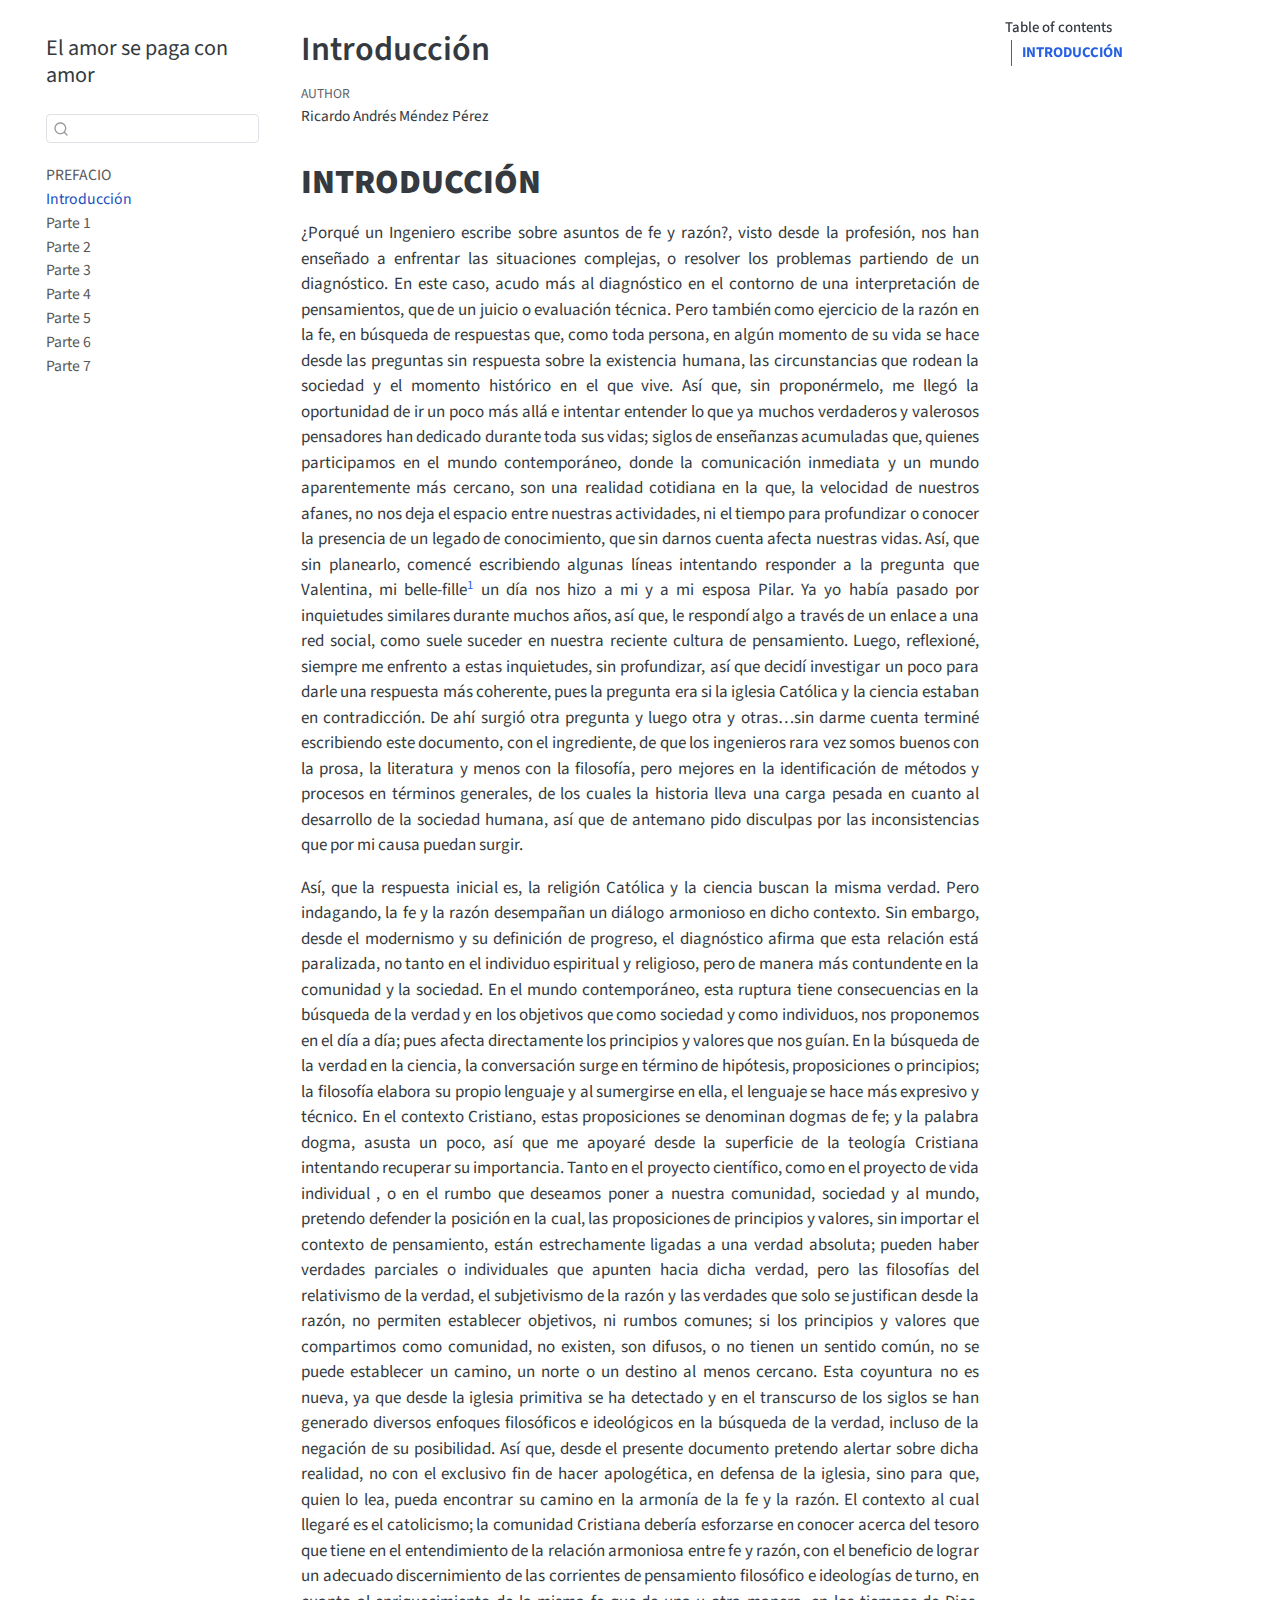
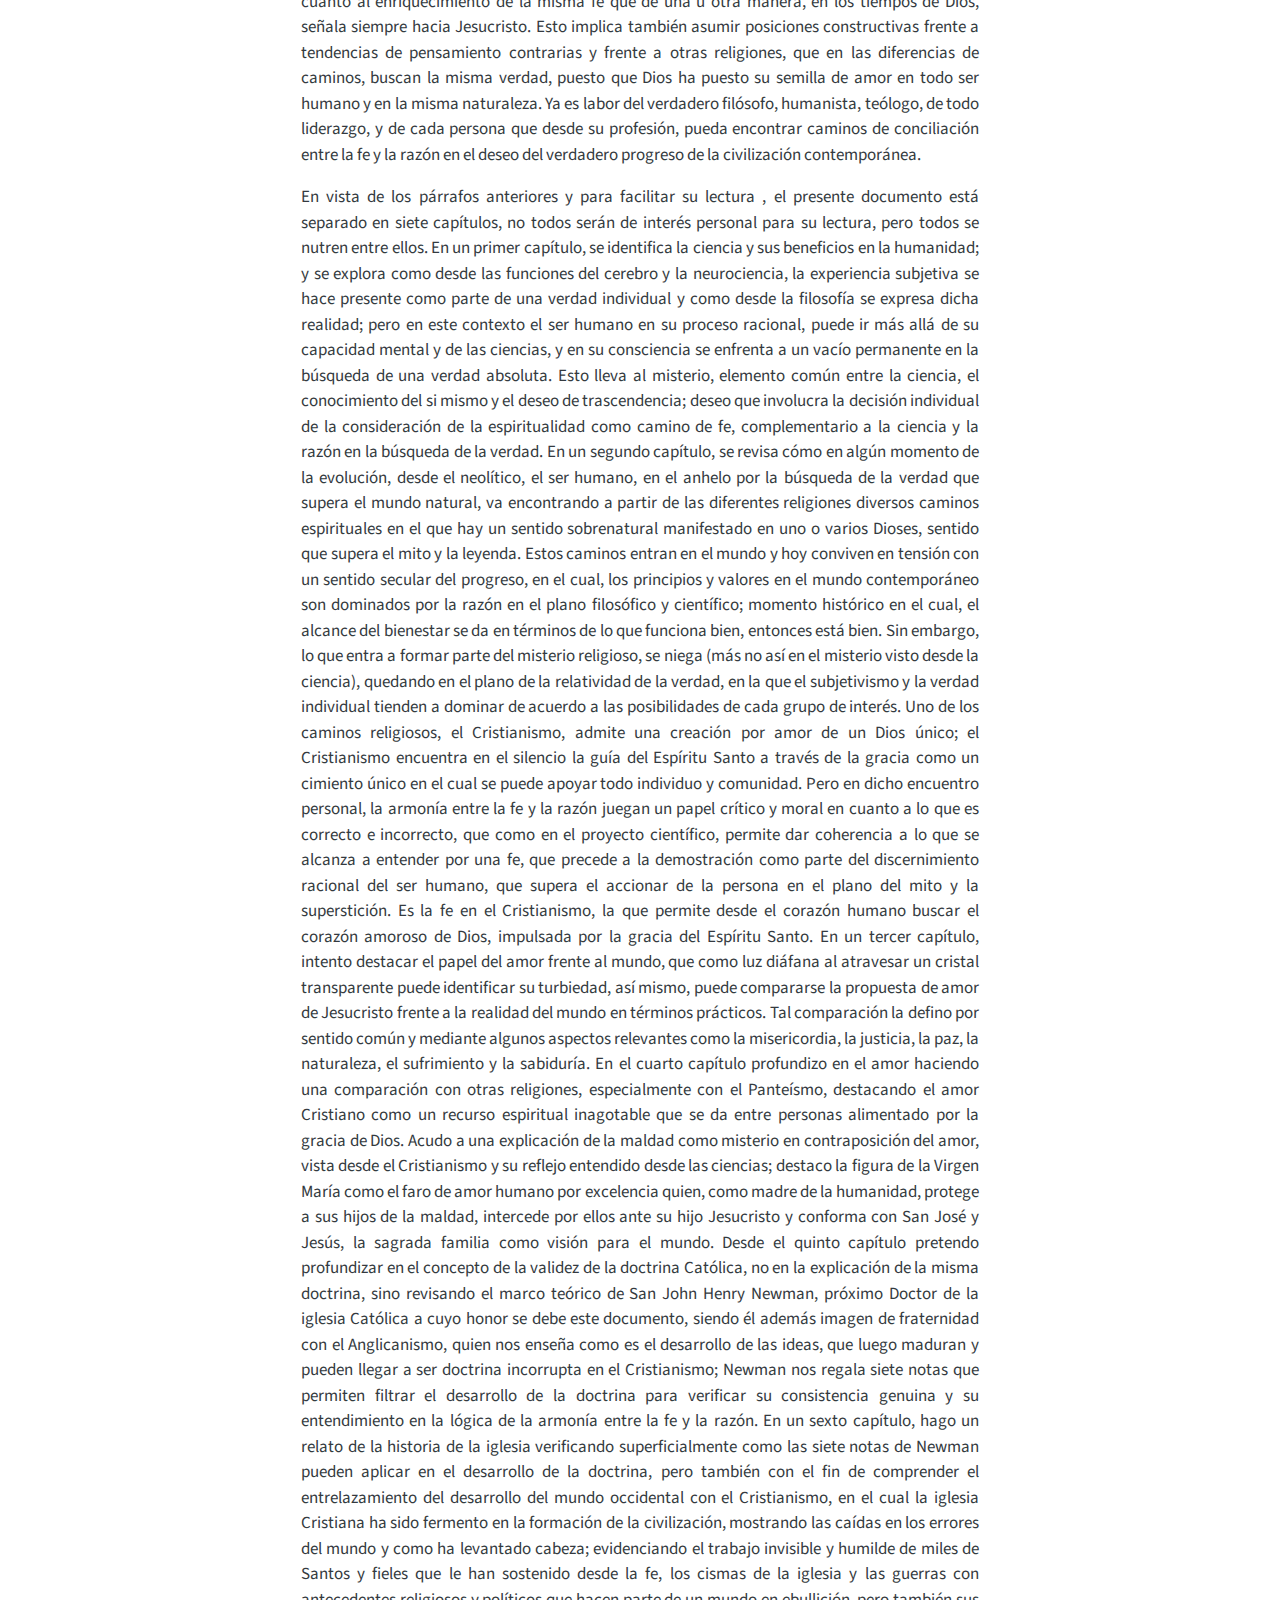
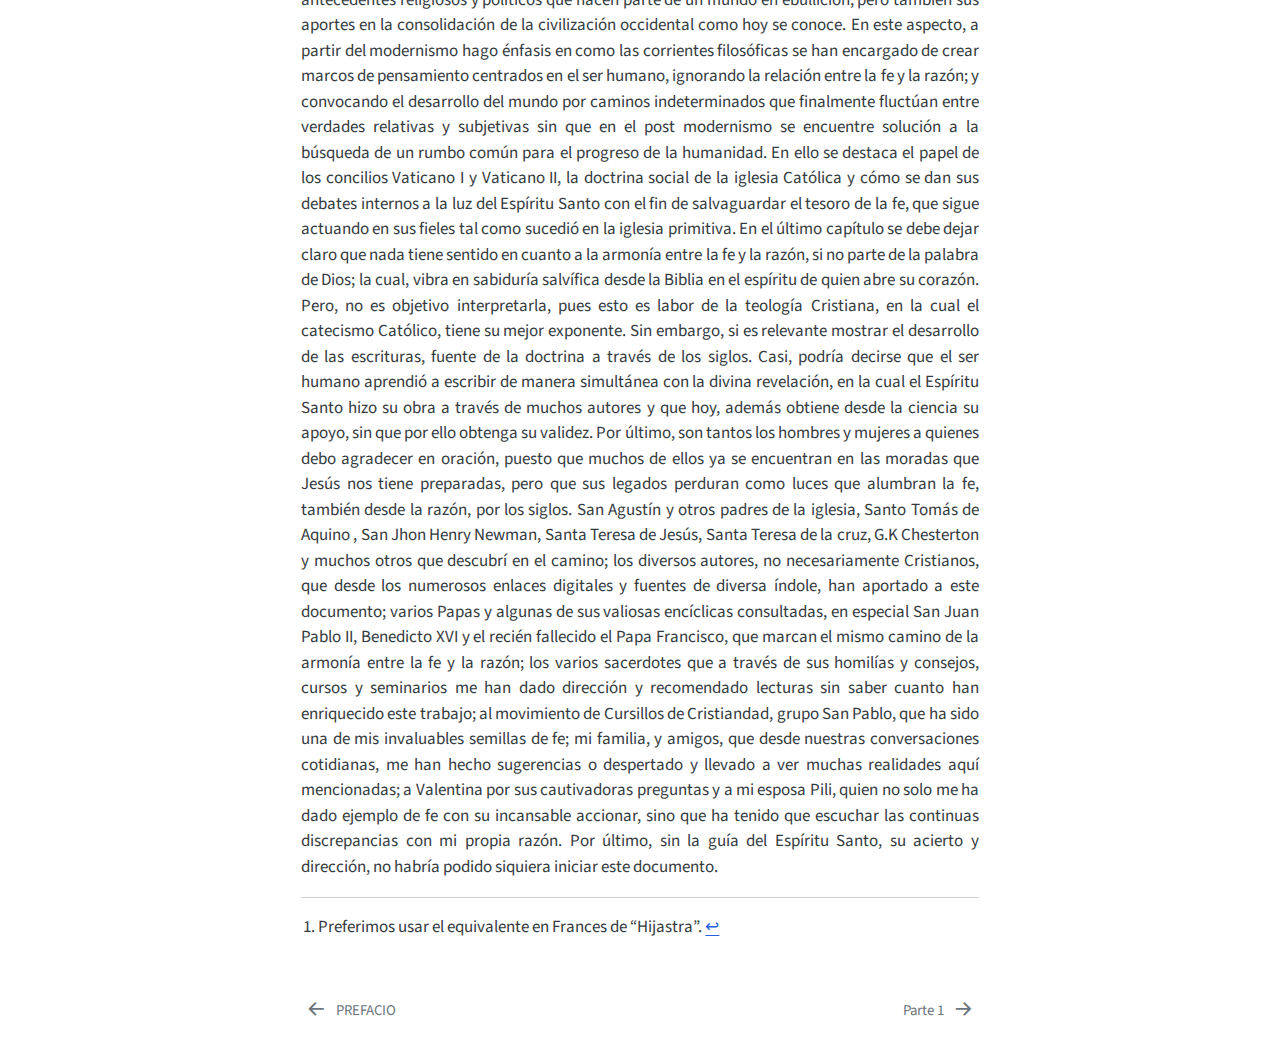
<file: _book/introduccion.html>
<!DOCTYPE html>
<html xmlns="http://www.w3.org/1999/xhtml" lang="en" xml:lang="en"><head>

<meta charset="utf-8">
<meta name="generator" content="quarto-1.7.32">

<meta name="viewport" content="width=device-width, initial-scale=1.0, user-scalable=yes">

<meta name="author" content="Ricardo Andrés Méndez Pérez">

<title>Introducción – El amor se paga con amor</title>
<style>
code{white-space: pre-wrap;}
span.smallcaps{font-variant: small-caps;}
div.columns{display: flex; gap: min(4vw, 1.5em);}
div.column{flex: auto; overflow-x: auto;}
div.hanging-indent{margin-left: 1.5em; text-indent: -1.5em;}
ul.task-list{list-style: none;}
ul.task-list li input[type="checkbox"] {
  width: 0.8em;
  margin: 0 0.8em 0.2em -1em; /* quarto-specific, see https://github.com/quarto-dev/quarto-cli/issues/4556 */ 
  vertical-align: middle;
}
</style>


<script src="site_libs/quarto-nav/quarto-nav.js"></script>
<script src="site_libs/quarto-nav/headroom.min.js"></script>
<script src="site_libs/clipboard/clipboard.min.js"></script>
<script src="site_libs/quarto-search/autocomplete.umd.js"></script>
<script src="site_libs/quarto-search/fuse.min.js"></script>
<script src="site_libs/quarto-search/quarto-search.js"></script>
<meta name="quarto:offset" content="./">
<link href="./capitulo_1.html" rel="next">
<link href="./index.html" rel="prev">
<script src="site_libs/quarto-html/quarto.js" type="module"></script>
<script src="site_libs/quarto-html/tabsets/tabsets.js" type="module"></script>
<script src="site_libs/quarto-html/popper.min.js"></script>
<script src="site_libs/quarto-html/tippy.umd.min.js"></script>
<script src="site_libs/quarto-html/anchor.min.js"></script>
<link href="site_libs/quarto-html/tippy.css" rel="stylesheet">
<link href="site_libs/quarto-html/quarto-syntax-highlighting-37eea08aefeeee20ff55810ff984fec1.css" rel="stylesheet" id="quarto-text-highlighting-styles">
<script src="site_libs/bootstrap/bootstrap.min.js"></script>
<link href="site_libs/bootstrap/bootstrap-icons.css" rel="stylesheet">
<link href="site_libs/bootstrap/bootstrap-c55e2a8d3ca46a35957dc526d18088b4.min.css" rel="stylesheet" append-hash="true" id="quarto-bootstrap" data-mode="light">
<script id="quarto-search-options" type="application/json">{
  "location": "sidebar",
  "copy-button": false,
  "collapse-after": 3,
  "panel-placement": "start",
  "type": "textbox",
  "limit": 50,
  "keyboard-shortcut": [
    "f",
    "/",
    "s"
  ],
  "show-item-context": false,
  "language": {
    "search-no-results-text": "No results",
    "search-matching-documents-text": "matching documents",
    "search-copy-link-title": "Copy link to search",
    "search-hide-matches-text": "Hide additional matches",
    "search-more-match-text": "more match in this document",
    "search-more-matches-text": "more matches in this document",
    "search-clear-button-title": "Clear",
    "search-text-placeholder": "",
    "search-detached-cancel-button-title": "Cancel",
    "search-submit-button-title": "Submit",
    "search-label": "Search"
  }
}</script>


<link rel="stylesheet" href="styles.css">
</head>

<body class="nav-sidebar floating quarto-light">

<div id="quarto-search-results"></div>
  <header id="quarto-header" class="headroom fixed-top">
  <nav class="quarto-secondary-nav">
    <div class="container-fluid d-flex">
      <button type="button" class="quarto-btn-toggle btn" data-bs-toggle="collapse" role="button" data-bs-target=".quarto-sidebar-collapse-item" aria-controls="quarto-sidebar" aria-expanded="false" aria-label="Toggle sidebar navigation" onclick="if (window.quartoToggleHeadroom) { window.quartoToggleHeadroom(); }">
        <i class="bi bi-layout-text-sidebar-reverse"></i>
      </button>
        <nav class="quarto-page-breadcrumbs" aria-label="breadcrumb"><ol class="breadcrumb"><li class="breadcrumb-item"><a href="./introduccion.html"><span class="chapter-title">Introducción</span></a></li></ol></nav>
        <a class="flex-grow-1" role="navigation" data-bs-toggle="collapse" data-bs-target=".quarto-sidebar-collapse-item" aria-controls="quarto-sidebar" aria-expanded="false" aria-label="Toggle sidebar navigation" onclick="if (window.quartoToggleHeadroom) { window.quartoToggleHeadroom(); }">      
        </a>
      <button type="button" class="btn quarto-search-button" aria-label="Search" onclick="window.quartoOpenSearch();">
        <i class="bi bi-search"></i>
      </button>
    </div>
  </nav>
</header>
<!-- content -->
<div id="quarto-content" class="quarto-container page-columns page-rows-contents page-layout-article">
<!-- sidebar -->
  <nav id="quarto-sidebar" class="sidebar collapse collapse-horizontal quarto-sidebar-collapse-item sidebar-navigation floating overflow-auto">
    <div class="pt-lg-2 mt-2 text-left sidebar-header">
    <div class="sidebar-title mb-0 py-0">
      <a href="./">El amor se paga con amor</a> 
    </div>
      </div>
        <div class="mt-2 flex-shrink-0 align-items-center">
        <div class="sidebar-search">
        <div id="quarto-search" class="" title="Search"></div>
        </div>
        </div>
    <div class="sidebar-menu-container"> 
    <ul class="list-unstyled mt-1">
        <li class="sidebar-item">
  <div class="sidebar-item-container"> 
  <a href="./index.html" class="sidebar-item-text sidebar-link"><span class="chapter-title">PREFACIO</span></a>
  </div>
</li>
        <li class="sidebar-item">
  <div class="sidebar-item-container"> 
  <a href="./introduccion.html" class="sidebar-item-text sidebar-link active"><span class="chapter-title">Introducción</span></a>
  </div>
</li>
        <li class="sidebar-item">
  <div class="sidebar-item-container"> 
  <a href="./capitulo_1.html" class="sidebar-item-text sidebar-link"><span class="chapter-title">Parte 1</span></a>
  </div>
</li>
        <li class="sidebar-item">
  <div class="sidebar-item-container"> 
  <a href="./capitulo_2.html" class="sidebar-item-text sidebar-link"><span class="chapter-title">Parte 2</span></a>
  </div>
</li>
        <li class="sidebar-item">
  <div class="sidebar-item-container"> 
  <a href="./capitulo_3.html" class="sidebar-item-text sidebar-link"><span class="chapter-title">Parte 3</span></a>
  </div>
</li>
        <li class="sidebar-item">
  <div class="sidebar-item-container"> 
  <a href="./capitulo_4.html" class="sidebar-item-text sidebar-link"><span class="chapter-title">Parte 4</span></a>
  </div>
</li>
        <li class="sidebar-item">
  <div class="sidebar-item-container"> 
  <a href="./capitulo_5.html" class="sidebar-item-text sidebar-link"><span class="chapter-title">Parte 5</span></a>
  </div>
</li>
        <li class="sidebar-item">
  <div class="sidebar-item-container"> 
  <a href="./capitulo_6.html" class="sidebar-item-text sidebar-link"><span class="chapter-title">Parte 6</span></a>
  </div>
</li>
        <li class="sidebar-item">
  <div class="sidebar-item-container"> 
  <a href="./capitulo_7.html" class="sidebar-item-text sidebar-link"><span class="chapter-title">Parte 7</span></a>
  </div>
</li>
    </ul>
    </div>
</nav>
<div id="quarto-sidebar-glass" class="quarto-sidebar-collapse-item" data-bs-toggle="collapse" data-bs-target=".quarto-sidebar-collapse-item"></div>
<!-- margin-sidebar -->
    <div id="quarto-margin-sidebar" class="sidebar margin-sidebar">
        <nav id="TOC" role="doc-toc" class="toc-active">
    <h2 id="toc-title">Table of contents</h2>
   
  <ul>
  <li><a href="#introducción" id="toc-introducción" class="nav-link active" data-scroll-target="#introducción"><strong>INTRODUCCIÓN</strong></a></li>
  </ul>
</nav>
    </div>
<!-- main -->
<main class="content" id="quarto-document-content">

<header id="title-block-header" class="quarto-title-block default">
<div class="quarto-title">
<h1 class="title"><span class="chapter-title">Introducción</span></h1>
</div>



<div class="quarto-title-meta">

    <div>
    <div class="quarto-title-meta-heading">Author</div>
    <div class="quarto-title-meta-contents">
             <p>Ricardo Andrés Méndez Pérez </p>
          </div>
  </div>
    
  
    
  </div>
  


</header>


<section id="introducción" class="level1">
<h1><strong>INTRODUCCIÓN</strong></h1>
<p>¿Porqué un Ingeniero escribe sobre asuntos de fe y razón?, visto desde la profesión, nos han enseñado a enfrentar las situaciones complejas, o resolver los problemas partiendo de un diagnóstico. En este caso, acudo más al diagnóstico en el contorno de una interpretación de pensamientos, que de un juicio o evaluación técnica. Pero también como ejercicio de la razón en la fe, en búsqueda de respuestas que, como toda persona, en algún momento de su vida se hace desde las preguntas sin respuesta sobre la existencia humana, las circunstancias que rodean la sociedad y el momento histórico en el que vive. Así que, sin proponérmelo, me llegó la oportunidad de ir un poco más allá e intentar entender lo que ya muchos verdaderos y valerosos pensadores han dedicado durante toda sus vidas; siglos de enseñanzas acumuladas que, quienes participamos en el mundo contemporáneo, donde la comunicación inmediata y un mundo aparentemente más cercano, son una realidad cotidiana en la que, la velocidad de nuestros afanes, no nos deja el espacio entre nuestras actividades, ni el tiempo para profundizar o conocer la presencia de un legado de conocimiento, que sin darnos cuenta afecta nuestras vidas. Así, que sin planearlo, comencé escribiendo algunas líneas intentando responder a la pregunta que Valentina, mi belle-fille<a href="#fn1" class="footnote-ref" id="fnref1" role="doc-noteref"><sup>1</sup></a> un día nos hizo a mi y a mi esposa Pilar. Ya yo había pasado por inquietudes similares durante muchos años, así que, le respondí algo a través de un enlace a una red social, como suele suceder en nuestra reciente cultura de pensamiento. Luego, reflexioné, siempre me enfrento a estas inquietudes, sin profundizar, así que decidí investigar un poco para darle una respuesta más coherente, pues la pregunta era si la iglesia Católica y la ciencia estaban en contradicción. De ahí surgió otra pregunta y luego otra y otras…sin darme cuenta terminé escribiendo este documento, con el ingrediente, de que los ingenieros rara vez somos buenos con la prosa, la literatura y menos con la filosofía, pero mejores en la identificación de métodos y procesos en términos generales, de los cuales la historia lleva una carga pesada en cuanto al desarrollo de la sociedad humana, así que de antemano pido disculpas por las inconsistencias que por mi causa puedan surgir.</p>
<p>Así, que la respuesta inicial es, la religión Católica y la ciencia buscan la misma verdad. Pero indagando, la fe y la razón desempañan un diálogo armonioso en dicho contexto. Sin embargo, desde el modernismo y su definición de progreso, el diagnóstico afirma que esta relación está paralizada, no tanto en el individuo espiritual y religioso, pero de manera más contundente en la comunidad y la sociedad. En el mundo contemporáneo, esta ruptura tiene consecuencias en la búsqueda de la verdad y en los objetivos que como sociedad y como individuos, nos proponemos en el día a día; pues afecta directamente los principios y valores que nos guían. En la búsqueda de la verdad en la ciencia, la conversación surge en término de hipótesis, proposiciones o principios; la filosofía elabora su propio lenguaje y al sumergirse en ella, el lenguaje se hace más expresivo y técnico. En el contexto Cristiano, estas proposiciones se denominan dogmas de fe; y la palabra dogma, asusta un poco, así que me apoyaré desde la superficie de la teología Cristiana intentando recuperar su importancia. Tanto en el proyecto científico, como en el proyecto de vida individual , o en el rumbo que deseamos poner a nuestra comunidad, sociedad y al mundo, pretendo defender la posición en la cual, las proposiciones de principios y valores, sin importar el contexto de pensamiento, están estrechamente ligadas a una verdad absoluta; pueden haber verdades parciales o individuales que apunten hacia dicha verdad, pero las filosofías del relativismo de la verdad, el subjetivismo de la razón y las verdades que solo se justifican desde la razón, no permiten establecer objetivos, ni rumbos comunes; si los principios y valores que compartimos como comunidad, no existen, son difusos, o no tienen un sentido común, no se puede establecer un camino, un norte o un destino al menos cercano. Esta coyuntura no es nueva, ya que desde la iglesia primitiva se ha detectado y en el transcurso de los siglos se han generado diversos enfoques filosóficos e ideológicos en la búsqueda de la verdad, incluso de la negación de su posibilidad. Así que, desde el presente documento pretendo alertar sobre dicha realidad, no con el exclusivo fin de hacer apologética, en defensa de la iglesia, sino para que, quien lo lea, pueda encontrar su camino en la armonía de la fe y la razón. El contexto al cual llegaré es el catolicismo; la comunidad Cristiana debería esforzarse en conocer acerca del tesoro que tiene en el entendimiento de la relación armoniosa entre fe y razón, con el beneficio de lograr un adecuado discernimiento de las corrientes de pensamiento filosófico e ideologías de turno, en cuanto al enriquecimiento de la misma fe que de una u otra manera, en los tiempos de Dios, señala siempre hacia Jesucristo. Esto implica también asumir posiciones constructivas frente a tendencias de pensamiento contrarias y frente a otras religiones, que en las diferencias de caminos, buscan la misma verdad, puesto que Dios ha puesto su semilla de amor en todo ser humano y en la misma naturaleza. Ya es labor del verdadero filósofo, humanista, teólogo, de todo liderazgo, y de cada persona que desde su profesión, pueda encontrar caminos de conciliación entre la fe y la razón en el deseo del verdadero progreso de la civilización contemporánea.</p>
<p>En vista de los párrafos anteriores y para facilitar su lectura , el presente documento está separado en siete capítulos, no todos serán de interés personal para su lectura, pero todos se nutren entre ellos. En un primer capítulo, se identifica la ciencia y sus beneficios en la humanidad; y se explora como desde las funciones del cerebro y la neurociencia, la experiencia subjetiva se hace presente como parte de una verdad individual y como desde la filosofía se expresa dicha realidad; pero en este contexto el ser humano en su proceso racional, puede ir más allá de su capacidad mental y de las ciencias, y en su consciencia se enfrenta a un vacío permanente en la búsqueda de una verdad absoluta. Esto lleva al misterio, elemento común entre la ciencia, el conocimiento del si mismo y el deseo de trascendencia; deseo que involucra la decisión individual de la consideración de la espiritualidad como camino de fe, complementario a la ciencia y la razón en la búsqueda de la verdad. En un segundo capítulo, se revisa cómo en algún momento de la evolución, desde el neolítico, el ser humano, en el anhelo por la búsqueda de la verdad que supera el mundo natural, va encontrando a partir de las diferentes religiones diversos caminos espirituales en el que hay un sentido sobrenatural manifestado en uno o varios Dioses, sentido que supera el mito y la leyenda. Estos caminos entran en el mundo y hoy conviven en tensión con un sentido secular del progreso, en el cual, los principios y valores en el mundo contemporáneo son dominados por la razón en el plano filosófico y científico; momento histórico en el cual, el alcance del bienestar se da en términos de lo que funciona bien, entonces está bien. Sin embargo, lo que entra a formar parte del misterio religioso, se niega (más no así en el misterio visto desde la ciencia), quedando en el plano de la relatividad de la verdad, en la que el subjetivismo y la verdad individual tienden a dominar de acuerdo a las posibilidades de cada grupo de interés. Uno de los caminos religiosos, el Cristianismo, admite una creación por amor de un Dios único; el Cristianismo encuentra en el silencio la guía del Espíritu Santo a través de la gracia como un cimiento único en el cual se puede apoyar todo individuo y comunidad. Pero en dicho encuentro personal, la armonía entre la fe y la razón juegan un papel crítico y moral en cuanto a lo que es correcto e incorrecto, que como en el proyecto científico, permite dar coherencia a lo que se alcanza a entender por una fe, que precede a la demostración como parte del discernimiento racional del ser humano, que supera el accionar de la persona en el plano del mito y la superstición. Es la fe en el Cristianismo, la que permite desde el corazón humano buscar el corazón amoroso de Dios, impulsada por la gracia del Espíritu Santo. En un tercer capítulo, intento destacar el papel del amor frente al mundo, que como luz diáfana al atravesar un cristal transparente puede identificar su turbiedad, así mismo, puede compararse la propuesta de amor de Jesucristo frente a la realidad del mundo en términos prácticos. Tal comparación la defino por sentido común y mediante algunos aspectos relevantes como la misericordia, la justicia, la paz, la naturaleza, el sufrimiento y la sabiduría. En el cuarto capítulo profundizo en el amor haciendo una comparación con otras religiones, especialmente con el Panteísmo, destacando el amor Cristiano como un recurso espiritual inagotable que se da entre personas alimentado por la gracia de Dios. Acudo a una explicación de la maldad como misterio en contraposición del amor, vista desde el Cristianismo y su reflejo entendido desde las ciencias; destaco la figura de la Virgen María como el faro de amor humano por excelencia quien, como madre de la humanidad, protege a sus hijos de la maldad, intercede por ellos ante su hijo Jesucristo y conforma con San José y Jesús, la sagrada familia como visión para el mundo. Desde el quinto capítulo pretendo profundizar en el concepto de la validez de la doctrina Católica, no en la explicación de la misma doctrina, sino revisando el marco teórico de San John Henry Newman, próximo Doctor de la iglesia Católica a cuyo honor se debe este documento, siendo él además imagen de fraternidad con el Anglicanismo, quien nos enseña como es el desarrollo de las ideas, que luego maduran y pueden llegar a ser doctrina incorrupta en el Cristianismo; Newman nos regala siete notas que permiten filtrar el desarrollo de la doctrina para verificar su consistencia genuina y su entendimiento en la lógica de la armonía entre la fe y la razón. En un sexto capítulo, hago un relato de la historia de la iglesia verificando superficialmente como las siete notas de Newman pueden aplicar en el desarrollo de la doctrina, pero también con el fin de comprender el entrelazamiento del desarrollo del mundo occidental con el Cristianismo, en el cual la iglesia Cristiana ha sido fermento en la formación de la civilización, mostrando las caídas en los errores del mundo y como ha levantado cabeza; evidenciando el trabajo invisible y humilde de miles de Santos y fieles que le han sostenido desde la fe, los cismas de la iglesia y las guerras con antecedentes religiosos y políticos que hacen parte de un mundo en ebullición, pero también sus aportes en la consolidación de la civilización occidental como hoy se conoce. En este aspecto, a partir del modernismo hago énfasis en como las corrientes filosóficas se han encargado de crear marcos de pensamiento centrados en el ser humano, ignorando la relación entre la fe y la razón; y convocando el desarrollo del mundo por caminos indeterminados que finalmente fluctúan entre verdades relativas y subjetivas sin que en el post modernismo se encuentre solución a la búsqueda de un rumbo común para el progreso de la humanidad. En ello se destaca el papel de los concilios Vaticano I y Vaticano II, la doctrina social de la iglesia Católica y cómo se dan sus debates internos a la luz del Espíritu Santo con el fin de salvaguardar el tesoro de la fe, que sigue actuando en sus fieles tal como sucedió en la iglesia primitiva. En el último capítulo se debe dejar claro que nada tiene sentido en cuanto a la armonía entre la fe y la razón, si no parte de la palabra de Dios; la cual, vibra en sabiduría salvífica desde la Biblia en el espíritu de quien abre su corazón. Pero, no es objetivo interpretarla, pues esto es labor de la teología Cristiana, en la cual el catecismo Católico, tiene su mejor exponente. Sin embargo, si es relevante mostrar el desarrollo de las escrituras, fuente de la doctrina a través de los siglos. Casi, podría decirse que el ser humano aprendió a escribir de manera simultánea con la divina revelación, en la cual el Espíritu Santo hizo su obra a través de muchos autores y que hoy, además obtiene desde la ciencia su apoyo, sin que por ello obtenga su validez. Por último, son tantos los hombres y mujeres a quienes debo agradecer en oración, puesto que muchos de ellos ya se encuentran en las moradas que Jesús nos tiene preparadas, pero que sus legados perduran como luces que alumbran la fe, también desde la razón, por los siglos. San Agustín y otros padres de la iglesia, Santo Tomás de Aquino , San Jhon Henry Newman, Santa Teresa de Jesús, Santa Teresa de la cruz, G.K Chesterton y muchos otros que descubrí en el camino; los diversos autores, no necesariamente Cristianos, que desde los numerosos enlaces digitales y fuentes de diversa índole, han aportado a este documento; varios Papas y algunas de sus valiosas encíclicas consultadas, en especial San Juan Pablo II, Benedicto XVI y el recién fallecido el Papa Francisco, que marcan el mismo camino de la armonía entre la fe y la razón; los varios sacerdotes que a través de sus homilías y consejos, cursos y seminarios me han dado dirección y recomendado lecturas sin saber cuanto han enriquecido este trabajo; al movimiento de Cursillos de Cristiandad, grupo San Pablo, que ha sido una de mis invaluables semillas de fe; mi familia, y amigos, que desde nuestras conversaciones cotidianas, me han hecho sugerencias o despertado y llevado a ver muchas realidades aquí mencionadas; a Valentina por sus cautivadoras preguntas y a mi esposa Pili, quien no solo me ha dado ejemplo de fe con su incansable accionar, sino que ha tenido que escuchar las continuas discrepancias con mi propia razón. Por último, sin la guía del Espíritu Santo, su acierto y dirección, no habría podido siquiera iniciar este documento.</p>


</section>
<section id="footnotes" class="footnotes footnotes-end-of-document" role="doc-endnotes">
<hr>
<ol>
<li id="fn1"><p>Preferimos usar el equivalente en Frances de “Hijastra”.<a href="#fnref1" class="footnote-back" role="doc-backlink">↩︎</a></p></li>
</ol>
</section>

</main> <!-- /main -->
<script id="quarto-html-after-body" type="application/javascript">
  window.document.addEventListener("DOMContentLoaded", function (event) {
    const icon = "";
    const anchorJS = new window.AnchorJS();
    anchorJS.options = {
      placement: 'right',
      icon: icon
    };
    anchorJS.add('.anchored');
    const isCodeAnnotation = (el) => {
      for (const clz of el.classList) {
        if (clz.startsWith('code-annotation-')) {                     
          return true;
        }
      }
      return false;
    }
    const onCopySuccess = function(e) {
      // button target
      const button = e.trigger;
      // don't keep focus
      button.blur();
      // flash "checked"
      button.classList.add('code-copy-button-checked');
      var currentTitle = button.getAttribute("title");
      button.setAttribute("title", "Copied!");
      let tooltip;
      if (window.bootstrap) {
        button.setAttribute("data-bs-toggle", "tooltip");
        button.setAttribute("data-bs-placement", "left");
        button.setAttribute("data-bs-title", "Copied!");
        tooltip = new bootstrap.Tooltip(button, 
          { trigger: "manual", 
            customClass: "code-copy-button-tooltip",
            offset: [0, -8]});
        tooltip.show();    
      }
      setTimeout(function() {
        if (tooltip) {
          tooltip.hide();
          button.removeAttribute("data-bs-title");
          button.removeAttribute("data-bs-toggle");
          button.removeAttribute("data-bs-placement");
        }
        button.setAttribute("title", currentTitle);
        button.classList.remove('code-copy-button-checked');
      }, 1000);
      // clear code selection
      e.clearSelection();
    }
    const getTextToCopy = function(trigger) {
        const codeEl = trigger.previousElementSibling.cloneNode(true);
        for (const childEl of codeEl.children) {
          if (isCodeAnnotation(childEl)) {
            childEl.remove();
          }
        }
        return codeEl.innerText;
    }
    const clipboard = new window.ClipboardJS('.code-copy-button:not([data-in-quarto-modal])', {
      text: getTextToCopy
    });
    clipboard.on('success', onCopySuccess);
    if (window.document.getElementById('quarto-embedded-source-code-modal')) {
      const clipboardModal = new window.ClipboardJS('.code-copy-button[data-in-quarto-modal]', {
        text: getTextToCopy,
        container: window.document.getElementById('quarto-embedded-source-code-modal')
      });
      clipboardModal.on('success', onCopySuccess);
    }
      var localhostRegex = new RegExp(/^(?:http|https):\/\/localhost\:?[0-9]*\//);
      var mailtoRegex = new RegExp(/^mailto:/);
        var filterRegex = new RegExp('/' + window.location.host + '/');
      var isInternal = (href) => {
          return filterRegex.test(href) || localhostRegex.test(href) || mailtoRegex.test(href);
      }
      // Inspect non-navigation links and adorn them if external
     var links = window.document.querySelectorAll('a[href]:not(.nav-link):not(.navbar-brand):not(.toc-action):not(.sidebar-link):not(.sidebar-item-toggle):not(.pagination-link):not(.no-external):not([aria-hidden]):not(.dropdown-item):not(.quarto-navigation-tool):not(.about-link)');
      for (var i=0; i<links.length; i++) {
        const link = links[i];
        if (!isInternal(link.href)) {
          // undo the damage that might have been done by quarto-nav.js in the case of
          // links that we want to consider external
          if (link.dataset.originalHref !== undefined) {
            link.href = link.dataset.originalHref;
          }
        }
      }
    function tippyHover(el, contentFn, onTriggerFn, onUntriggerFn) {
      const config = {
        allowHTML: true,
        maxWidth: 500,
        delay: 100,
        arrow: false,
        appendTo: function(el) {
            return el.parentElement;
        },
        interactive: true,
        interactiveBorder: 10,
        theme: 'quarto',
        placement: 'bottom-start',
      };
      if (contentFn) {
        config.content = contentFn;
      }
      if (onTriggerFn) {
        config.onTrigger = onTriggerFn;
      }
      if (onUntriggerFn) {
        config.onUntrigger = onUntriggerFn;
      }
      window.tippy(el, config); 
    }
    const noterefs = window.document.querySelectorAll('a[role="doc-noteref"]');
    for (var i=0; i<noterefs.length; i++) {
      const ref = noterefs[i];
      tippyHover(ref, function() {
        // use id or data attribute instead here
        let href = ref.getAttribute('data-footnote-href') || ref.getAttribute('href');
        try { href = new URL(href).hash; } catch {}
        const id = href.replace(/^#\/?/, "");
        const note = window.document.getElementById(id);
        if (note) {
          return note.innerHTML;
        } else {
          return "";
        }
      });
    }
    const xrefs = window.document.querySelectorAll('a.quarto-xref');
    const processXRef = (id, note) => {
      // Strip column container classes
      const stripColumnClz = (el) => {
        el.classList.remove("page-full", "page-columns");
        if (el.children) {
          for (const child of el.children) {
            stripColumnClz(child);
          }
        }
      }
      stripColumnClz(note)
      if (id === null || id.startsWith('sec-')) {
        // Special case sections, only their first couple elements
        const container = document.createElement("div");
        if (note.children && note.children.length > 2) {
          container.appendChild(note.children[0].cloneNode(true));
          for (let i = 1; i < note.children.length; i++) {
            const child = note.children[i];
            if (child.tagName === "P" && child.innerText === "") {
              continue;
            } else {
              container.appendChild(child.cloneNode(true));
              break;
            }
          }
          if (window.Quarto?.typesetMath) {
            window.Quarto.typesetMath(container);
          }
          return container.innerHTML
        } else {
          if (window.Quarto?.typesetMath) {
            window.Quarto.typesetMath(note);
          }
          return note.innerHTML;
        }
      } else {
        // Remove any anchor links if they are present
        const anchorLink = note.querySelector('a.anchorjs-link');
        if (anchorLink) {
          anchorLink.remove();
        }
        if (window.Quarto?.typesetMath) {
          window.Quarto.typesetMath(note);
        }
        if (note.classList.contains("callout")) {
          return note.outerHTML;
        } else {
          return note.innerHTML;
        }
      }
    }
    for (var i=0; i<xrefs.length; i++) {
      const xref = xrefs[i];
      tippyHover(xref, undefined, function(instance) {
        instance.disable();
        let url = xref.getAttribute('href');
        let hash = undefined; 
        if (url.startsWith('#')) {
          hash = url;
        } else {
          try { hash = new URL(url).hash; } catch {}
        }
        if (hash) {
          const id = hash.replace(/^#\/?/, "");
          const note = window.document.getElementById(id);
          if (note !== null) {
            try {
              const html = processXRef(id, note.cloneNode(true));
              instance.setContent(html);
            } finally {
              instance.enable();
              instance.show();
            }
          } else {
            // See if we can fetch this
            fetch(url.split('#')[0])
            .then(res => res.text())
            .then(html => {
              const parser = new DOMParser();
              const htmlDoc = parser.parseFromString(html, "text/html");
              const note = htmlDoc.getElementById(id);
              if (note !== null) {
                const html = processXRef(id, note);
                instance.setContent(html);
              } 
            }).finally(() => {
              instance.enable();
              instance.show();
            });
          }
        } else {
          // See if we can fetch a full url (with no hash to target)
          // This is a special case and we should probably do some content thinning / targeting
          fetch(url)
          .then(res => res.text())
          .then(html => {
            const parser = new DOMParser();
            const htmlDoc = parser.parseFromString(html, "text/html");
            const note = htmlDoc.querySelector('main.content');
            if (note !== null) {
              // This should only happen for chapter cross references
              // (since there is no id in the URL)
              // remove the first header
              if (note.children.length > 0 && note.children[0].tagName === "HEADER") {
                note.children[0].remove();
              }
              const html = processXRef(null, note);
              instance.setContent(html);
            } 
          }).finally(() => {
            instance.enable();
            instance.show();
          });
        }
      }, function(instance) {
      });
    }
        let selectedAnnoteEl;
        const selectorForAnnotation = ( cell, annotation) => {
          let cellAttr = 'data-code-cell="' + cell + '"';
          let lineAttr = 'data-code-annotation="' +  annotation + '"';
          const selector = 'span[' + cellAttr + '][' + lineAttr + ']';
          return selector;
        }
        const selectCodeLines = (annoteEl) => {
          const doc = window.document;
          const targetCell = annoteEl.getAttribute("data-target-cell");
          const targetAnnotation = annoteEl.getAttribute("data-target-annotation");
          const annoteSpan = window.document.querySelector(selectorForAnnotation(targetCell, targetAnnotation));
          const lines = annoteSpan.getAttribute("data-code-lines").split(",");
          const lineIds = lines.map((line) => {
            return targetCell + "-" + line;
          })
          let top = null;
          let height = null;
          let parent = null;
          if (lineIds.length > 0) {
              //compute the position of the single el (top and bottom and make a div)
              const el = window.document.getElementById(lineIds[0]);
              top = el.offsetTop;
              height = el.offsetHeight;
              parent = el.parentElement.parentElement;
            if (lineIds.length > 1) {
              const lastEl = window.document.getElementById(lineIds[lineIds.length - 1]);
              const bottom = lastEl.offsetTop + lastEl.offsetHeight;
              height = bottom - top;
            }
            if (top !== null && height !== null && parent !== null) {
              // cook up a div (if necessary) and position it 
              let div = window.document.getElementById("code-annotation-line-highlight");
              if (div === null) {
                div = window.document.createElement("div");
                div.setAttribute("id", "code-annotation-line-highlight");
                div.style.position = 'absolute';
                parent.appendChild(div);
              }
              div.style.top = top - 2 + "px";
              div.style.height = height + 4 + "px";
              div.style.left = 0;
              let gutterDiv = window.document.getElementById("code-annotation-line-highlight-gutter");
              if (gutterDiv === null) {
                gutterDiv = window.document.createElement("div");
                gutterDiv.setAttribute("id", "code-annotation-line-highlight-gutter");
                gutterDiv.style.position = 'absolute';
                const codeCell = window.document.getElementById(targetCell);
                const gutter = codeCell.querySelector('.code-annotation-gutter');
                gutter.appendChild(gutterDiv);
              }
              gutterDiv.style.top = top - 2 + "px";
              gutterDiv.style.height = height + 4 + "px";
            }
            selectedAnnoteEl = annoteEl;
          }
        };
        const unselectCodeLines = () => {
          const elementsIds = ["code-annotation-line-highlight", "code-annotation-line-highlight-gutter"];
          elementsIds.forEach((elId) => {
            const div = window.document.getElementById(elId);
            if (div) {
              div.remove();
            }
          });
          selectedAnnoteEl = undefined;
        };
          // Handle positioning of the toggle
      window.addEventListener(
        "resize",
        throttle(() => {
          elRect = undefined;
          if (selectedAnnoteEl) {
            selectCodeLines(selectedAnnoteEl);
          }
        }, 10)
      );
      function throttle(fn, ms) {
      let throttle = false;
      let timer;
        return (...args) => {
          if(!throttle) { // first call gets through
              fn.apply(this, args);
              throttle = true;
          } else { // all the others get throttled
              if(timer) clearTimeout(timer); // cancel #2
              timer = setTimeout(() => {
                fn.apply(this, args);
                timer = throttle = false;
              }, ms);
          }
        };
      }
        // Attach click handler to the DT
        const annoteDls = window.document.querySelectorAll('dt[data-target-cell]');
        for (const annoteDlNode of annoteDls) {
          annoteDlNode.addEventListener('click', (event) => {
            const clickedEl = event.target;
            if (clickedEl !== selectedAnnoteEl) {
              unselectCodeLines();
              const activeEl = window.document.querySelector('dt[data-target-cell].code-annotation-active');
              if (activeEl) {
                activeEl.classList.remove('code-annotation-active');
              }
              selectCodeLines(clickedEl);
              clickedEl.classList.add('code-annotation-active');
            } else {
              // Unselect the line
              unselectCodeLines();
              clickedEl.classList.remove('code-annotation-active');
            }
          });
        }
    const findCites = (el) => {
      const parentEl = el.parentElement;
      if (parentEl) {
        const cites = parentEl.dataset.cites;
        if (cites) {
          return {
            el,
            cites: cites.split(' ')
          };
        } else {
          return findCites(el.parentElement)
        }
      } else {
        return undefined;
      }
    };
    var bibliorefs = window.document.querySelectorAll('a[role="doc-biblioref"]');
    for (var i=0; i<bibliorefs.length; i++) {
      const ref = bibliorefs[i];
      const citeInfo = findCites(ref);
      if (citeInfo) {
        tippyHover(citeInfo.el, function() {
          var popup = window.document.createElement('div');
          citeInfo.cites.forEach(function(cite) {
            var citeDiv = window.document.createElement('div');
            citeDiv.classList.add('hanging-indent');
            citeDiv.classList.add('csl-entry');
            var biblioDiv = window.document.getElementById('ref-' + cite);
            if (biblioDiv) {
              citeDiv.innerHTML = biblioDiv.innerHTML;
            }
            popup.appendChild(citeDiv);
          });
          return popup.innerHTML;
        });
      }
    }
  });
  </script>
<nav class="page-navigation">
  <div class="nav-page nav-page-previous">
      <a href="./index.html" class="pagination-link" aria-label="PREFACIO">
        <i class="bi bi-arrow-left-short"></i> <span class="nav-page-text"><span class="chapter-title">PREFACIO</span></span>
      </a>          
  </div>
  <div class="nav-page nav-page-next">
      <a href="./capitulo_1.html" class="pagination-link" aria-label="Parte 1">
        <span class="nav-page-text"><span class="chapter-title">Parte 1</span></span> <i class="bi bi-arrow-right-short"></i>
      </a>
  </div>
</nav>
</div> <!-- /content -->




</body></html>
</file>
<file: _book/site_libs/quarto-html/tippy.css>
.tippy-box[data-animation=fade][data-state=hidden]{opacity:0}[data-tippy-root]{max-width:calc(100vw - 10px)}.tippy-box{position:relative;background-color:#333;color:#fff;border-radius:4px;font-size:14px;line-height:1.4;white-space:normal;outline:0;transition-property:transform,visibility,opacity}.tippy-box[data-placement^=top]>.tippy-arrow{bottom:0}.tippy-box[data-placement^=top]>.tippy-arrow:before{bottom:-7px;left:0;border-width:8px 8px 0;border-top-color:initial;transform-origin:center top}.tippy-box[data-placement^=bottom]>.tippy-arrow{top:0}.tippy-box[data-placement^=bottom]>.tippy-arrow:before{top:-7px;left:0;border-width:0 8px 8px;border-bottom-color:initial;transform-origin:center bottom}.tippy-box[data-placement^=left]>.tippy-arrow{right:0}.tippy-box[data-placement^=left]>.tippy-arrow:before{border-width:8px 0 8px 8px;border-left-color:initial;right:-7px;transform-origin:center left}.tippy-box[data-placement^=right]>.tippy-arrow{left:0}.tippy-box[data-placement^=right]>.tippy-arrow:before{left:-7px;border-width:8px 8px 8px 0;border-right-color:initial;transform-origin:center right}.tippy-box[data-inertia][data-state=visible]{transition-timing-function:cubic-bezier(.54,1.5,.38,1.11)}.tippy-arrow{width:16px;height:16px;color:#333}.tippy-arrow:before{content:"";position:absolute;border-color:transparent;border-style:solid}.tippy-content{position:relative;padding:5px 9px;z-index:1}
</file>
<file: _book/site_libs/quarto-html/quarto-syntax-highlighting-37eea08aefeeee20ff55810ff984fec1.css>
/* quarto syntax highlight colors */
:root {
  --quarto-hl-ot-color: #003B4F;
  --quarto-hl-at-color: #657422;
  --quarto-hl-ss-color: #20794D;
  --quarto-hl-an-color: #5E5E5E;
  --quarto-hl-fu-color: #4758AB;
  --quarto-hl-st-color: #20794D;
  --quarto-hl-cf-color: #003B4F;
  --quarto-hl-op-color: #5E5E5E;
  --quarto-hl-er-color: #AD0000;
  --quarto-hl-bn-color: #AD0000;
  --quarto-hl-al-color: #AD0000;
  --quarto-hl-va-color: #111111;
  --quarto-hl-bu-color: inherit;
  --quarto-hl-ex-color: inherit;
  --quarto-hl-pp-color: #AD0000;
  --quarto-hl-in-color: #5E5E5E;
  --quarto-hl-vs-color: #20794D;
  --quarto-hl-wa-color: #5E5E5E;
  --quarto-hl-do-color: #5E5E5E;
  --quarto-hl-im-color: #00769E;
  --quarto-hl-ch-color: #20794D;
  --quarto-hl-dt-color: #AD0000;
  --quarto-hl-fl-color: #AD0000;
  --quarto-hl-co-color: #5E5E5E;
  --quarto-hl-cv-color: #5E5E5E;
  --quarto-hl-cn-color: #8f5902;
  --quarto-hl-sc-color: #5E5E5E;
  --quarto-hl-dv-color: #AD0000;
  --quarto-hl-kw-color: #003B4F;
}

/* other quarto variables */
:root {
  --quarto-font-monospace: SFMono-Regular, Menlo, Monaco, Consolas, "Liberation Mono", "Courier New", monospace;
}

/* syntax highlight based on Pandoc's rules */
pre > code.sourceCode > span {
  color: #003B4F;
}

code.sourceCode > span {
  color: #003B4F;
}

div.sourceCode,
div.sourceCode pre.sourceCode {
  color: #003B4F;
}

/* Normal */
code span {
  color: #003B4F;
}

/* Alert */
code span.al {
  color: #AD0000;
  font-style: inherit;
}

/* Annotation */
code span.an {
  color: #5E5E5E;
  font-style: inherit;
}

/* Attribute */
code span.at {
  color: #657422;
  font-style: inherit;
}

/* BaseN */
code span.bn {
  color: #AD0000;
  font-style: inherit;
}

/* BuiltIn */
code span.bu {
  font-style: inherit;
}

/* ControlFlow */
code span.cf {
  color: #003B4F;
  font-weight: bold;
  font-style: inherit;
}

/* Char */
code span.ch {
  color: #20794D;
  font-style: inherit;
}

/* Constant */
code span.cn {
  color: #8f5902;
  font-style: inherit;
}

/* Comment */
code span.co {
  color: #5E5E5E;
  font-style: inherit;
}

/* CommentVar */
code span.cv {
  color: #5E5E5E;
  font-style: italic;
}

/* Documentation */
code span.do {
  color: #5E5E5E;
  font-style: italic;
}

/* DataType */
code span.dt {
  color: #AD0000;
  font-style: inherit;
}

/* DecVal */
code span.dv {
  color: #AD0000;
  font-style: inherit;
}

/* Error */
code span.er {
  color: #AD0000;
  font-style: inherit;
}

/* Extension */
code span.ex {
  font-style: inherit;
}

/* Float */
code span.fl {
  color: #AD0000;
  font-style: inherit;
}

/* Function */
code span.fu {
  color: #4758AB;
  font-style: inherit;
}

/* Import */
code span.im {
  color: #00769E;
  font-style: inherit;
}

/* Information */
code span.in {
  color: #5E5E5E;
  font-style: inherit;
}

/* Keyword */
code span.kw {
  color: #003B4F;
  font-weight: bold;
  font-style: inherit;
}

/* Operator */
code span.op {
  color: #5E5E5E;
  font-style: inherit;
}

/* Other */
code span.ot {
  color: #003B4F;
  font-style: inherit;
}

/* Preprocessor */
code span.pp {
  color: #AD0000;
  font-style: inherit;
}

/* SpecialChar */
code span.sc {
  color: #5E5E5E;
  font-style: inherit;
}

/* SpecialString */
code span.ss {
  color: #20794D;
  font-style: inherit;
}

/* String */
code span.st {
  color: #20794D;
  font-style: inherit;
}

/* Variable */
code span.va {
  color: #111111;
  font-style: inherit;
}

/* VerbatimString */
code span.vs {
  color: #20794D;
  font-style: inherit;
}

/* Warning */
code span.wa {
  color: #5E5E5E;
  font-style: italic;
}

.prevent-inlining {
  content: "</";
}

/*# sourceMappingURL=27d3d809615f7771493d095567f04340.css.map */
</file>
<file: _book/styles.css>
p {
  text-align: justify;
}
</file>
